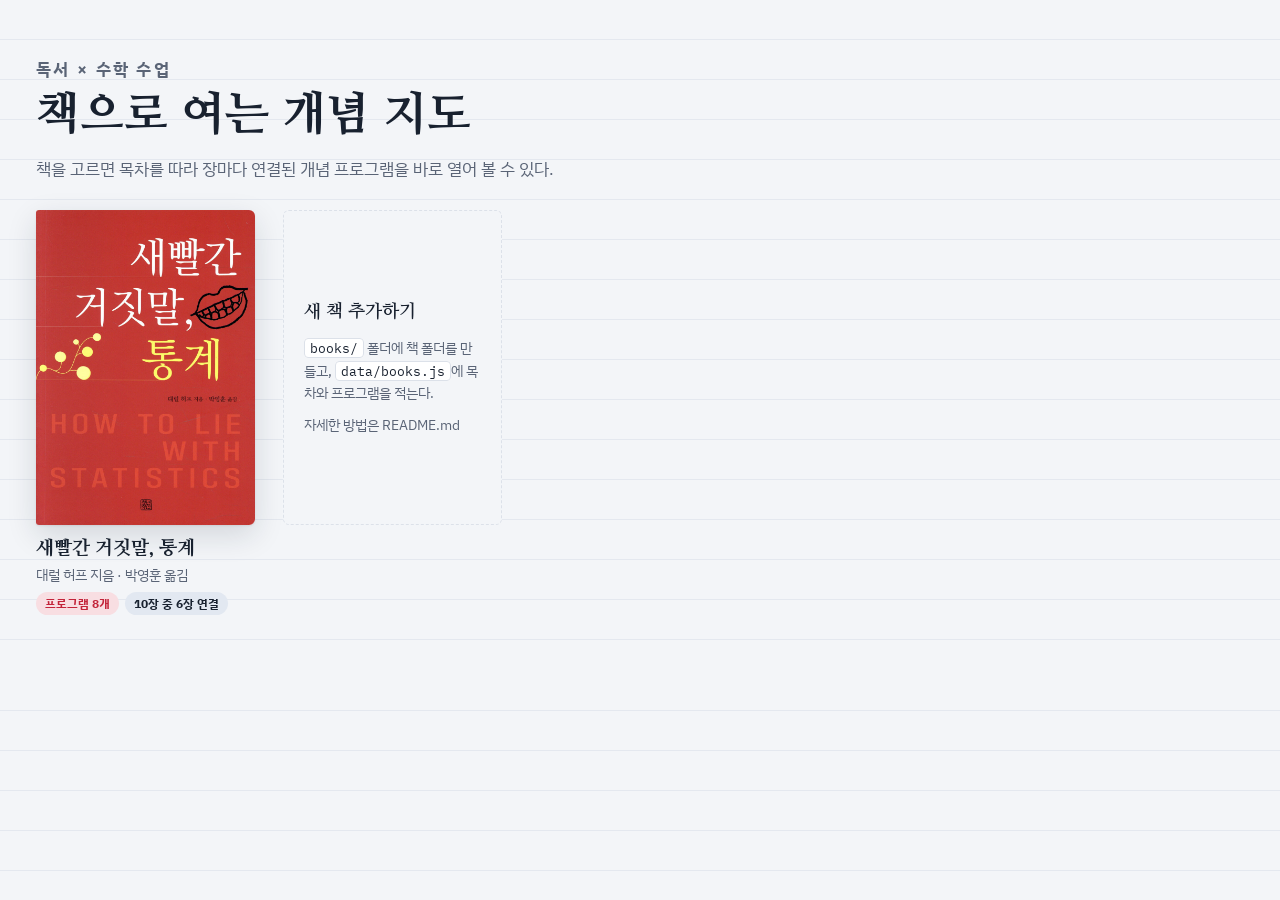
<file: works/book-concept-map/index.html>
<!doctype html>
<html lang="ko">
<head>
<meta charset="utf-8">
<meta name="viewport" content="width=device-width,initial-scale=1,viewport-fit=cover">
<title>책 개념 지도</title>
<link rel="preconnect" href="https://fonts.googleapis.com">
<link rel="preconnect" href="https://fonts.gstatic.com" crossorigin>
<link rel="stylesheet" href="https://fonts.googleapis.com/css2?family=IBM+Plex+Mono:wght@500;600&family=IBM+Plex+Sans+KR:wght@400;500;700&family=Nanum+Myeongjo:wght@700;800&family=Nanum+Pen+Script&display=swap">
<link rel="stylesheet" href="app.css">
</head>
<body>
<main id="app" class="wrap"></main>

<div class="viewer" id="viewer" hidden role="dialog" aria-modal="true" aria-labelledby="vTitle">
  <div class="vbar">
    <button class="btn" id="vClose">← 지도로</button>
    <div class="vhead">
      <span class="vch" id="vCh"></span>
      <span class="vtitle" id="vTitle"></span>
    </div>
    <div class="vnav">
      <button class="btn icon" id="vPrev" aria-label="이전 프로그램">‹</button>
      <button class="btn icon" id="vNext" aria-label="다음 프로그램">›</button>
      <a class="btn" id="vOpen" target="_blank" rel="noopener">새 창</a>
    </div>
  </div>
  <iframe id="vFrame" title="프로그램"></iframe>
</div>

<script src="data/books.js"></script>
<script src="app.js"></script>
</body>
</html>
</file>
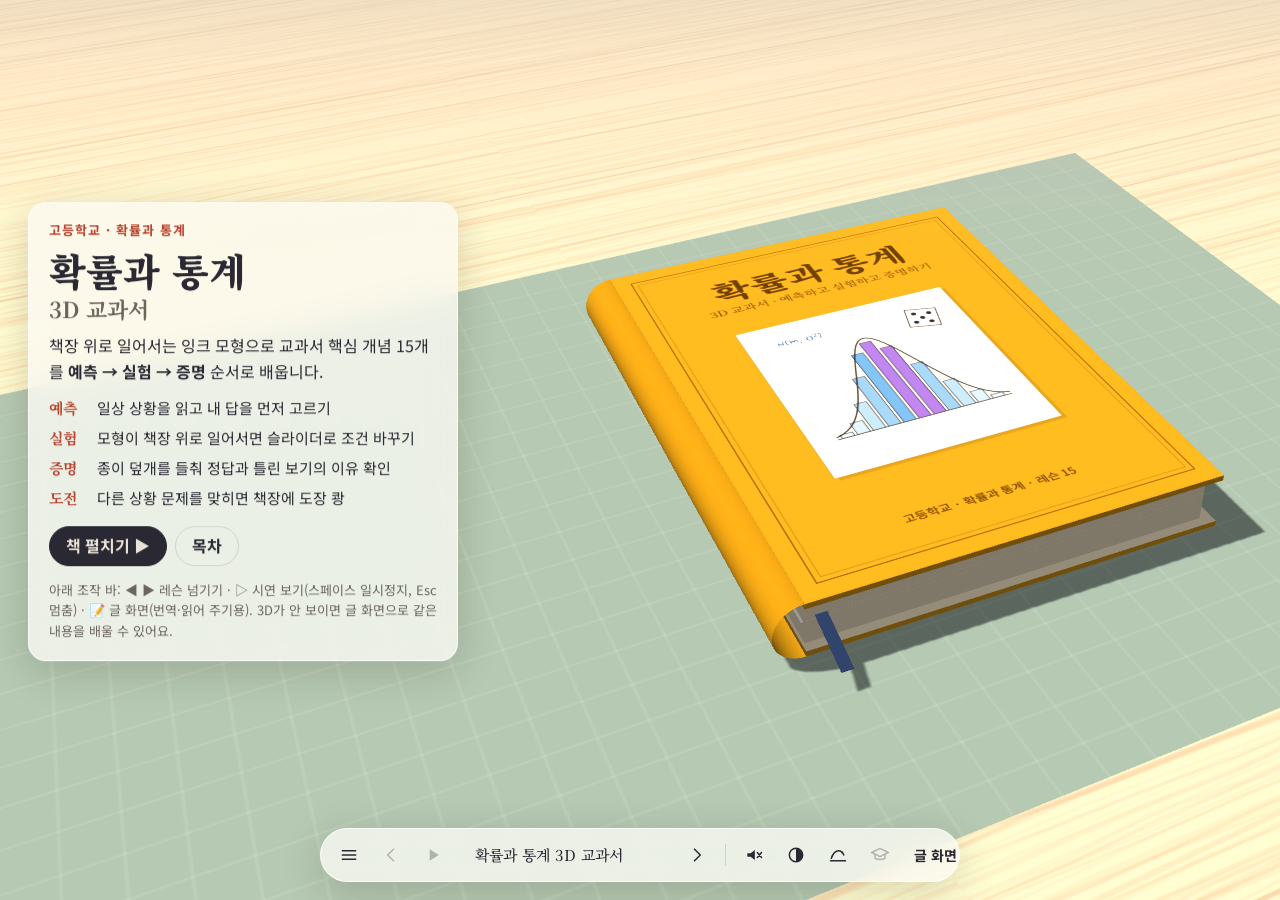
<file: works/prob-3d-textbook/index.html>
<!doctype html>
<html lang="ko">
<head>
<meta charset="utf-8">
<meta name="viewport" content="width=device-width, initial-scale=1">
<title>확률과 통계 3D 교과서</title>
<meta name="description" content="책상 위에 펼친 3D 책에서 확률과 통계(천재교육) 핵심 개념 15개를 예측 → 실험 → 증명 순서로 배웁니다.">
<link rel="preconnect" href="https://fonts.googleapis.com">
<link rel="preconnect" href="https://fonts.gstatic.com" crossorigin>
<link rel="stylesheet" href="https://fonts.googleapis.com/css2?family=Nanum+Pen+Script&family=Noto+Sans+KR:wght@400;500;700&family=Noto+Serif+KR:wght@400;700;900&display=swap">
<style>
:root {
  --bg: #e9e3d7; --ink: #2a2833; --muted: #6a655d; --line: rgba(42, 40, 51, .14);
  --glass: rgba(252, 250, 245, .78); --glassB: rgba(255, 255, 255, .7); --shadow: 0 10px 40px rgba(40, 30, 10, .18);
  --red: #b8432f; --blue: #2d5fa8; --gold: #d39a1a; --good: #2b8a57; --bad: #b8432f;
  --serif: "Noto Serif KR", "Nanum Myeongjo", "Batang", serif; --sans: "Noto Sans KR", "Malgun Gothic", "Apple SD Gothic Neo", sans-serif;
  --hand: "Nanum Pen Script", "Segoe Print", cursive;
  --sideW: min(390px, 34vw); --tryW: min(350px, 30vw);
}
@media (prefers-color-scheme: dark) {
  :root:not([data-theme="light"]) { --bg: #232227; --ink: #ecebf0; --muted: #aaa6b0; --line: rgba(255, 255, 255, .14); --glass: rgba(36, 35, 41, .8); --glassB: rgba(255, 255, 255, .12); --shadow: 0 10px 40px rgba(0, 0, 0, .45); --red: #e6735c; --blue: #7ea6e8; --good: #5cc48b; --bad: #e6735c; }
}
:root[data-theme="dark"] { --bg: #232227; --ink: #ecebf0; --muted: #aaa6b0; --line: rgba(255, 255, 255, .14); --glass: rgba(36, 35, 41, .8); --glassB: rgba(255, 255, 255, .12); --shadow: 0 10px 40px rgba(0, 0, 0, .45); --red: #e6735c; --blue: #7ea6e8; --good: #5cc48b; --bad: #e6735c; }

* { box-sizing: border-box; }
html, body { margin: 0; }
body { background: var(--bg); color: var(--ink); font: 16px/1.6 var(--sans); -webkit-font-smoothing: antialiased; }
button, input { font: inherit; color: inherit; }
.skip { position: absolute; left: -999px; top: 8px; z-index: 50; background: var(--ink); color: var(--bg); padding: 8px 12px; border-radius: 8px; }
.skip:focus { left: 8px; }
:focus-visible { outline: 3px solid var(--blue); outline-offset: 2px; }
[hidden] { display: none !important; }

/* ── 3D 무대 ── */
#stage3d { position: fixed; inset: 0; z-index: 0; }
#scene { width: 100%; height: 100%; display: block; touch-action: none; cursor: grab; }
#scene.drag { cursor: grabbing; }
#scene.hot { cursor: pointer; }
.loading { position: fixed; left: 50%; top: 46%; transform: translate(-50%, -50%); z-index: 1; font: 28px var(--hand); color: var(--muted); pointer-events: none; transition: opacity .6s; }
.loading.done { opacity: 0; }

/* ── 유리 패널 ── */
.glass { background: var(--glass); backdrop-filter: blur(16px) saturate(1.2); -webkit-backdrop-filter: blur(16px) saturate(1.2); border: 1px solid var(--glassB); box-shadow: var(--shadow); }
.panel { border-radius: 18px; padding: 18px 20px; position: relative; }
.kicker { margin: 0 0 6px; font: 700 13px/1.4 var(--sans); letter-spacing: .08em; color: var(--red); text-transform: uppercase; }
h1, h2, h3, h4 { font-family: var(--serif); line-height: 1.3; }
.x { position: absolute; top: 10px; right: 10px; width: 32px; height: 32px; border-radius: 50%; border: 0; background: transparent; cursor: pointer; color: var(--muted); font-size: 16px; }
.x:hover { background: var(--line); }
.row { display: flex; gap: 8px; align-items: center; }
.row.wrap { flex-wrap: wrap; }
.row.between { justify-content: space-between; }
.btn { border: 1px solid var(--line); background: transparent; border-radius: 999px; padding: 9px 16px; cursor: pointer; font-weight: 700; line-height: 1.2; }
.btn.sm { padding: 6px 12px; font-size: 14px; font-weight: 500; }
.btn.primary { background: var(--ink); color: var(--bg); border-color: var(--ink); }
.btn.primary:disabled { opacity: .35; cursor: not-allowed; }
.btn.ghost:hover { background: var(--line); }
.hint, .small { font-size: 14px; color: var(--muted); }
.lock { display: none; font-size: 14px; color: var(--muted); padding: 10px 12px; border: 1px dashed var(--line); border-radius: 12px; }

/* 표지 카드 */
.coverCard { position: fixed; left: 28px; top: 50%; transform: translateY(-54%); width: min(430px, calc(100vw - 32px)); z-index: 5; }
.coverCard h1 { margin: 2px 0 10px; font-size: 38px; font-weight: 900; }
.coverCard h1 span { display: block; font-size: 22px; font-weight: 700; color: var(--muted); }
.coverCard .lead { margin: 0 0 12px; }
.how { margin: 0 0 16px; padding: 0; list-style: none; display: grid; gap: 6px; font-size: 15px; }
.how b { display: inline-block; min-width: 44px; color: var(--red); font-family: var(--serif); }
.note { font-size: 13px; color: var(--muted); margin: 14px 0 0; }

/* 레슨 머리글: 책 화면에서는 숨김(책장에 인쇄됨) */
.lhead .concept { color: var(--muted); margin: 0 0 8px; }
.steps { display: flex; gap: 6px; padding: 0; margin: 8px 0 0; list-style: none; flex-wrap: wrap; }
.steps li { font-size: 13px; padding: 3px 10px; border-radius: 999px; border: 1px solid var(--line); color: var(--muted); }
.steps li.on { color: var(--ink); border-color: var(--ink); }
.steps li.cur { background: var(--ink); color: var(--bg); }

.situation { font-family: var(--serif); font-size: 17px; margin: 0 0 10px; }
.terms { margin: 0 0 10px; font-size: 14px; }
.terms summary { cursor: pointer; color: var(--muted); }
.terms dl { margin: 6px 0 0; display: grid; grid-template-columns: auto 1fr; gap: 4px 10px; }
.terms dt { font-weight: 700; }
.terms dd { margin: 0; }
fieldset.q { border: 0; padding: 0; margin: 0 0 12px; }
fieldset.q legend { font-family: var(--serif); font-weight: 700; font-size: 18px; margin-bottom: 8px; padding: 0; }
.opt { display: flex; gap: 10px; align-items: flex-start; padding: 9px 12px; border: 1px solid var(--line); border-radius: 12px; margin-bottom: 6px; cursor: pointer; background: rgba(255, 255, 255, .04); }
.opt:hover { border-color: var(--ink); }
.opt input { margin-top: 5px; accent-color: var(--blue); }
.opt .mark { font-family: var(--serif); color: var(--muted); }
.opt:has(input:checked) { border-color: var(--blue); box-shadow: inset 0 0 0 1px var(--blue); }
.opt:has(input:disabled) { cursor: default; }

/* 실험 */
.tryhead { display: flex; justify-content: space-between; align-items: center; }
#sliderLabel { font-weight: 700; display: block; margin-top: 4px; }
.sliderrow { display: flex; gap: 12px; align-items: center; margin: 4px 0 10px; }
.sliderrow input { flex: 1; accent-color: var(--blue); height: 28px; }
.sliderrow output { min-width: 76px; text-align: right; font: 700 20px var(--serif); color: var(--blue); }
sub, sup { font-size: .68em; line-height: 0; position: relative; vertical-align: baseline; }
sub { top: .3em; } sup { top: -.45em; }
.keybox { margin: 10px 0 4px; padding: 10px 12px; border-radius: 12px; background: rgba(242, 234, 214, .55); border: 1px solid var(--line); }
.keybox .kl { font: 700 12px var(--sans); color: var(--red); letter-spacing: .06em; }
.keybox .kf { font: 700 17px/1.5 var(--serif); }
.keybox .kx { font: 700 15px/1.5 var(--serif); color: var(--blue); }
.keybox .kx b { font: 700 12px var(--sans); margin-right: 6px; }
.readout { width: 100%; border-collapse: collapse; margin: 12px 0 8px; font-size: 14px; }
.readout caption { text-align: left; font-size: 12px; color: var(--muted); padding-bottom: 4px; }
.readout th { text-align: left; font-weight: 500; padding: 5px 6px 5px 0; border-top: 1px solid var(--line); }
.readout td { text-align: right; padding: 5px 0; border-top: 1px solid var(--line); font-family: var(--serif); white-space: nowrap; }
.readout tr.em th, .readout tr.em td { font-weight: 700; color: var(--blue); }
.legend { display: flex; flex-wrap: wrap; gap: 6px 12px; font-size: 13px; margin-bottom: 8px; }
.legend i { display: inline-block; width: 11px; height: 11px; border-radius: 50%; margin-right: 5px; vertical-align: -1px; }
.fig2d { margin: 6px 0 12px; font-size: 14px; }
.fig2d summary { cursor: pointer; color: var(--muted); }
.fig2d svg { width: 100%; height: auto; background: #fbf8f0; border-radius: 10px; margin-top: 6px; color: #2a2833; }

/* 정답·도전 */
.flapHtml { display: block; width: 100%; text-align: left; border: 0; border-radius: 12px; padding: 18px; cursor: pointer; background: repeating-linear-gradient(135deg, #f1e6cd 0 14px, #ecdfc2 14px 28px); color: #2a2833; box-shadow: 0 6px 16px rgba(0, 0, 0, .15); }
.flapHtml .ftxt { display: block; font: 700 20px var(--serif); }
.flapHtml .fsub { font-size: 14px; color: #6a655d; }
.verdict { font-weight: 700; margin: 0 0 10px; }
.verdict.good { color: var(--good); }
.verdict.bad { color: var(--bad); }
.verdict .sub { display: block; font-weight: 400; color: var(--muted); font-size: 14px; }
.ans { border-left: 4px solid var(--good); padding: 4px 0 4px 12px; margin-bottom: 10px; }
.ans h4 { margin: 0 0 4px; font-size: 17px; }
.ans p { margin: 0; }
.wrongh { font-size: 15px; margin: 12px 0 6px; }
.why { margin: 0 0 12px; padding-left: 18px; font-size: 14px; }
.why li { margin-bottom: 6px; }
.why li.mine { color: var(--bad); }
.tabs { display: flex; gap: 6px; margin: 4px 0 12px; }
.tabs button { border: 1px solid var(--line); background: transparent; border-radius: 999px; padding: 6px 14px; cursor: pointer; }
.tabs button[aria-selected="true"] { background: var(--ink); color: var(--bg); }
.notebox h4 { margin: 12px 0 4px; font-size: 15px; }
.notebox ul { margin: 0; padding-left: 18px; }
.notebox p { margin: 0; font-size: 15px; }
.srctable { width: 100%; border-collapse: collapse; font-size: 14px; }
.srctable th { text-align: left; vertical-align: top; padding: 6px 10px 6px 0; white-space: nowrap; border-top: 1px solid var(--line); }
.srctable td { padding: 6px 0; border-top: 1px solid var(--line); }

/* ── 아래 조작 바(알약) ── */
.pill { position: fixed; left: 50%; bottom: 18px; transform: translateX(-50%); z-index: 20; display: flex; align-items: center; gap: 2px; padding: 6px 8px; border-radius: 999px; max-width: calc(100vw - 16px); }
.ib { width: 40px; height: 40px; border: 0; background: transparent; border-radius: 50%; cursor: pointer; display: grid; place-items: center; flex: none; color: var(--ink); }
.ib:hover { background: var(--line); }
.ib:disabled { opacity: .3; cursor: default; }
.ib svg { width: 20px; height: 20px; fill: none; stroke: currentColor; stroke-width: 1.8; stroke-linecap: round; stroke-linejoin: round; }
.ib svg .fill { fill: currentColor; stroke: none; }
.ib[aria-pressed="true"] { background: var(--ink); color: var(--bg); }
.ib.wide { width: auto; padding: 0 12px; border-radius: 999px; font-size: 14px; font-weight: 700; }
.sep { width: 1px; height: 22px; background: var(--line); margin: 0 6px; flex: none; }
.cap { display: flex; align-items: center; gap: 10px; min-width: 220px; max-width: 420px; padding: 0 10px; font: 500 15px/1.25 var(--serif); }
.cap .num { color: var(--red); font-weight: 700; }
.cap .txt { flex: 1; overflow: hidden; text-overflow: ellipsis; display: -webkit-box; -webkit-line-clamp: 2; -webkit-box-orient: vertical; }
.cap .dots { display: flex; gap: 4px; }
.cap .dots i { width: 6px; height: 6px; border-radius: 3px; background: var(--line); transition: width .25s; }
.cap .dots i.on { width: 16px; background: var(--ink); }
.toast { position: fixed; left: 50%; bottom: 84px; transform: translate(-50%, 10px); z-index: 25; background: var(--ink); color: var(--bg); padding: 8px 16px; border-radius: 999px; font-size: 14px; opacity: 0; pointer-events: none; transition: .25s; max-width: calc(100vw - 32px); }
.toast.show { opacity: 1; transform: translate(-50%, 0); }

/* 확대·축소 버튼: 터치 화면이나 좁은 화면의 책 화면에서만 보임 */
.zoomctl { display: none; position: fixed; right: 12px; bottom: 96px; z-index: 15; flex-direction: column; gap: 2px; padding: 4px; border-radius: 999px; }
@media (pointer: coarse), (max-width: 760px) { body.book .zoomctl { display: flex; } }

/* 목차 서랍 */
.drawer { position: fixed; left: 16px; top: 16px; bottom: 84px; width: min(330px, calc(100vw - 32px)); z-index: 30; border-radius: 18px; padding: 16px 18px; overflow: auto; }
.drawer h2 { margin: 0; font-size: 20px; }
.drawer h3 { font: 700 13px var(--sans); color: var(--red); margin: 14px 0 4px; letter-spacing: .04em; }
.drawer ol { margin: 0; padding: 0; list-style: none; }
.drawer a { display: flex; gap: 8px; align-items: center; padding: 6px 8px; border-radius: 10px; color: inherit; text-decoration: none; font-family: var(--serif); }
.drawer a:hover { background: var(--line); }
.drawer a[aria-current] { background: var(--ink); color: var(--bg); }
.drawer .num { width: 22px; color: var(--muted); font-family: var(--sans); font-size: 13px; }
.drawer a[aria-current] .num { color: inherit; }
.drawer .st { margin-left: auto; color: var(--red); font-family: var(--hand); font-size: 20px; }
.tocCover { margin-top: 8px; }

.foot { display: none; }

/* ═════ 책 화면(3D) ═════ */
body.book { overflow: hidden; height: 100vh; }
body.book .lhead { position: absolute; width: 1px; height: 1px; overflow: hidden; clip: rect(0 0 0 0); }
body.book .panel.side, body.book .panel.try { position: fixed; z-index: 10; overflow: auto; overscroll-behavior: contain; }
body.book .panel.side { left: 20px; top: 20px; width: var(--sideW); max-height: calc(100vh - 110px); }
body.book .panel.side.wide { width: min(480px, 42vw); }
body.book .panel.try { right: 20px; top: 20px; width: var(--tryW); max-height: calc(100vh - 110px); }
body.book .panel.side:not(.open), body.book .panel.try:not(.open) { display: none; }
body.book .panel.try.min .tryfold { display: none; }
body.book .panel.try.min { width: auto; padding: 10px 14px; }
body.book .flapHtml { display: none; }
body.book .panel.open { animation: pop .35s cubic-bezier(.2, .9, .3, 1.2); }
@keyframes pop { from { opacity: 0; transform: translateY(10px) scale(.98); } }
body.still .panel.open { animation: none; }
body.book #cover.away { display: none; }

/* ═════ 글 화면(Text version) ═════ */
body.text #stage3d, body.text .loading { display: none; }
body.text main { max-width: 760px; margin: 0 auto; padding: 24px 16px 120px; }
body.text .coverCard { position: static; transform: none; width: auto; margin-bottom: 18px; }
body.text #cover.away { display: none; }
body.text .panel { margin-bottom: 16px; background: var(--glass); }
body.text .x, body.text #btnTryMin, body.text #btnToFlap { display: none; }
body.text .lhead h1 { font-size: 34px; margin: 4px 0 6px; }
body.text .lock { display: block; }
body.text [data-locked] .body, body.text [data-locked] .flapHtml, body.text [data-locked] #answerBox, body.text [data-locked] #ansNext { display: none; }
body.text .foot { display: block; font-size: 13px; color: var(--muted); }
body.text .panel:not([data-locked]) .lock { display: none; }
body.book .lock { display: none; }

/* ── 좁은 화면: 패널은 아래에서 올라오는 시트 ── */
@media (max-width: 760px) {
  body.book .panel.side, body.book .panel.try, body.book .panel.side.wide { left: 8px; right: 8px; top: auto; bottom: 74px; width: auto; max-height: 42vh; border-radius: 16px; }
  body.book .zoomctl { top: 12px; bottom: auto; right: 10px; }
  .coverCard { left: 8px; right: 8px; top: auto; bottom: 74px; transform: none; width: auto; max-height: 60vh; overflow: auto; }
  .coverCard h1 { font-size: 28px; }
  .how { display: none; }
  .pill { bottom: 8px; padding: 4px; left: 8px; right: 8px; transform: none; }
  .ib { width: 36px; height: 36px; }
  .cap { min-width: 0; flex: 1; font-size: 13px; padding: 0 4px; }
  .cap .dots { display: none; }
  #btnTheme, #btnTeach, .sep { display: none; }
  .toast { bottom: 64px; }
}
@media (prefers-reduced-motion: reduce) { .panel.open { animation: none !important; } }

</style>
</head>
<body>
<a class="skip" href="#main">본문으로 건너뛰기</a>

<div id="stage3d">
  <canvas id="scene" tabindex="0" role="img" aria-label="책상 위에 놓인 확률과 통계 3D 교과서. 끌어서 시점을 돌리고, 휠로 확대·축소할 수 있어요."></canvas>
</div>
<p class="loading" id="loading" role="status">책을 꺼내는 중…</p>
<!-- 터치 화면·좁은 화면용 확대·축소 버튼 (두 손가락으로도 됨) -->
<div class="zoomctl glass" id="zoomCtl" role="group" aria-label="3D 확대·축소">
  <button type="button" class="ib" id="zIn" aria-label="확대"><svg viewBox="0 0 24 24" aria-hidden="true"><path d="M12 5v14M5 12h14"/></svg></button>
  <button type="button" class="ib" id="zOut" aria-label="축소"><svg viewBox="0 0 24 24" aria-hidden="true"><path d="M5 12h14"/></svg></button>
  <button type="button" class="ib" id="zHome" aria-label="시점 처음으로"><svg viewBox="0 0 24 24" aria-hidden="true"><path d="M4 12a8 8 0 1 0 3-6.2M4 4v5h5"/></svg></button>
</div>

<main id="main">
  <!-- 표지 카드 -->
  <section id="cover" class="glass panel coverCard" aria-labelledby="coverH">
    <p class="kicker">고등학교 · 확률과 통계</p>
    <h1 id="coverH">확률과 통계 <span>3D 교과서</span></h1>
    <p class="lead">책장 위로 일어서는 잉크 모형으로 교과서 핵심 개념 15개를 <b>예측 → 실험 → 증명</b> 순서로 배웁니다.</p>
    <ol class="how">
      <li><b>예측</b> 일상 상황을 읽고 내 답을 먼저 고르기</li>
      <li><b>실험</b> 모형이 책장 위로 일어서면 슬라이더로 조건 바꾸기</li>
      <li><b>증명</b> 종이 덮개를 들춰 정답과 틀린 보기의 이유 확인</li>
      <li><b>도전</b> 다른 상황 문제를 맞히면 책장에 도장 쾅</li>
    </ol>
    <div class="row wrap">
      <button type="button" class="btn primary" id="btnOpen">책 펼치기 ▶</button>
      <button type="button" class="btn ghost" id="btnCoverToc">목차</button>
    </div>
    <p class="note">아래 조작 바: ◀ ▶ 레슨 넘기기 · ▷ 시연 보기(스페이스 일시정지, Esc 멈춤) · 📝 글 화면(번역·읽어 주기용). 3D가 안 보이면 글 화면으로 같은 내용을 배울 수 있어요.</p>
  </section>

  <!-- 레슨 -->
  <article id="lesson" hidden aria-labelledby="lTitle">
    <header class="lhead">
      <p class="kicker" id="unitTag"></p>
      <h1 id="lTitle" tabindex="-1"></h1>
      <p class="concept" id="lConcept"></p>
      <ol class="steps" id="steps" aria-label="학습 단계"><li>예측</li><li>실험</li><li>정답</li><li>도전</li><li>완료</li></ol>
    </header>

    <section id="pPredict" class="glass panel side" aria-labelledby="hPred">
      <button type="button" class="x" data-close aria-label="창 닫기">✕</button>
      <p class="kicker" id="hPred">① 예측</p>
      <p class="situation" id="situation"></p>
      <details class="terms"><summary>용어 풀이</summary><dl id="terms"></dl></details>
      <fieldset class="q"><legend id="predQ"></legend><div id="predOpts"></div></fieldset>
      <div class="row wrap"><button type="button" class="btn primary" id="btnStart" disabled>이 답으로 실험 시작 ▶</button><span class="hint" id="startHint" role="status"></span></div>
    </section>

    <section id="pTry" class="glass panel try" aria-labelledby="hTry">
      <div class="lock" data-lock>먼저 예측을 고르고 <b>실험 시작</b>을 누르면 열려요.</div>
      <div class="body">
        <div class="tryhead"><p class="kicker" id="hTry">② 실험</p><button type="button" class="btn ghost sm" id="btnTryMin" aria-expanded="true">접기</button></div>
        <div class="tryfold" id="tryFold">
          <label for="slider" id="sliderLabel"></label>
          <div class="sliderrow"><input type="range" id="slider"><output id="sliderOut" for="slider" aria-live="polite"></output></div>
          <div class="row wrap">
            <button type="button" class="btn ghost sm" id="btnReset">↺ 처음으로</button>
            <button type="button" class="btn ghost sm" id="btnPause" aria-pressed="false">⏸ 움직임 멈춤</button>
            <span id="actions" class="row wrap"></span>
          </div>
          <div class="keybox" id="keyBox" aria-live="polite"></div>
          <table class="readout" aria-live="polite"><caption>계산 결과</caption><tbody id="readout"></tbody></table>
          <div class="legend" id="legend"></div>
          <details class="fig2d"><summary>2D 그림과 생략한 조건</summary><svg id="svgFig" viewBox="0 0 420 220" role="img" aria-label=""></svg><p class="small" id="omitted"></p></details>
          <div class="row"><button type="button" class="btn primary" id="btnToFlap">덮개 들춰 정답 보기 ▶</button></div>
        </div>
      </div>
    </section>

    <section id="pAnswer" class="glass panel side" aria-labelledby="hAns">
      <button type="button" class="x" data-close aria-label="창 닫기">✕</button>
      <p class="kicker" id="hAns">③ 정답과 이유</p>
      <div class="lock" data-lock>실험을 시작하면 정답 덮개를 들출 수 있어요.</div>
      <button type="button" class="flapHtml" id="btnReveal"><span class="ftxt">종이 덮개를 들춰 정답 보기</span><span class="fsub">내 예측을 정했다면 눌러 보세요.</span></button>
      <div id="answerBox" aria-live="polite"></div>
      <div class="row wrap" id="ansNext" hidden>
        <button type="button" class="btn primary" id="btnToApply">도전 문제 풀기 ▶</button>
        <button type="button" class="btn ghost sm" data-teacher="t">교사용 노트</button>
        <button type="button" class="btn ghost sm" data-teacher="s">근거·출처</button>
      </div>
    </section>

    <section id="pApply" class="glass panel side" aria-labelledby="hApp">
      <button type="button" class="x" data-close aria-label="창 닫기">✕</button>
      <p class="kicker" id="hApp">④ 도전 — 다른 상황에 적용하기</p>
      <div class="lock" data-lock>정답 덮개를 들추면 도전 문제가 열려요.</div>
      <div class="body">
        <fieldset class="q"><legend id="aQ"></legend><div id="aOpts"></div></fieldset>
        <div class="row"><button type="button" class="btn primary" id="btnCheck" disabled>확인하기</button></div>
        <div id="aResult" hidden aria-live="polite"></div>
      </div>
    </section>

    <section id="pTeacher" class="glass panel side wide" aria-labelledby="hTea">
      <button type="button" class="x" data-close aria-label="창 닫기">✕</button>
      <p class="kicker" id="hTea">교사용 노트 · 근거와 출처</p>
      <div class="lock" data-lock>정답 덮개를 들추면 열려요.</div>
      <div class="body">
        <div class="tabs" role="tablist"><button type="button" role="tab" id="tabT" aria-selected="true" aria-controls="teacherBox">교사용 노트</button><button type="button" role="tab" id="tabS" aria-selected="false" aria-controls="sourceBox">근거·출처</button></div>
        <div id="teacherBox" role="tabpanel" aria-labelledby="tabT"></div>
        <div id="sourceBox" role="tabpanel" aria-labelledby="tabS" hidden></div>
      </div>
    </section>
  </article>

  <footer class="foot" id="foot">
    <p>3D 장면은 이해를 돕기 위한 단순한 모형입니다. 내용은 천재교육 「확률과 통계」(류희찬 외) 학생용·교사용 교과서의 정의와 공식을 기준으로 했습니다. 책상 위 3D 책의 연출(예측 → 실험 → 증명, 정답 덮개, 도장, 교사용 노트·출처)은 Techartist의 Every Joule에서 아이디어를 얻었으며, 그 책의 코드·그림·글은 사용하지 않았습니다.</p>
  </footer>
</main>

<nav id="toc" class="glass drawer" aria-label="목차" hidden>
  <div class="row between"><h2>목차</h2><button type="button" class="x" id="tocClose" aria-label="목차 닫기">✕</button></div>
  <a href="#/" class="tocCover">표지</a>
  <div id="tocList"></div>
</nav>

<div class="pill glass" id="pill" role="toolbar" aria-label="책 조작">
  <button type="button" class="ib" id="btnToc" aria-label="목차" aria-expanded="false" aria-controls="toc"><svg viewBox="0 0 24 24" aria-hidden="true"><path d="M4 7h16M4 12h16M4 17h16"/></svg></button>
  <button type="button" class="ib" id="btnPrev" aria-label="이전 레슨"><svg viewBox="0 0 24 24" aria-hidden="true"><path d="M15 5l-7 7 7 7"/></svg></button>
  <button type="button" class="ib" id="btnDemo" aria-label="시연 보기" aria-pressed="false"><svg viewBox="0 0 24 24" aria-hidden="true" id="icoDemo"><path d="M8 5l11 7-11 7z" class="fill"/></svg></button>
  <div class="cap" id="cap" role="status" aria-live="polite"><span class="num" id="capNum"></span><span class="txt" id="capTxt">표지</span><span class="dots" id="capDots" aria-hidden="true"></span></div>
  <button type="button" class="ib" id="btnNext" aria-label="다음 레슨"><svg viewBox="0 0 24 24" aria-hidden="true"><path d="M9 5l7 7-7 7"/></svg></button>
  <span class="sep" aria-hidden="true"></span>
  <button type="button" class="ib" id="btnSound" aria-label="소리 켜기" aria-pressed="false"><svg viewBox="0 0 24 24" aria-hidden="true"><path d="M4 10h4l5-4v12l-5-4H4z" class="fill"/><path id="sndWave" d="M16 9l5 6M21 9l-5 6"/></svg></button>
  <button type="button" class="ib" id="btnTheme" aria-label="밝게/어둡게"><svg viewBox="0 0 24 24" aria-hidden="true"><circle cx="12" cy="12" r="8"/><path d="M12 4a8 8 0 0 1 0 16z" class="fill"/></svg></button>
  <button type="button" class="ib" id="btnStill" aria-label="움직임 줄이기" aria-pressed="false"><svg viewBox="0 0 24 24" aria-hidden="true"><path d="M4 16c2-6 6-9 9-9s5 3 6 5M3 19h18"/><circle cx="17" cy="9" r="1.2" class="fill"/></svg></button>
  <button type="button" class="ib" id="btnTeach" aria-label="교사용 노트"><svg viewBox="0 0 24 24" aria-hidden="true"><path d="M2 9l10-5 10 5-10 5z"/><path d="M6 11v5c3 2 9 2 12 0v-5"/></svg></button>
  <button type="button" class="ib wide" id="btnMode" aria-label="글 화면으로 바꾸기"><span id="modeTxt">글 화면</span></button>
</div>
<p class="toast" id="toast" role="status" aria-live="polite"></p>
<noscript><p style="padding:16px">이 페이지는 JavaScript가 필요합니다.</p></noscript>

<script>
/* lib.js — 수학 계산, 난수, SVG 도우미 (화면과 무관한 순수 함수) */
var MX = (function () {
  var fact = function (n) { var r = 1; for (var i = 2; i <= n; i++) r *= i; return r; };
  var nPr = function (n, r) { var x = 1; for (var i = 0; i < r; i++) x *= (n - i); return x; };
  var nCr = function (n, r) {
    if (r < 0 || r > n) return 0;
    r = Math.min(r, n - r);
    var x = 1;
    for (var i = 1; i <= r; i++) x = x * (n - r + i) / i;
    return Math.round(x);
  };
  var nHr = function (n, r) { return nCr(n + r - 1, r); };
  var gcd = function (a, b) { return b ? gcd(b, a % b) : Math.abs(a); };
  /* 기약분수 문자열 */
  var frac = function (n, d) {
    var g = gcd(n, d) || 1; n /= g; d /= g;
    return d === 1 ? String(n) : n + '/' + d;
  };
  /* 오차함수 (Abramowitz–Stegun 7.1.26, 오차 1.5e-7) */
  var erf = function (x) {
    var s = x < 0 ? -1 : 1; x = Math.abs(x);
    var t = 1 / (1 + 0.3275911 * x);
    var y = 1 - (((((1.061405429 * t - 1.453152027) * t) + 1.421413741) * t - 0.284496736) * t + 0.254829592) * t * Math.exp(-x * x);
    return s * y;
  };
  var Phi = function (z) { return 0.5 * (1 + erf(z / Math.SQRT2)); };      /* 표준정규분포의 누적확률 */
  var pdf = function (x, m, s) { return Math.exp(-0.5 * Math.pow((x - m) / s, 2)) / (s * Math.sqrt(2 * Math.PI)); };
  var binom = function (n, p, r) { return nCr(n, r) * Math.pow(p, r) * Math.pow(1 - p, n - r); };
  /* 시작값이 같으면 항상 같은 결과를 내는 난수 (mulberry32) */
  var rng = function (seed) {
    var a = (seed >>> 0) || 1;
    return function () {
      a = (a + 0x6D2B79F5) >>> 0;
      var t = a;
      t = Math.imul(t ^ (t >>> 15), t | 1);
      t ^= t + Math.imul(t ^ (t >>> 7), t | 61);
      return ((t ^ (t >>> 14)) >>> 0) / 4294967296;
    };
  };
  var normal = function (rand) {
    var u = 0, v = 0;
    while (u === 0) u = rand();
    v = rand();
    return Math.sqrt(-2 * Math.log(u)) * Math.cos(2 * Math.PI * v);
  };
  /* 0..n-1 중 r개를 고르는 조합을 모두 (사전식) */
  var combos = function (n, r) {
    var out = [], cur = [];
    (function rec(s) {
      if (cur.length === r) { out.push(cur.slice()); return; }
      for (var i = s; i < n; i++) { cur.push(i); rec(i + 1); cur.pop(); }
    })(0);
    return out;
  };
  var fx = function (x, d) { return Number(x).toFixed(d === undefined ? 4 : d); };
  var clamp = function (x, a, b) { return Math.max(a, Math.min(b, x)); };
  return { fact: fact, nPr: nPr, nCr: nCr, nHr: nHr, gcd: gcd, frac: frac, erf: erf, Phi: Phi, pdf: pdf, binom: binom, rng: rng, normal: normal, combos: combos, fx: fx, clamp: clamp };
})();

/* 색 팔레트 (3D와 2D에서 함께 사용) */
var COL = { red: '#e4572e', blue: '#2e86de', green: '#2bb673', amber: '#f2a516', purple: '#8e5bd9', gray: '#8a8f98', teal: '#17a2b8', pink: '#e0529c', ink: '#2b2a33' };
var PAL = [COL.blue, COL.green, COL.amber, COL.purple, COL.pink, COL.teal, COL.red, COL.gray];

/* SVG 조각 만들기 */
var SV = (function () {
  var f = function (x) { return Math.round(x * 100) / 100; };
  var t = function (x, y, s, o) {
    o = o || {};
    return '<text x="' + f(x) + '" y="' + f(y) + '" font-size="' + (o.size || 12) + '" text-anchor="' + (o.anchor || 'middle') + '" fill="' + (o.fill || 'currentColor') + '"' + (o.weight ? ' font-weight="' + o.weight + '"' : '') + '>' + s + '</text>';
  };
  var c = function (x, y, r, fill, o) {
    o = o || {};
    return '<circle cx="' + f(x) + '" cy="' + f(y) + '" r="' + f(r) + '" fill="' + (fill || 'none') + '" stroke="' + (o.stroke || 'none') + '" stroke-width="' + (o.w || 1) + '"' + (o.op ? ' opacity="' + o.op + '"' : '') + '/>';
  };
  var r = function (x, y, w, h, fill, o) {
    o = o || {};
    return '<rect x="' + f(x) + '" y="' + f(y) + '" width="' + f(w) + '" height="' + f(Math.max(h, 0)) + '" rx="' + (o.rx || 0) + '" fill="' + (fill || 'none') + '" stroke="' + (o.stroke || 'none') + '" stroke-width="' + (o.w || 1) + '"' + (o.op ? ' opacity="' + o.op + '"' : '') + '/>';
  };
  var l = function (x1, y1, x2, y2, stroke, w, dash) {
    return '<line x1="' + f(x1) + '" y1="' + f(y1) + '" x2="' + f(x2) + '" y2="' + f(y2) + '" stroke="' + (stroke || 'currentColor') + '" stroke-width="' + (w || 1) + '"' + (dash ? ' stroke-dasharray="' + dash + '"' : '') + '/>';
  };
  var p = function (d, fill, stroke, w, op) {
    return '<path d="' + d + '" fill="' + (fill || 'none') + '" stroke="' + (stroke || 'none') + '" stroke-width="' + (w || 1) + '"' + (op ? ' opacity="' + op + '"' : '') + '/>';
  };
  return { f: f, t: t, c: c, r: r, l: l, p: p };
})();

if (typeof module !== 'undefined') module.exports = { MX: MX, COL: COL, PAL: PAL, SV: SV };

/* lessons_1.js — Ⅰ. 경우의 수 (5개 레슨) */
var LESSONS = (typeof LESSONS === 'undefined') ? [] : LESSONS;
(function () {
  var fact = MX.fact, nCr = MX.nCr, nHr = MX.nHr, t = SV.t, c = SV.c, r_ = SV.r, l = SV.l;
  var SUP = ['⁰', '¹', '²', '³', '⁴', '⁵', '⁶', '⁷', '⁸', '⁹'];
  var sup = function (n) { return String(n).split('').map(function (d) { return SUP[+d]; }).join(''); };
  var SUB = ['₀', '₁', '₂', '₃', '₄', '₅', '₆', '₇', '₈', '₉'];
  var sub = function (n) { return String(n).split('').map(function (d) { return SUB[+d]; }).join(''); };
  var UNIT = 'Ⅰ. 경우의 수';

  /* ───────── 1. 원순열 ───────── */
  LESSONS.push({
    id: 'circ', unit: UNIT, title: '원순열', concept: '서로 다른 n개를 원형으로 배열하는 원순열의 수는 (n−1)!',
    source: 'Ⅰ. 경우의 수 › 순열과 조합 › 원순열',
    terms: [['순열', '서로 다른 n개에서 r개를 택하여 일렬로 나열하는 것'], ['원순열', '서로 다른 것을 원형으로 배열하는 순열. 회전하여 일치하는 것은 같은 것으로 본다']],
    situation: '가족 4명(A·B·C·D)이 둥근 식탁에 둘러앉습니다. 자리에 번호는 없고, 모두 한 칸씩 옆으로 옮겨 앉아도 <b>누구 옆에 누가 앉았는지</b>는 그대로입니다.',
    predict: {
      q: 'A·B·C·D 4명이 원탁에 앉는 서로 다른 방법은 모두 몇 가지일까요?',
      options: [
        { t: '24가지 (4!)', ok: false, why: '4명을 일렬로 세우면 4!=24가지가 맞지만, 원탁에서는 돌려서 겹치는 배열을 같은 것으로 봅니다. 24가지 안에는 같은 배열이 여러 번 들어 있습니다.' },
        { t: '12가지 (4! ÷ 2)', ok: false, why: '한 배열을 돌려서 얻는 같은 배열은 자리 수만큼, 즉 4개입니다. 나누는 수는 2가 아니라 4입니다.' },
        { t: '6가지 (3!)', ok: true, why: '일렬로 세우는 4!가지를 4개씩 한 묶음(회전으로 겹치는 배열)으로 묶으면 4!÷4=3!=6가지입니다. A의 자리를 고정하고 나머지 3명을 줄 세운다고 생각해도 3!입니다.' },
        { t: '4가지', ok: false, why: '4는 한 배열을 돌려서 만들 수 있는 배열의 개수일 뿐, 서로 다른 배열의 수가 아닙니다.' }
      ]
    },
    slider: { label: '사람 수 n', min: 3, max: 8, step: 1, value: 4, fmt: function (v) { return v + '명'; } },
    calc: function (n) {
      return [
        ['일렬로 세우는 방법 n!', fact(n) + '가지'],
        ['돌려서 같아지는 배열', '한 배열당 ' + n + '개'],
        ['원순열의 수 n!÷n = (n−1)!', fact(n - 1) + '가지', 1]
      ];
    },
    svgAlt: '원탁에 앉은 n명의 그림과 원순열 계산식',
    svg: function (n) {
      var cx = 105, cy = 112, R = 70, s = c(cx, cy, 44, '#e9d8bd', { stroke: '#b99a6b', w: 2 });
      for (var i = 0; i < n; i++) {
        var a = -Math.PI / 2 + 2 * Math.PI * i / n, x = cx + R * Math.cos(a), y = cy + R * Math.sin(a);
        s += c(x, y, 14, i === 0 ? COL.amber : PAL[i % PAL.length], { stroke: i === 0 ? '#7a5200' : 'none', w: 2 }) + t(x, y + 4, String.fromCharCode(65 + i), { fill: '#fff', weight: 700 });
      }
      s += t(cx, cy + 4, '원탁', { size: 12 });
      s += t(220, 70, '일렬로 세우면 ' + n + '! = ' + fact(n), { anchor: 'start' });
      s += t(220, 98, '돌려서 겹치는 ' + n + '가지가 한 묶음', { anchor: 'start' });
      s += t(220, 132, '원순열 = ' + n + '! ÷ ' + n, { anchor: 'start', weight: 700 });
      s += t(220, 156, '= (' + n + '−1)! = ' + fact(n - 1), { anchor: 'start', weight: 700, fill: COL.green });
      s += t(220, 190, '(금색 A를 고정하고 나머지를 줄 세워도 같은 값)', { anchor: 'start', size: 10 });
      return s;
    },
    omitted: '의자 모양·크기와 앉은 방향(앞을 보는지 등)은 생략했습니다. 거울에 비친 배열은 서로 다른 배열로 셉니다. 자리에 번호가 붙어 있으면 돌려도 달라지므로 원순열이 아니라 n!입니다.',
    legend: [[COL.amber, '고정 기준 A']],
    apply: {
      q: '남학생 3명과 여학생 3명이 원탁에 둘러앉을 때, 남녀가 번갈아 앉는 방법은 모두 몇 가지일까요?',
      options: [
        { t: '6가지', ok: false, why: '여학생 3명을 배열하는 3!만 센 값입니다. 남학생 3명이 원탁에 앉는 방법도 곱해야 합니다.' },
        { t: '12가지', ok: true, why: '남학생 3명이 원탁에 앉는 원순열은 (3−1)!=2가지. 그 사이사이 3개의 자리에 여학생 3명을 앉히는 방법은 3!=6가지. 곱의 법칙으로 2×6=12가지입니다.' },
        { t: '36가지', ok: false, why: '3!×3!입니다. 남학생도 일렬로 센 것인데, 원탁에서는 돌려서 겹치는 3가지씩이 같으므로 남학생은 2가지로 세야 합니다.' },
        { t: '120가지', ok: false, why: '(6−1)!, 즉 6명이 조건 없이 원탁에 앉는 방법입니다. 남녀가 번갈아 앉는다는 조건을 쓰지 않았습니다.' }
      ]
    },
    build3d: function (X) {
      var T = X.T, H = X.H, g = X.g, table = new T.Group(), people = [];
      g.add(table);
      var top = H.cyl(2.0, 2.0, 0.14, '#caa77c'); table.add(top);
      var ped = H.cyl(0.35, 0.55, 1.1, '#a98760'); ped.position.y = -0.62; g.add(ped);
      return {
        cam: { theta: 0.5, phi: 1.05, r: 9.5, t: [0, 0.3, 0] },
        update: function (n) {
          people.forEach(function (p) { table.remove(p); H.free(p); }); people = [];
          for (var i = 0; i < n; i++) {
            var a = 2 * Math.PI * i / n, p = new T.Group();
            var body = H.sph(0.38, i === 0 ? COL.amber : PAL[i % PAL.length]); body.position.y = 0.55; p.add(body);
            var lab = H.label(String.fromCharCode(65 + i), { size: 0.75 }); lab.position.y = 1.3; p.add(lab);
            if (i === 0) { var ring = new T.Mesh(new T.TorusGeometry(0.55, 0.05, 8, 28), H.mat(COL.amber, { emissive: '#7a5200' })); ring.rotation.x = Math.PI / 2; ring.position.y = 0.12; p.add(ring); }
            p.position.set(Math.cos(a) * 2.9, 0.08, Math.sin(a) * 2.9);
            table.add(p); people.push(p);
          }
        },
        tick: function (time) { table.rotation.y = time * 0.4; }
      };
    }
  });

  /* ───────── 2. 중복순열 ───────── */
  LESSONS.push({
    id: 'rep', unit: UNIT, title: '중복순열', concept: '서로 다른 n개에서 중복을 허락하여 r개를 택하는 중복순열의 수 ₙΠᵣ = nʳ',
    source: 'Ⅰ. 경우의 수 › 순열과 조합 › 중복순열',
    terms: [['중복순열', '서로 다른 n개에서 중복을 허락하여 r개를 택하는 순열. 그 수를 기호 ₙΠᵣ로 나타내며 ₙΠᵣ = nʳ']],
    situation: '신호판에 깃발을 꽂는 칸이 r개 있습니다. 깃발은 <b>빨강·파랑·초록</b> 3가지 색이고, 같은 색을 여러 칸에 꽂아도 됩니다.',
    predict: {
      q: '칸이 3개일 때와 4개일 때를 비교합니다. 칸을 한 개 더 늘리면 만들 수 있는 신호의 수는 어떻게 될까요?',
      options: [
        { t: '3가지가 더 늘어난다 (+3)', ok: false, why: '새로 늘린 칸에도 색을 3가지 중에서 고를 수 있습니다. 이 선택이 기존의 모든 신호마다 따로 붙으므로 더하기가 아니라 곱하기입니다.' },
        { t: '4가지가 더 늘어난다 (+4)', ok: false, why: '4는 칸의 수일 뿐 색의 가짓수가 아닙니다. 늘어나는 것은 “색을 고르는 선택”이므로 3과 관계됩니다.' },
        { t: '2배가 된다', ok: false, why: '색이 2가지일 때의 이야기입니다. 이 문제에서는 새 칸에 3가지 색을 고를 수 있습니다.' },
        { t: '3배가 된다', ok: true, why: '기존의 신호 하나하나 뒤에 3가지 색 중 하나를 붙일 수 있으므로 3배가 됩니다. 그래서 r칸이면 3×3×…×3(r번)=3ʳ가지입니다.' }
      ]
    },
    slider: { label: '칸의 수 r', min: 1, max: 6, step: 1, value: 3, fmt: function (v) { return v + '칸'; } },
    calc: function (r) {
      return [['각 칸에서 고르는 색', '3가지'], ['중복순열의 수 ₃Πᵣ = 3ʳ', '3' + sup(r) + ' = ' + Math.pow(3, r) + '가지', 1], ['칸을 1개 늘리면', '×3 → ' + Math.pow(3, r + 1) + '가지']];
    },
    svgAlt: '칸 수에 따라 3의 거듭제곱으로 늘어나는 신호 수 막대 그래프',
    svg: function (r) {
      var s = '', x0 = 36, bw = 28;
      for (var k = 1; k <= 6; k++) {
        var v = Math.pow(3, k), h = v / 729 * 130, x = x0 + (k - 1) * 40;
        s += r_(x, 170 - h, bw, h, k === r ? COL.amber : '#b9c3d6', { stroke: k === r ? '#7a5200' : 'none', w: 2 });
        s += t(x + bw / 2, 164 - h, v, { size: 10, weight: k === r ? 700 : 400 }) + t(x + bw / 2, 186, k + '칸', { size: 10 });
      }
      s += l(30, 170, 290, 170);
      var cell = '';
      for (var i = 0; i < r; i++) { cell += r_(305 + (i % 3) * 36, 40 + Math.floor(i / 3) * 40, 30, 30, '#fff', { stroke: COL.ink, w: 1.5 }) + c(320 + (i % 3) * 36, 55 + Math.floor(i / 3) * 40, 8, [COL.red, COL.blue, COL.green][i % 3]); }
      s += cell + t(350, 140, '3×…×3 (' + r + '번)', { size: 11 }) + t(350, 160, '= 3' + sup(r) + ' = ' + Math.pow(3, r), { weight: 700, fill: COL.green });
      return s;
    },
    omitted: '깃발 모양과 꽂는 방향은 생략했습니다. 칸마다 색을 고를 수 있는 가짓수(3가지)가 항상 같다고 가정합니다. 3D의 노란 선은 가능한 신호 중 하나를 차례로 보여 줍니다.',
    legend: [[COL.red, '빨강'], [COL.blue, '파랑'], [COL.green, '초록'], [COL.amber, '지금 보는 신호']],
    apply: {
      q: '서로 다른 사탕 3개를 4명의 친구에게 나누어 줍니다. 한 사람이 사탕을 여러 개 받아도 될 때, 나누어 주는 방법은 모두 몇 가지일까요?',
      options: [
        { t: '12가지', ok: false, why: '4×3입니다. 사탕이 3개이므로 “누구에게 줄지”를 고르는 일이 3번 있고, 매번 4명 모두 고를 수 있습니다.' },
        { t: '24가지', ok: false, why: '₄P₃입니다. 한 사람이 한 개만 받는 경우(중복 불가)의 수이므로, 한 사람이 여러 개를 받는 경우가 빠졌습니다.' },
        { t: '81가지', ok: false, why: '4ᵃ에서 밑과 지수를 바꾼 3⁴입니다. 사탕 3개 각각이 4명 중 한 명을 고르므로 밑은 4, 지수는 3입니다.' },
        { t: '64가지', ok: true, why: '사탕마다 받을 친구를 4명 중에서 고르는 중복순열입니다. 4×4×4=4³=64가지입니다.' }
      ]
    },
    build3d: function (X) {
      var T = X.T, H = X.H, g = X.g, holder = new T.Group(), st = { r: 3, levels: [], idx: -1 };
      g.add(holder);
      var tr = []; for (var i = 0; i < 7; i++) { var m = H.sph(0.2, COL.amber, { emissive: '#7a5200' }); m.visible = false; g.add(m); tr.push(m); }
      var CC = [COL.red, COL.blue, COL.green];
      function rebuild(r) {
        H.clear(holder); st.r = r; st.levels = [[{ x: 0, y: 0, z: 0, c: -1 }]];
        var total = 1, k, i;
        for (k = 1; k <= r; k++) {
          var cnt = Math.pow(3, k), arr = [];
          for (i = 0; i < cnt; i++) {
            var par = st.levels[k - 1][Math.floor(i / 3)], cc = i % 3;
            arr.push({ x: ((i + 0.5) / cnt - 0.5) * 11, y: 0, z: par.z + (cc - 1) * 1.1 / k, c: cc });
          }
          st.levels.push(arr); total += cnt;
        }
        /* 수형도를 책장 위에 눕힘: 뿌리는 뒤쪽, 단계마다 앞으로 (2차는 공중에 세워져 그림자가 흩어졌음) */
        var rad = r >= 5 ? 0.11 : 0.16, depth = Math.min(1.7, 8 / Math.max(r, 1));
        for (k = 0; k <= r; k++) st.levels[k].forEach(function (n) { n.y = rad; n.z = (k - r / 2) * depth; });
        var geo = new T.SphereGeometry(rad, 10, 8), im = new T.InstancedMesh(geo, H.mat('#ffffff'), total), mtx = new T.Matrix4(), idx = 0, seg = [];
        for (k = 0; k <= r; k++) st.levels[k].forEach(function (n, j) {
          mtx.setPosition(n.x, n.y, n.z); im.setMatrixAt(idx, mtx);
          im.setColorAt(idx, new T.Color(n.c < 0 ? COL.gray : CC[n.c])); idx++;
          if (k > 0) { var p = st.levels[k - 1][Math.floor(j / 3)]; seg.push(p.x, p.y, p.z, n.x, n.y, n.z); }
        });
        holder.add(im);
        if (seg.length) holder.add(H.segs(seg, '#8a8f98'));
        st.idx = -1;
      }
      return {
        cam: { theta: 0.35, phi: 1.2, r: 15, t: [0, 0, 0], bookPhi: 0.62 },
        update: function (r) { rebuild(r); },
        tick: function (time) {
          var cnt = Math.pow(3, st.r), L = Math.floor(time * 1.6) % cnt;
          if (L === st.idx && time > 0) return; st.idx = L;
          for (var k = 0; k < 7; k++) {
            if (k > st.r) { tr[k].visible = false; continue; }
            var n = st.levels[k][Math.floor(L / Math.pow(3, st.r - k))];
            tr[k].visible = true; tr[k].position.set(n.x, 0.2, n.z);
          }
        }
      };
    }
  });

  /* ───────── 3. 같은 것이 있는 순열 ───────── */
  LESSONS.push({
    id: 'dup', unit: UNIT, title: '같은 것이 있는 순열', concept: 'n개 중에서 같은 것이 각각 p개, q개, …, r개씩 있을 때, n개를 일렬로 나열하는 순열의 수는 n!/(p!q!⋯r!)',
    source: 'Ⅰ. 경우의 수 › 순열과 조합 › 같은 것이 있는 순열',
    terms: [['같은 것이 있는 순열', 'n개 중에서 같은 것이 각각 p개, q개, …, r개씩 있을 때, n개를 일렬로 나열하는 순열. 그 수는 n!/(p!q!⋯r!) (단, p+q+⋯+r=n)']],
    situation: '구슬 5개를 일렬로 놓습니다. 그중 <b>k개는 똑같은 빨간 구슬</b>이고, 나머지는 서로 다른 색입니다. 빨간 구슬끼리 자리를 바꿔도 보기에는 달라지지 않습니다.',
    predict: {
      q: '5개가 모두 다르면 5!=120가지입니다. 이 중 3개가 똑같은 빨간 구슬일 때 서로 다른 배열은 몇 가지일까요?',
      options: [
        { t: '120가지 그대로', ok: false, why: '빨간 구슬 3개를 서로 다르게 본 값입니다. 같은 빨간 구슬끼리 바꿔 놓은 배열은 눈으로 구별되지 않습니다.' },
        { t: '40가지 (120 ÷ 3)', ok: false, why: '빨간 구슬 3개를 줄 세우는 방법은 3가지가 아니라 3!=6가지입니다. 나누는 수를 6으로 해야 합니다.' },
        { t: '20가지 (120 ÷ 3!)', ok: true, why: '빨간 구슬 3개를 구별하면 서로 다른 배열 하나가 3!=6개의 구별되는 배열에서 나옵니다. 따라서 120÷6=20가지입니다.' },
        { t: '60가지 (120 ÷ 2)', ok: false, why: '2로 나누는 경우는 같은 구슬이 2개일 때(2!)입니다. 이번에는 3개이므로 3!으로 나눕니다.' }
      ]
    },
    slider: { label: '빨간 구슬의 수 k', min: 1, max: 5, step: 1, value: 3, fmt: function (v) { return v + '개'; } },
    calc: function (k) {
      return [['모두 다르다고 볼 때 5!', '120가지'], ['빨간 구슬끼리 바꾸는 k!', fact(k) + '가지씩 겹침'], ['서로 다른 배열 5! ÷ k!', 120 / fact(k) + '가지', 1]];
    },
    svgAlt: '빨간 구슬 k개와 다른 색 구슬이 일렬로 놓인 그림과 계산식',
    svg: function (k) {
      var s = '', cols = [COL.blue, COL.green, COL.amber, COL.purple, COL.pink];
      for (var i = 0; i < 5; i++) s += c(50 + i * 42, 50, 15, i < k ? COL.red : cols[i - k] || COL.gray, { stroke: '#fff', w: 1.5 });
      s += t(50 + 2 * 42, 85, '빨간 구슬 ' + k + '개 · 나머지 ' + (5 - k) + '개는 모두 다른 색', { size: 11 });
      s += t(30, 130, '5! = 120', { anchor: 'start' }) + t(30, 152, '÷ ' + k + '! = ' + fact(k), { anchor: 'start' });
      s += t(30, 182, '= ' + (120 / fact(k)) + '가지', { anchor: 'start', size: 16, weight: 700, fill: COL.green });
      var h1 = 120 / 120 * 90, h2 = Math.max(120 / fact(k) / 120 * 90, 2);
      s += r_(250, 195 - h1, 40, h1, '#b9c3d6') + r_(320, 195 - h2, 40, h2, COL.teal) + l(240, 195, 380, 195);
      s += t(270, 190 - h1, '120', { size: 10 }) + t(340, 190 - h2, 120 / fact(k), { size: 10, weight: 700 }) + t(270, 212, '모두 다름', { size: 10 }) + t(340, 212, '같은 것 있음', { size: 10 });
      return s;
    },
    omitted: '구슬의 크기·무게는 같고 색만 다르다고 가정했습니다. 3D에서 빨간 구슬끼리 서로 자리를 바꾸며 돌아도 배열은 그대로이므로 새로운 배열로 세지 않습니다.',
    legend: [[COL.red, '같은 빨간 구슬'], ['#b9c3d6', '5! (모두 다를 때)'], [COL.teal, '같은 것이 있을 때']],
    apply: {
      q: 'banana(바나나)의 6개 철자를 모두 사용하여 일렬로 나열하는 경우의 수는 몇 가지일까요? (b 1개, a 3개, n 2개)',
      options: [
        { t: '720가지', ok: false, why: '6!, 곧 6개가 모두 다르다고 본 값입니다. a와 n이 같은 철자인 것을 반영하지 않았습니다.' },
        { t: '360가지', ok: false, why: '6!÷2!입니다. n이 2개인 것만 반영했고, a가 3개인 것(3!)을 나누지 않았습니다.' },
        { t: '120가지', ok: false, why: '6!÷3!입니다. a가 3개인 것만 반영했고, n이 2개인 것(2!)을 나누지 않았습니다.' },
        { t: '60가지', ok: true, why: '같은 것이 있는 순열의 수 6!÷(3!×2!×1!)=720÷12=60가지입니다.' }
      ]
    },
    build3d: function (X) {
      var T = X.T, H = X.H, g = X.g, balls = [], K = 3, bx = [];
      for (var i = 0; i < 5; i++) { var b = H.sph(0.45, COL.red); b.position.set((i - 2) * 1.35, 0.5, 0); g.add(b); balls.push(b); bx.push((i - 2) * 1.35); }
      var floor = H.box(8, 0.1, 2.6, '#d9d2bf'); floor.position.set(0, -0.05, 0); g.add(floor);
      var tall = H.cyl(0.7, 0.7, 3, '#b9c3d6'); tall.position.set(-3.6, 1.5, -3.6); g.add(tall);
      var res = H.cyl(0.7, 0.7, 1, COL.teal); g.add(res);
      var l1 = H.label('120', { size: 0.8 }); l1.position.set(-3.6, 3.6, -3.6); g.add(l1);
      var l2 = H.dyn({ size: 0.8 }); g.add(l2.sprite);
      var cols = [COL.blue, COL.green, COL.amber, COL.purple, COL.pink];
      return {
        cam: { theta: 0.3, phi: 1.05, r: 11, t: [0, 1.2, -1] },
        update: function (k) {
          K = k;
          balls.forEach(function (b, i) { b.material.color.set(i < k ? COL.red : cols[i - k]); });
          var v = 120 / fact(k), h = Math.max(v / 120 * 3, 0.08);
          res.scale.y = h; res.position.set(3.6, h / 2, -3.6);
          l2.sprite.position.set(3.6, h + 0.6, -3.6); l2.set(String(v));
        },
        tick: function (time) {
          balls.forEach(function (b, i) { b.position.x = bx[i]; b.position.z = 0; });
          [[0, 1, 0], [2, 3, 1.7]].forEach(function (p) {
            if (p[1] < K) {
              var th = time * 1.8 + p[2], R = (bx[p[1]] - bx[p[0]]) / 2, cx = (bx[p[0]] + bx[p[1]]) / 2;
              balls[p[0]].position.set(cx - R * Math.cos(th), 0.5, R * 0.7 * Math.sin(th));
              balls[p[1]].position.set(cx + R * Math.cos(th), 0.5, -R * 0.7 * Math.sin(th));
            }
          });
        }
      };
    }
  });

  /* ───────── 4. 중복조합 ───────── */
  LESSONS.push({
    id: 'comb', unit: UNIT, title: '중복조합', concept: '서로 다른 n개에서 중복을 허락하여 r개를 택하는 중복조합의 수 ₙHᵣ = ₙ₊ᵣ₋₁Cᵣ',
    source: 'Ⅰ. 경우의 수 › 순열과 조합 › 중복조합',
    terms: [['조합', '서로 다른 n개에서 순서를 생각하지 않고 r개를 택하는 것'], ['중복조합', '서로 다른 n개에서 중복을 허락하여 r개를 택하는 조합. 그 수를 기호 ₙHᵣ로 나타내며 ₙHᵣ = ₙ₊ᵣ₋₁Cᵣ']],
    situation: '과일 가게에서 <b>사과·배·귤</b> 3종류 중 r개를 고릅니다. 같은 종류를 여러 개 담아도 되고, 담는 순서는 상관없습니다.',
    predict: {
      q: '3종류의 과일에서 3개를 고르는 방법(순서는 생각하지 않고, 같은 종류를 중복하여 골라도 됨)은 모두 몇 가지일까요?',
      options: [
        { t: '27가지 (3³)', ok: false, why: '고르는 순서까지 구별하는 중복순열의 값입니다. 사과·사과·배와 배·사과·사과는 담긴 과일이 같으므로 한 가지입니다.' },
        { t: '1가지 (₃C₃)', ok: false, why: '서로 다른 3개를 모두 고르는 한 가지뿐인 경우입니다. 같은 종류를 중복해서 고르는 경우가 빠졌습니다.' },
        { t: '10가지 (₃H₃)', ok: true, why: '과일 3개와 칸막이 2개를 일렬로 놓는 방법 수와 같습니다. 5칸 중 칸막이 자리 2칸을 고르는 ₅C₂=10가지, 곧 ₃H₃=₅C₃=10입니다.' },
        { t: '6가지 (₃P₃)', ok: false, why: '서로 다른 3개를 일렬로 세우는 순열입니다. 중복도 순서도 이 문제의 조건과 맞지 않습니다.' }
      ]
    },
    slider: { label: '고르는 개수 r', min: 1, max: 6, step: 1, value: 3, fmt: function (v) { return v + '개'; } },
    calc: function (r) {
      return [['공 r개 + 칸막이 2개를 놓는 칸', (r + 2) + '칸'], ['칸막이 자리 고르기 ₍r+2₎C₂', nCr(r + 2, 2) + '가지'], ['중복조합의 수 ₃Hᵣ = ₍₃₊ᵣ₋₁₎Cᵣ', '₃H' + sub(r) + ' = ' + sub(r + 2) + 'C' + sub(r) + ' = ' + nHr(3, r) + '가지', 1]];
    },
    svgAlt: '공과 칸막이를 일렬로 놓는 그림과 중복조합 계산식',
    svg: function (r) {
      var m = r + 2, cs = MX.combos(m, 2), pick = cs[Math.floor(cs.length / 2)], s = '', gi = 0, x;
      for (var i = 0; i < m; i++) {
        x = 40 + i * 40;
        if (pick.indexOf(i) >= 0) { s += r_(x - 3, 50, 6, 36, COL.gray); gi++; }
        else s += c(x, 68, 13, [COL.red, COL.green, COL.amber][gi], { stroke: '#fff', w: 1.5 });
      }
      s += t(40 + (m - 1) * 20, 108, '한 가지 예: 공 ' + r + '개 + 칸막이(|) 2개를 놓은 모양', { size: 11 });
      s += t(40, 148, '₃H' + sub(r) + ' = ' + sub(r + 2) + 'C' + sub(r) + ' = ' + sub(r + 2) + 'C₂', { anchor: 'start', size: 15 });
      s += t(40, 176, '= ' + nHr(3, r) + '가지', { anchor: 'start', size: 16, weight: 700, fill: COL.green });
      s += t(300, 150, '왼쪽: 사과 · 가운데: 배 · 오른쪽: 귤', { size: 10 });
      return s;
    },
    omitted: '각 과일이 충분히 많아 어느 종류든 r개까지 고를 수 있다고 가정했습니다. 3D의 장면은 가능한 담는 방법을 하나씩 차례로 보여 줍니다.',
    legend: [[COL.red, '사과'], [COL.green, '배'], [COL.amber, '귤'], [COL.gray, '칸막이']],
    apply: {
      q: '방정식 x + y + z + w = 3을 만족하는 음이 아닌 정수 x, y, z, w의 순서쌍 (x, y, z, w)는 모두 몇 개일까요?',
      options: [
        { t: '10개', ok: false, why: '₃H₃=₅C₃입니다. 변수를 3개로 본 값인데, 이 방정식에는 변수가 4개(x, y, z, w) 있습니다.' },
        { t: '24개', ok: false, why: '₄P₃입니다. 값을 서로 다르게 고르는 순열이어서, 같은 값을 여러 번 쓰는 해(예: 1, 1, 1, 0)가 빠졌습니다.' },
        { t: '20개', ok: true, why: '서로 다른 4개의 변수 중에서 중복을 허락하여 3개를 택하는 방법과 같습니다. ₄H₃=₆C₃=20개입니다.' },
        { t: '64개', ok: false, why: '4³입니다. 순서를 구별하는 중복순열의 값으로, 합이 3이어야 한다는 조건이 반영되지 않았습니다.' }
      ]
    },
    build3d: function (X) {
      var T = X.T, H = X.H, g = X.g, slots = [], stars = [], bars = [], st = { m: 5, list: [], idx: -1 };
      var CCs = [COL.red, COL.green, COL.amber], binStacks = [];
      /* 공(○)과 칸막이(|)를 늘어놓는 줄: 앞쪽 받침 위 (2차는 바구니 위 공중에 떠 있었음) */
      var RY = -1.3, RZ = 3.3, rail = H.box(8.2, 0.12, 1.0, '#e9e4d8'); rail.position.set(0, RY, RZ); g.add(rail);
      var rl = H.label('공 r개 + 칸막이 2개를 한 줄로', { size: 0.65 }); rl.position.set(0, RY + 1.5, RZ + 0.3); g.add(rl);
      for (var i = 0; i < 8; i++) {
        var s = H.sph(0.34, COL.red); s.visible = false; g.add(s); stars.push(s);
        var b = H.box(0.14, 1.0, 0.4, COL.gray); b.visible = false; g.add(b); bars.push(b);
      }
      ['사과', '배', '귤'].forEach(function (nm, j) {
        var base = H.box(2.0, 0.12, 1.6, '#d9d2bf'); base.position.set((j - 1) * 3.2, -1.3, 0); g.add(base);
        var lb = H.label(nm, { size: 0.8 }); lb.position.set((j - 1) * 3.2, -0.5, 1.0); g.add(lb);
        var arr = []; for (var q = 0; q < 6; q++) { var ball = H.sph(0.3, CCs[j]); ball.visible = false; ball.position.set((j - 1) * 3.2 + (q % 2 ? 0.4 : -0.4), -0.95 + Math.floor(q / 2) * 0.62, 0); g.add(ball); arr.push(ball); }
        binStacks.push(arr);
      });
      function apply() {
        var m = st.m, pick = st.list[st.idx], gi = 0, cnt = [0, 0, 0], si = 0;
        for (var i = 0; i < 8; i++) {
          stars[i].visible = false; bars[i].visible = false;
          if (i >= m) continue;
          var x = (i - (m - 1) / 2) * 0.95;
          if (pick.indexOf(i) >= 0) { bars[i].visible = true; bars[i].position.set(x, RY + 0.06 + 0.5, RZ); gi++; }
          else { stars[i].visible = true; stars[i].position.set(x, RY + 0.06 + 0.34, RZ); stars[i].material.color.set(CCs[gi]); cnt[gi]++; }
        }
        binStacks.forEach(function (arr, j) { arr.forEach(function (b, q) { b.visible = q < cnt[j]; }); });
      }
      return {
        cam: { theta: 0.25, phi: 1.2, r: 12, t: [0, 0.5, 0], bookPhi: 0.85 },
        update: function (r) { st.m = r + 2; st.list = MX.combos(st.m, 2); st.idx = 0; apply(); },
        tick: function (time) {
          var i = Math.floor(time * 1.3) % st.list.length;
          if (i !== st.idx) { st.idx = i; apply(); }
        }
      };
    }
  });

  /* ───────── 5. 이항정리 ───────── */
  LESSONS.push({
    id: 'binom', unit: UNIT, title: '이항정리와 파스칼의 삼각형', concept: '(a+b)ⁿ의 전개식의 계수는 조합의 수 ₙCᵣ',
    source: 'Ⅰ. 경우의 수 › 이항정리',
    terms: [['이항정리', '(a+b)ⁿ = ₙC₀aⁿ + ₙC₁aⁿ⁻¹b + ⋯ + ₙCᵣaⁿ⁻ʳbʳ + ⋯ + ₙCₙbⁿ'], ['이항계수', '이항정리의 전개식에서 각 항의 계수 ₙC₀, ₙC₁, …, ₙCₙ'], ['일반항', '전개식의 각 항 ₙCᵣaⁿ⁻ʳbʳ'], ['파스칼의 삼각형', '이항계수를 삼각형 모양으로 배열한 것. ₙ₋₁Cᵣ₋₁ + ₙ₋₁Cᵣ = ₙCᵣ']],
    situation: '(a+b)⁴ = (a+b)(a+b)(a+b)(a+b)를 전개합니다. 네 개의 괄호에서 <b>a 또는 b 중 하나씩</b> 골라 곱한 것을 모두 더하는 일입니다.',
    predict: {
      q: '(a+b)⁴을 전개했을 때 a²b² 항의 계수는 얼마일까요?',
      options: [
        { t: '4', ok: false, why: '₄C₁=4는 a³b(또는 ab³)의 계수입니다. b를 1개 고르는 방법의 수이지 2개 고르는 방법이 아닙니다.' },
        { t: '8', ok: false, why: '2³이나 2×4처럼 근거 없이 구한 값입니다. a²b²는 4개의 괄호에서 b를 낼 괄호 2개를 고르는 경우의 수로 셉니다.' },
        { t: '6', ok: true, why: '4개의 괄호 중 b를 내는 괄호 2개를 고르면 나머지 2개에서는 a를 냅니다. 그 방법의 수 ₄C₂=6이 a²b²의 계수입니다.' },
        { t: '12', ok: false, why: '₄P₂=12는 순서를 구별하는 순열입니다. 어느 괄호에서 b를 내는지만 중요하고 순서는 상관없으므로 12÷2!=6이 맞습니다.' }
      ]
    },
    slider: { label: '지수 n', min: 1, max: 8, step: 1, value: 4, fmt: function (v) { return 'n = ' + v; } },
    calc: function (n) {
      var row = [], i; for (i = 0; i <= n; i++) row.push(nCr(n, i));
      return [['이항정리', '(a+b)' + sup(n) + ' = Σ ₙCᵣ aⁿ⁻ʳbʳ'], ['이항계수 ₙC₀ ~ ₙCₙ', row.join(', ')], ['계수의 합 = 2ⁿ', row.reduce(function (a, b) { return a + b; }, 0) + ' = 2' + sup(n), 1]];
    },
    svgAlt: '파스칼의 삼각형과 n번째 줄 강조 표시',
    svg: function (n) {
      var s = '';
      for (var i = 0; i <= 8; i++) for (var k = 0; k <= i; k++) {
        var x = 210 + (k - i / 2) * 36, y = 24 + i * 22;
        s += t(x, y, nCr(i, k), { size: i === n ? 14 : 11, weight: i === n ? 700 : 400, fill: i === n ? COL.red : 'currentColor' });
      }
      s += r_(60, 24 + n * 22 - 17, 300, 24, 'none', { stroke: COL.amber, w: 2, rx: 6 });
      return s;
    },
    omitted: 'a, b는 문자 하나씩이며 곱셈의 교환법칙이 성립한다고 가정합니다. 3D는 0~n줄을 납작한 칸으로, n번째 줄의 이항계수를 앞쪽 막대로 보여 줍니다. 막대 높이는 그 줄의 가장 큰 계수를 기준으로 줄여 그렸습니다.',
    legend: [[COL.amber, 'n번째 줄과 막대'], [COL.blue, '더해지는 윗줄 두 수'], [COL.red, '더하는 선']],
    apply: {
      q: '(x+3)⁴의 전개식에서 x²의 계수는 얼마일까요?',
      options: [
        { t: '6', ok: false, why: '₄C₂=6만 구한 값입니다. 상수 3이 곱해지는 횟수(3²)를 곱하지 않았습니다.' },
        { t: '18', ok: false, why: '₄C₂×3입니다. x²항에서는 상수 3이 2번 곱해지므로 3이 아니라 3²=9를 곱해야 합니다.' },
        { t: '54', ok: true, why: '일반항은 ₄Cᵣ x⁴⁻ʳ 3ʳ입니다. x²이려면 r=2이므로 ₄C₂×3²=6×9=54입니다.' },
        { t: '81', ok: false, why: '3⁴=81은 x가 한 번도 없는 상수항(r=4)의 값입니다.' }
      ]
    },
    /* 3D: 0~n줄은 책장 위 납작한 칸(숫자는 칸 윗면에 인쇄), n번째 줄은 노란 칸 + 바로 앞의 막대그래프.
       윗줄 두 칸(파랑)이 아랫칸 하나로 더해지는 선을 차례로 강조해 파스칼 규칙을 보여 줌 */
    build3d: function (X) {
      var T = X.T, H = X.H, g = X.g, N = 8, DX = 1.05, DZ = 0.95, TH = 0.16, Z0 = -4.2, PAPER = '#f4f1ea';
      var tiles = [], decals = [], texCache = {};
      var px = function (n, k) { return (k - n / 2) * DX; }, pz = function (n) { return Z0 + n * DZ; };
      function numTex(v) {
        if (texCache[v]) return texCache[v];
        var cv = document.createElement('canvas'); cv.width = 128; cv.height = 96; var c = cv.getContext('2d'), fs = String(v).length > 1 ? 58 : 66;
        c.fillStyle = '#2a2833'; c.textAlign = 'center'; c.textBaseline = 'middle'; c.font = '700 ' + fs + 'px "Noto Serif KR","Batang",serif'; c.fillText(String(v), 64, 52);
        var tx = new T.CanvasTexture(cv); tx.anisotropy = 4; texCache[v] = tx; return tx;
      }
      for (var n = 0; n <= N; n++) {
        tiles[n] = []; decals[n] = [];
        for (var k = 0; k <= n; k++) {
          var tile = H.box(0.9, TH, 0.8, PAPER); tile.position.set(px(n, k), TH / 2, pz(n)); g.add(tile); tiles[n].push(tile);
          var dec = new T.Mesh(new T.PlaneGeometry(0.76, 0.57), new T.MeshBasicMaterial({ map: numTex(nCr(n, k)), transparent: true, depthWrite: false }));
          dec.rotation.x = -Math.PI / 2; dec.position.set(px(n, k), TH + 0.006, pz(n)); dec.userData.noInk = true; dec.renderOrder = 2; g.add(dec); decals[n].push(dec);
        }
      }
      /* 앞쪽 막대그래프 자리 */
      var ZB = pz(N) + 2.6, base = H.box(N * DX + 1.2, 0.05, 1.05, '#e9e4d8'); base.position.set(0, 0.025, ZB); g.add(base);
      var bars = [], barLabs = [];
      for (var b = 0; b <= N; b++) {
        var bar = H.box(0.78, 1, 0.78, COL.amber, { emissive: '#7a5200' }); g.add(bar); bars.push(bar);
        var dl = H.dyn({ size: 0.5 }); g.add(dl.sprite); barLabs.push(dl);
      }
      var links = new T.Group(); g.add(links);
      var cur = 4, hi = -1, childLines = [];
      function rebuildLinks() {
        H.clear(links); childLines = [];
        var y = TH + 0.02, k, arr;
        for (k = 0; k <= cur; k++) {                 /* 윗줄 두 칸 → 아랫칸 */
          arr = [];
          if (cur >= 1 && k - 1 >= 0) arr.push(px(cur - 1, k - 1), y, pz(cur - 1) + 0.38, px(cur, k), y, pz(cur) - 0.38);
          if (cur >= 1 && k <= cur - 1) arr.push(px(cur - 1, k), y, pz(cur - 1) + 0.38, px(cur, k), y, pz(cur) - 0.38);
          var ln = arr.length ? H.segs(arr, '#8a8478') : null; if (ln) links.add(ln); childLines.push(ln);
        }
        arr = [];                                    /* n번째 줄 칸 → 막대 (점선처럼 짧게 끊어서) */
        for (k = 0; k <= cur; k++) for (var s = 0; s < 6; s += 2) {
          var z1 = pz(cur) + 0.42 + (ZB - 0.42 - pz(cur) - 0.42) * s / 6, z2 = pz(cur) + 0.42 + (ZB - 0.42 - pz(cur) - 0.42) * (s + 1) / 6;
          arr.push(px(cur, k), 0.03, z1, px(cur, k), 0.03, z2);
        }
        links.add(H.segs(arr, '#b08a2a'));
      }
      function highlight() {
        if (cur >= 1) tiles[cur - 1].forEach(function (t, k) { t.material.color.set(k === hi - 1 || k === hi ? COL.blue : PAPER); });
        childLines.forEach(function (ln, k) { if (ln) ln.material.color.set(k === hi ? COL.red : '#8a8478'); });
      }
      function paint() {
        tiles.forEach(function (row, n) {
          row.forEach(function (t, k) { var on = n <= cur; t.visible = on; decals[n][k].visible = on; t.material.color.set(n === cur ? COL.amber : PAPER); });
        });
        var top = nCr(cur, Math.floor(cur / 2));
        bars.forEach(function (bar, k) {
          var on = k <= cur; bar.visible = on; barLabs[k].sprite.visible = on; if (!on) return;
          var v = nCr(cur, k), h = 0.2 + 1.6 * v / top;
          bar.scale.y = h; bar.position.set(px(cur, k), 0.05 + h / 2, ZB); barLabs[k].set(String(v)); barLabs[k].sprite.position.set(px(cur, k), 0.05 + h + 0.4, ZB);
        });
        rebuildLinks(); hi = -1;
      }
      return {
        cam: { theta: 0.0, phi: 0.95, r: 15, t: [0, 1.2, 0], bookPhi: 0.66 },
        update: function (n) { cur = n; paint(); },
        tick: function (time) { var k = Math.floor(time / 1.4) % (cur + 1); if (k !== hi) { hi = k; highlight(); } }
      };
    }
  });
})();

/* lessons_2.js — Ⅱ. 확률 (5개 레슨) */
var LESSONS = (typeof LESSONS === 'undefined') ? [] : LESSONS;
(function () {
  var nCr = MX.nCr, t = SV.t, c = SV.c, r_ = SV.r, l = SV.l, p_ = SV.p, fx = MX.fx;
  var UNIT = 'Ⅱ. 확률';

  /* ── 모의실험 도우미 (같은 시작값이면 같은 결과) ── */
  var rollCache = {};
  function rolls(seed) {
    if (!rollCache[seed]) { var R = MX.rng(seed * 1013 + 17), a = []; for (var i = 0; i < 10000; i++) a.push(1 + Math.floor(R() * 6)); rollCache[seed] = a; }
    return rollCache[seed];
  }
  var NS = [10, 30, 100, 300, 1000, 3000, 10000];
  function faceCounts(seed, n) { var a = rolls(seed), cnt = [0, 0, 0, 0, 0, 0]; for (var i = 0; i < n; i++) cnt[a[i] - 1]++; return cnt; }
  /* 생일: P(적어도 두 명의 생일이 같다) = 1 − 365Pk/365^k */
  function noMatch(k) { var p = 1; for (var i = 0; i < k; i++) p *= (365 - i) / 365; return p; }
  function bdays(seed) { var R = MX.rng(seed * 7 + 3), a = []; for (var i = 0; i < 60; i++) a.push(Math.floor(R() * 365)); return a; }
  /* 벤 다이어그램 칸 분류 (0 둘 다 아님, 1 수학만, 2 과학만, 3 둘 다) */
  function vennCls(x) { var a = []; for (var i = 0; i < 100; i++) { var inA = i < 60, inB = i >= 60 - x && i < 110 - x; a.push(inA && inB ? 3 : inA ? 1 : inB ? 2 : 0); } return a; }
  var VCOL = ['#c9cdd4', COL.blue, COL.green, COL.purple];

  /* ───────── 6. 통계적 확률 ───────── */
  LESSONS.push({
    id: 'stat', unit: UNIT, title: '통계적 확률과 수학적 확률', concept: '시행 횟수가 커질수록 상대도수가 일정한 값에 가까워진다',
    source: 'Ⅱ. 확률 › 확률의 뜻과 활용 › 수학적 확률과 통계적 확률',
    terms: [['시행', '같은 조건에서 반복할 수 있고, 그 결과가 우연에 의하여 결정되는 실험이나 관찰'], ['표본공간·근원사건', '어떤 시행에서 일어날 수 있는 모든 결과의 집합이 표본공간 S, 한 개의 원소로 이루어진 사건이 근원사건'], ['수학적 확률', '표본공간 S의 각 근원사건이 일어날 가능성이 모두 같을 때, 사건 A가 일어날 확률 P(A) = n(A)/n(S)'], ['통계적 확률', '같은 시행을 n번 반복할 때 사건 A가 일어난 횟수를 rₙ이라 하면, n이 충분히 클 때 상대도수 rₙ/n이 가까워지는 일정한 값']],
    situation: '공정한 주사위를 던져 <b>6의 눈</b>이 나온 비율(상대도수)을 기록합니다. 던진 횟수가 많아지면 이 비율은 어떻게 변할까요? (3D는 컴퓨터로 대신 던진 모의실험입니다.)',
    predict: {
      q: '던지는 횟수를 10번에서 10000번까지 늘리면, 6의 눈이 나온 상대도수는 어떻게 될까요?',
      options: [
        { t: '횟수와 상관없이 항상 정확히 1/6 ≈ 0.167이다', ok: false, why: '1/6은 수학적 확률(이론값)입니다. 실제로 던지면 적은 횟수에서는 상대도수가 이론값과 꽤 다르게 나옵니다.' },
        { t: '횟수가 커질수록 1/6 근처에 모이는 경향이 있다', ok: true, why: '시행 횟수가 커질수록 상대도수는 일정한 값(여기서는 1/6)에 가까워지는 경향이 있습니다. 이 값을 통계적 확률이라 합니다. 횟수가 작을 때는 많이 흔들립니다.' },
        { t: '횟수가 커질수록 1/6에서 점점 멀어진다', ok: false, why: '반대입니다. 횟수가 늘수록 우연한 치우침이 서로 상쇄되어 1/6 근처로 모입니다.' },
        { t: '6이 덜 나왔으면 다음에는 6이 더 잘 나오게 되어 균형이 맞춰진다', ok: false, why: '주사위는 이전 결과를 기억하지 못합니다. 각 시행은 서로 영향을 주지 않고, 많이 던질수록 “비율”이 가까워질 뿐 “횟수의 차이”가 메워지는 것은 아닙니다.' }
      ]
    },
    slider: { label: '던진 횟수 n', min: 0, max: 6, step: 1, value: 0, fmt: function (v) { return NS[v] + '번'; } },
    needsSeed: true,
    calc: function (idx, env) {
      var n = NS[idx], cnt = faceCounts(env.seed, n), six = cnt[5], rel = six / n;
      return [['시행 횟수 n', n + '번'], ['6의 눈이 나온 횟수 rₙ', six + '번'], ['상대도수 rₙ/n', fx(rel, 4), 1], ['수학적 확률 1/6', fx(1 / 6, 4)], ['차이 |rₙ/n − 1/6|', fx(Math.abs(rel - 1 / 6), 4)]];
    },
    svgAlt: '주사위 눈 6개의 상대도수 막대 그래프와 1/6 기준선',
    svg: function (idx, env) {
      var n = NS[idx], cnt = faceCounts(env.seed, n), s = '', base = 180, sc = 330, i;
      s += l(30, base, 340, base);
      for (i = 0; i < 6; i++) {
        var f = cnt[i] / n, h = f * sc, x = 48 + i * 48;
        s += r_(x, base - h, 32, h, i === 5 ? COL.red : '#4f8fdc') + t(x + 16, base - h - 5, fx(f, 3), { size: 10 }) + t(x + 16, base + 16, (i + 1) + '의 눈', { size: 10 });
      }
      s += l(30, base - sc / 6, 340, base - sc / 6, COL.amber, 2, '5 4') + t(345, base - sc / 6 + 4, '1/6', { anchor: 'start', size: 11, fill: COL.amber });
      s += t(190, 18, n + '번 던진 결과', { weight: 700 });
      return s;
    },
    omitted: '컴퓨터 난수로 던진 모의실험입니다(같은 시작값이면 같은 결과). 실제 주사위의 모서리 닳음이나 던지는 방법의 치우침은 생략하고 공정한 주사위로 가정합니다.',
    actions: [{ label: '다시 던지기', seedStep: true }],
    legend: [[COL.red, '6의 눈'], ['#4f8fdc', '다른 눈'], [COL.amber, '수학적 확률 1/6']],
    apply: {
      q: '(가상의 상황) 압정을 1000번 던졌더니 뾰족한 쪽이 위로 향한 경우가 380번이었습니다. 이때 “뾰족한 쪽이 위로 향할 통계적 확률”로 가장 알맞은 값은 무엇일까요?',
      options: [
        { t: '1/2', ok: false, why: '압정은 두 경우가 일어날 가능성이 같다고 기대하기 어렵습니다. 그래서 수학적 확률(경우의 수의 비) 대신, 실제로 던진 결과의 상대도수를 사용합니다.' },
        { t: '0.38', ok: true, why: '상대도수 380/1000=0.38입니다. 시행 횟수 1000이 충분히 크다고 보고 이 값을 통계적 확률로 생각합니다.' },
        { t: '0.62', ok: false, why: '이것은 뾰족한 쪽이 위로 향하지 않을 확률(여사건의 상대도수) 620/1000입니다.' },
        { t: '380', ok: false, why: '380은 사건이 일어난 횟수이고, 확률은 횟수를 전체 시행 횟수로 나눈 값입니다.' }
      ]
    },
    build3d: function (X) {
      var T = X.T, H = X.H, g = X.g, bars = [], labs = [], tgt = [0, 0, 0, 0, 0, 0];
      var floor = H.box(9, 0.1, 2, '#d9d2bf'); floor.position.y = -0.05; g.add(floor);
      for (var i = 0; i < 6; i++) {
        var b = H.box(0.95, 1, 1, i === 5 ? COL.red : '#4f8fdc'); b.position.set((i - 2.5) * 1.35, 0.5, 0); g.add(b); bars.push(b);
        var fl = H.label(String(i + 1), { size: 0.8 }); fl.position.set((i - 2.5) * 1.35, -0.7, 0.4); g.add(fl);
        var d = H.dyn({ size: 0.7 }); g.add(d.sprite); labs.push(d);
      }
      var plane = H.box(8.6, 0.04, 1.5, COL.amber, { transparent: true, opacity: 0.45 }); plane.position.set(0, 10 / 6, 0); g.add(plane);
      var pl = H.label('수학적 확률 1/6', { size: 0.8 }); pl.position.set(-2.8, 10 / 6 + 1.9, 0.8); g.add(pl);
      var cur = [0, 0, 0, 0, 0, 0];
      return {
        cam: { theta: 0.2, phi: 1.0, r: 12.5, t: [0, 1.4, 0] },
        update: function (idx, env) {
          var n = NS[idx], cnt = faceCounts(env.seed, n);
          for (var i = 0; i < 6; i++) { tgt[i] = 10 * cnt[i] / n; labs[i].set(fx(cnt[i] / n, 3)); }
        },
        tick: function (time, dt) {
          var k = dt > 0 ? 1 - Math.exp(-dt * 6) : 1;
          for (var i = 0; i < 6; i++) {
            cur[i] += (tgt[i] - cur[i]) * k; var h = Math.max(cur[i], 0.02);
            bars[i].scale.y = h; bars[i].position.y = h / 2; labs[i].sprite.position.set((i - 2.5) * 1.35, h + 0.55, 0);
          }
        }
      };
    }
  });

  /* ───────── 7. 확률의 덧셈정리 ───────── */
  LESSONS.push({
    id: 'add', unit: UNIT, title: '확률의 덧셈정리', concept: 'P(A∪B) = P(A) + P(B) − P(A∩B)',
    source: 'Ⅱ. 확률 › 확률의 뜻과 활용 › 확률의 덧셈정리',
    terms: [['사건 A∪B', '사건 A 또는 사건 B가 일어나는 사건'], ['사건 A∩B', '사건 A와 사건 B가 동시에 일어나는 사건'], ['배반사건', 'A∩B=∅, 곧 동시에 일어나지 않는 두 사건. 이때 P(A∪B) = P(A) + P(B)'], ['표본공간', '어떤 시행에서 일어날 수 있는 모든 결과의 집합']],
    situation: '학생 100명 중에서 한 명을 임의로 뽑습니다(가상의 조사). <b>수학 수업을 들은 학생 60명(A)</b>, <b>과학 수업을 들은 학생 50명(B)</b>이고, 둘 다 들은 학생 수는 아직 모릅니다.',
    predict: {
      q: '뽑힌 학생이 수학 또는 과학 수업을 들었을 확률 P(A∪B)는 얼마일까요?',
      options: [
        { t: '0.6 + 0.5 = 1.1', ok: false, why: '확률은 1을 넘을 수 없습니다. 두 수업을 모두 들은 학생을 두 번 센 결과입니다.' },
        { t: '0.6 × 0.5 = 0.3', ok: false, why: '곱은 서로 영향을 주지 않는 두 사건이 “동시에” 일어날 확률을 구할 때 쓰는 계산입니다. “또는”의 확률에는 맞지 않습니다.' },
        { t: '0.6 (큰 쪽의 확률)', ok: false, why: 'B만 들은 학생(A에 속하지 않는 학생)이 있을 수 있으므로 P(A∪B)는 적어도 P(A)보다 같거나 큽니다. 큰 쪽만 취하면 B만 들은 학생이 빠집니다.' },
        { t: '겹치는 학생 수를 알아야 정해진다 (0.6 + 0.5 − P(A∩B))', ok: true, why: 'n(A∪B)=n(A)+n(B)−n(A∩B)입니다. 겹치는 학생 수에 따라 값이 달라지므로, 슬라이더로 겹침을 바꾸며 확인해 보세요.' }
      ]
    },
    slider: { label: '둘 다 들은 학생 수 n(A∩B)', min: 10, max: 50, step: 1, value: 30, fmt: function (v) { return v + '명'; } },
    calc: function (x) {
      var u = 110 - x;
      return [['n(A) + n(B)', '60 + 50 = 110명'], ['겹친 학생 n(A∩B)', x + '명'], ['n(A∪B) = n(A)+n(B)−n(A∩B)', u + '명'], ['P(A∪B) = ' + u + '/100', fx(u / 100, 2), 1]];
    },
    svgAlt: '학생 100명을 칸으로 나타낸 그림. 수학만, 과학만, 둘 다, 둘 다 아닌 학생이 색으로 구분됨',
    svg: function (x) {
      var cls = vennCls(x), s = '';
      for (var i = 0; i < 100; i++) s += r_(30 + (i % 10) * 17, 24 + Math.floor(i / 10) * 17, 15, 15, VCOL[cls[i]], { rx: 3 });
      s += t(250, 60, '수학 A: 60명', { anchor: 'start', fill: COL.blue, weight: 700 }) + t(250, 82, '과학 B: 50명', { anchor: 'start', fill: COL.green, weight: 700 });
      s += t(250, 104, '둘 다 A∩B: ' + x + '명', { anchor: 'start', fill: COL.purple, weight: 700 });
      s += t(250, 140, 'A 또는 B: 110 − ' + x + ' = ' + (110 - x) + '명', { anchor: 'start' });
      s += t(250, 164, 'P(A∪B) = ' + fx((110 - x) / 100, 2), { anchor: 'start', size: 15, weight: 700 });
      return s;
    },
    omitted: '학생 한 명을 뽑는 모든 경우가 같은 가능성이라고 가정했습니다(수학적 확률). 100명을 10×10 칸으로 단순하게 나타냈고, 칸의 위치에는 의미가 없습니다.',
    legend: [[COL.blue, '수학만'], [COL.green, '과학만'], [COL.purple, '둘 다'], ['#c9cdd4', '둘 다 아님']],
    apply: {
      q: 'P(A)=1/2, P(B)=1/3, P(A∩B)=1/6일 때, P(A∪B)의 값은 얼마일까요?',
      options: [
        { t: '5/6', ok: false, why: '1/2+1/3만 더한 값입니다. 겹치는 부분 P(A∩B)=1/6을 한 번 빼야 합니다.' },
        { t: '1/6', ok: false, why: '이것은 P(A∩B)의 값입니다. 사건 A∪B의 확률은 이보다 큽니다.' },
        { t: '2/3', ok: true, why: 'P(A∪B)=P(A)+P(B)−P(A∩B)=1/2+1/3−1/6=3/6+2/6−1/6=4/6=2/3입니다.' },
        { t: '1/3', ok: false, why: '1/2−1/6처럼 일부만 계산한 값입니다. 세 값을 모두 사용한 덧셈정리의 결과가 아닙니다.' }
      ]
    },
    build3d: function (X) {
      var T = X.T, H = X.H, g = X.g, tiles = [];
      for (var i = 0; i < 100; i++) {
        var b = H.box(0.88, 0.25, 0.88, '#c9cdd4'); b.position.set((i % 10 - 4.5) * 1.0, 0, (Math.floor(i / 10) - 4.5) * 1.0); g.add(b); tiles.push(b);
      }
      var cls = vennCls(30);
      return {
        cam: { theta: 0.5, phi: 0.95, r: 21, t: [0, 0, 0] },
        update: function (x) {
          cls = vennCls(x);
          tiles.forEach(function (b, i) { b.material.color.set(VCOL[cls[i]]); b.userData.up = cls[i] > 0; });
        },
        tick: function (time) {
          tiles.forEach(function (b, i) { var u = b.userData.up; b.position.y = u ? 0.25 + 0.12 * Math.sin(time * 2 + i * 0.4) : 0; });
        }
      };
    }
  });

  /* ───────── 8. 여사건의 확률 (생일 문제) ───────── */
  LESSONS.push({
    id: 'comp', unit: UNIT, title: '여사건의 확률', concept: 'P(Aᶜ) = 1 − P(A) 로 “적어도 하나”의 확률 구하기',
    source: 'Ⅱ. 확률 › 확률의 뜻과 활용 › 여사건의 확률 (생일이 같을 확률)',
    terms: [['여사건 Aᶜ', '사건 A가 일어나지 않는 사건'], ['여사건의 확률', 'P(Aᶜ) = 1 − P(A)'], ['적어도 하나', '“하나 이상”이라는 뜻. 여사건(하나도 없다)의 확률을 이용하면 편하다']],
    situation: '반 학생 k명 중에 <b>생일이 같은 학생이 있을 확률</b>을 구합니다. 1년은 365일로 보고, 태어난 날은 모두 같은 가능성이라고 가정합니다.',
    predict: {
      q: '학생이 25명일 때, 생일이 같은 두 학생이 적어도 한 쌍 있을 확률은 얼마쯤일까요?',
      options: [
        { t: '약 7% (25/365)', ok: false, why: '25/365는 “내 생일과 같은 사람이 있을 확률”과 비슷한 감각입니다. 여기서는 25명 중 아무 두 명이나 짝지을 수 있어 짝의 수가 300쌍으로 많습니다.' },
        { t: '약 25%', ok: false, why: '직관으로 잡은 값입니다. 모두 다를 확률 365P25/365²⁵을 계산하면 약 0.43이므로 같은 쌍이 있을 확률은 0.5보다 큽니다.' },
        { t: '약 57%', ok: true, why: '여사건(25명의 생일이 모두 다르다)의 확률은 365P25/365²⁵≈0.4313입니다. 따라서 1−0.4313≈0.57(교과서의 값 약 0.57)입니다.' },
        { t: '약 95%', ok: false, why: '95%는 약 47명쯤 되어야 나오는 값입니다. 25명에서는 아직 그 정도로 크지 않습니다.' }
      ]
    },
    slider: { label: '학생 수 k', min: 2, max: 60, step: 1, value: 25, fmt: function (v) { return v + '명'; } },
    needsSeed: true,
    calc: function (k) {
      var nm = noMatch(k);
      return [['전체 경우의 수 365ᵏ', '365' + String(k).split('').map(function (d) { return '⁰¹²³⁴⁵⁶⁷⁸⁹'[+d]; }).join('')], ['모두 다른 경우 P(Aᶜ) = ₃₆₅Pₖ ÷ 365ᵏ', fx(nm, 4)], ['생일이 같은 학생이 있을 확률 P(A) = 1 − P(Aᶜ)', fx(1 - nm, 4), 1]];
    },
    svgAlt: '학생 수에 따라 생일이 같은 학생이 있을 확률이 커지는 곡선',
    svg: function (k) {
      var s = '', x0 = 40, y0 = 190, W = 330, Hh = 160, pts = [], i;
      s += l(x0, y0, x0 + W, y0) + l(x0, y0, x0, y0 - Hh);
      for (i = 2; i <= 60; i++) pts.push((x0 + (i - 2) / 58 * W) + ',' + (y0 - (1 - noMatch(i)) * Hh));
      s += '<polyline points="' + pts.join(' ') + '" fill="none" stroke="' + COL.teal + '" stroke-width="2.5"/>';
      s += l(x0, y0 - Hh / 2, x0 + W, y0 - Hh / 2, COL.amber, 1, '4 4') + t(x0 - 6, y0 - Hh / 2 + 4, '0.5', { anchor: 'end', size: 10 }) + t(x0 - 6, y0 - Hh + 4, '1', { anchor: 'end', size: 10 }) + t(x0 - 6, y0 + 4, '0', { anchor: 'end', size: 10 });
      var px = x0 + (k - 2) / 58 * W, py = y0 - (1 - noMatch(k)) * Hh;
      s += c(px, py, 6, COL.red, { stroke: '#fff', w: 2 }) + t(px, py - 12, fx(1 - noMatch(k), 2), { weight: 700, fill: COL.red });
      s += t(x0 + W / 2, y0 + 20, '학생 수 k (2~60명)', { size: 11 });
      return s;
    },
    omitted: '2월 29일, 쌍둥이, 계절에 따른 출생 차이는 생략하고 365일이 모두 같은 가능성이라 가정했습니다. 3D의 핀은 컴퓨터가 한 번 뽑아 본 예일 뿐이며, 확률은 오른쪽 계산식으로 구한 값입니다.',
    actions: [{ label: '생일 다시 뽑기', seedStep: true }],
    legend: [[COL.amber, '생일이 하나인 날'], [COL.red, '같은 생일이 겹친 날'], [COL.teal, '확률 막대']],
    apply: {
      q: '서로 다른 두 개의 주사위를 동시에 던질 때, 적어도 하나가 6의 눈일 확률은 얼마일까요?',
      options: [
        { t: '1/3', ok: false, why: '1/6+1/6입니다. 두 주사위가 모두 6인 경우(1/36)를 두 번 센 값이어서, 덧셈정리로 겹침을 빼야 합니다.' },
        { t: '25/36', ok: false, why: '이것은 “어느 주사위도 6이 아닐 확률” (5/6)²=25/36, 곧 여사건의 확률입니다. 구하는 확률은 여기서 1을 빼야 합니다.' },
        { t: '11/36', ok: true, why: '여사건(둘 다 6이 아니다)의 확률은 (5/6)²=25/36이므로, 구하는 확률은 1−25/36=11/36입니다.' },
        { t: '5/36', ok: false, why: '한 주사위만 6이고 다른 주사위가 정해진 한 가지 눈인 경우처럼 일부만 센 값입니다. (6,1)~(6,6)과 (1,6)~(5,6)을 모두 세면 11가지이므로 11/36입니다.' }
      ]
    },
    build3d: function (X) {
      var T = X.T, H = X.H, g = X.g, COLS = 20, cnt = 365;
      var im = new T.InstancedMesh(new T.BoxGeometry(0.52, 0.12, 0.52), H.mat('#ffffff'), cnt), m4 = new T.Matrix4();
      for (var i = 0; i < cnt; i++) { m4.setPosition((i % COLS - 9.5) * 0.6, 0, (Math.floor(i / COLS) - 9) * 0.6); im.setMatrixAt(i, m4); im.setColorAt(i, new T.Color('#c9cdd4')); }
      g.add(im);
      var pins = []; for (var j = 0; j < 60; j++) { var cn = new T.Mesh(new T.ConeGeometry(0.22, 0.9, 16), H.mat(COL.amber)); cn.visible = false; g.add(cn); pins.push(cn); }
      var gb = H.cyl(0.45, 0.45, 4, '#d9d2bf', { transparent: true, opacity: 0.5 }); gb.position.set(8, 2, 0); g.add(gb);
      var gf = H.cyl(0.4, 0.4, 1, COL.teal); g.add(gf);
      var gl = H.dyn({ size: 0.9 }); g.add(gl.sprite);
      var half = H.box(1.1, 0.05, 1.1, COL.amber); half.position.set(8, 2, 0); g.add(half);
      var hl = H.label('0.5', { size: 0.6 }); hl.position.set(9.4, 2, 0); g.add(hl);
      var col = new T.Color();
      return {
        cam: { theta: 0.45, phi: 1.0, r: 25, t: [3, 0.5, 0], bookPhi: 0.8 },
        update: function (k, env) {
          var days = bdays(env.seed).slice(0, k), count = {};
          days.forEach(function (d) { count[d] = (count[d] || 0) + 1; });
          for (var i = 0; i < cnt; i++) { col.set(count[i] > 1 ? COL.red : count[i] === 1 ? COL.amber : '#c9cdd4'); im.setColorAt(i, col); }
          im.instanceColor.needsUpdate = true;
          pins.forEach(function (p, j) {
            if (j < k) { var d = days[j]; p.visible = true; p.material.color.set(count[d] > 1 ? COL.red : COL.amber); p.position.set((d % COLS - 9.5) * 0.6 + (j % 3 - 1) * 0.12, 0.5, (Math.floor(d / COLS) - 9) * 0.6); }
            else p.visible = false;
          });
          var P = 1 - noMatch(k), h = Math.max(P * 4, 0.02);
          gf.scale.y = h; gf.position.set(8, h / 2, 0); gl.sprite.position.set(8, 4.8, 0); gl.set('P ≈ ' + fx(P, 2));
        }
      };
    }
  });

  /* ───────── 9. 조건부확률 ───────── */
  LESSONS.push({
    id: 'cond', unit: UNIT, title: '조건부확률', concept: 'P(B|A) = P(A∩B) ÷ P(A)',
    source: 'Ⅱ. 확률 › 조건부확률 › 조건부확률',
    terms: [['조건부확률 P(B|A)', '사건 A가 일어났을 때 사건 B가 일어날 확률. P(B|A) = P(A∩B)/P(A) (단, P(A)>0)'], ['확률의 곱셈정리', 'P(A∩B) = P(A)P(B|A) (단, P(A)>0)'], ['비복원추출', '꺼낸 것을 다시 넣지 않고 다음 것을 꺼내는 추출']],
    situation: '주머니에 <b>빨간 공 r개와 파란 공 4개</b>가 들어 있습니다. 공을 한 개씩 차례로 꺼내고, 꺼낸 공은 다시 넣지 않습니다. 첫 번째로 빨간 공을 꺼냈다는 것을 알고 있습니다.',
    predict: {
      q: '빨간 공이 3개(r=3)일 때, 첫 번째에 빨간 공이 나온 것을 알고 있다면 두 번째도 빨간 공일 확률은 얼마일까요?',
      options: [
        { t: '3/7 (처음 빨간 공이 나올 확률과 같다)', ok: false, why: '3/7은 아무 정보가 없을 때 첫 번째가 빨간 공일 확률입니다. 한 개를 이미 꺼냈으므로 주머니 속 공의 수가 달라졌습니다.' },
        { t: '2/7', ok: false, why: '빨간 공은 2개로 줄었지만 전체 공의 수는 7개에서 6개로 줄었습니다. 분모를 그대로 7로 두면 안 됩니다.' },
        { t: '3/6', ok: false, why: '전체는 6개로 맞게 줄였지만 빨간 공은 3개가 아니라 2개 남았습니다.' },
        { t: '2/6 = 1/3', ok: true, why: '첫 번째가 빨간 공이었다는 조건으로 표본공간이 “빨간 공 2개 + 파란 공 4개, 모두 6개”로 줄어듭니다. P(B|A)=2/6=1/3입니다.' }
      ]
    },
    slider: { label: '빨간 공의 수 r', min: 1, max: 8, step: 1, value: 3, fmt: function (v) { return v + '개'; } },
    calc: function (r) {
      var T = r + 4, pa = MX.frac(r, T), pab = MX.frac(r * (r - 1), T * (T - 1)), pba = (r - 1) + '/' + (T - 1);
      return [['전체 공 r + 4', T + '개'], ['P(A) = r/(r+4) (첫째가 빨강)', pa], ['P(A∩B) (둘 다 빨강)', pab], ['P(B|A) = P(A∩B) ÷ P(A) = (r−1)/(r+3)', pba + ' ≈ ' + fx((r - 1) / (T - 1), 4), 1]];
    },
    svgAlt: '첫째와 둘째 공을 꺼낼 때의 확률을 나타낸 수형도',
    svg: function (r) {
      var T = r + 4, s = '';
      s += l(60, 110, 160, 60, COL.ink, 1.5) + l(60, 110, 160, 160, COL.ink, 1.5);
      s += c(60, 110, 6, COL.ink) + c(160, 60, 9, COL.red) + c(160, 160, 9, COL.blue);
      s += t(95, 74, '첫째 빨강 ' + r + '/' + T, { size: 11, anchor: 'middle' }) + t(95, 156, '파랑 4/' + T, { size: 11 });
      s += l(160, 60, 280, 30, COL.ink, 1.5) + l(160, 60, 280, 90, COL.ink, 1.5);
      s += c(280, 30, 9, COL.red) + c(280, 90, 9, COL.blue);
      s += t(300, 34, '둘째 빨강 ' + (r - 1) + '/' + (T - 1), { anchor: 'start', size: 11, weight: 700, fill: COL.red }) + t(300, 94, '둘째 파랑 4/' + (T - 1), { anchor: 'start', size: 11 });
      s += t(215, 188, '첫째가 빨강일 때 둘째가 빨강일 확률 P(B|A) = ' + (r - 1) + '/' + (T - 1), { size: 12, weight: 700, fill: COL.green });
      return s;
    },
    omitted: '모든 공이 같은 가능성으로 뽑히고 크기·무게는 같다고 가정했습니다. 3D에서 꺼낸 공은 주머니 밖에 두며 다시 넣지 않습니다. 금빛 테두리는 둘째로 뽑아야 할 빨간 공입니다.',
    legend: [[COL.red, '빨간 공'], [COL.blue, '파란 공'], [COL.amber, '남은 빨간 공']],
    apply: {
      q: '흰 공 4개와 검은 공 3개가 들어 있는 주머니에서 공을 한 개씩 두 번 꺼냅니다(꺼낸 공은 다시 넣지 않음). 두 공이 모두 흰 공일 확률은 얼마일까요?',
      options: [
        { t: '16/49', ok: false, why: '(4/7)×(4/7)입니다. 꺼낸 공을 다시 넣는 경우(복원추출)의 계산이며, 이 문제는 다시 넣지 않습니다.' },
        { t: '4/7', ok: false, why: '첫 번째가 흰 공일 확률 P(A)만 구한 값입니다. 두 번째도 흰 공이어야 하므로 P(B|A)를 곱해야 합니다.' },
        { t: '3/7', ok: false, why: '첫째 공을 꺼낸 뒤 남은 공은 6개인데 분모를 7로 둔 값입니다. 또 첫째 공이 흰 공일 확률 4/7도 곱하지 않았습니다.' },
        { t: '2/7', ok: true, why: '곱셈정리 P(A∩B)=P(A)·P(B|A)=4/7×3/6=12/42=2/7입니다.' }
      ]
    },
    build3d: function (X) {
      var T = X.T, H = X.H, g = X.g, bag = new T.Mesh(new T.CylinderGeometry(1.7, 1.45, 3.4, 28, 1, true), H.mat('#9aa3b3', { transparent: true, opacity: 0.2, side: T.DoubleSide }));
      bag.position.set(-2, 1.7, 0); g.add(bag);
      var floor = H.cyl(1.45, 1.45, 0.08, '#9aa3b3'); floor.position.set(-2, 0, 0); g.add(floor);
      var balls = [], rings = [], R = 3;
      for (var i = 0; i < 12; i++) {
        var b = H.sph(0.42, COL.red); b.visible = false; g.add(b); balls.push(b);
        var rg = new T.Mesh(new T.TorusGeometry(0.55, 0.05, 8, 24), H.mat(COL.amber, { emissive: '#7a5200' })); rg.visible = false; g.add(rg); rings.push(rg);
      }
      var bars = [H.box(1, 1, 1, '#b9c3d6'), H.box(1, 1, 1, COL.green)];
      bars[0].position.x = 3.6; bars[1].position.x = 5.2; bars.forEach(function (b) { g.add(b); });
      var bl = [H.dyn({ size: 0.7 }), H.dyn({ size: 0.7 })];
      g.add(bl[0].sprite); g.add(bl[1].sprite);
      var l1 = H.label('처음', { size: 0.7 }); l1.position.set(3.6, -0.6, 0); g.add(l1);
      var l2 = H.label('P(B|A)', { size: 0.7 }); l2.position.set(5.2, -0.6, 0); g.add(l2);
      var fl = H.label('꺼낸 공', { size: 0.7 }); fl.position.set(1.7, 4.5, 0); g.add(fl);
      return {
        cam: { theta: 0.3, phi: 1.15, r: 14, t: [1.5, 1.8, 0] },
        update: function (r) {
          R = r; var Tn = r + 4;
          for (var j = 0; j < 12; j++) {
            var b = balls[j], rg = rings[j];
            b.visible = j < Tn; rg.visible = false;
            if (j >= Tn) continue;
            b.material.color.set(j < r ? COL.red : COL.blue);
            if (j === 0) b.position.set(1.7, 3.6, 0);
            else { var q = j - 1; b.position.set(-2 + ((q % 2) - 0.5) * 1.15, 0.55 + Math.floor(q / 4) * 0.8, (Math.floor((q % 4) / 2) - 0.5) * 1.15); }
            if (j >= 1 && j < r) { rg.visible = true; rg.position.copy(b.position); rg.rotation.x = Math.PI / 2; }
          }
          var p0 = r / Tn, p1 = (r - 1) / (Tn - 1);
          bars[0].scale.set(1, Math.max(p0 * 4, 0.02), 1); bars[0].position.y = Math.max(p0 * 4, 0.02) / 2; bl[0].sprite.position.set(3.6, p0 * 4 + 0.6, 0); bl[0].set(r + '/' + Tn);
          bars[1].scale.set(1, Math.max(p1 * 4, 0.02), 1); bars[1].position.y = Math.max(p1 * 4, 0.02) / 2; bl[1].sprite.position.set(5.2, p1 * 4 + 0.6, 0); bl[1].set((r - 1) + '/' + (Tn - 1));
        },
        tick: function (time) { balls[0].position.y = 3.6 + 0.15 * Math.sin(time * 2.5); rings.forEach(function (rg) { if (rg.visible) rg.scale.setScalar(1 + 0.08 * Math.sin(time * 4)); }); }
      };
    }
  });

  /* ───────── 10. 독립시행의 확률 ───────── */
  LESSONS.push({
    id: 'indep', unit: UNIT, title: '독립시행의 확률', concept: 'ₙCᵣ pʳ (1−p)ⁿ⁻ʳ',
    source: 'Ⅱ. 확률 › 조건부확률 › 사건의 독립과 종속 (독립시행의 확률)',
    terms: [['독립', '두 사건 A, B에서 한 사건이 일어나는 것이 다른 사건이 일어날 확률에 영향을 주지 않을 때. P(B|A) = P(B)'], ['종속', '두 사건 A, B가 서로 독립이 아닐 때'], ['독립시행', '동전이나 주사위를 반복하여 던지는 것처럼, 같은 시행을 반복할 때 각 시행의 결과가 다른 시행의 결과에 영향을 주지 않는 시행']],
    situation: '농구 선수가 자유투를 한 번 던져 성공할 확률이 <b>1/3</b>이라고 합니다(가상의 값). 매번 앞의 결과와 상관없이 던지는 독립시행으로 보고, <b>6번</b> 던집니다.',
    predict: {
      q: '6번 던질 때, 성공 횟수 중 확률이 가장 큰 것은 몇 번일까요?',
      options: [
        { t: '0번', ok: false, why: '0번은 모두 실패할 확률 (2/3)⁶=64/729≈0.088입니다. 2번 성공할 확률(240/729)보다 훨씬 작습니다.' },
        { t: '1번', ok: false, why: '₆C₁(1/3)(2/3)⁵=192/729≈0.263입니다. 2번 성공(240/729≈0.329)이 더 큽니다.' },
        { t: '2번', ok: true, why: '확률은 ₆C₂(1/3)²(2/3)⁴=240/729≈0.329로 가장 큽니다. 성공 확률 1/3이므로 6번 중 평균 6×1/3=2번 정도가 가장 흔합니다.' },
        { t: '3번', ok: false, why: '“반반이니까 3번”은 성공 확률이 1/2일 때의 생각입니다. 1/3이므로 3번 성공의 확률은 160/729≈0.219로 더 작습니다.' }
      ]
    },
    slider: { label: '성공 횟수 r', min: 0, max: 6, step: 1, value: 0, fmt: function (v) { return v + '번'; } },
    calc: function (r) {
      var C = nCr(6, r), num = C * Math.pow(2, 6 - r);
      return [['성공 r번의 순서 배열 ₆Cᵣ', C + '가지'], ['한 가지 배열의 확률 (1/3)ʳ(2/3)⁶⁻ʳ', Math.pow(2, 6 - r) + '/729'], ['P(X=r) = ₆Cᵣ(1/3)ʳ(2/3)⁶⁻ʳ', MX.frac(num, 729) + ' ≈ ' + fx(num / 729, 4), 1]];
    },
    svgAlt: '성공 횟수 0~6번의 확률을 나타낸 막대 그래프',
    svg: function (r) {
      var s = '', base = 180, sc = 400;
      s += l(30, base, 390, base);
      for (var k = 0; k <= 6; k++) {
        var P = nCr(6, k) * Math.pow(2, 6 - k) / 729, h = P * sc, x = 48 + k * 49;
        s += r_(x, base - h, 34, h, k === r ? COL.amber : '#4f8fdc', { stroke: k === r ? '#7a5200' : 'none', w: 2 }) + t(x + 17, base - h - 5, fx(P, 3), { size: 10, weight: k === r ? 700 : 400 }) + t(x + 17, base + 16, k + '번', { size: 11 });
      }
      s += t(210, 22, '6번 던졌을 때 성공 횟수별 확률', { weight: 700 });
      return s;
    },
    omitted: '성공 확률이 매번 1/3로 같고 서로 영향을 주지 않는다고 가정했습니다. 피로·긴장·연습 효과는 생략했습니다. 3D의 공은 성공(금색)·실패(회색)가 나올 수 있는 배열을 하나씩 보여 줍니다.',
    legend: [[COL.amber, '성공'], [COL.gray, '실패'], ['#4f8fdc', '막대: 성공 횟수별 확률']],
    apply: {
      q: '동전 한 개를 5번 던질 때, 앞면이 정확히 2번 나올 확률은 얼마일까요?',
      options: [
        { t: '1/32', ok: false, why: '앞면이 나오는 한 가지 순서(예: 앞앞뒤뒤뒤)의 확률 (1/2)⁵입니다. 앞면 2번이 나올 수 있는 순서는 여러 가지입니다.' },
        { t: '2/5', ok: false, why: '“앞면 비율이 2/5”인 것과 “앞면이 정확히 2번 나올 확률”은 다릅니다. 확률은 경우의 수를 이용해 구해야 합니다.' },
        { t: '5/16', ok: true, why: '₅C₂(1/2)²(1/2)³=10×1/32=10/32=5/16입니다.' },
        { t: '5/8', ok: false, why: '10/16처럼 분모를 잘못 잡은 값입니다. 모든 경우의 수는 2⁵=32이므로 10/32가 맞습니다.' }
      ]
    },
    build3d: function (X) {
      var T = X.T, H = X.H, g = X.g, tri = [], bars = [], st = { r: 0, list: [[]], idx: -1 };
      var floor = H.box(10, 0.1, 2.4, '#d9d2bf'); floor.position.set(0, -0.05, 0); g.add(floor);
      /* 6번의 시행 공은 앞쪽 받침 위에 놓음 (2차는 막대 위 공중에 떠 있었음) */
      var tray = H.box(8.4, 0.12, 1.3, '#e9e4d8'); tray.position.set(0, -0.06, 2.6); g.add(tray);
      var tl = H.label('6번 시행 (노랑 = 성공)', { size: 0.7 }); tl.position.set(0, 1.5, 2.6); g.add(tl);
      for (var i = 0; i < 6; i++) { var b = H.sph(0.4, COL.gray); b.position.set((i - 2.5) * 1.3, 0.46, 2.6); g.add(b); tri.push(b); }
      for (var k = 0; k <= 6; k++) {
        var P = nCr(6, k) * Math.pow(2, 6 - k) / 729, h = Math.max(P * 9, 0.05), bar = H.box(0.9, h, 0.9, '#4f8fdc');
        bar.position.set((k - 3) * 1.3, h / 2, 0); g.add(bar); bars.push(bar);
        var lb = H.label(String(k), { size: 0.7 }); lb.position.set((k - 3) * 1.3, -0.7, 0.4); g.add(lb);
      }
      var dl = H.dyn({ size: 0.8 }); g.add(dl.sprite);
      function apply() {
        var pick = st.list[st.idx];
        tri.forEach(function (b, i) { var ok = pick.indexOf(i) >= 0; b.material.color.set(ok ? COL.amber : COL.gray); b.material.emissive.set(ok ? '#7a5200' : '#000000'); b.scale.setScalar(ok ? 1.15 : 0.8); b.position.y = 0.4 * b.scale.y + 0.02; });
      }
      return {
        cam: { theta: 0.2, phi: 1.2, r: 15, t: [0, 2.8, 0], bookPhi: 0.85 },
        update: function (r) {
          st.r = r; st.list = MX.combos(6, r); st.idx = 0; apply();
          bars.forEach(function (b, k) { b.material.color.set(k === r ? COL.amber : '#4f8fdc'); });
          var P = nCr(6, r) * Math.pow(2, 6 - r) / 729, h = Math.max(P * 9, 0.05);
          dl.sprite.position.set((r - 3) * 1.3, h + 0.7, 0); dl.set(MX.frac(nCr(6, r) * Math.pow(2, 6 - r), 729));
        },
        tick: function (time) { var i = Math.floor(time * 1.2) % st.list.length; if (i !== st.idx) { st.idx = i; apply(); } }
      };
    }
  });
})();

/* lessons_3.js — Ⅲ. 통계 (5개 레슨) */
var LESSONS = (typeof LESSONS === 'undefined') ? [] : LESSONS;
(function () {
  var nCr = MX.nCr, t = SV.t, c = SV.c, r_ = SV.r, l = SV.l, p_ = SV.p, fx = MX.fx, Phi = MX.Phi, clamp = MX.clamp;
  var UNIT = 'Ⅲ. 통계';

  /* ───────── 11. 이산확률변수의 기댓값 ───────── */
  function d11(a) { return { xs: [1, 2, a], ps: [1 / 2, 1 / 3, 1 / 6] }; }
  function stats11(a) {
    var E = (7 + a) / 6, E2 = (11 + a * a) / 6, V = E2 - E * E;
    return { E: E, E2: E2, V: V, s: Math.sqrt(V), simple: (3 + a) / 3 };
  }
  LESSONS.push({
    id: 'expect', unit: UNIT, title: '이산확률변수의 기댓값', concept: 'E(X) = x₁p₁ + x₂p₂ + … + xₙpₙ',
    source: 'Ⅲ. 통계 › 확률분포 › 이산확률변수의 기댓값과 표준편차',
    terms: [['확률변수 X', '어떤 시행에서 표본공간의 각 원소에 하나의 실수를 대응시키는 것'], ['이산확률변수', '확률변수 X가 가질 수 있는 값이 유한개이거나, 자연수와 같이 셀 수 있을 때'], ['기댓값(평균) E(X)', 'E(X) = x₁p₁ + x₂p₂ + ⋯ + xₙpₙ. 확률변수 X의 평균이라고도 한다'], ['분산 V(X)·표준편차 σ(X)', 'V(X) = E((X−m)²) = E(X²) − {E(X)}², σ(X) = √V(X)']],
    situation: '뽑기 게임에서 점수 X가 <b>1점(확률 1/2), 2점(확률 1/3), a점(확률 1/6)</b>으로 나옵니다(가상의 게임). 게임을 아주 많이 되풀이했을 때 한 번당 평균 점수는 얼마일까요?',
    predict: {
      q: 'a=10일 때 한 번당 평균 점수 E(X)는 얼마일까요?',
      options: [
        { t: '(1+2+10)÷3 = 13/3 ≈ 4.33점', ok: false, why: '세 값을 단순히 평균 낸 것입니다. 1점은 절반이나 나오는데 10점은 6번에 한 번뿐이므로, 값마다 나올 확률(가중치)을 곱해야 합니다.' },
        { t: '1점 (가장 자주 나오는 값)', ok: false, why: '가장 자주 나오는 값은 최빈값이며 기댓값(평균)과 다릅니다. 2점, 10점도 나오므로 평균은 1점보다 큽니다.' },
        { t: '17/6 ≈ 2.83점', ok: true, why: 'E(X)=1×1/2+2×1/3+10×1/6=3/6+4/6+10/6=17/6입니다. 3D 시소에서 균형을 이루는 받침점의 위치가 곧 기댓값입니다.' },
        { t: '10점 (가장 큰 값)', ok: false, why: '10점은 가장 큰 값이지만 확률이 작습니다. 기댓값은 가장 작은 값과 가장 큰 값 사이의 값입니다.' }
      ]
    },
    slider: { label: '가장 높은 점수 a', min: 3, max: 15, step: 1, value: 10, fmt: function (v) { return v + '점'; } },
    calc: function (a) {
      var s = stats11(a);
      return [['E(X) = 1·½ + 2·⅓ + a·⅙', MX.frac(7 + a, 6) + ' ≈ ' + fx(s.E, 3), 1], ['(참고) 확률을 무시한 단순 평균', fx(s.simple, 3)], ['E(X²) = 1²·½ + 2²·⅓ + a²·⅙', MX.frac(11 + a * a, 6) + ' ≈ ' + fx(s.E2, 3)], ['V(X) = E(X²) − {E(X)}²', MX.frac(5 * a * a - 14 * a + 17, 36) + ' ≈ ' + fx(s.V, 3)], ['표준편차 σ(X) = √V(X)', fx(s.s, 3)]];
    },
    svgAlt: '점수 1, 2, a의 확률 막대와 평균 위치를 나타낸 수직선',
    svg: function (a) {
      var s = '', d = d11(a), st = stats11(a), X = function (u) { return 30 + u * 23; }, base = 150;
      s += l(24, base, 390, base);
      for (var i = 0; i <= 15; i++) s += l(X(i), base, X(i), base + 4) + (i % 3 === 0 ? t(X(i), base + 16, i, { size: 10 }) : '');
      d.xs.forEach(function (x, k) { var h = d.ps[k] * 170; s += r_(X(x) - 9, base - h, 18, h, [COL.blue, COL.green, COL.red][k]) + t(X(x), base - h - 5, MX.frac(Math.round(d.ps[k] * 6), 6), { size: 11 }); });
      s += p_('M' + X(st.E) + ',' + (base + 4) + ' l-9,18 l18,0 z', COL.amber, '#7a5200', 1.5) + t(X(st.E), base + 38, 'E(X) = ' + fx(st.E, 2), { weight: 700 });
      s += l(X(st.simple), 22, X(st.simple), base, COL.red, 1.5, '4 3') + t(X(st.simple), 16, '단순 평균 ' + fx(st.simple, 2), { size: 10, fill: COL.red });
      return s;
    },
    omitted: '게임 참가비·세금 등은 생략했습니다. 기댓값은 “아주 많이 되풀이했을 때”의 평균이며, 한 번의 결과가 기댓값과 같다는 뜻은 아닙니다. 3D 시소의 막대 높이는 확률에 비례합니다.',
    legend: [[COL.blue, '1점'], [COL.green, '2점'], [COL.red, 'a점'], [COL.amber, '받침점']],
    apply: {
      q: '확률변수 X의 평균이 5, 분산이 4일 때, 확률변수 Y = 3X − 2의 분산 V(Y)는 얼마일까요?',
      options: [
        { t: '10', ok: false, why: '3×4−2입니다. 분산에는 상수항(−2)이 영향을 주지 않고, 곱해지는 수도 제곱으로 들어갑니다.' },
        { t: '12', ok: false, why: '3×4입니다. 분산은 값이 흩어진 정도를 “제곱”으로 잰 것이어서 3이 아니라 3²을 곱합니다.' },
        { t: '13', ok: false, why: '이것은 평균 E(Y)=3×5−2=13입니다. 분산을 묻는 문제이므로 다른 공식을 씁니다.' },
        { t: '36', ok: true, why: 'V(aX+b)=a²V(X)입니다. V(3X−2)=3²×4=36(표준편차는 3×2=6)입니다.' }
      ]
    },
    build3d: function (X) {
      var T = X.T, H = X.H, g = X.g, sx = 0.62, off = -5, A = 10, st = stats11(10);
      var beam = new T.Group(); g.add(beam);
      var bm = H.box(16 * sx + 0.8, 0.22, 1.5, '#cfa96a'); beam.add(bm);
      var ws = [], wl = [], cols = [COL.blue, COL.green, COL.red];
      for (var i = 0; i < 3; i++) { var w = H.box(0.7, 1, 0.9, cols[i]); beam.add(w); ws.push(w); var d = H.dyn({ size: 0.7 }); beam.add(d.sprite); wl.push(d); }
      var cone = H.cone(0.75, 1.5, COL.amber, { emissive: '#7a5200' }); cone.position.y = -0.95; g.add(cone);
      var post = H.box(0.08, 3, 0.08, COL.red); g.add(post);
      var pl = H.label('단순 평균', { size: 0.7 }); g.add(pl);
      var el = H.label('E(X)', { size: 0.8 }); g.add(el);
      var floor = H.box(12, 0.1, 2.2, '#d9d2bf'); floor.position.y = -1.75; g.add(floor);
      function W(u) { return off + u * sx; }
      function layout(pivotU) {
        var pw = W(pivotU), ang = -clamp((st.E - pivotU) * 0.12, -0.45, 0.45), xs = [1, 2, A], ps = [1 / 2, 1 / 3, 1 / 6];
        beam.position.set(pw, 0, 0); beam.rotation.z = ang; bm.position.x = W(8) - pw;
        for (var i = 0; i < 3; i++) {
          var h = ps[i] * 4.2 + 0.05; ws[i].scale.y = h; ws[i].position.set(W(xs[i]) - pw, 0.11 + h / 2, 0);
          wl[i].sprite.position.set(W(xs[i]) - pw, 0.11 + h + 0.6, 0); wl[i].set(xs[i] + '점');
        }
        cone.position.x = pw; el.position.set(pw, -2.5, 0.8);
      }
      return {
        cam: { theta: 0.1, phi: 1.25, r: 17, t: [0, 0.8, 0] },
        update: function (a) {
          A = a; st = stats11(a);
          post.position.set(W(st.simple), -0.2, 0.9); pl.position.set(W(st.simple), 1.7, 0.9);
          layout(st.E);
        },
        tick: function (time) { var u = 0.5 + 0.5 * Math.cos(time * 0.7), s = u * u * (3 - 2 * u); layout(st.simple + (st.E - st.simple) * s); }
      };
    }
  });

  /* ───────── 12. 이항분포 ───────── */
  LESSONS.push({
    id: 'bin', unit: UNIT, title: '이항분포', concept: 'X ~ B(n, p)이면 E(X)=np, V(X)=np(1−p)',
    source: 'Ⅲ. 통계 › 확률분포 › 이항분포',
    terms: [['이항분포 B(n, p)', '한 번의 시행에서 사건 A가 일어날 확률이 p일 때, n번의 독립시행에서 사건 A가 일어나는 횟수 X의 확률분포. P(X=r) = ₙCᵣ pʳ qⁿ⁻ʳ (q=1−p)'], ['평균 E(X)', 'E(X) = np'], ['분산 V(X)', 'V(X) = npq (단, q=1−p), 표준편차 σ(X) = √(npq)']],
    situation: '갈톤 보드(못 판)에서 구슬이 못에 부딪힐 때마다 <b>오른쪽으로 갈 확률이 p</b>, 왼쪽은 1−p입니다. 못 10단을 지나 오른쪽으로 간 횟수 X(0~10)에 해당하는 칸에 구슬이 모입니다. 즉 X는 이항분포 B(10, p)를 따릅니다.',
    predict: {
      q: '오른쪽으로 갈 확률이 p=0.7일 때, 구슬이 가장 많이 모이는 칸은 어디일까요? (칸 번호는 오른쪽으로 간 횟수 0~10)',
      options: [
        { t: '5번 칸', ok: false, why: '5번 칸은 p=0.5일 때 가장 많이 모이는 칸입니다. 오른쪽으로 갈 확률이 더 크므로 분포가 오른쪽으로 치우칩니다.' },
        { t: '3번 칸', ok: false, why: '3번 칸은 p=0.3일 때의 중심입니다. 왼쪽과 오른쪽을 반대로 생각했습니다.' },
        { t: '7번 칸', ok: true, why: '평균 E(X)=np=10×0.7=7이고, 이때 확률 P(X=7)이 가장 큽니다. 분포는 7번 칸을 중심으로 한 종 모양입니다.' },
        { t: '모든 칸에 고르게', ok: false, why: '매번 같은 확률로 독립적으로 갈라지는 경우, 중심 근처의 칸에 집중되고 양 끝으로 갈수록 매우 드물어집니다.' }
      ]
    },
    slider: { label: '오른쪽으로 갈 확률 p', min: 1, max: 9, step: 1, value: 5, fmt: function (v) { return 'p = ' + (v / 10).toFixed(1); } },
    needsSeed: true,
    calc: function (v) {
      var p = v / 10, n = 10, mode = 0, best = -1, k;
      for (k = 0; k <= n; k++) { var pr = MX.binom(n, p, k); if (pr > best + 1e-12) { best = pr; mode = k; } }
      return [['확률변수 X의 분포', 'B(10, ' + p.toFixed(1) + ')'], ['평균 E(X) = np', fx(n * p, 2), 1], ['분산 V(X) = np(1−p)', fx(n * p * (1 - p), 2)], ['표준편차 σ(X)', fx(Math.sqrt(n * p * (1 - p)), 3)], ['가장 확률이 큰 칸 (그때 확률)', mode + '번 칸 (' + fx(best, 4) + ')']];
    },
    svgAlt: '이항분포 B(10, p)의 확률 막대 그래프와 평균 위치',
    svg: function (v) {
      var p = v / 10, s = '', base = 175, sc = 380;
      s += l(24, base, 396, base);
      for (var k = 0; k <= 10; k++) {
        var P = MX.binom(10, p, k), h = P * sc, x = 34 + k * 33;
        s += r_(x, base - h, 24, h, '#4f8fdc') + t(x + 12, base + 15, k, { size: 11 });
        if (P > 0.02) s += t(x + 12, base - h - 4, fx(P, 2), { size: 9 });
      }
      var mx = 34 + 10 * p * 33 + 12;
      s += l(mx, 25, mx, base, COL.red, 2, '4 3') + t(mx, 18, 'E(X) = np = ' + fx(10 * p, 1), { fill: COL.red, weight: 700, size: 11 });
      return s;
    },
    omitted: '못 사이의 충돌·마찰·구슬 크기는 생략하고 매 단 독립시행으로 가정했습니다. 3D의 구슬은 컴퓨터가 정한 난수로 떨어지며, 칸의 높이는 (칸에 모인 구슬 수)÷(전체 구슬 수)인 상대도수입니다. 노란 윤곽은 이론값 P(X=k)입니다.',
    actions: [{ label: '구슬 다시 떨어뜨리기', seedStep: true }],
    legend: [['#4f8fdc', '실제로 모인 비율(상대도수)'], [COL.amber, '이론값 P(X=k)']],
    apply: {
      q: '어느 선수가 서브를 한 번 할 때 득점할 확률이 0.2이고, 서브를 100번 한다고 합니다. 득점 횟수 X의 표준편차 σ(X)는 얼마일까요?',
      options: [
        { t: '4', ok: true, why: 'X는 B(100, 0.2)를 따릅니다. V(X)=100×0.2×0.8=16이므로 σ(X)=√16=4입니다.' },
        { t: '16', ok: false, why: '이것은 분산 V(X)입니다. 표준편차는 분산의 양의 제곱근이므로 √16=4입니다.' },
        { t: '20', ok: false, why: '이것은 평균 E(X)=np=100×0.2입니다. 표준편차는 흩어진 정도를 나타내는 다른 값입니다.' },
        { t: '80', ok: false, why: '100×0.8입니다. 1−p의 값 0.8을 np에 곱해 버렸습니다. 분산은 n·p·(1−p)로 세 수를 모두 곱합니다.' }
      ]
    },
    build3d: function (X) {
      var T = X.T, H = X.H, g = X.g, N = 10, DY = 0.8, DX = 0.4, p = 0.5, rs = MX.rng(1), counts = [], total = 0, spawnT = 0;
      var pegs = new T.InstancedMesh(new T.SphereGeometry(0.09, 10, 8), H.mat('#6b7280'), 55), m4 = new T.Matrix4(), q = 0;
      for (var i = 0; i < N; i++) for (var j = 0; j <= i; j++) { m4.setPosition((2 * j - i) * DX, 9 - i * DY, 0); pegs.setMatrixAt(q++, m4); }
      g.add(pegs);
      var floor = H.box(10.5, 0.1, 1.2, '#d9d2bf'); floor.position.y = -0.05; g.add(floor);
      var bars = [], theo = [], cur = [];
      var edge = new T.EdgesGeometry(new T.BoxGeometry(1, 1, 1));
      for (var k = 0; k <= N; k++) {
        var b = H.box(0.7, 1, 0.7, '#4f8fdc'); b.position.set((k - 5) * 0.8, 0.5, 0); g.add(b); bars.push(b); cur.push(0);
        var e = new T.LineSegments(edge, new T.LineBasicMaterial({ color: COL.amber })); g.add(e); theo.push(e);
        var kl = H.label(String(k), { size: 0.6 }); kl.position.set((k - 5) * 0.8, -0.55, 0.4); g.add(kl);
      }
      var cl = H.dyn({ size: 0.8 }); cl.sprite.position.set(0, 10.8, 0); g.add(cl.sprite);
      var balls = [], POOL = 36;
      for (var z = 0; z < POOL; z++) { var bl = H.sph(0.16, COL.red); bl.visible = false; g.add(bl); balls.push({ m: bl, age: 0, path: null, on: false }); }
      var FREQ = 12;
      function reset(env) {
        rs = MX.rng(env.seed * 97 + 13); total = 0; spawnT = 0;
        for (var k = 0; k <= N; k++) { counts[k] = 0; }
        balls.forEach(function (b) { b.on = false; b.m.visible = false; });
        cl.set('구슬 0개');
      }
      function xs(path, s) { var sum = 0; for (var i = 0; i < s; i++) sum += path[i] ? 1 : -1; return sum * DX; }
      return {
        cam: { theta: 0.0, phi: 1.3, r: 19.5, t: [0, 5.2, 0] },
        update: function (v, env) {
          p = v / 10; reset(env);
          for (var k = 0; k <= N; k++) { var h = Math.max(MX.binom(N, p, k) * FREQ, 0.03); theo[k].scale.set(0.75, h, 0.75); theo[k].position.set((k - 5) * 0.8, h / 2, 0); }
        },
        tick: function (time, dt) {
          if (dt > 0 && total < 1200) {
            spawnT += dt;
            while (spawnT > 0.13) {
              spawnT -= 0.13;
              var fb = null; for (var i = 0; i < POOL; i++) if (!balls[i].on) { fb = balls[i]; break; }
              if (!fb) break;
              fb.on = true; fb.age = 0; fb.path = []; for (var s = 0; s < N; s++) fb.path.push(rs() < p); fb.m.visible = true;
            }
          }
          balls.forEach(function (b) {
            if (!b.on) return;
            b.age += dt; var u = b.age / 2.0 * N, i = Math.min(Math.floor(u), N - 1), f = Math.min(u - i, 1), e = f * f * (3 - 2 * f);
            if (u >= N) { var kk = 0; b.path.forEach(function (r) { if (r) kk++; }); counts[kk]++; total++; b.on = false; b.m.visible = false; if (total % 3 === 0) cl.set('구슬 ' + total + '개'); return; }
            var x0 = xs(b.path, i), x1 = xs(b.path, i + 1), y0 = i === 0 ? 9.7 : 9 - i * DY + 0.18, y1 = i + 1 >= N ? 1.2 : 9 - (i + 1) * DY + 0.18;
            b.m.position.set(x0 + (x1 - x0) * e, y0 + (y1 - y0) * f + 0.12 * Math.sin(Math.PI * f), 0.05);
          });
          var k2 = dt > 0 ? 1 - Math.exp(-dt * 8) : 1;
          for (var k = 0; k <= N; k++) {
            var target = total ? counts[k] / total * FREQ : 0; cur[k] += (target - cur[k]) * k2;
            var h = Math.max(cur[k], 0.02); bars[k].scale.y = h; bars[k].position.y = h / 2;
          }
        }
      };
    }
  });

  /* ───────── 13. 정규분포 ───────── */
  var M13 = 60;
  function bandX(m, s) { return [[-9, -3, '#c9cdd4'], [-3, -2, COL.amber], [-2, -1, COL.green], [-1, 1, COL.blue], [1, 2, COL.green], [2, 3, COL.amber], [3, 9, '#c9cdd4']].map(function (b) { return [m + b[0] * s, m + b[1] * s, b[2]]; }); }
  LESSONS.push({
    id: 'norm', unit: UNIT, title: '정규분포', concept: '확률변수 X가 N(m, σ²)을 따를 때 Z = (X−m)/σ는 N(0, 1)을 따른다',
    source: 'Ⅲ. 통계 › 확률분포 › 정규분포',
    terms: [['연속확률변수', '어떤 범위에 속하는 모든 실수 값을 가지는 확률변수'], ['확률밀도함수', '연속확률변수 X의 확률분포를 나타내는 함수 f(x). P(a≤X≤b)는 y=f(x)의 그래프와 x축 및 두 직선 x=a, x=b로 둘러싸인 부분의 넓이'], ['정규분포 N(m, σ²)', '평균이 m, 표준편차가 σ인 정규분포. 그래프는 직선 x=m에 대하여 대칭인 종 모양'], ['표준정규분포 N(0, 1)', '평균이 0, 표준편차가 1인 정규분포. X가 N(m, σ²)을 따를 때 Z=(X−m)/σ (표준화)는 N(0, 1)을 따른다']],
    situation: '전교생의 수학 점수 X(가상의 자료)가 평균 m=60점, 표준편차 σ점인 정규분포 N(60, σ²)을 따른다고 합시다. 종 모양 곡선과 x축 사이의 <b>넓이가 확률</b>입니다. 슬라이더로 σ를 바꿔 모양을 관찰하세요.',
    predict: {
      q: '표준편차 σ를 5에서 10으로 두 배로 키우면, 곡선과 x축 사이의 전체 넓이는 어떻게 될까요?',
      options: [
        { t: '2배로 커진다', ok: false, why: '곡선이 옆으로 넓게 퍼지지만 그만큼 낮아집니다. 넓이가 커지는 것이 아닙니다.' },
        { t: '절반으로 줄어든다', ok: false, why: '곡선이 낮아져도 양옆으로 퍼진 만큼 넓이가 보충됩니다. 줄어들지 않습니다.' },
        { t: '곡선이 높아지므로 더 커진다', ok: false, why: 'σ가 커지면 곡선은 높아지는 것이 아니라 낮아지면서 양쪽으로 퍼집니다(σ가 작아지면 높고 뾰족해짐).' },
        { t: '그대로 1이다', ok: true, why: '곡선과 x축 사이의 전체 넓이는 확률의 총합이므로 σ에 관계없이 항상 1입니다. σ가 커지면 낮아지고 넓어져서 넓이가 보존됩니다.' }
      ]
    },
    slider: { label: '표준편차 σ', min: 5, max: 15, step: 1, value: 5, fmt: function (v) { return 'σ = ' + v + '점'; } },
    calc: function (s) {
      var z = 10 / s;
      return [['정규분포', 'N(60, ' + s + '²)'], ['곡선의 최고 높이 f(m) = 1/(σ√2π)', fx(MX.pdf(60, 60, s), 4)], ['곡선과 x축 사이의 전체 넓이', '1 (σ에 관계없이)', 1], ['P(m−σ ≤ X ≤ m+σ)', fx(Phi(1) - Phi(-1), 4)], ['P(m−2σ ≤ X ≤ m+2σ)', fx(Phi(2) - Phi(-2), 4)], ['P(X ≥ 70) = P(Z ≥ ' + fx(z, 2) + ')', fx(1 - Phi(z), 4)]];
    },
    svgAlt: '평균 60, 표준편차 σ인 정규분포 곡선과 ±1σ, ±2σ, ±3σ 구간',
    svg: function (s) {
      var m = M13, X = function (x) { return 30 + (x - 20) / 80 * 360; }, Y = function (y) { return 190 - y * 1800; }, out = '';
      bandX(m, s).forEach(function (b) {
        var x1 = Math.max(b[0], 20), x2 = Math.min(b[1], 100); if (x2 <= x1) return;
        var d = 'M' + X(x1) + ',190', n = 30;
        for (var i = 0; i <= n; i++) { var x = x1 + (x2 - x1) * i / n; d += ' L' + X(x) + ',' + Y(MX.pdf(x, m, s)); }
        d += ' L' + X(x2) + ',190 Z'; out += p_(d, b[2], 'none', 0, 0.85);
      });
      out += l(26, 190, 394, 190);
      [-2, -1, 0, 1, 2].forEach(function (k) { var x = m + k * s; if (x >= 20 && x <= 100) out += l(X(x), 190, X(x), 195) + t(X(x), 208, x, { size: 10 }); });
      out += t(210, 18, 'N(60, ' + s + '²)  ·  m=60 에서 가장 높다', { weight: 700 });
      return out;
    },
    omitted: '실제 점수는 0~100점의 정수이므로 정규분포는 근삿값입니다. 곡선은 양쪽 끝이 x축에 한없이 가까워지지만 닿지는 않습니다(그림은 20~100점만 표시). 표준정규분포표(소수 넷째 자리)로 구한 값은 0.3413×2=0.6826처럼 계산값 0.6827과 반올림 차이가 날 수 있습니다.',
    legend: [[COL.blue, 'm ± σ (약 68%)'], [COL.green, 'σ ~ 2σ'], [COL.amber, '2σ ~ 3σ'], [COL.red, 'X ≥ 70']],
    apply: {
      q: '확률변수 X가 정규분포 N(60, 4²)을 따를 때, P(56 ≤ X ≤ 68)은 얼마일까요? (P(0≤Z≤1)=0.3413, P(0≤Z≤2)=0.4772)',
      options: [
        { t: '0.6826', ok: false, why: '이것은 P(−1 ≤ Z ≤ 1)입니다. 68은 평균에서 +2σ(8점) 위이므로 오른쪽 끝이 Z=2가 되어야 합니다.' },
        { t: '0.8185', ok: true, why: 'Z=(X−60)/4로 바꾸면 56→−1, 68→2입니다. P(−1≤Z≤2)=P(0≤Z≤1)+P(0≤Z≤2)=0.3413+0.4772=0.8185입니다.' },
        { t: '0.9544', ok: false, why: '이것은 P(−2 ≤ Z ≤ 2), 즉 평균 양쪽 2σ 구간입니다. 56은 평균에서 1σ 아래에 있으므로 구간이 대칭이 아닙니다.' },
        { t: '0.8413', ok: false, why: '0.5+0.3413=P(Z≤1)입니다. 구간의 한쪽 끝(Z=2)까지 고려하지 않았습니다.' }
      ]
    },
    build3d: function (X) {
      var T = X.T, H = X.H, g = X.g, holder = new T.Group(), SCX = 0.2, SCY = 60, labs = [];
      g.add(holder);
      var floor = H.box(12.6, 0.1, 2.5, '#d9d2bf'); floor.position.y = -0.05; g.add(floor);
      for (var i = 0; i < 7; i++) { var d = H.dyn({ size: 0.7 }); g.add(d.sprite); labs.push(d); }
      function shape(x1, x2, s, m) {
        var sh = new T.Shape(), n = 40, i;
        sh.moveTo((x1 - 60) * SCX, 0);
        for (i = 0; i <= n; i++) { var x = x1 + (x2 - x1) * i / n; sh.lineTo((x - 60) * SCX, MX.pdf(x, m, s) * SCY); }
        sh.lineTo((x2 - 60) * SCX, 0); sh.closePath(); return sh;
      }
      return {
        cam: { theta: 0.3, phi: 1.2, r: 15, t: [0, 1.9, 0] },
        update: function (s) {
          H.clear(holder);
          bandX(M13, s).forEach(function (b) {
            var x1 = Math.max(b[0], 30), x2 = Math.min(b[1], 90); if (x2 <= x1) return;
            var geo = new T.ExtrudeGeometry(shape(x1, x2, s, M13), { depth: 0.9, bevelEnabled: false }), mesh = new T.Mesh(geo, H.mat(b[2])); mesh.position.z = -0.45; holder.add(mesh);
          });
          var x1 = 70, x2 = 90, geo2 = new T.ExtrudeGeometry(shape(x1, x2, s, M13), { depth: 0.25, bevelEnabled: false }), m2 = new T.Mesh(geo2, H.mat(COL.red, { transparent: true, opacity: 0.8, emissive: '#5a1a08' })); m2.position.z = 0.5; holder.add(m2);
          [-3, -2, -1, 0, 1, 2, 3].forEach(function (k, i) {
            var x = M13 + k * s, lb = labs[i]; if (x < 30 || x > 90) { lb.sprite.visible = false; return; }
            lb.sprite.visible = true; lb.sprite.position.set((x - 60) * SCX, -0.65, 0.8); lb.set(String(x));
          });
        }
      };
    }
  });

  /* ───────── 14. 표본평균의 분포 ───────── */
  var simCache = {};
  function sim14(seed, n) {
    var key = seed + '|' + n; if (simCache[key]) return simCache[key];
    var R = MX.rng(seed * 31 + 5), bins = []; for (var i = 0; i < 21; i++) bins.push(0);
    var sum = 0, sum2 = 0, T = 2000;
    for (var s = 0; s < T; s++) {
      var tot = 0; for (var j = 0; j < n; j++) tot += 1 + Math.floor(R() * 6);
      var mean = tot / n; sum += mean; sum2 += mean * mean;
      bins[clamp(Math.round((mean - 1) / 0.25), 0, 20)]++;
    }
    var mu = sum / T, sd = Math.sqrt(sum2 / T - mu * mu);
    simCache[key] = { bins: bins, mean: mu, sd: sd, T: T };
    return simCache[key];
  }
  var SIG14 = Math.sqrt(35 / 12);
  LESSONS.push({
    id: 'xbar', unit: UNIT, title: '표본평균의 분포', concept: 'E(X̄)=m, σ(X̄)=σ/√n',
    source: 'Ⅲ. 통계 › 통계적 추정 › 모집단과 표본 (표본평균의 분포)',
    terms: [['모집단', '통계 조사에서 조사의 대상이 되는 집단 전체'], ['표본', '조사하기 위하여 모집단에서 뽑은 일부분'], ['임의추출', '모집단에 속하는 각 대상이 같은 확률로 추출되도록 하는 방법'], ['표본평균 X̄', '모집단에서 임의추출한 크기가 n인 표본의 평균. 표본에 따라 달라지는 확률변수이며 E(X̄)=m, σ(X̄)=σ/√n']],
    situation: '공정한 주사위를 한 번 던져 나온 눈이 모집단의 값입니다(모평균 m=3.5, 모표준편차 σ=√(35/12)≈1.708). 주사위를 <b>n번 던져 눈의 평균(표본평균 X̄)</b>을 구하는 일을 2000번 되풀이하면, X̄의 값들은 어떤 모양으로 흩어질까요?',
    predict: {
      q: '던지는 횟수(표본의 크기)를 n=1에서 n=25로 늘리면, 표본평균 X̄의 값들이 흩어진 정도(표준편차)는 어떻게 될까요?',
      options: [
        { t: '그대로이다', ok: false, why: '표본이 클수록 우연히 큰 눈이나 작은 눈이 평균에서 서로 상쇄되어 X̄가 모평균 근처에 더 잘 모입니다.' },
        { t: '5배로 커진다', ok: false, why: '반대 방향입니다. 표본이 커질수록 X̄는 더 안정적으로 모평균 근처에 모입니다.' },
        { t: '1/25로 줄어든다', ok: false, why: '표준편차는 n이 아니라 √n에 반비례합니다. n=25이면 √25=5이므로 1/5입니다.' },
        { t: '1/5로 줄어든다', ok: true, why: 'σ(X̄)=σ/√n입니다. n이 1에서 25로 늘면 √n이 1에서 5로 늘어 표준편차는 1/5이 됩니다.' }
      ]
    },
    slider: { label: '표본의 크기 n (던지는 횟수)', min: 1, max: 30, step: 1, value: 1, fmt: function (v) { return 'n = ' + v; } },
    needsSeed: true,
    calc: function (n, env) {
      var s = sim14(env.seed, n);
      return [['모평균 m / 모표준편차 σ', '3.5 / ' + fx(SIG14, 3)], ['E(X̄) = m', '3.5'], ['σ(X̄) = σ/√n', fx(SIG14 / Math.sqrt(n), 3), 1], ['모의실험(2000번)의 X̄ 평균', fx(s.mean, 3)], ['모의실험(2000번)의 X̄ 표준편차', fx(s.sd, 3)]];
    },
    svgAlt: '주사위 n번 평균의 모의실험 히스토그램과 정규분포 곡선',
    svg: function (n, env) {
      var s = sim14(env.seed, n), out = '', base = 178, X = function (x) { return 30 + (x - 0.875) / 5.25 * 360; }, scale = 150, i;
      for (i = 0; i <= 20; i++) { var dens = s.bins[i] / (s.T * 0.25), h = dens * scale; out += r_(X(1 + i * 0.25 - 0.125), base - h, 360 / 21 - 1, h, '#4f8fdc'); }
      var pts = [], sd = SIG14 / Math.sqrt(n); for (i = 0; i <= 120; i++) { var x = 0.875 + 5.25 * i / 120; pts.push(X(x) + ',' + (base - MX.pdf(x, 3.5, sd) * scale)); }
      out += '<polyline points="' + pts.join(' ') + '" fill="none" stroke="' + COL.amber + '" stroke-width="2.5"/>';
      out += l(26, base, 394, base);
      for (i = 1; i <= 6; i++) out += t(X(i), base + 15, i, { size: 10 });
      out += t(210, 16, 'n = ' + n + ' · 표본평균 X̄의 분포 (주황: N(3.5, σ²/n))', { size: 11, weight: 700 });
      return out;
    },
    omitted: '2000번의 모의실험은 표본평균의 분포를 근사한 것입니다(같은 시작값이면 같은 결과). 주사위는 공정하고 던질 때마다 서로 영향을 주지 않는 것으로 가정합니다. 막대의 넓이는 상대도수에 맞춰 그렸습니다(높이=밀도).',
    actions: [{ label: '2000번 다시 해 보기', seedStep: true }],
    legend: [['#4f8fdc', '모의실험 X̄의 분포'], [COL.amber, '이론 곡선 N(3.5, σ²/n)'], [COL.gray, '모집단(주사위 한 번)']],
    apply: {
      q: '모집단이 정규분포 N(50, 10²)을 따른다. 크기가 25인 표본을 임의추출할 때, 표본평균 X̄가 52 이상일 확률은 얼마일까요? (P(0≤Z≤1)=0.3413)',
      options: [
        { t: '0.4207', ok: false, why: '표준편차를 σ=10 그대로 써서 Z=(52−50)/10=0.2로 계산한 값입니다. 표본평균의 표준편차는 σ/√n=10/5=2입니다.' },
        { t: '0.3413', ok: false, why: 'P(0≤Z≤1)입니다. 52 이상이면 평균 위쪽 전체(0.5)에서 이 값을 빼야 합니다.' },
        { t: '0.1587', ok: true, why: 'X̄는 N(50, 2²)을 따르므로 Z=(X̄−50)/2입니다. P(X̄≥52)=P(Z≥1)=0.5−0.3413=0.1587입니다.' },
        { t: '0.8413', ok: false, why: '이것은 P(Z≤1)=P(X̄≤52)입니다. 문제는 “52 이상”을 묻고 있습니다.' }
      ]
    },
    build3d: function (X) {
      var T = X.T, H = X.H, g = X.g, bars = [], cur = [], tgt = [], SC = 3.2;
      /* 뒤: X̄의 분포(빛나는 파랑 막대 + 주황 이론 곡선), 앞: 모집단(주사위 한 번 — 1~6이 똑같이 1/6)의 낮은 블록.
         2차는 모집단 블록이 막대 뒤에 있어 가려지고 섞여 보였음 */
      var floor = H.box(11.5, 0.1, 1.6, '#e9e4d8'); floor.position.set(0, -0.05, 0); g.add(floor);
      for (var i = 0; i < 21; i++) { var b = H.box(0.46, 1, 0.8, '#4f8fdc'); b.position.set((i - 10) * 0.52, 0.5, 0); g.add(b); bars.push(b); cur.push(0); tgt.push(0); }
      var pfloor = H.box(11.5, 0.08, 1.4, '#e9e4d8'); pfloor.position.set(0, -0.04, 2.4); g.add(pfloor);
      for (var k = 1; k <= 6; k++) {
        var lb = H.label(String(k), { size: 0.6 }); lb.position.set(((k - 1) * 4 - 10) * 0.52, 0.85, 3.2); g.add(lb);
        var pb = H.box(1.2, 0.45, 0.9, '#b8b4ac'); pb.position.set(((k - 1) * 4 - 10) * 0.52, 0.225, 2.4); g.add(pb);
      }
      var pl = H.label('모집단: 주사위 한 번(1~6 각 1/6)', { size: 0.7 }); pl.position.set(0, 1.5, 3.2); g.add(pl);
      var curve = new T.Line(new T.BufferGeometry(), new T.LineBasicMaterial({ color: COL.amber })); g.add(curve);
      return {
        cam: { theta: 0.3, phi: 1.2, r: 15, t: [0, 1.3, -0.5], bookPhi: 0.9 },
        update: function (n, env) {
          var s = sim14(env.seed, n), pts = [], i;
          for (i = 0; i <= 20; i++) tgt[i] = s.bins[i] / (s.T * 0.25) * SC;
          var sd = SIG14 / Math.sqrt(n);
          for (i = 0; i <= 120; i++) { var x = 0.875 + 5.25 * i / 120; pts.push(new T.Vector3((x - 3.5) / 0.25 * 0.52, MX.pdf(x, 3.5, sd) * SC + 0.05, 0.5)); }
          curve.geometry.setFromPoints(pts);
        },
        tick: function (time, dt) {
          var k = dt > 0 ? 1 - Math.exp(-dt * 6) : 1;
          for (var i = 0; i <= 20; i++) { cur[i] += (tgt[i] - cur[i]) * k; var h = Math.max(cur[i], 0.02); bars[i].scale.y = h; bars[i].position.y = h / 2; }
        }
      };
    }
  });

  /* ───────── 15. 모평균의 추정 ───────── */
  function z15(seed) { var R = MX.rng(seed * 53 + 11), a = []; for (var i = 0; i < 100; i++) a.push(MX.normal(R)); return a; }
  LESSONS.push({
    id: 'ci', unit: UNIT, title: '모평균의 추정과 신뢰구간', concept: '신뢰도 95%: x̄ − 1.96·σ/√n ≤ m ≤ x̄ + 1.96·σ/√n',
    source: 'Ⅲ. 통계 › 통계적 추정 › 모평균의 추정',
    terms: [['모평균 m', '모집단의 평균. 보통 알 수 없어서 표본을 이용하여 추정한다'], ['추정', '표본에서 얻은 정보를 이용하여 모평균과 같은 모집단의 특성을 추측하는 것'], ['신뢰구간', '모평균 m에 대한 신뢰도 95%의 신뢰구간: x̄ − 1.96·σ/√n ≤ m ≤ x̄ + 1.96·σ/√n'], ['신뢰도 95%', '크기가 n인 표본을 여러 번 임의추출하여 신뢰구간을 만들면, 그중 약 95%가 모평균 m을 포함한다는 뜻']],
    situation: '모표준편차가 σ=10인 정규분포 모집단에서 크기 n의 표본을 뽑아 표본평균 x̄를 구하고, 모평균 m의 신뢰도 95% 신뢰구간 <b>x̄ ± 1.96·σ/√n</b>을 만듭니다. 이 일을 100번 되풀이한 결과가 3D에 줄지어 있습니다. (실제 모평균은 50이지만, 연구자는 모른다고 가정합니다.)',
    predict: {
      q: '표본의 크기를 n=25에서 n=100으로 4배로 늘리면, 신뢰도 95% 신뢰구간의 길이는 어떻게 될까요?',
      options: [
        { t: '4배로 길어진다', ok: false, why: '표본이 클수록 정보가 많아 구간은 짧아집니다. 길이는 σ/√n에 비례합니다.' },
        { t: '2배로 길어진다', ok: false, why: '방향이 반대입니다. n이 커지면 √n이 커져 구간의 길이 2×1.96σ/√n은 짧아집니다.' },
        { t: '절반으로 짧아진다', ok: true, why: '길이 2×1.96×σ/√n에서 n이 4배가 되면 √n은 2배가 되어 길이는 1/2이 됩니다. (n=25: 7.84, n=100: 3.92)' },
        { t: '1/4로 짧아진다', ok: false, why: '길이는 n이 아니라 √n에 반비례합니다. n이 4배이면 √n은 2배이므로 1/2입니다.' }
      ]
    },
    slider: { label: '표본의 크기 n', min: 4, max: 100, step: 1, value: 25, fmt: function (v) { return 'n = ' + v; } },
    needsSeed: true,
    calc: function (n, env) {
      var z = z15(env.seed), miss = z.filter(function (q) { return Math.abs(q) > 1.96; }).length, half = 1.96 * 10 / Math.sqrt(n);
      return [['x̄의 표준편차 σ/√n', fx(10 / Math.sqrt(n), 3)], ['구간의 길이 2×1.96×σ/√n', fx(2 * half, 3), 1], ['100개 중 모평균 m=50을 포함한 구간', (100 - miss) + '개'], ['포함하지 않은 구간(빨강)', miss + '개']];
    },
    svgAlt: '표본마다 만든 신뢰구간 100개와 모평균을 나타내는 세로선',
    svg: function (n, env) {
      var z = z15(env.seed), half = 1.96 * 10 / Math.sqrt(n), X = function (x) { return 30 + (x - 30) / 40 * 360; }, s = '';
      z.forEach(function (q, i) {
        var xb = 50 + 10 * q / Math.sqrt(n), ok = Math.abs(xb - 50) <= half, y = 22 + i * 1.75;
        var a = clamp(xb - half, 30, 70), b = clamp(xb + half, 30, 70);
        s += l(X(a), y, X(b), y, ok ? COL.teal : COL.red, 1.3);
      });
      s += l(X(50), 14, X(50), 202, COL.amber, 2) + t(X(50), 12, '모평균 m = 50', { size: 10, weight: 700 });
      return s;
    },
    omitted: '실제로는 모평균을 모르고 구간 하나만 얻습니다. 신뢰도 95%는 “이 구간이 95% 확률로 m을 포함한다”가 아니라, 여러 번 구했을 때 약 95%의 구간이 m을 포함한다는 뜻입니다. 모집단이 정규분포이고 모표준편차를 아는 경우입니다. 표본 100개는 컴퓨터 난수입니다.',
    actions: [{ label: '새 표본 100개 뽑기', seedStep: true }],
    legend: [[COL.teal, 'm을 포함한 구간'], [COL.red, 'm을 포함하지 않은 구간'], [COL.amber, '모평균 m']],
    apply: {
      q: '모표준편차가 6인 정규분포를 따르는 모집단에서 크기가 36인 표본을 임의추출하여 구한 표본평균이 70이었습니다. 모평균 m의 신뢰도 95% 신뢰구간은 어느 것일까요? (1.96 사용)',
      options: [
        { t: '58.24 ≤ m ≤ 81.76', ok: false, why: '표준편차 6을 그대로 써서 70±1.96×6을 구한 것입니다. 표본평균의 표준편차 σ/√n=6/6=1을 써야 합니다.' },
        { t: '67.42 ≤ m ≤ 72.58', ok: false, why: '신뢰도 99%에 쓰는 2.58을 곱한 값(70±2.58×1)입니다. 95%에서는 1.96을 씁니다.' },
        { t: '69.67 ≤ m ≤ 70.33', ok: false, why: 'σ/√n 대신 σ/n=6/36을 쓴 값입니다. 표본의 크기에는 제곱근을 씌워야 합니다.' },
        { t: '68.04 ≤ m ≤ 71.96', ok: true, why: 'σ/√n=6/√36=1이므로 70−1.96×1 ≤ m ≤ 70+1.96×1, 곧 68.04 ≤ m ≤ 71.96입니다.' }
      ]
    },
    /* 3D: 교과서 그림처럼 구간 100개를 책장 위에 눕혀 앞뒤로 줄 세우고, 모평균은 가운데에 세운 얇은 벽, 앞에는 눈금자 */
    build3d: function (X) {
      var T = X.T, H = X.H, g = X.g, bars = [], SC = 0.26, DZ = 0.088, Z0 = -4.4, Z = z15(1), ZE = Z0 + 99 * DZ;
      var sheet = H.box(40 * SC + 0.6, 0.03, ZE - Z0 + 0.6, '#f1ece0'); sheet.position.set(0, 0.015, (Z0 + ZE) / 2); g.add(sheet);
      for (var i = 0; i < 100; i++) { var b = H.box(1, 0.05, 0.062, COL.teal); b.position.set(0, 0.07, Z0 + i * DZ); g.add(b); bars.push(b); }
      var wall = H.box(0.05, 0.75, ZE - Z0 + 0.5, COL.amber, { transparent: true, opacity: 0.55 }); wall.position.set(0, 0.4, (Z0 + ZE) / 2); g.add(wall);
      var ml = H.label('모평균 m = 50', { size: 0.7 }); ml.position.set(0, 1.15, Z0 - 0.4); g.add(ml);
      var ruler = H.box(40 * SC + 0.4, 0.05, 0.3, '#e3dccb'); ruler.position.set(0, 0.025, ZE + 0.75); g.add(ruler);
      [30, 40, 50, 60, 70].forEach(function (v) {
        var tk = H.box(0.03, 0.12, 0.3, '#2a2833'); tk.position.set((v - 50) * SC, 0.08, ZE + 0.75); g.add(tk);
        var lb = H.label(String(v), { size: 0.5 }); lb.position.set((v - 50) * SC, 0.5, ZE + 0.95); g.add(lb);
      });
      return {
        cam: { theta: 0.2, phi: 1.0, r: 14, t: [0, 0.5, 0], bookPhi: 0.66 },
        update: function (n, env) {
          Z = z15(env.seed); var half = 1.96 * 10 / Math.sqrt(n);
          bars.forEach(function (b, i) {
            var xb = 50 + 10 * Z[i] / Math.sqrt(n), ok = Math.abs(xb - 50) <= half;
            var a = clamp(xb - half, 30, 70), c = clamp(xb + half, 30, 70);         /* 눈금자 밖은 잘라서 그림(2D와 같음) */
            b.scale.x = Math.max((c - a) * SC, 0.04); b.position.x = ((a + c) / 2 - 50) * SC;
            b.position.y = ok ? 0.07 : 0.15; b.material.color.set(ok ? COL.teal : COL.red);   /* 빗나간 구간은 살짝 띄워 눈에 띄게 */
          });
        }
      };
    }
  });
})();

/* teacher.js — 레슨별 교사용 노트와 근거(출처) 쪽에 들어가는 글 */
var TEACH = {
  circ: {
    ask: ['4명을 일렬로 세우면 4!=24가지인데, 원탁에 앉으면 왜 줄어들까요?', '한 사람(A)을 고정하면 나머지가 일렬 배열이 되는 이유를 설명해 보세요.'],
    simplify: '의자에 번호가 없고, 거울에 비친 배열은 서로 다른 배열로 셉니다. 3D 식탁이 도는 것은 “돌려도 같은 배열”임을 보이기 위한 연출입니다.',
    misc: 'n!÷n 대신 n!÷2 또는 n!로 답합니다. 의자에 번호가 있는 경우(그때는 n!)와 혼동합니다.',
    verify: 'n=3~7에서 모든 순열을 나열하고 회전으로 겹치는 것을 하나로 합쳐 센 값이 (n−1)!과 일치했습니다. 적용 문제(남녀 번갈아)는 6명의 배열 720가지를 모두 검사해 12가지임을 확인했습니다.',
    data: '교과서 내용: 원순열의 수 (n−1)!. 가상의 상황: 가족 4명, 남학생·여학생 3명씩.'
  },
  rep: {
    ask: ['칸을 하나 늘리면 신호가 3배가 되는 이유를 수형도로 설명해 보세요.', 'nʳ에서 밑 n과 지수 r은 각각 무엇을 뜻하나요?'],
    simplify: '색은 3가지로 고정하고 칸마다 선택 가짓수가 같다고 가정했습니다. 노란 선은 가능한 신호 중 하나를 순서대로 보여 줄 뿐 전체 열거가 아닙니다.',
    misc: '더하기(+3)로 생각합니다. 3⁴와 4³처럼 밑과 지수를 바꿉니다.',
    verify: 'r=1~6에서 표시값이 3ʳ과 일치했습니다. 적용 문제 4³=64는 3중 반복으로 직접 세어 확인했습니다.',
    data: '교과서 내용: 중복순열의 수 ₙΠᵣ=nʳ. 가상의 상황: 3색 깃발, 사탕 3개와 친구 4명.'
  },
  dup: {
    ask: ['같은 빨간 구슬 3개를 구별하면 한 배열이 몇 개로 늘어나나요?', 'banana에서 a(3개)와 n(2개)를 모두 나누어야 하는 이유는?'],
    simplify: '구슬은 5개로 고정하고 같은 색 외에는 모두 다른 색입니다. 3D에서 빨간 구슬끼리 자리를 바꾸며 도는 것은 “바꿔도 같은 배열”임을 보이는 연출입니다.',
    misc: 'k!이 아니라 k로 나눕니다. 같은 것이 여러 종류일 때 일부만 나눕니다.',
    verify: 'k=1~5에서 서로 다른 배열을 모두 만들고 중복을 지워 센 값이 5!÷k!와 일치했습니다. banana는 60가지임을 모두 나열해 확인했습니다.',
    data: '교과서 내용: 같은 것이 있는 순열의 수 n!÷(p!q!r!…). 가상의 상황: 구슬 5개, 단어 banana.'
  },
  comb: {
    ask: ['사과·사과·배와 배·사과·사과가 같은 방법인 이유는?', '칸막이(|) 2개는 무엇을 나누는 역할을 하나요?'],
    simplify: '각 과일이 충분히 많다고 가정했습니다. 3D는 가능한 담는 방법을 하나씩 순환하며, 공과 칸막이를 놓는 방법은 ₙHᵣ=ₙ₊ᵣ₋₁Cᵣ과 같은 값을 줍니다.',
    misc: '중복순열 3ʳ과 혼동합니다. 중복을 허락해도 ₙCᵣ을 그대로 씁니다.',
    verify: 'r=1~6에서 (사과, 배, 귤) 개수의 조합을 직접 세어 표시값과 일치했습니다. x+y+z+w=3의 음이 아닌 정수 해는 20개임을 모두 세어 확인했습니다.',
    data: '교과서 내용: 중복조합의 수 ₙHᵣ=ₙ₊ᵣ₋₁Cᵣ. 가상의 상황: 과일 가게.'
  },
  binom: {
    ask: ['a²b²의 계수가 ₄C₂인 이유를 “b를 낼 괄호 2개 고르기”로 설명해 보세요.', '각 줄의 합이 2ⁿ이 되는 이유는?'],
    simplify: '막대의 높이는 이항계수에 비례하되 화면에 맞게 줄여 그렸습니다(숫자 라벨이 정확한 값입니다).',
    misc: '₄C₁과 ₄C₂를 혼동합니다. (x+3)⁴에서 상수 3의 거듭제곱을 빠뜨립니다.',
    verify: 'n=1~8에서 다항식을 직접 곱해 얻은 계수가 표시값과 일치했습니다. (x+3)⁴의 x² 계수는 54임을 확인했습니다.',
    data: '교과서 내용: 이항정리, 이항계수, 파스칼의 삼각형. 적용 문제 (x+3)⁴은 이 교재에서 새로 만든 문제입니다.'
  },
  stat: {
    ask: ['10번과 10000번 결과는 무엇이 다른가요?', '앞에서 6이 안 나왔으니 다음에는 6이 나올 확률이 커질까요?'],
    simplify: '컴퓨터 난수를 쓴 모의실험이며 같은 시작값이면 같은 결과입니다. 던진 횟수를 늘릴 때 앞 결과를 이어 가도록 만들어 비교하기 쉽습니다. 공정한 주사위로 가정합니다.',
    misc: '상대도수가 정확히 1/6이 되어야 한다고 생각합니다. “6이 안 나왔으니 이제 나올 차례”라고 생각합니다.',
    verify: '화면의 상대도수를 같은 난수열로 다시 계산해 일치했고, 10000번에서는 1/6과의 차이가 0.01 이내였습니다.',
    data: '교과서 내용: 통계적 확률과 수학적 확률의 정의. 3D·그림의 던진 결과와 압정 380/1000은 모의실험 또는 가상의 수치입니다.'
  },
  add: {
    ask: ['0.6+0.5가 1.1이 되면 왜 안 되나요?', '두 수업을 모두 들은 학생이 가장 적을 때와 가장 많을 때 P(A∪B)는 각각 얼마인가요?'],
    simplify: '학생 100명을 10×10 칸으로 나타냈고 칸의 위치에는 의미가 없습니다. 합집합이 100명을 넘을 수 없어서 겹침은 최소 10명입니다.',
    misc: 'P(A∩B)를 빼지 않고 더하기만 합니다. “또는”의 확률에 곱셈을 씁니다.',
    verify: '겹침 x=10~50에서 칸을 직접 칠해 합집합의 칸 수를 세어 P(A∪B)=(110−x)/100과 일치했습니다.',
    data: '교과서 내용: 확률의 덧셈정리 P(A∪B)=P(A)+P(B)−P(A∩B). 학생 100명·60명·50명은 가상의 수치입니다(교과서의 여행 동호회 예와 다릅니다).'
  },
  comp: {
    ask: ['“적어도 한 쌍이 같다”의 여사건은 무엇인가요?', '23명만 되어도 약 50%가 되는 것을 “쌍의 수”로 설명해 보세요.'],
    simplify: '365일이 모두 같은 가능성이라 보고 윤년·쌍둥이·계절 차이는 생략했습니다. 3D의 핀은 한 번 뽑아 본 예이고 확률은 계산식으로 구한 값입니다.',
    misc: 'k/365로 계산합니다. 여사건의 확률을 구하고 1에서 빼는 것을 잊습니다.',
    verify: '1−₃₆₅Pₖ/365ᵏ을 직접 곱으로 계산해 k=25에서 0.5687(교과서의 약 0.57과 일치), k=23에서 0.5073을 확인했습니다. 두 주사위에서 적어도 하나가 6인 경우는 36가지를 모두 세어 11가지임을 확인했습니다.',
    data: '교과서 내용: 여사건의 확률, 생일이 같을 확률 1−₃₆₅Pₙ/365ⁿ (n=25에서 약 0.57). 핀의 위치는 컴퓨터 난수입니다.'
  },
  cond: {
    ask: ['조건이 생기면 표본공간이 어떻게 달라지나요?', '수형도에서 곱셈정리 P(A∩B)=P(A)P(B|A)는 어느 가지의 곱인가요?'],
    simplify: '비복원추출이며 모든 공이 같은 가능성으로 뽑힙니다. 3D의 금색 테두리는 두 번째로 뽑아야 할 남은 빨간 공입니다.',
    misc: '남은 공의 수(분모)를 줄이지 않습니다. 복원추출과 비복원추출을 혼동합니다.',
    verify: 'r=1~8에서 서로 다른 두 공을 뽑는 모든 순서쌍을 세어 P(B|A)=(r−1)/(r+3)과 일치했습니다. 적용 문제는 모든 순서쌍으로 2/7을 확인했습니다.',
    data: '교과서 내용: 조건부확률 P(B|A)=P(A∩B)/P(A), 확률의 곱셈정리. 빨간 공의 수 r과 파란 공 4개는 가상의 상황입니다.'
  },
  indep: {
    ask: ['성공 확률이 1/3이면 6번 중 평균 몇 번 성공할 것으로 기대되나요?', '₆Cᵣ은 무엇을 세는 수인가요?'],
    simplify: '성공 확률이 매번 같고 서로 영향을 주지 않는다고 가정했습니다. 3D의 공은 성공이 나올 수 있는 배열을 하나씩 보여 줍니다.',
    misc: '“반반이니까 3번”이라고 생각합니다. 순서의 경우의 수 ₆Cᵣ을 빠뜨립니다.',
    verify: '6번 던진 결과 64가지 수열의 확률을 모두 더해 r별 값이 일치했고, 합이 1임과 가장 큰 값이 r=2임을 확인했습니다. 동전 5번 중 앞면 2번은 10/32임을 확인했습니다.',
    data: '교과서 내용: 독립시행의 확률 ₙCᵣpʳqⁿ⁻ʳ. 성공 확률 1/3과 6번은 가상의 수치입니다.'
  },
  expect: {
    ask: ['확률을 무시한 평균과 기댓값은 어떻게 다른가요?', 'a를 키우면 기댓값과 분산은 각각 어떻게 변하나요?'],
    simplify: '게임의 점수와 확률은 가상이며 참가비·세금은 없습니다. 시소 위 막대의 높이는 확률에 비례합니다.',
    misc: '값의 단순 평균을 기댓값으로 착각합니다. 최빈값과 혼동합니다. V(aX+b)에서 a를 제곱하지 않습니다.',
    verify: 'a=3~15에서 E(X)와 V(X)를 정의 식으로 직접 계산해 표시값과 일치했습니다. V(aX+b)=a²V(X)도 확인했습니다.',
    data: '교과서 내용: E(X)=Σxᵢpᵢ, V(X)=E(X²)−{E(X)}², V(aX+b)=a²V(X). 점수 1·2·a와 확률은 가상의 수치입니다.'
  },
  bin: {
    ask: ['p=0.7일 때 7번 칸 근처가 가장 높은 이유는?', '평균 np는 어떻게 얻어지나요?'],
    simplify: '못 사이의 충돌·마찰은 생략하고 매 단이 독립시행이라고 가정했습니다. 구슬은 난수로 떨어지며 노란 윤곽이 이론값입니다.',
    misc: '분산과 표준편차를 혼동합니다. p와 1−p를 바꿔 생각합니다.',
    verify: 'p=0.1~0.9에서 확률의 합이 1이고 평균이 np임을 직접 계산으로 확인했고, p=0.7에서 가장 확률이 큰 칸은 7번임을 확인했습니다. B(100, 0.2)의 표준편차는 4입니다.',
    data: '교과서 내용: 이항분포 B(n,p), E(X)=np, V(X)=npq. n=10과 p는 가상의 설정이며 구슬은 난수입니다.'
  },
  norm: {
    ask: ['σ를 키우면 곡선의 높이와 퍼짐이 어떻게 변하나요?', 'Z=(X−m)/σ로 바꾸는 이유는 무엇인가요?'],
    simplify: '점수는 가상이며 실제 점수는 정수라서 정규분포는 근삿값입니다. 표준정규분포표로 구한 0.3413×2=0.6826과 계산값 0.6827은 반올림 차이입니다.',
    misc: '넓이가 σ에 따라 변한다고 생각합니다. 대칭이 아닌 구간에서 “한쪽 값의 2배”를 씁니다.',
    verify: '계산한 Φ값을 교과서의 표준정규분포표 값(0.3413, 0.4772, 0.4332)과 비교해 일치했고, 곡선 아래 넓이가 1임을 수치 적분으로 확인했습니다.',
    data: '교과서 내용: 정규분포 N(m,σ²), 표준화 Z=(X−m)/σ, 표준정규분포표 값. 평균 60점과 σ는 가상의 설정입니다.'
  },
  xbar: {
    ask: ['n을 4배로 늘리면 표본평균의 표준편차는 어떻게 되나요?', '모집단이 정규분포가 아니어도 n이 크면 X̄가 종 모양에 가까워지는 모습을 설명해 보세요.'],
    simplify: '2000번의 모의실험(난수)이며 공정한 주사위, 모집단 크기가 충분히 크다고 가정합니다. 같은 시작값이면 같은 결과입니다.',
    misc: 'σ/√n 대신 σ/n을 씁니다. 표본이 커지면 흩어짐이 커진다고 생각합니다.',
    verify: 'n=1, 4, 9, 25에서 모의실험의 평균과 표준편차가 이론값 3.5와 σ/√n에 허용 오차 안에서 일치했습니다.',
    data: '교과서 내용: E(X̄)=m, V(X̄)=σ²/n, σ(X̄)=σ/√n. 주사위 모집단과 2000번 모의실험은 이 교재가 만든 설정(난수)입니다.'
  },
  ci: {
    ask: ['신뢰도 95%라는 말의 정확한 뜻은 무엇인가요?', '표본의 크기를 4배로 하면 구간의 길이는 어떻게 되나요?'],
    simplify: '모평균 50은 연구자가 모른다고 가정하고 그렸습니다. 모표준편차 σ=10이고 구간 100개는 난수로 만들었습니다. 같은 표본 난수에서 n만 바꾸면 폭만 변하고 포함 개수는 같으므로, “새 표본 100개 뽑기”로 비교하세요.',
    misc: '“한 구간이 95% 확률로 m을 포함한다”고 해석합니다. √n을 쓰지 않고 n을 씁니다.',
    verify: '구간 길이가 n=25에서 7.84, n=100에서 3.92임을 확인했고, 새 표본을 40번 뽑았을 때 모평균을 포함한 구간의 평균 개수가 95개 안팎임을 확인했습니다. 적용 문제의 구간은 68.04~71.96입니다.',
    data: '교과서 내용: 신뢰도 95%의 1.96, 신뢰도 99%의 2.58을 쓴 신뢰구간. σ=10, 모평균 50, 표본 100개는 가상의 설정(난수)입니다.'
  }
};

/* keys.js — 레슨별 "핵심 식"
   f  : n, r 같은 미지수로 쓴 일반식 (교과서 기호)
   ex : 지금 슬라이더 값을 대입한 예시 (책장·패널에서 파란색으로 표시)
   첨자는 유니코드 아래·위 첨자 글자로 적고, 화면에서는 작게 내려·올려 그림 */
var KEYS = (function () {
  var SUB = '₀₁₂₃₄₅₆₇₈₉', SUP = '⁰¹²³⁴⁵⁶⁷⁸⁹';
  var sub = function (n) { return String(n).split('').map(function (d) { return SUB[+d]; }).join(''); };
  var sup = function (n) { return String(n).split('').map(function (d) { return SUP[+d]; }).join(''); };
  var nCr = MX.nCr, fact = MX.fact;
  var val = function (d, v, env, k) { return String(d.calc(v, env)[k][1]); };
  var num = function (s) { var m = String(s).match(/-?\d+(\.\d+)?/); return m ? m[0] : s; };
  return {
    circ: { f: '원순열의 수 = n!/n = (n−1)!', ex: function (d, n) { return '(' + n + '−1)! = ' + (n - 1) + '! = ' + fact(n - 1); } },
    rep: { f: 'ₙΠᵣ = nʳ', ex: function (d, r) { return '₃Π' + sub(r) + ' = 3' + sup(r) + ' = ' + Math.pow(3, r); } },
    dup: { f: 'n!/(p!q!⋯r!)  (p+q+⋯+r = n)', ex: function (d, k) { return '5!/' + k + '! = ' + fact(5) / fact(k); } },
    comb: { f: 'ₙHᵣ = ₙ₊ᵣ₋₁Cᵣ', ex: function (d, r) { return '₃H' + sub(r) + ' = ' + sub(r + 2) + 'C' + sub(r) + ' = ' + nCr(r + 2, r); } },
    binom: { f: 'ₙC₀ + ₙC₁ + ⋯ + ₙCₙ = 2ⁿ', ex: function (d, n) { return sub(n) + 'C₀ + ' + sub(n) + 'C₁ + ⋯ + ' + sub(n) + 'C' + sub(n) + ' = ' + Math.pow(2, n) + ' = 2' + sup(n); } },
    stat: { f: '상대도수 rₙ/n → 통계적 확률 (n이 충분히 클 때)', ex: function (d, v, env) { return num(val(d, v, env, 1)) + '/' + num(val(d, v, env, 0)) + ' = ' + val(d, v, env, 2); } },
    add: { f: 'P(A∪B) = P(A) + P(B) − P(A∩B)', ex: function (d, v) { return '60/100 + 50/100 − ' + v + '/100 = ' + (110 - v) + '/100'; } },
    comp: { f: 'P(A) = 1 − P(Aᶜ)', ex: function (d, v, env) { return '1 − ' + val(d, v, env, 1) + ' = ' + val(d, v, env, 2); } },
    cond: { f: 'P(B|A) = P(A∩B)/P(A)', ex: function (d, v, env) { return '(' + val(d, v, env, 2) + ') ÷ (' + val(d, v, env, 1) + ') = ' + val(d, v, env, 3); } },
    indep: { f: 'P(X=r) = ₙCᵣ pʳ qⁿ⁻ʳ  (q = 1−p)', ex: function (d, r, env) { return '₆C' + sub(r) + '(1/3)' + sup(r) + '(2/3)' + sup(6 - r) + ' = ' + val(d, r, env, 2).replace(/ ≈.*/, ''); } },
    expect: { f: 'E(X) = x₁p₁ + x₂p₂ + ⋯ + xₙpₙ', ex: function (d, a, env) { return '1×½ + 2×⅓ + ' + a + '×⅙ = ' + val(d, a, env, 0); } },
    bin: { f: 'E(X) = np,  V(X) = npq', ex: function (d, v, env) {
      var m = val(d, v, env, 0).match(/B\((\d+), ([\d.]+)\)/); if (!m) return val(d, v, env, 1);
      var n = +m[1], p = +m[2], q = Math.round((1 - p) * 100) / 100;
      return 'E(X) = ' + n + '×' + p + ' = ' + MX.fx(n * p, 2) + ',  V(X) = ' + n + '×' + p + '×' + q + ' = ' + MX.fx(n * p * q, 2);
    } },
    norm: { f: 'Z = (X − m)/σ', ex: function (d, s) { return 'Z = (70 − 60)/' + s + ' = ' + MX.fx(10 / s, 2); } },
    xbar: { f: 'E(X̄) = m,  σ(X̄) = σ/√n', ex: function (d, n, env) { return 'σ(X̄) = 1.708/√' + n + ' = ' + val(d, n, env, 2); } },
    ci: { f: 'x̄ − 1.96·σ/√n ≤ m ≤ x̄ + 1.96·σ/√n', ex: function (d, n, env) { return '구간의 길이 2×1.96×10/√' + n + ' = ' + val(d, n, env, 1); } }
  };
})();
if (typeof module !== 'undefined') module.exports = { KEYS: KEYS };

/* ink.js — 잉크 펜화 느낌의 3D 재질과 레슨용 3D 도우미
   · 채도가 낮은 색 → 흰 종이에 펜으로 그린 모형(어두운 쪽은 빗금)
   · 채도가 높은 색 → 빛나는 색(확률·개수 같은 '양'을 나타내는 부분)
   THREE를 불러온 뒤 INK.init(THREE)를 먼저 호출합니다. */
var INK = (function () {
  var T = null, U = null, EDGE = null, HULL = null;

  var FRAG = [
    '{',
    '  vec3 base = diffuseColor.rgb;',
    '  float mx = max(base.r, max(base.g, base.b)), mn = min(base.r, min(base.g, base.b));',
    '  float sat = mx - mn;',
    '  float bl = max(dot(base, vec3(0.299, 0.587, 0.114)), 0.05);',
    '  float lit = clamp(dot(gl_FragColor.rgb, vec3(0.299, 0.587, 0.114)) / bl, 0.0, 1.4);',
    '  vec2 fc = gl_FragCoord.xy / uPx;',
    '  float d1 = abs(fract((fc.x + fc.y) / 5.0) - 0.5);',
    '  float d2 = abs(fract((fc.x - fc.y) / 6.5) - 0.5);',
    '  float h1 = (1.0 - smoothstep(0.07, 0.19, d1)) * smoothstep(0.92, 0.6, lit);',
    '  float h2 = (1.0 - smoothstep(0.07, 0.19, d2)) * smoothstep(0.58, 0.32, lit);',
    '  float glow = smoothstep(0.30, 0.42, sat) * step(0.3, mx);',
    '  vec3 paper = uPaper * mix(0.84, 1.0, clamp(lit, 0.0, 1.0)) * mix(0.8, 1.0, smoothstep(0.1, 0.75, bl));',
    '  vec3 inked = mix(paper, uInk, max(h1, h2) * 0.5);',
    '  vec3 liquid = base * (0.7 + 0.3 * clamp(lit, 0.0, 1.0)) + base * 0.3 + emissive * 0.4;',
    '  gl_FragColor.rgb = mix(inked, liquid, glow);',
    '}'
  ].join('\n');

  var HULL_V = [
    'uniform float uW;',
    'void main() {',
    '  vec4 p = vec4(position, 1.0);',
    '  vec3 n = normal;',
    '  #ifdef USE_INSTANCING',
    '    p = instanceMatrix * p;',
    '    n = mat3(instanceMatrix) * n;',
    '  #endif',
    '  vec4 mv = modelViewMatrix * p;',
    '  vec3 vn = normalize(normalMatrix * n);',
    '  mv.xyz += vn * uW * max(-mv.z, 1.0);',
    '  gl_Position = projectionMatrix * mv;',
    '}'
  ].join('\n');
  var HULL_F = 'uniform vec3 uC; void main() { gl_FragColor = vec4(uC, 1.0); }';

  function init(three) {
    T = three;
    U = { px: { value: Math.min(window.devicePixelRatio || 1, 2) }, paper: { value: new T.Color('#fbf9f3') }, ink: { value: new T.Color('#2a2833') } };
    EDGE = new T.LineBasicMaterial({ color: '#2a2833', transparent: true, opacity: 0.8 });
    HULL = new T.ShaderMaterial({ uniforms: { uW: { value: 0.0011 }, uC: { value: new T.Color('#2a2833') } }, vertexShader: HULL_V, fragmentShader: HULL_F, side: T.BackSide });
    EDGE.userData.shared = HULL.userData.shared = true;
  }
  function patch(sh) {
    sh.uniforms.uPx = U.px; sh.uniforms.uPaper = U.paper; sh.uniforms.uInk = U.ink;
    sh.fragmentShader = 'uniform float uPx;\nuniform vec3 uPaper;\nuniform vec3 uInk;\n' + sh.fragmentShader.replace('#include <dithering_fragment>', FRAG + '\n#include <dithering_fragment>');
  }
  function key() { return 'ink1'; }

  /* 잉크 재질: 레슨 코드의 H.mat(색, 옵션)과 같은 모양으로 씁니다 */
  function mat(c, o) {
    o = o || {};
    var m = new T.MeshLambertMaterial({ color: c });
    if (o.emissive) m.emissive = new T.Color(o.emissive);
    if (o.transparent) m.transparent = true;
    if (o.opacity !== undefined) { m.opacity = o.opacity; if (o.opacity < 1) m.transparent = true; }
    if (o.side !== undefined) m.side = o.side;
    if (o.vertexColors) m.vertexColors = true;
    m.onBeforeCompile = patch; m.customProgramCacheKey = key;
    return m;
  }

  /* 새로 생긴 메시마다 윤곽선(뒷면 껍질)과 모서리 선을 붙입니다 */
  function noRay() { }
  function inkify(root) {
    root.traverse(function (m) {
      if (!m.isMesh || m.userData.ink) return;
      m.userData.ink = 1;
      if (m.userData.noInk) return;
      m.castShadow = true; m.receiveShadow = true;
      var mt = m.material, ghost = mt && mt.transparent && mt.opacity < 0.6;
      /* 여러 개를 한 번에 그리는 작은 물체(InstancedMesh)는 윤곽 껍질을 빼야 검게 뭉개지지 않음 */
      if (!ghost && !m.isInstancedMesh) {
        var hull = new T.Mesh(m.geometry, HULL);
        hull.userData.ink = 1; hull.castShadow = false; hull.raycast = noRay; hull.frustumCulled = m.frustumCulled;
        m.add(hull);
      }
      if (!m.isInstancedMesh && m.geometry && m.geometry.attributes.position && m.geometry.attributes.position.count < 8000) {
        var e = new T.LineSegments(new T.EdgesGeometry(m.geometry, 32), EDGE); e.userData.ink = 1; e.raycast = noRay; m.add(e);
      }
    });
  }

  /* 손글씨 꼬리표 (모형 위 라벨) */
  var HAND = '"Nanum Pen Script","Segoe Print","Comic Sans MS",cursive';
  function drawTag(cv, text, o) {
    var c = cv.getContext('2d'); c.clearRect(0, 0, cv.width, cv.height);
    var fs = 76; c.font = fs + 'px ' + HAND;
    var w = c.measureText(text).width; if (w > 210) { fs = Math.floor(fs * 210 / w); c.font = fs + 'px ' + HAND; w = c.measureText(text).width; }
    var bw = Math.max(70, w + 34), bh = 84, x = 128 - bw / 2, y = 64 - bh / 2;
    c.fillStyle = 'rgba(255,253,246,0.94)'; c.strokeStyle = '#2a2833'; c.lineWidth = 3;
    c.beginPath(); if (c.roundRect) c.roundRect(x, y, bw, bh, 8); else c.rect(x, y, bw, bh); c.fill(); c.stroke();
    c.textAlign = 'center'; c.textBaseline = 'middle'; c.fillStyle = (o && o.color) || '#2a2833'; c.fillText(text, 128, 68);
  }

  /* 레슨의 build3d(X)에 넘기는 도우미 H */
  function makeH() {
    var cache = {}, H = {};
    H.mat = mat;
    H.box = function (w, h, d, c, o) { return new T.Mesh(new T.BoxGeometry(w, h, d), mat(c, o)); };
    H.sph = function (r, c, o) { return new T.Mesh(new T.SphereGeometry(r, 24, 16), mat(c, o)); };
    H.cyl = function (rt, rb, h, c, o) { return new T.Mesh(new T.CylinderGeometry(rt, rb, h, 32), mat(c, o)); };
    H.cone = function (r, h, c, o) { return new T.Mesh(new T.ConeGeometry(r, h, 32), mat(c, o)); };
    H.segs = function (arr, color) { var g = new T.BufferGeometry(); g.setAttribute('position', new T.Float32BufferAttribute(arr, 3)); return new T.LineSegments(g, new T.LineBasicMaterial({ color: color || '#2a2833' })); };
    H.label = function (text, o) {
      o = o || {}; var k = text + '|' + (o.color || ''), tex = cache[k];
      if (!tex) { var cv = document.createElement('canvas'); cv.width = 256; cv.height = 128; drawTag(cv, text, o); tex = new T.CanvasTexture(cv); tex.userData = { cached: true }; cache[k] = tex; }
      var sp = new T.Sprite(new T.SpriteMaterial({ map: tex, transparent: true, depthWrite: false, depthTest: false })), s = o.size || 0.6;
      sp.scale.set(s * 2, s, 1); sp.renderOrder = 5; return sp;
    };
    H.dyn = function (o) {
      o = o || {}; var cv = document.createElement('canvas'); cv.width = 256; cv.height = 128;
      var tex = new T.CanvasTexture(cv), sp = new T.Sprite(new T.SpriteMaterial({ map: tex, transparent: true, depthWrite: false, depthTest: false })), s = o.size || 0.6, last = null;
      sp.scale.set(s * 2, s, 1); sp.renderOrder = 5;
      return { sprite: sp, set: function (text) { if (text === last) return; last = text; drawTag(cv, text, o); tex.needsUpdate = true; } };
    };
    H.free = function (obj) {
      obj.traverse(function (n) {
        if (n.geometry) n.geometry.dispose();
        var m = n.material; if (m && !(m.userData && m.userData.shared)) { if (m.map && !(m.map.userData && m.map.userData.cached)) m.map.dispose(); m.dispose(); }
      });
    };
    H.clear = function (g) { while (g.children.length) { var ch = g.children[0]; g.remove(ch); H.free(ch); } };
    H.redrawTags = function () { /* 글꼴을 늦게 받았을 때 꼬리표 다시 그리기 */
      Object.keys(cache).forEach(function (k) { var p = k.split('|'); drawTag(cache[k].image, p[0], { color: p[1] || null }); cache[k].needsUpdate = true; });
    };
    return H;
  }

  function setPx(px) { if (U) U.px.value = px; }
  return { init: init, mat: mat, inkify: inkify, makeH: makeH, setPx: setPx, HAND: HAND };
})();

/* pages.js — 책장에 인쇄된 그림(캔버스): 왼쪽 쪽(글·예측·덮개 자리), 오른쪽 쪽(도면), 표지 */
var PAGES = (function () {
  var PW = 1050, PH = 1440;                       /* 한 쪽의 픽셀 크기 (책장 7 × 9.6 비율) */
  var SERIF = '"Noto Serif KR","Nanum Myeongjo","Batang","AppleMyungjo",serif';
  var SANS = '"Noto Sans KR","Malgun Gothic","Apple SD Gothic Neo",sans-serif';
  var HAND = '"Nanum Pen Script","Segoe Print","Comic Sans MS",cursive';
  var INKC = '#2a2833', RED = '#b8432f', BLUE = '#2d5fa8', GRAY = '#6f6a62';
  var MARK = ['①', '②', '③', '④'];
  /* 덮개와 도장 자리 (왼쪽 쪽 캔버스 좌표) */
  var FLAP = { x: 96, y: 1150, w: 860, h: 190 };
  var STAMP = { x: 820, y: 1110 };

  var noiseCv = null;
  function noise() {
    if (noiseCv) return noiseCv;
    noiseCv = document.createElement('canvas'); noiseCv.width = noiseCv.height = 256;
    var c = noiseCv.getContext('2d'), im = c.createImageData(256, 256), R = MX.rng(42);
    for (var i = 0; i < im.data.length; i += 4) { var v = 235 + R() * 20; im.data[i] = v; im.data[i + 1] = v - 3; im.data[i + 2] = v - 10; im.data[i + 3] = 26; }
    c.putImageData(im, 0, 0); return noiseCv;
  }
  function make() { var cv = document.createElement('canvas'); cv.width = PW; cv.height = PH; return cv; }
  function copy(src) { var cv = make(); cv.getContext('2d').drawImage(src, 0, 0); return cv; }

  function paper(c, side) {
    c.fillStyle = '#fbf8f0'; c.fillRect(0, 0, PW, PH);
    c.fillStyle = c.createPattern(noise(), 'repeat'); c.fillRect(0, 0, PW, PH);
    /* 제본 쪽 그늘 */
    var g = side === 'L' ? c.createLinearGradient(PW, 0, PW - 150, 0) : c.createLinearGradient(0, 0, 150, 0);
    g.addColorStop(0, 'rgba(90,70,40,0.22)'); g.addColorStop(1, 'rgba(90,70,40,0)'); c.fillStyle = g; c.fillRect(0, 0, PW, PH);
  }

  /* ── 글자 배치 (굵게 <b> 지원, 한글은 글자 단위 줄바꿈) ──
     6차: ₙ ᵣ ₊ ² ⁿ 같은 아래·위 첨자 유니코드는 글꼴마다 모양·크기가 달라 수식이 깨져 보였음
          → 보통 글자로 바꾼 뒤 작게(0.66배) 내려(아래 첨자)·올려(위 첨자) 직접 그림 */
  var SUBC = '₀₁₂₃₄₅₆₇₈₉₊₋₌₍₎ₐₑₒₓₕₖₗₘₙₚₛₜᵢⱼᵣᵤᵥ', SUBN = '0123456789+−=()aeoxhklmnpstijruv';
  var SUPC = '⁰¹²³⁴⁵⁶⁷⁸⁹⁺⁻⁼⁽⁾ⁿⁱʳᶜˣᵏᵃᵇ', SUPN = '0123456789+−=()nircxkab';
  function decode(s) { return s.replace(/&lt;/g, '<').replace(/&gt;/g, '>').replace(/&amp;/g, '&').replace(/&nbsp;/g, ' ').replace(/&quot;/g, '"'); }
  function chars(html) {
    var out = [], b = false;
    String(html).replace(/<br\s*\/?>/gi, '\n').split(/(<[^>]+>)/).forEach(function (p) {
      if (/^<b>$/i.test(p) || /^<strong>$/i.test(p)) b = true;
      else if (/^<\/b>$/i.test(p) || /^<\/strong>$/i.test(p)) b = false;
      else if (/^</.test(p)) { /* 다른 태그는 버림 */ }
      else decode(p).split('').forEach(function (ch) {
        var i = SUBC.indexOf(ch), j = SUPC.indexOf(ch);
        if (i >= 0) out.push({ ch: SUBN[i], b: b, s: 1 }); else if (j >= 0) out.push({ ch: SUPN[j], b: b, s: 2 }); else out.push({ ch: ch, b: b, s: 0 });
      });
    });
    return out;
  }
  function plain(html) { return String(html).replace(/<[^>]+>/g, ''); }
  /* HTML 화면용: 첨자 유니코드를 <sub>·<sup> 로 바꿔 글꼴에 상관없이 고르게 보이게 */
  var reSub = new RegExp('[' + SUBC + ']+', 'g'), reSup = new RegExp('[' + SUPC + ']+', 'g');
  function mh(s) {
    var map = function (str, from, to) { return str.split('').map(function (ch) { return to[from.indexOf(ch)]; }).join(''); };
    return String(s).replace(reSub, function (m) { return '<sub>' + map(m, SUBC, SUBN) + '</sub>'; }).replace(reSup, function (m) { return '<sup>' + map(m, SUPC, SUPN) + '</sup>'; });
  }
  /* 쪽 전체 글자 배율: 내용이 넘치면 쪽을 다시 그리며 조금씩 줄임 */
  var K = 1, trunc = [];
  function fz(n) { return Math.round(n * K); }
  var SS = 0.66;                                   /* 첨자 크기 비율 */
  /* 글자 하나 그리기·재기 도우미 (첨자 포함) */
  function fonts(size, o) {
    var font = o.font || SERIF, w = o.weight || 400, ss = Math.max(8, Math.round(size * SS));
    return { size: size, n: w + ' ' + size + 'px ' + font, b: '700 ' + size + 'px ' + font, sn: w + ' ' + ss + 'px ' + font, sb: '700 ' + ss + 'px ' + font };
  }
  function fontOf(F, q, bold) { var bb = q.b || bold; return q.s ? (bb ? F.sb : F.sn) : (bb ? F.b : F.n); }
  function drawRun(c, ln, x, y, F, bold, cw) {
    var xx = x;
    ln.forEach(function (q) {
      c.font = fontOf(F, q, bold);
      c.fillText(q.ch, xx, y + (q.s === 1 ? F.size * 0.24 : q.s === 2 ? -F.size * 0.36 : 0));
      xx += cw(q);
    });
    return xx - x;
  }
  /* o: {size, min(줄 수가 넘치면 이 크기까지 줄임), font, color, lh, bold, weight, max(최대 줄 수), tag} → 마지막 y 반환
     3차: 말줄임(…)은 글자를 최소 크기까지 줄여도 안 들어갈 때만 쓰고, 그 경우 trunc 에 기록 */
  function layout(c, cs, w, size, o) {
    var F = fonts(size, o), wcache = {};
    function cw(q) { var k = (q.b ? 'b' : 'n') + q.s + q.ch; if (wcache[k] === undefined) { c.font = fontOf(F, q, o.bold); wcache[k] = c.measureText(q.ch).width; } return wcache[k]; }
    var lines = [], line = [], width = 0, lastSpace = -1;
    cs.forEach(function (x) {
      if (x.ch === '\n') { lines.push(line); line = []; width = 0; lastSpace = -1; return; }
      var ww = cw(x);
      if (width + ww > w && line.length) {
        if (lastSpace > 0 && lastSpace > line.length - 14) { var rest = line.slice(lastSpace + 1); lines.push(line.slice(0, lastSpace)); line = rest; }
        else { lines.push(line); line = []; }
        width = line.reduce(function (s, q) { return s + cw(q); }, 0); lastSpace = -1;
        if (x.ch === ' ' && !line.length) return;
      }
      if (x.ch === ' ') lastSpace = line.length;
      line.push(x); width += ww;
    });
    if (line.length) lines.push(line);
    return { lines: lines, cw: cw, F: F };
  }
  function para(c, html, x, y, w, o) {
    o = o || {}; var base = fz(o.size || 26), min = Math.min(base, fz(o.min || o.size || 26)), size = base, cs = chars(html), L;
    for (; ; size--) { L = layout(c, cs, w, size, o); if (!o.max || L.lines.length <= o.max || size <= min) break; }
    var lines = L.lines, cw = L.cw, lh = Math.round((o.lh ? fz(o.lh) : base * 1.55) * size / base), ell = { ch: '…', b: false, s: 0 };
    if (o.max && lines.length > o.max) {
      trunc.push((o.tag || '글') + ': ' + plain(html).slice(0, 40));
      lines = lines.slice(0, o.max); var l = lines[o.max - 1]; while (l.length && l.reduce(function (s, q) { return s + cw(q); }, 0) > w - cw(ell)) l.pop(); l.push(ell);
    }
    c.fillStyle = o.color || INKC; c.textBaseline = 'alphabetic'; c.textAlign = 'left';
    lines.forEach(function (ln, k) { drawRun(c, ln, x, y + k * lh + size, L.F, o.bold, cw); });
    return y + lines.length * lh;
  }
  function text(c, s, x, y, font, color, align) { c.font = font; c.fillStyle = color || INKC; c.textAlign = align || 'left'; c.textBaseline = 'alphabetic'; c.fillText(s, x, y); }
  /* 한 줄 글(첨자 포함): maxW 를 넘으면 글자 크기를 줄여서 맞춤. align: left | right | center */
  function fitText(c, s, x, y, maxW, size, pre, font, color, align) {
    var o = { font: font, weight: pre && /\d/.test(pre) ? pre : 400 }, cs = chars(s).filter(function (q) { return q.ch !== '\n'; });
    size = fz(size);
    var L = layout(c, cs, 1e9, size, o), tw = cs.reduce(function (t, q) { return t + L.cw(q); }, 0);
    if (tw > maxW) { size = Math.max(10, Math.floor(size * maxW / tw)); L = layout(c, cs, 1e9, size, o); tw = cs.reduce(function (t, q) { return t + L.cw(q); }, 0); }
    var x0 = align === 'right' ? x - tw : align === 'center' ? x - tw / 2 : x;
    c.fillStyle = color || INKC; c.textAlign = 'left'; c.textBaseline = 'alphabetic';
    drawRun(c, cs, x0, y, L.F, false, L.cw);
    return size;
  }
  function rrect(c, x, y, w, h, r) { c.beginPath(); c.moveTo(x + r, y); c.arcTo(x + w, y, x + w, y + h, r); c.arcTo(x + w, y + h, x, y + h, r); c.arcTo(x, y + h, x, y, r); c.arcTo(x, y, x + w, y, r); c.closePath(); }
  /* 손으로 그린 듯 흔들리는 선 */
  function wobble(c, pts, seed) {
    var R = MX.rng(seed || 7); c.beginPath();
    pts.forEach(function (p, i) { var x = p[0] + (R() - 0.5) * 3, y = p[1] + (R() - 0.5) * 3; if (i) c.lineTo(x, y); else c.moveTo(x, y); }); c.stroke();
  }
  function handCircle(c, x, y, rx, ry, color, seed) {
    var pts = [], R = MX.rng(seed || 3); for (var i = 0; i <= 40; i++) { var a = -0.4 + i / 40 * Math.PI * 2.15, k = 1 + (R() - 0.5) * 0.06; pts.push([x + Math.cos(a) * rx * k, y + Math.sin(a) * ry * k]); }
    c.strokeStyle = color; c.lineWidth = 4; c.lineCap = 'round'; wobble(c, pts, seed);
  }
  function seal(c, x, y, r, rot) {          /* 붉은 도장 자국 */
    c.save(); c.translate(x, y); c.rotate(rot || -0.2); c.globalAlpha = 0.86;
    c.strokeStyle = RED; c.fillStyle = RED; c.lineWidth = 7; c.beginPath(); c.arc(0, 0, r, 0, Math.PI * 2); c.stroke();
    c.lineWidth = 2.5; c.beginPath(); c.arc(0, 0, r - 12, 0, Math.PI * 2); c.stroke();
    c.textAlign = 'center'; c.font = '900 ' + Math.round(r * 0.5) + 'px ' + SERIF; c.fillText('확통', 0, -r * 0.08);
    c.font = '700 ' + Math.round(r * 0.26) + 'px ' + SANS; c.fillText('참 잘했어요', 0, r * 0.4);
    /* 잉크가 덜 묻은 자리 */
    c.globalCompositeOperation = 'destination-out'; var R = MX.rng(9);
    for (var i = 0; i < 40; i++) { c.globalAlpha = 0.25 + R() * 0.4; c.beginPath(); c.arc((R() - 0.5) * r * 2, (R() - 0.5) * r * 2, 2 + R() * 6, 0, 7); c.fill(); }
    c.restore();
  }

  /* ── 왼쪽 쪽 ── st: {i, n, pick, order, started, revealed, stamped, v, env}
     3차: 내용이 덮개 자리까지 넘치면 글자 배율 K 를 조금씩 줄여 다시 그림 → 빠지거나 잘리는 줄이 없게 */
  function drawLeft(cv, d, st) {
    var k = 1, end;
    for (; ;) { K = k; trunc = []; end = leftPass(cv, d, st); if (end <= FLAP.y - 14 || k <= 0.7) break; k = Math.round((k - 0.05) * 100) / 100; }
    var out = { k: K, trunc: trunc.slice(), overflow: end > FLAP.y - 14 }; K = 1; return out;
  }
  function leftPass(cv, d, st) {
    var c = cv.getContext('2d'), L = 104, R = PW - 96, w = R - L, y;
    paper(c, 'L');
    text(c, d.unit, L, 78, '500 22px ' + SANS, GRAY);
    text(c, '레슨 ' + (st.i + 1) + ' / ' + st.n, R, 78, '500 22px ' + SANS, GRAY, 'right');
    c.strokeStyle = 'rgba(42,40,51,0.25)'; c.lineWidth = 1.5; c.beginPath(); c.moveTo(L, 96); c.lineTo(R, 96); c.stroke();
    fitText(c, d.title, L, 96 + fz(78), w, 64, '900', SERIF, INKC);
    y = para(c, d.concept, L, 96 + fz(94), w, { size: 25, min: 19, color: GRAY, max: 2, tag: '개념' });

    /* 핵심 식 상자 — 6차: 위는 n, r 같은 미지수로 쓴 일반식(검정), 아래는 지금 값을 대입한 예시(파랑) */
    var key = (typeof KEYS !== 'undefined' && KEYS[d.id]) || null, rows = d.calc(st.v, st.env), em = rows.filter(function (r) { return r[2]; })[0] || rows[rows.length - 1];
    var gen = key ? key.f : em[0], ex = key ? key.ex(d, st.v, st.env) : String(em[1]);
    y += fz(16); var bh = fz(132);
    c.fillStyle = 'rgba(242,234,214,0.75)'; rrect(c, L, y, w, bh, 12); c.fill(); c.strokeStyle = 'rgba(42,40,51,0.5)'; c.lineWidth = 2; c.stroke();
    text(c, '핵심 식', L + 22, y + fz(32), '700 ' + fz(20) + 'px ' + SANS, RED);
    fitText(c, gen, L + 22, y + fz(72), w - 44, 32, '700', SERIF, INKC, 'left');
    text(c, '예', L + 22, y + fz(114), '700 ' + fz(19) + 'px ' + SANS, BLUE);
    fitText(c, ex, L + 52, y + fz(114), w - 74, 28, '700', SERIF, BLUE, 'left');
    y += bh;
    /* 여백의 손글씨 메모: 지금 슬라이더 값 (쪽 안쪽에 오른쪽 맞춤) */
    var fv = d.slider.fmt(st.v), vm = d.slider.label.match(/(n\(A∩B\)|[a-zσ])(?![a-z가-힣])/gi), vn = vm ? vm[vm.length - 1] : '';
    var memo = (/=/.test(fv) || !vn ? fv : vn + ' = ' + fv) + '일 때 ↑';
    c.save(); c.translate(R - 8, y + fz(38)); c.rotate(-0.035); fitText(c, memo, 0, 0, w * 0.6, 34, '', HAND, BLUE, 'right'); c.restore();
    y += fz(52);

    /* 상황 */
    y = para(c, d.situation, L, y, w, { size: 26, min: 19, max: 6, lh: 40, tag: '상황' }) + fz(12);

    /* 용어 */
    text(c, '용어', L, y + fz(22), '700 ' + fz(20) + 'px ' + SANS, RED); y += fz(30);
    d.terms.slice(0, 3).forEach(function (t) { y = para(c, '<b>' + t[0] + '</b>  ' + t[1], L, y, w, { size: 21, min: 16, font: SANS, max: 2, lh: 30, color: '#3c3a44', tag: '용어' }); });
    y += fz(14);

    /* 예측 */
    text(c, '예측', L, y + fz(22), '700 ' + fz(20) + 'px ' + SANS, RED); y += fz(28);
    y = para(c, d.predict.q, L, y, w, { size: 25, min: 18, weight: 700, max: 3, lh: 35, tag: '예측 질문' }) + fz(6);
    var okIdx = -1; d.predict.options.forEach(function (o, k) { if (o.ok) okIdx = k; });
    st.order.forEach(function (oi, k) {
      var bs = fz(22), bx = L + 4, by = y + fz(8);
      c.strokeStyle = INKC; c.lineWidth = 2; c.strokeRect(bx, by, bs, bs);
      var y2 = para(c, MARK[k] + ' ' + plain(d.predict.options[oi].t), L + 40, y, w - 40 - (st.revealed ? 80 : 0), { size: 23, min: 16, max: 2, lh: 33, tag: '보기' });
      if (st.pick === oi) { c.save(); c.translate(bx + 2, by + bs + 4); text(c, '✓', 0, 0, fz(56) + 'px ' + HAND, BLUE); c.restore(); }
      if (st.revealed && oi === okIdx) { handCircle(c, L + 56, y + fz(20), 26, 22, RED, 11); text(c, '정답!', R - 4, y + fz(28), fz(38) + 'px ' + HAND, RED, 'right'); }
      y = Math.max(y2, y + fz(36)) + fz(3);
    });
    var end = y;

    /* 덮개 자리: 들추기 전에는 비워 둠(덮개가 덮음), 들춘 뒤에 정답 인쇄 */
    var kk = K; K = 1;
    if (st.revealed && okIdx >= 0) {
      c.fillStyle = 'rgba(255,252,243,0.92)'; rrect(c, FLAP.x, FLAP.y, FLAP.w, FLAP.h, 10); c.fill();
      c.setLineDash([8, 7]); c.strokeStyle = 'rgba(42,40,51,0.45)'; c.lineWidth = 2; c.stroke(); c.setLineDash([]);
      text(c, '정답', FLAP.x + 22, FLAP.y + 38, '700 20px ' + SANS, RED);
      para(c, MARK[st.order.indexOf(okIdx)] + ' ' + d.predict.options[okIdx].t, FLAP.x + 80, FLAP.y + 12, FLAP.w - 250, { size: 25, min: 17, weight: 700, max: 1, tag: '정답' });
      para(c, d.predict.options[okIdx].why, FLAP.x + 22, FLAP.y + 54, FLAP.w - 180, { size: 20, min: 15, font: SANS, max: 4, lh: 30, color: '#3c3a44', tag: '정답 이유' });
    } else {
      c.setLineDash([8, 7]); c.strokeStyle = 'rgba(42,40,51,0.25)'; c.lineWidth = 2; rrect(c, FLAP.x, FLAP.y, FLAP.w, FLAP.h, 10); c.stroke(); c.setLineDash([]);
    }
    if (st.stamped) seal(c, STAMP.x, STAMP.y + 40, 70, -0.22);
    text(c, String(st.i * 2 + 2), L, PH - 44, '500 22px ' + SERIF, GRAY);
    K = kk;
    return end;
  }

  /* ── 오른쪽 쪽 ── img: 레슨 2D 그림(SVG를 그린 이미지, img.fit = 실제 그림 범위) */
  function drawRight(cv, d, st, img) {
    var k = 1, end;
    for (; ;) { K = k; trunc = []; end = rightPass(cv, d, st, img); if (end <= PH - 70 || k <= 0.7) break; k = Math.round((k - 0.05) * 100) / 100; }
    var out = { k: K, trunc: trunc.slice(), overflow: end > PH - 70 }; K = 1; return out;
  }
  function rightPass(cv, d, st, img) {
    var c = cv.getContext('2d'), L = 96, R = PW - 104, w = R - L;
    paper(c, 'R');
    text(c, '확률과 통계 3D 교과서', R, 78, '500 22px ' + SANS, GRAY, 'right');
    c.strokeStyle = 'rgba(42,40,51,0.25)'; c.lineWidth = 1.5; c.beginPath(); c.moveTo(L, 96); c.lineTo(R, 96); c.stroke();
    /* 모형이 서는 자리: 연필 격자 */
    var cx = (L + R) / 2, cy = 620;
    c.save(); c.strokeStyle = 'rgba(42,40,51,' + (st.started ? 0.12 : 0.08) + ')'; c.lineWidth = 1;
    for (var gx = -360; gx <= 360; gx += 45) { c.beginPath(); c.moveTo(cx + gx, cy - 420); c.lineTo(cx + gx, cy + 400); c.stroke(); }
    for (var gy = -420; gy <= 400; gy += 45) { c.beginPath(); c.moveTo(cx - 360, cy + gy); c.lineTo(cx + 360, cy + gy); c.stroke(); }
    c.restore();
    if (!st.started) {
      if (img && img.complete && img.naturalWidth) {
        /* 그림 전체(글자 포함)가 들어오도록 비율을 지켜 맞춤 */
        var fw = (img.fit && img.fit.w) || 420, fh = (img.fit && img.fit.h) || 220, s = Math.min(w / fw, 560 / fh), iw = fw * s, ih = fh * s;
        c.globalAlpha = 0.75; c.drawImage(img, cx - iw / 2, cy - 70 - ih / 2, iw, ih); c.globalAlpha = 1;
      }
      c.save(); c.translate(cx, cy + 300); c.rotate(-0.03); fitText(c, '예측을 고르면 이 그림이 책장 위로 일어서요 ↑', 0, 0, w, 40, '', HAND, BLUE, 'center'); c.restore();
    }
    /* 그림 설명과 범례 */
    var y = 1080;
    text(c, '그림 ' + (st.i + 1) + '.', L, y + fz(22), '700 ' + fz(22) + 'px ' + SERIF, INKC);
    y = para(c, d.svgAlt, L + fz(82), y - 2, w - fz(82), { size: 22, min: 16, max: 2, lh: 32, color: '#3c3a44', tag: '그림 설명' }) + fz(4);
    var hint = d.actions && d.actions.length ? '모형을 누르면 「' + d.actions[0].label + '」' : '모형을 누르면 ' + d.slider.label + '이(가) 하나씩 바뀌어요';
    y = para(c, hint, L, y, w, { size: 24, min: 17, weight: 700, max: 2, lh: 34, tag: '안내' }) + fz(8);
    /* 범례: 줄이 넘치면 다음 줄로 */
    var lx = L, fs = fz(21), rowH = fz(34); c.font = '500 ' + fs + 'px ' + SANS;
    (d.legend || []).forEach(function (q) {
      var iw2 = 28 + c.measureText(q[1]).width + 20;
      if (lx > L && lx + iw2 > R) { lx = L; y += rowH; }
      c.fillStyle = q[0]; c.beginPath(); c.arc(lx + 10, y + fs * 0.62, fs * 0.45, 0, 7); c.fill();
      text(c, q[1], lx + 28, y + fs, '500 ' + fs + 'px ' + SANS, '#3c3a44'); c.font = '500 ' + fs + 'px ' + SANS; lx += iw2;
    });
    if ((d.legend || []).length) y += rowH + fz(6);
    y = para(c, '생략한 조건: ' + d.omitted, L, y, w, { size: 19, min: 15, font: SANS, max: 5, lh: 28, color: GRAY, tag: '생략한 조건' });
    var kk = K; K = 1; text(c, String(st.i * 2 + 3), R, PH - 44, '500 22px ' + SERIF, GRAY, 'right'); K = kk;
    return y;
  }

  /* SVG 그림의 실제 범위(틀 밖으로 나간 글자 포함)를 재서 viewBox 를 넓힘 → 잘리지 않게 */
  var measSvg = null;
  function fitSvg(inner) {
    var x0 = 0, y0 = 0, x1 = 420, y1 = 220, b = null;
    try {
      if (!measSvg) {
        measSvg = document.createElementNS('http://www.w3.org/2000/svg', 'svg');
        measSvg.setAttribute('width', '420'); measSvg.setAttribute('height', '220'); measSvg.setAttribute('aria-hidden', 'true');
        measSvg.style.cssText = 'position:absolute;left:-10000px;top:0;visibility:hidden;font-family:"Malgun Gothic","Noto Sans KR",sans-serif';
        document.body.appendChild(measSvg);
      }
      measSvg.innerHTML = '<g>' + inner + '</g>'; b = measSvg.firstChild.getBBox();
    } catch (e) { b = null; }
    if (b && (b.width || b.height)) { x0 = Math.min(0, b.x - 6); y0 = Math.min(0, b.y - 6); x1 = Math.max(420, b.x + b.width + 6); y1 = Math.max(220, b.y + b.height + 6); }
    return { x: x0, y: y0, w: x1 - x0, h: y1 - y0, vb: [x0, y0, x1 - x0, y1 - y0].map(function (n) { return Math.round(n * 10) / 10; }).join(' ') };
  }

  /* ── 표지 바깥면 ── */
  function drawCover(cv) {
    cv.width = 1100; cv.height = 1500; var c = cv.getContext('2d'), W = cv.width, H = cv.height;
    c.fillStyle = '#d9a01d'; c.fillRect(0, 0, W, H);
    var R = MX.rng(5); for (var i = 0; i < 9000; i++) { c.fillStyle = 'rgba(120,70,0,' + (R() * 0.06) + ')'; c.fillRect(R() * W, R() * H, 2, 2); }
    c.strokeStyle = 'rgba(110,62,0,0.65)'; c.lineWidth = 4; c.strokeRect(46, 46, W - 92, H - 92); c.lineWidth = 1.5; c.strokeRect(62, 62, W - 124, H - 124);
    text(c, '확률과 통계', W / 2, 250, '900 120px ' + SERIF, '#5a3500', 'center');
    text(c, '3D 교과서 · 예측하고 실험하고 증명하기', W / 2, 322, '500 40px ' + SERIF, '#6b4300', 'center');
    /* 붙인 그림 종이 */
    var px = 230, py = 430, pw = 640, ph = 700;
    c.fillStyle = 'rgba(0,0,0,0.12)'; c.fillRect(px + 10, py + 12, pw, ph);
    c.fillStyle = '#fbf7ec'; c.fillRect(px, py, pw, ph); c.strokeStyle = 'rgba(90,60,10,0.5)'; c.lineWidth = 2; c.strokeRect(px, py, pw, ph);
    /* 잉크 그림: 정규분포 곡선 아래 막대 + 주사위 */
    var bx = px + 70, by = py + 560, bw = pw - 140;
    c.strokeStyle = INKC; c.lineWidth = 3; c.beginPath(); c.moveTo(bx, by); c.lineTo(bx + bw, by); c.stroke();
    for (var k = 0; k < 11; k++) {
      var t = (k - 5) / 2, hgt = 380 * Math.exp(-t * t / 2), x = bx + 12 + k * (bw - 24) / 11, ww = (bw - 24) / 11 - 8;
      c.fillStyle = k === 5 || k === 6 ? 'rgba(142,91,217,0.85)' : 'rgba(46,134,222,' + (0.25 + 0.5 * hgt / 380) + ')';
      c.fillRect(x, by - hgt, ww, hgt); c.lineWidth = 2; c.strokeRect(x, by - hgt, ww, hgt);
    }
    c.lineWidth = 4; c.beginPath(); for (var j = 0; j <= 100; j++) { var u = j / 100, tt = (u - 0.5) * 5.5, yy = by - 400 * Math.exp(-tt * tt / 2); if (j) c.lineTo(bx + u * bw, yy); else c.moveTo(bx + u * bw, yy); } c.stroke();
    c.save(); c.translate(px + 520, py + 130); c.rotate(0.25); c.fillStyle = '#fff'; c.lineWidth = 3; c.fillRect(-45, -45, 90, 90); c.strokeRect(-45, -45, 90, 90);
    c.fillStyle = INKC; [[-22, -22], [22, 22], [0, 0], [22, -22], [-22, 22]].forEach(function (p) { c.beginPath(); c.arc(p[0], p[1], 8, 0, 7); c.fill(); }); c.restore();
    text(c, 'N(m, σ²)', px + 90, py + 110, '44px ' + HAND, BLUE);
    text(c, '고등학교 · 확률과 통계 · 레슨 15', W / 2, H - 150, '500 34px ' + SANS, '#5a3500', 'center');
  }

  /* 쪽 캔버스 좌표 → 책장 위치(0~1) */
  return { PW: PW, PH: PH, FLAP: FLAP, STAMP: STAMP, make: make, copy: copy, drawLeft: drawLeft, drawRight: drawRight, fitSvg: fitSvg, mh: mh, drawCover: drawCover, plain: plain, MARK: MARK, HAND: HAND, SERIF: SERIF, SANS: SANS };
})();

/* book.js — 책상 위의 3D 책: 표지 열기, 책장 넘기기, 덮개, 도장, 모형 세우기, 카메라 */
function BookWorld(T, canvas) {
  var self = this;
  var W = 7, D = 9.6, CT = 0.1, PB = 0.42, TOP = CT + PB, CW = W + 0.2, CD = D + 0.34;
  this.W = W; this.D = D; this.TOP = TOP;
  this.ok = false; this.active = true; this.paused = false; this.still = false;

  try { this.r = new T.WebGLRenderer({ canvas: canvas, antialias: true }); } catch (e) { return; }
  var r = this.r; r.setPixelRatio(Math.min(window.devicePixelRatio || 1, 2));
  r.shadowMap.enabled = true; r.shadowMap.type = T.PCFSoftShadowMap;
  var scene = this.scene = new T.Scene();
  var cam = this.cam = new T.PerspectiveCamera(34, 1, 0.1, 200);
  var maxAniso = r.capabilities.getMaxAnisotropy ? r.capabilities.getMaxAnisotropy() : 1;

  /* ── 빛: 창가에서 들어오는 오후 햇빛 ── */
  var hemi = new T.HemisphereLight(0xfff8ee, 0xb7ae9c, 0.62); scene.add(hemi);
  var sun = new T.DirectionalLight(0xfff0d8, 0.78); sun.position.set(-9, 16, -7); sun.target.position.set(1, 0, 0.5);
  sun.castShadow = true; sun.shadow.mapSize.set(2048, 2048); sun.shadow.bias = -0.0006; sun.shadow.normalBias = 0.02;
  var sc = sun.shadow.camera; sc.left = -16; sc.right = 16; sc.top = 16; sc.bottom = -16; sc.near = 1; sc.far = 50;
  scene.add(sun); scene.add(sun.target);

  /* ── 책상과 깔개 ── */
  function woodTex() {
    var cv = document.createElement('canvas'); cv.width = 1024; cv.height = 1024; var c = cv.getContext('2d'), R = MX.rng(3);
    c.fillStyle = '#e4d7c0'; c.fillRect(0, 0, 1024, 1024);
    for (var i = 0; i < 260; i++) { var y = R() * 1024; c.strokeStyle = 'rgba(150,115,70,' + (0.04 + R() * 0.08) + ')'; c.lineWidth = 1 + R() * 3; c.beginPath(); c.moveTo(0, y); for (var x = 0; x <= 1024; x += 64) c.lineTo(x, y + Math.sin(x / 140 + i) * 6 * R()); c.stroke(); }
    for (var k = 1; k < 4; k++) { c.fillStyle = 'rgba(120,90,50,0.18)'; c.fillRect(0, k * 256 - 2, 1024, 3); }
    var t = new T.CanvasTexture(cv); t.wrapS = t.wrapT = T.RepeatWrapping; t.repeat.set(4, 4); t.anisotropy = maxAniso; return t;
  }
  function matTex() {
    var cv = document.createElement('canvas'); cv.width = 1024; cv.height = 700; var c = cv.getContext('2d');
    c.fillStyle = '#93aaa3'; c.fillRect(0, 0, 1024, 700);
    c.strokeStyle = 'rgba(255,255,255,0.12)'; c.lineWidth = 1; for (var x = 0; x < 1024; x += 32) { c.beginPath(); c.moveTo(x, 0); c.lineTo(x, 700); c.stroke(); } for (var y = 0; y < 700; y += 32) { c.beginPath(); c.moveTo(0, y); c.lineTo(1024, y); c.stroke(); }
    var t = new T.CanvasTexture(cv); t.anisotropy = maxAniso; return t;
  }
  var deskMat = new T.MeshLambertMaterial({ map: woodTex() });
  var desk = new T.Mesh(new T.PlaneGeometry(90, 90), deskMat); desk.rotation.x = -Math.PI / 2; desk.receiveShadow = true; scene.add(desk);
  var matMesh = new T.Mesh(new T.PlaneGeometry(24, 16.4), new T.MeshLambertMaterial({ map: matTex() })); matMesh.rotation.x = -Math.PI / 2; matMesh.position.set(0.4, 0.008, 0.6); matMesh.receiveShadow = true; scene.add(matMesh);
  scene.background = new T.Color('#cfc6b6'); scene.fog = new T.Fog(0xcfc6b6, 26, 60);

  /* ── 책 ── */
  var book = this.book = new T.Group(); book.rotation.y = -0.025; book.position.set(0, 0.012, 0); scene.add(book);
  var coverMat = new T.MeshLambertMaterial({ color: '#d39a1a' }), coverIn = new T.MeshLambertMaterial({ color: '#efe6cf' });
  function edgeTex() {
    var cv = document.createElement('canvas'); cv.width = 64; cv.height = 256; var c = cv.getContext('2d'); c.fillStyle = '#f4efe2'; c.fillRect(0, 0, 64, 256);
    for (var y = 0; y < 256; y += 3) { c.fillStyle = 'rgba(120,100,70,' + (0.08 + Math.random() * 0.1) + ')'; c.fillRect(0, y, 64, 1); }
    var t = new T.CanvasTexture(cv); return t;
  }
  var edgeMat = new T.MeshLambertMaterial({ map: edgeTex() }), blockTop = new T.MeshLambertMaterial({ color: '#f6f1e4' });
  function block() { var m = new T.Mesh(new T.BoxGeometry(W - 0.04, PB, D), [edgeMat, edgeMat, blockTop, blockTop, edgeMat, edgeMat]); m.castShadow = true; m.receiveShadow = true; return m; }
  function board() { var m = new T.Mesh(new T.BoxGeometry(CW, CT, CD), [coverMat, coverMat, coverIn, coverMat, coverMat, coverMat]); m.castShadow = true; m.receiveShadow = true; return m; }
  /* 오른쪽(뒤표지 + 책장 묶음) */
  var back = board(); back.position.set(CW / 2, CT / 2, 0); book.add(back);
  var rb = block(); rb.position.set(W / 2 + 0.02, CT + PB / 2 - 0.002, 0); book.add(rb);
  /* 책등: 닫혔을 때만 보이는 반원통 */
  var spineGeo = new T.CylinderGeometry(TOP, TOP, CD, 24, 1, true, Math.PI, Math.PI); spineGeo.rotateX(Math.PI / 2);
  var spine = new T.Mesh(spineGeo, new T.MeshLambertMaterial({ color: '#c38d14', side: T.DoubleSide })); spine.position.set(0, TOP, 0); spine.castShadow = true; book.add(spine);
  /* 쪽 면: 제본선에서 부드럽게 솟아오르는 곡면.
     (2차는 제본 쪽이 아래로 꺼져서 종이 묶음 윗면에 가려졌음 → 항상 묶음보다 위에 있게) */
  var PAGE_Y = 0.075;
  function pageY(dist) { return PAGE_Y * (1 - Math.exp(-dist / 0.55)) + 0.012 * Math.sin(Math.PI * Math.min(1, dist / W)); }
  function pageGeo(side) {
    var g = new T.PlaneGeometry(W, D, 40, 1); g.rotateX(-Math.PI / 2);
    var p = g.attributes.position;
    for (var i = 0; i < p.count; i++) { var x = p.getX(i), dist = side === 'R' ? x + W / 2 : W / 2 - x; p.setY(i, pageY(dist)); }
    g.computeVertexNormals(); return g;
  }
  var pageMatL = new T.MeshLambertMaterial({ color: 0xffffff }), pageMatR = new T.MeshLambertMaterial({ color: 0xffffff });
  var pageR = new T.Mesh(pageGeo('R'), pageMatR); pageR.position.set(W / 2, TOP + 0.003, 0); pageR.receiveShadow = true; book.add(pageR);
  /* 왼쪽 잎(앞표지 + 왼쪽 책장): 제본선을 축으로 돌며 열고 닫힘 */
  var leaf = this.leaf = new T.Group(); leaf.position.set(0, TOP, 0); book.add(leaf);
  var lb = block(); lb.position.set(-W / 2 - 0.02, -PB / 2 + 0.002, 0); leaf.add(lb);
  var front = board(); front.position.set(-CW / 2, -PB - CT / 2, 0); leaf.add(front);
  var pageL = new T.Mesh(pageGeo('L'), pageMatL); pageL.position.set(-W / 2, 0.003, 0); pageL.receiveShadow = true; leaf.add(pageL);
  var coverCv = document.createElement('canvas'); PAGES.drawCover(coverCv);
  var coverTex = new T.CanvasTexture(coverCv); coverTex.anisotropy = maxAniso;
  var coverFace = new T.Mesh(new T.PlaneGeometry(CW - 0.06, CD - 0.06), new T.MeshLambertMaterial({ map: coverTex }));
  coverFace.geometry.rotateX(Math.PI / 2); coverFace.geometry.rotateY(Math.PI); coverFace.position.set(-CW / 2, -PB - CT - 0.004, 0); leaf.add(coverFace);
  /* 가름끈 */
  var ribbon = new T.Mesh(new T.BoxGeometry(0.2, 0.012, 1.6), new T.MeshLambertMaterial({ color: '#2b3f6b' })); ribbon.position.set(0.32, TOP + 0.02, D / 2 + 0.2); ribbon.rotation.x = 0.28; ribbon.castShadow = true; book.add(ribbon);

  /* ── 덮개 (왼쪽 쪽 아래) ── */
  var F = PAGES.FLAP, sx = W / PAGES.PW, sz = D / PAGES.PH;
  var fw = F.w * sx, fh = F.h * sz;
  var flapCv = document.createElement('canvas'); flapCv.width = 900; flapCv.height = 200;
  function drawFlap() {
    var c = flapCv.getContext('2d'); c.textAlign = 'left'; c.fillStyle = '#f1e6cd'; c.fillRect(0, 0, 900, 200);
    var g = c.createLinearGradient(0, 0, 0, 30); g.addColorStop(0, 'rgba(120,90,40,0.25)'); g.addColorStop(1, 'rgba(120,90,40,0)'); c.fillStyle = g; c.fillRect(0, 0, 900, 30);
    c.strokeStyle = 'rgba(42,40,51,0.4)'; c.setLineDash([6, 6]); c.beginPath(); c.moveTo(0, 6); c.lineTo(900, 6); c.stroke(); c.setLineDash([]);
    c.fillStyle = '#b8432f'; c.font = '700 22px ' + PAGES.SANS; c.fillText('정답과 이유', 30, 62);
    c.fillStyle = '#2a2833'; c.font = '700 40px ' + PAGES.SERIF; c.fillText('덮개를 들춰 정답 보기', 30, 116);
    c.fillStyle = '#6f6a62'; c.font = '500 22px ' + PAGES.SANS; c.fillText('예측을 고르고 실험해 본 뒤에 눌러 보세요.', 30, 160);
    c.fillStyle = '#2d5fa8'; c.font = '44px ' + PAGES.HAND; c.textAlign = 'right'; c.fillText('들춰 보기 ↗', 870, 150);
  }
  drawFlap();
  this.flapTex = new T.CanvasTexture(flapCv); this.flapTex.anisotropy = maxAniso;
  /* 글꼴을 늦게 받았을 때 표지·덮개 다시 그리기 */
  this.redrawFixed = function () { drawFlap(); self.flapTex.needsUpdate = true; PAGES.drawCover(coverCv); coverTex.needsUpdate = true; };
  var flap = this.flap = new T.Group();
  var flapGeo = new T.PlaneGeometry(fw, fh); flapGeo.rotateX(-Math.PI / 2); flapGeo.translate(0, 0, -fh / 2);   /* 경첩 = 덮개 아래쪽 가장자리 */
  var flapFront = new T.Mesh(flapGeo, new T.MeshLambertMaterial({ map: this.flapTex })); flapFront.castShadow = true; flapFront.receiveShadow = true;
  var flapBack = new T.Mesh(flapGeo, new T.MeshLambertMaterial({ color: '#e9dcbe', side: T.BackSide }));
  flap.add(flapFront); flap.add(flapBack);
  flap.position.set(-W + (F.x + F.w / 2) * sx, PAGE_Y + 0.03, -D / 2 + (F.y + F.h) * sz); leaf.add(flap);
  flapFront.userData.pick = 'flap'; flapBack.userData.pick = 'flap';

  /* ── 도장 ── */
  var stamp = new T.Group(); stamp.visible = false; scene.add(stamp);
  var sh1 = new T.Mesh(new T.CylinderGeometry(0.2, 0.26, 0.9, 24), INK.mat('#c9a77a')); sh1.position.y = 0.75; stamp.add(sh1);
  var sh2 = new T.Mesh(new T.SphereGeometry(0.3, 20, 14), INK.mat('#c9a77a')); sh2.position.y = 1.25; stamp.add(sh2);
  var sh3 = new T.Mesh(new T.CylinderGeometry(0.55, 0.55, 0.22, 32), INK.mat('#b8432f')); sh3.position.y = 0.16; stamp.add(sh3);
  INK.inkify(stamp);

  /* ── 넘어가는 책장 ── */
  var NS = 36, flipGeo = new T.BufferGeometry(), fpos = new Float32Array((NS + 1) * 2 * 3), fuv = new Float32Array((NS + 1) * 2 * 2), fidx = [];
  for (var i = 0; i <= NS; i++) { fuv[i * 4] = i / NS; fuv[i * 4 + 1] = 1; fuv[i * 4 + 2] = i / NS; fuv[i * 4 + 3] = 0; if (i < NS) { var a = i * 2; fidx.push(a, a + 1, a + 2, a + 1, a + 3, a + 2); } }
  flipGeo.setAttribute('position', new T.BufferAttribute(fpos, 3)); flipGeo.setAttribute('uv', new T.BufferAttribute(fuv, 2)); flipGeo.setIndex(fidx);
  var flipFrontMat = new T.MeshLambertMaterial({ side: T.FrontSide }), flipBackMat = new T.MeshLambertMaterial({ side: T.BackSide });
  var flipper = new T.Group(); flipper.position.set(0, TOP + PAGE_Y + 0.03, 0); flipper.visible = false; book.add(flipper);
  var flipF = new T.Mesh(flipGeo, flipFrontMat), flipB = new T.Mesh(flipGeo, flipBackMat); flipF.castShadow = true; flipper.add(flipF); flipper.add(flipB);
  function setFlip(t) {
    var k = 0.55, x = 0, y = 0, seg = W / NS;
    for (var i = 0; i <= NS; i++) {
      var s = i / NS, u = MX.clamp(t * (1 + k) - k * s, 0, 1), a = Math.PI * (u * u * (3 - 2 * u));
      fpos[i * 6] = x; fpos[i * 6 + 1] = y; fpos[i * 6 + 2] = -D / 2; fpos[i * 6 + 3] = x; fpos[i * 6 + 4] = y; fpos[i * 6 + 5] = D / 2;
      x += seg * Math.cos(a); y += seg * Math.sin(a) * 1.0;
    }
    flipGeo.attributes.position.needsUpdate = true; flipGeo.computeVertexNormals(); flipGeo.computeBoundingSphere();
  }

  /* ── 텍스처 ── */
  function texOf(cv, mirror) {
    var k = mirror ? '__texM' : '__tex';
    if (!cv[k]) { var t = new T.CanvasTexture(cv); t.anisotropy = maxAniso; if (mirror) { t.wrapS = T.RepeatWrapping; t.repeat.x = -1; t.offset.x = 1; } cv[k] = t; }
    return cv[k];
  }
  this.texOf = texOf;
  this.showPages = function (cvL, cvR) {
    if (cvL) { pageMatL.map = texOf(cvL); pageMatL.needsUpdate = true; }
    if (cvR) { pageMatR.map = texOf(cvR); pageMatR.needsUpdate = true; }
  };
  this.refresh = function (cv) { if (cv.__tex) cv.__tex.needsUpdate = true; if (cv.__texM) cv.__texM.needsUpdate = true; };

  /* ── 애니메이션 ── */
  var tweens = [];
  function tween(dur, fn, done) {
    if (self.still || !self.active || dur <= 0) { fn(1); if (done) done(); return; }
    tweens.push({ t: 0, dur: dur, fn: fn, done: done }); fn(0);
  }
  this.tween = tween;
  function ease(k) { return k < 0.5 ? 4 * k * k * k : 1 - Math.pow(-2 * k + 2, 3) / 2; }

  /* 표지 열기(1)·닫기(0) */
  this.openAmt = 0;
  this.setOpen = function (target, done) {
    var from = self.openAmt;
    tween(1.3 * Math.abs(target - from), function (k) { self.openAmt = from + (target - from) * ease(k); leaf.rotation.z = -Math.PI * (1 - self.openAmt); spine.visible = self.openAmt < 0.6; }, done);
  };
  leaf.rotation.z = -Math.PI;

  /* 책장 넘기기: dir>0 앞으로(오른쪽→왼쪽) */
  this.flipping = false;
  this.flip = function (dir, front, backCv, done) {
    flipFrontMat.map = texOf(front); flipBackMat.map = texOf(backCv, true); flipFrontMat.needsUpdate = flipBackMat.needsUpdate = true;
    if (self.still || !self.active) { if (done) done(); return; }
    self.flipping = true; flipper.visible = true;
    tween(0.95, function (k) { setFlip(dir > 0 ? ease(k) : 1 - ease(k)); }, function () {
      self.flipping = false; if (done) done();
      /* 새 쪽이 한 번 그려진 뒤에 넘긴 장을 치워야 이전 쪽이 번쩍이지 않음 */
      setTimeout(function () { if (!self.flipping) flipper.visible = false; }, 120);
    });
  };

  /* 덮개 */
  this.flapState = 'closed';
  this.setFlap = function (state, animate) {
    /* 들추면 앞쪽(책장 아래 가장자리)으로 접혀 넘어가 글을 가리지 않음 */
    var to = state === 'open' ? 2.95 : 0, from = flap.rotation.x; self.flapState = state; flap.visible = state !== 'hidden';
    if (!animate) { flap.rotation.x = to; return; }
    tween(0.9, function (k) { flap.rotation.x = from + (to - from) * ease(k); });
  };

  /* 도장: 내려와 찍고(onHit) 올라가 사라짐 */
  this.doStamp = function (onHit, done) {
    var px = -W + PAGES.STAMP.x * sx, pz = -D / 2 + (PAGES.STAMP.y + 40) * sz, base = new T.Vector3(px, TOP + PAGE_Y + 0.03, pz);
    book.updateMatrixWorld(true); book.localToWorld(base);
    if (self.still || !self.active) { if (onHit) onHit(); if (done) done(); return; }
    stamp.visible = true; stamp.position.copy(base); stamp.rotation.y = 0.3;
    tween(0.45, function (k) { stamp.position.y = base.y + 3.2 * (1 - k * k); }, function () {
      if (onHit) onHit();
      tween(0.25, function (k) { stamp.position.y = base.y - 0.03 * Math.sin(k * Math.PI); }, function () {
        tween(0.6, function (k) { stamp.position.y = base.y + 3.5 * ease(k); }, function () { stamp.visible = false; if (done) done(); });
      });
    });
  };

  /* ── 레슨 모형 ── */
  var modelRoot = new T.Group(); modelRoot.position.set(W / 2, TOP + PAGE_Y, 0.25); book.add(modelRoot);
  var model = null, obj = null, H = null, mscale = 1, rise = 1, time = 0;
  this.modelErr = false;
  this.modelInfo = { center: new T.Vector3(W / 2, TOP + 1.5, 0), radius: 3 };
  this.clearModel = function () { if (model) { modelRoot.remove(model); H.free(model); } model = null; obj = null; };
  this.setModel = function (def, v, env, withRise) {
    self.clearModel(); H = INK.makeH(); model = new T.Group(); modelRoot.add(model); self.modelErr = false; time = 0;
    var inner = new T.Group(); model.add(inner);
    try {
      obj = def.build3d({ T: T, H: H, g: inner });
      if (obj.update) obj.update(def.slider.max, env);
      INK.inkify(inner);
      modelRoot.remove(model); model.updateMatrixWorld(true);          /* 부모 없이 재야 모형 자체의 크기가 나옴 */
      var box = new T.Box3().setFromObject(inner), size = new T.Vector3(), c = new T.Vector3(); box.getSize(size); box.getCenter(c);
      mscale = Math.min(5.6 / Math.max(size.x, 0.1), 6.4 / Math.max(size.z, 0.1), 5.4 / Math.max(size.y, 0.1), 1.6);
      inner.position.set(-c.x, -box.min.y + 0.02, -c.z);
      model.scale.setScalar(mscale); modelRoot.add(model);
      if (obj.update) obj.update(v, env);
      INK.inkify(inner); boostTags(inner);
      var wc = new T.Vector3(0, size.y * mscale / 2, 0); modelRoot.updateMatrixWorld(true); modelRoot.localToWorld(wc);
      self.modelInfo = { center: wc, radius: Math.max(2.6, 0.55 * Math.sqrt(size.x * size.x + size.y * size.y + size.z * size.z) * mscale), cam: obj.cam };
      measureModel();
    } catch (e) { self.modelErr = true; if (window.console) console.error('3D 구성 오류', e); }
    rise = withRise && !self.still ? 0 : 1; if (rise < 1) model.scale.set(mscale, mscale * 0.02, mscale);
  };
  /* 모형을 줄였을 때 꼬리표 글자가 너무 작아지지 않게 */
  function boostTags(root) {
    var k = MX.clamp(0.8 / mscale, 1, 1.8);
    root.traverse(function (n) { if (n.isSprite && !n.userData.boost) { n.userData.boost = 1; n.scale.multiplyScalar(k); } });
  }
  this.updateModel = function (v, env) {
    if (!obj || !obj.update) return;
    try { obj.update(v, env); INK.inkify(model); boostTags(model); if (rise >= 1) measureModel(); } catch (e) { self.modelErr = true; if (window.console) console.error('3D 갱신 오류', e); }
  };
  /* 카메라 맞춤에 쓰는 모형의 실제 범위(꼬리표 포함, 약간 여유) */
  var modelBox = null;
  function measureModel() {
    if (!model) { modelBox = null; return; }
    book.updateMatrixWorld(true);
    modelBox = new T.Box3().setFromObject(model);
    if (modelBox.isEmpty()) modelBox = null; else { modelBox.expandByScalar(0.3); modelBox.getCenter(self.modelInfo.center); }
  }
  this.resetTime = function () { time = 0; };
  this.redrawTags = function () { if (H) H.redrawTags(); };

  /* ── 카메라 ── */
  var cur = { t: new T.Vector3(0, 0.6, 0.6), theta: 0, phi: 0.75, r: 22 }, goal = { t: new T.Vector3(0, 0.6, 0.6), theta: 0, phi: 0.75, R: 8 }, user = { dt: 0, dp: 0, z: 1, px: 0, pz: 0 };   /* px·pz: 두 손가락으로 옮긴 만큼(책상 위 좌표) */
  var gT = new T.Vector3();
  var ins = { l: 0, r: 0, b: 70, t: 0 }, vo = { x: 0, y: 0 }, snap = true;
  this.setInsets = function (o) { ins = o; };
  function fitR(R) {
    var w = canvas.clientWidth || 1, h = canvas.clientHeight || 1, fw = Math.max(200, w - ins.l - ins.r), fh = Math.max(200, h - ins.b - ins.t);
    var tv = Math.tan(cam.fov * Math.PI / 360), th = tv * fw / h, tvf = tv * fh / h;
    return R / Math.sin(Math.atan(Math.min(th, tvf)));
  }
  /* 맞춰 보일 점들 (책 좌표의 상자 → 세계 좌표 모서리 8개) */
  function corners(x0, x1, y0, y1, z0, z1, local) {
    var out = [];
    [x0, x1].forEach(function (x) { [y0, y1].forEach(function (y) { [z0, z1].forEach(function (z) { var p = new T.Vector3(x, y, z); if (local) local.localToWorld(p); out.push(p); }); }); });
    return out;
  }
  function ptsFor(key) {
    book.updateMatrixWorld(true);
    if (key === 'spread') return corners(-CW, CW, 0, TOP + 0.1, -CD / 2, CD / 2 + 0.7, book);
    if (key === 'cover') return corners(-TOP, CW, 0, PB + CT + TOP, -CD / 2, CD / 2 + 0.7, book);
    if (key === 'flap') return corners(-CW, 0, 0, TOP + 0.3, -CD / 2, CD / 2 + 0.7, book);   /* 왼쪽 쪽 전체 + 접힌 덮개 */
    var mb = modelBox ? corners(modelBox.min.x, modelBox.max.x, modelBox.min.y, modelBox.max.y, modelBox.min.z, modelBox.max.z, null) : null;
    if (key === 'model') return mb;
    /* 모형 + 모형이 서 있는 오른쪽 책장 전체 */
    if (key === 'modelPage') return corners(0, CW, 0, TOP + 0.1, -CD / 2, CD / 2, book).concat(mb || []);
    return null;
  }
  /* 모든 점이 패널을 뺀 빈 화면 안(여백 포함)에 들어오는 가장 가까운 거리 */
  var vA = new T.Vector3(), vR = new T.Vector3(), vU = new T.Vector3(), vF = new T.Vector3(), vP = new T.Vector3(), UP = new T.Vector3(0, 1, 0);
  function fitPts(pts, t, theta, phi) {
    var w = canvas.clientWidth || 1, h = canvas.clientHeight || 1, m = Math.min(28, w * 0.03);
    var hw = Math.max(80, (w - ins.l - ins.r) / 2 - m), hh = Math.max(80, (h - ins.b - ins.t) / 2 - m), F = (h / 2) / Math.tan(cam.fov * Math.PI / 360);
    var sp = Math.sin(phi); vA.set(sp * Math.sin(theta), Math.cos(phi), sp * Math.cos(theta));
    vF.copy(vA).negate(); vR.crossVectors(vF, UP).normalize(); vU.crossVectors(vR, vF);
    function ok(r) {
      for (var i = 0; i < pts.length; i++) {
        vP.copy(pts[i]).sub(t).addScaledVector(vA, -r);           /* 카메라에서 점까지 */
        var z = vP.dot(vF); if (z < 0.2) return false;
        if (Math.abs(vP.dot(vR) / z) * F > hw || Math.abs(vP.dot(vU) / z) * F > hh) return false;
      }
      return true;
    }
    var lo = 1, hi = 150; if (!ok(hi)) return hi;
    for (var k = 0; k < 22; k++) { var mid = (lo + hi) / 2; if (ok(mid)) hi = mid; else lo = mid; }
    return hi;
  }
  /* p: {t:[x,y,z] 또는 Vector3, theta, phi, R(대략 크기), pts('spread'|'cover'|'flap'|'model': 이 범위가 다 보이게)} */
  this.poseTo = function (p, keepUser) {
    goal.t.copy(p.t.isVector3 ? p.t : new T.Vector3(p.t[0], p.t[1], p.t[2])); goal.theta = p.theta; goal.phi = p.phi; goal.R = p.R; goal.pts = p.pts || null; goal.min = p.min || 0;
    if (!keepUser) { user.dt = 0; user.dp = 0; user.z = 1; user.px = 0; user.pz = 0; }
    if (self.still) snap = true;
  };
  /* 6차: 휴대폰에서 글자를 읽을 만큼 가까이 갈 수 있게 최소 배율을 0.35 → 0.15 */
  this.orbit = function (dt, dp, dz) { user.dt += dt; user.dp = MX.clamp(user.dp + dp, -0.6, 0.5); if (dz) user.z = MX.clamp(user.z * dz, 0.15, 2.2); if (self.still) snap = true; };
  this.resetUser = function () { user.dt = 0; user.dp = 0; user.z = 1; user.px = 0; user.pz = 0; if (self.still) snap = true; };
  /* 화면에서 손가락이 움직인 픽셀만큼 보는 곳을 책상 위에서 옮김 (내용이 손가락을 따라오게) */
  this.pan = function (dxPx, dyPx) {
    var h = canvas.clientHeight || 1, k = cur.r * 2 * Math.tan(cam.fov * Math.PI / 360) / h, th = cur.theta, sy = 1 / Math.max(0.35, Math.cos(cur.phi));
    var rx = Math.cos(th), rz = -Math.sin(th), fx = -Math.sin(th), fz = -Math.cos(th);   /* 오른쪽, 앞(멀어지는 쪽) */
    user.px = MX.clamp(user.px + (-dxPx * rx + dyPx * sy * fx) * k, -9, 9);
    user.pz = MX.clamp(user.pz + (-dxPx * rz + dyPx * sy * fz) * k, -7, 7);
    if (self.still) snap = true;
  };
  this.zoomLevel = function () { return user.z; };
  this.snapCam = function () { snap = true; };

  /* ── 고르기(클릭) ── */
  var ray = new T.Raycaster(), ndc = new T.Vector2();
  this.pick = function (cx, cy) {
    var rc = canvas.getBoundingClientRect(); ndc.set((cx - rc.left) / rc.width * 2 - 1, -(cy - rc.top) / rc.height * 2 + 1);
    ray.setFromCamera(ndc, cam);
    var targets = [flapFront, flapBack, pageL, pageR]; if (model) targets.push(model);
    var hit = ray.intersectObjects(targets, true).filter(function (h) { return h.object.visible && !(h.object.material && h.object.material.colorWrite === false); })[0];
    if (!hit) return null;
    var o = hit.object;
    if (o.userData.pick === 'flap') return flap.visible ? { kind: 'flap' } : null;
    if (o === pageL) return { kind: 'left', u: hit.uv.x, v: 1 - hit.uv.y };
    if (o === pageR) return { kind: 'right', u: hit.uv.x, v: 1 - hit.uv.y };
    return { kind: 'model' };
  };

  /* ── 크기·테마 ── */
  this.resize = function () {
    var w = canvas.clientWidth, h = canvas.clientHeight; if (!w || !h) return;
    r.setSize(w, h, false); cam.aspect = w / h; cam.updateProjectionMatrix(); INK.setPx(r.getPixelRatio());
  };
  this.setDark = function (dark) {
    var bg = dark ? 0x2a2a30 : 0xcfc6b6; scene.background.setHex(bg); scene.fog.color.setHex(bg);
    deskMat.color.setHex(dark ? 0x77706a : 0xffffff); hemi.intensity = dark ? 0.42 : 0.62; sun.intensity = dark ? 0.62 : 0.78; sun.color.setHex(dark ? 0xffd9a8 : 0xfff0d8);
  };

  /* ── 매 프레임 ── */
  var last = 0;
  function frame(ts) {
    requestAnimationFrame(frame);
    var raw = Math.max(0, (ts - last) / 1000) || 0, dt = Math.min(raw, 0.05); last = ts;
    if (!self.active || document.hidden) return;
    /* 넘김·열기 효과는 느린 컴퓨터에서도 제시간에 끝나도록 더 큰 간격 허용 */
    var tdt = Math.min(raw, 0.2);
    for (var i = tweens.length - 1; i >= 0; i--) {
      var tw = tweens[i]; tw.t += tdt; var k = Math.min(1, tw.t / tw.dur); tw.fn(k);
      if (k >= 1) { tweens.splice(i, 1); if (tw.done) tw.done(); }
    }
    if (model && rise < 1) {
      rise = Math.min(1, rise + dt / 1.1); var u = rise - 1, kk = 1 + 2.6 * u * u * u + 1.6 * u * u;
      model.scale.set(mscale, mscale * Math.max(0.02, kk), mscale);
    }
    var eff = self.paused ? 0 : dt; time += eff;
    if (obj && obj.tick && !self.modelErr) { try { obj.tick(time, eff); } catch (e) { self.modelErr = true; if (window.console) console.error('3D 동작 오류', e); } }
    /* 카메라: 목표 쪽으로 부드럽게 */
    var gth = goal.theta + user.dt, gph = MX.clamp(goal.phi + user.dp, 0.18, 1.45), pts = goal.pts ? ptsFor(goal.pts) : null;
    var gr = (pts ? Math.max(goal.min, fitPts(pts, goal.t, gth, gph)) : fitR(goal.R)) * user.z;
    var a = snap ? 1 : 1 - Math.exp(-dt * 3.2); snap = false;
    gT.set(goal.t.x + user.px, goal.t.y, goal.t.z + user.pz); cur.t.lerp(gT, a); cur.theta += (gth - cur.theta) * a; cur.phi += (gph - cur.phi) * a; cur.r += (gr - cur.r) * a;
    var sp = Math.sin(cur.phi);
    cam.position.set(cur.t.x + cur.r * sp * Math.sin(cur.theta), cur.t.y + cur.r * Math.cos(cur.phi), cur.t.z + cur.r * sp * Math.cos(cur.theta));
    cam.lookAt(cur.t);
    var w = canvas.clientWidth || 1, h = canvas.clientHeight || 1, tx = -(ins.l - ins.r) / 2, ty = (ins.b - ins.t) / 2;
    vo.x += (tx - vo.x) * (self.still ? 1 : 1 - Math.exp(-dt * 5)); vo.y += (ty - vo.y) * (self.still ? 1 : 1 - Math.exp(-dt * 5));
    cam.setViewOffset(w, h, vo.x, vo.y, w, h);
    r.render(scene, cam);
  }
  this.resize(); this.ok = true;
  if (window.ResizeObserver) new ResizeObserver(function () { self.resize(); }).observe(canvas);
  window.addEventListener('resize', function () { self.resize(); });
  requestAnimationFrame(frame);
}

/* app.js — 학습 흐름(예측 → 실험 → 덮개 → 도전 → 도장), 유리 패널, 조작 바, 시연, 글 화면 */
(function () {
  'use strict';
  var $ = function (s, r) { return (r || document).querySelector(s); };
  var $$ = function (s, r) { return Array.prototype.slice.call((r || document).querySelectorAll(s)); };
  var L = LESSONS, MARK = PAGES.MARK, mh = PAGES.mh;      /* mh: 첨자 유니코드 → <sub>/<sup> */
  var T = null, world = null;

  /* ───────── 저장소 (막혀 있어도 동작) ───────── */
  var store = {
    get: function (k) { try { return JSON.parse(localStorage.getItem(k)); } catch (e) { return null; } },
    set: function (k, v) { try { localStorage.setItem(k, JSON.stringify(v)); } catch (e) { /* 저장 불가는 무시 */ } }
  };
  var prefs = store.get('mathbook2.prefs') || {};
  var stamps = store.get('mathbook2.stamps') || {};
  var reduceMotion = false;
  try { reduceMotion = window.matchMedia('(prefers-reduced-motion: reduce)').matches; } catch (e) { /* 무시 */ }
  if (prefs.still === undefined) prefs.still = reduceMotion;
  function save() { store.set('mathbook2.prefs', prefs); }
  /* 화면 방식: 사용자가 고른 적이 있으면 그대로, 아니면 넓은 화면은 책, 좁은 화면은 글 */
  var mode = prefs.mode || (window.innerWidth >= 700 ? 'book' : 'text');
  function isBook() { return mode === 'book' && !!(world && world.ok); }

  /* ───────── 소리 (기본은 꺼짐) ───────── */
  var snd = { ctx: null };
  function actx() {
    if (!snd.ctx) { try { snd.ctx = new (window.AudioContext || window.webkitAudioContext)(); } catch (e) { return null; } }
    if (snd.ctx.state === 'suspended') snd.ctx.resume();
    return snd.ctx;
  }
  function beep(f, d, type, vol, delay, f2) {
    var c = actx(); if (!c) return; var t = c.currentTime + (delay || 0), o = c.createOscillator(), g = c.createGain();
    o.type = type || 'sine'; o.frequency.setValueAtTime(f, t); if (f2) o.frequency.exponentialRampToValueAtTime(f2, t + d);
    g.gain.setValueAtTime(vol || 0.12, t); g.gain.exponentialRampToValueAtTime(0.0001, t + d); o.connect(g); g.connect(c.destination); o.start(t); o.stop(t + d + 0.03);
  }
  function noise(d, vol, freq, delay) {
    var c = actx(); if (!c) return; var n = Math.floor(c.sampleRate * d), b = c.createBuffer(1, n, c.sampleRate), a = b.getChannelData(0);
    for (var i = 0; i < n; i++) a[i] = (Math.random() * 2 - 1) * (1 - i / n);
    var s = c.createBufferSource(), f = c.createBiquadFilter(), g = c.createGain(), t = c.currentTime + (delay || 0);
    s.buffer = b; f.type = 'bandpass'; f.frequency.value = freq; g.gain.value = vol; s.connect(f); f.connect(g); g.connect(c.destination); s.start(t);
  }
  function play(kind) {
    if (!prefs.sound) return;
    if (kind === 'flip') { noise(0.35, 0.45, 2200); noise(0.2, 0.25, 900, 0.25); }
    else if (kind === 'open') { noise(0.5, 0.35, 700); }
    else if (kind === 'flap') { noise(0.3, 0.45, 1500); beep(180, 0.25, 'triangle', 0.08, 0.05, 90); }
    else if (kind === 'stamp') { beep(110, 0.22, 'sine', 0.35, 0, 45); noise(0.06, 0.6, 900); }
    else if (kind === 'ok') { beep(660, 0.14, 'sine', 0.12); beep(880, 0.2, 'sine', 0.12, 0.12); }
    else if (kind === 'no') { beep(240, 0.25, 'triangle', 0.1, 0, 170); }
    else if (kind === 'up') { beep(220, 0.6, 'sine', 0.07, 0, 520); }
  }

  /* ───────── 상태 ───────── */
  var S = { idx: -1, seed: 1, pick: null, started: false, revealed: false, aPick: null, aChecked: false, aOk: false, order: null, aOrder: null, panel: null, tryMin: false, busy: false };
  var cvL = null, cvR = null, toastTimer = null, demo = null;
  function hash(str) { var h = 7; for (var i = 0; i < str.length; i++) h = (h * 31 + str.charCodeAt(i)) >>> 0; return h; }
  function shuffled(n, key) { var a = [], i; for (i = 0; i < n; i++) a.push(i); var R = MX.rng(hash(key)); for (i = n - 1; i > 0; i--) { var j = Math.floor(R() * (i + 1)), x = a[i]; a[i] = a[j]; a[j] = x; } return a; }
  function toast(msg) { var t = $('#toast'); t.textContent = msg; t.classList.add('show'); clearTimeout(toastTimer); toastTimer = setTimeout(function () { t.classList.remove('show'); }, 3200); }
  function cur() { return L[S.idx]; }
  function val() { return +$('#slider').value; }
  function env() { return { seed: S.seed }; }

  /* ───────── 책장 그림 ───────── */
  var svgCache = {};
  function svgImage(d, v, e, cb) {
    var k = d.id + '|' + v + '|' + e.seed; if (svgCache[k]) { if (!svgCache[k].complete) svgCache[k].addEventListener('load', cb); return svgCache[k]; }
    var inner = d.svg(v, e), fit = PAGES.fitSvg(inner);          /* 틀 밖으로 나간 글자까지 들어오게 */
    var img = new Image(), s = '<svg xmlns="http://www.w3.org/2000/svg" viewBox="' + fit.vb + '" width="' + Math.round(fit.w * 2) + '" height="' + Math.round(fit.h * 2) + '" color="#2a2833" font-family="Malgun Gothic, Noto Sans KR, sans-serif">' + inner + '</svg>';
    img.fit = fit; img.onload = cb; img.src = 'data:image/svg+xml;charset=utf-8,' + encodeURIComponent(s); svgCache[k] = img; return img;
  }
  function pageState(i) {
    var d = L[i];
    return { i: i, n: L.length, pick: S.pick, order: S.order, started: S.started, revealed: S.revealed, stamped: !!stamps[d.id], v: S.started ? val() : d.slider.value, env: env() };
  }
  function drawPagesInto(l, r, i) {
    var d = L[i], st = pageState(i);
    var a = PAGES.drawLeft(l, d, st);
    var img = svgImage(d, st.v, st.env, function () { if (r === cvR && S.idx === i && !S.started) { PAGES.drawRight(r, d, pageState(i), img); if (world) world.refresh(r); } });
    var b = PAGES.drawRight(r, d, st, img);
    return { left: a, right: b };           /* 점검용: 글자 배율, 말줄임된 글, 넘침 여부 */
  }
  var pagePending = false;
  function redrawPages() {
    if (!world || S.idx < 0 || !cvL || pagePending) return;
    pagePending = true;
    requestAnimationFrame(function () { pagePending = false; if (S.idx < 0) return; drawPagesInto(cvL, cvR, S.idx); world.refresh(cvL); world.refresh(cvR); });
  }

  /* ───────── 카메라 자세 ───────── */
  function portraitPhone() { return window.innerWidth <= 760 && window.innerHeight > window.innerWidth; }
  function pose(name, keep) {
    if (!world) return;
    S.pose = name;                        /* 화면 방향이 바뀌면 같은 자세로 다시 맞추려고 기억 */
    var W = world.W, mi = world.modelInfo;
    /* pts: 이 범위(책 전체·모형 등)가 패널을 뺀 빈 화면 안에 다 들어오도록 거리를 맞춤 */
    if (name === 'cover') world.poseTo({ t: [W / 2 - 0.3, 0.5, 0.35], theta: -0.45, phi: 0.95, R: 6.3, pts: 'cover' }, keep);
    /* 6차: 세로 휴대폰은 펼친 두 쪽을 다 넣으면 너무 작아져서 글이 있는 왼쪽 쪽 하나를 크게 보여 줌 */
    else if (name === 'spread' && portraitPhone()) world.poseTo({ t: [-W / 2, 0.3, 0.6], theta: 0.04, phi: 0.6, R: 4.6, pts: 'flap', min: 4 }, keep);
    else if (name === 'spread') world.poseTo({ t: [0, 0.3, 0.35], theta: 0, phi: 0.74, R: 7.6, pts: 'spread' }, keep);
    else if (name === 'model') world.poseTo({ t: [(mi.center.x + W / 2) / 2, (mi.center.y + world.TOP) / 2, mi.center.z / 2], theta: 0.3, phi: (mi.cam && mi.cam.bookPhi) || 0.98, R: Math.max(4, mi.radius * 1.25), pts: 'modelPage', min: 7 }, keep);   /* bookPhi: 레슨이 원하는 내려다보는 각도 */
    else if (name === 'low') world.poseTo({ t: mi.center, theta: 0.95, phi: 1.3, R: Math.max(3, mi.radius * 0.9), pts: 'model', min: 5 }, keep);
    else if (name === 'top') world.poseTo({ t: mi.center, theta: 0.02, phi: 0.3, R: Math.max(3.4, mi.radius * 1.05), pts: 'model', min: 6 }, keep);
    else if (name === 'flap') world.poseTo({ t: [-W / 2, 0.3, 0.6], theta: 0.05, phi: 0.62, R: 4.6, pts: 'flap', min: 5 }, keep);
  }

  /* ───────── 패널 배치 ───────── */
  var SIDE = { predict: 'pPredict', answer: 'pAnswer', apply: 'pApply', teacher: 'pTeacher' };
  function setPanel(name, focus) {
    S.panel = name;
    if (name && window.innerWidth < 1100) S.tryMin = true;
    layout();
    if (name && focus) { var el = $('#' + SIDE[name]); var f = $('input:not(:disabled), button.btn, .flapHtml', el); if (f && isBook()) f.focus({ preventScroll: true }); }
  }
  function layout() {
    var book = isBook(), narrow = window.innerWidth <= 760;
    document.body.classList.toggle('book', book); document.body.classList.toggle('text', !book); document.body.classList.toggle('still', !!prefs.still);
    $('#cover').classList.toggle('away', S.idx >= 0); $('#lesson').hidden = S.idx < 0;
    Object.keys(SIDE).forEach(function (k) { $('#' + SIDE[k]).classList.toggle('open', book && S.idx >= 0 && S.panel === k); });
    var tr = $('#pTry'), tryVis = S.started && !(narrow && S.panel);
    tr.classList.toggle('open', book && S.idx >= 0 && tryVis); tr.classList.toggle('min', !!S.tryMin);
    $('#btnTryMin').textContent = S.tryMin ? '펼치기' : '접기'; $('#btnTryMin').setAttribute('aria-expanded', String(!S.tryMin));
    /* 글 화면의 잠금 표시 */
    tr.toggleAttribute('data-locked', !S.started);
    $('#pAnswer').toggleAttribute('data-locked', !S.started);
    $('#pApply').toggleAttribute('data-locked', !S.revealed);
    $('#pTeacher').toggleAttribute('data-locked', !S.revealed);
    $('#btnReveal').hidden = S.revealed || !S.started;
    $('#ansNext').hidden = !S.revealed;
    updateBar();
    insets();
  }
  function insets() {
    if (!world) return;
    var w = window.innerWidth, narrow = w <= 760, l = 0, r = 0, b = 86, t = 0;
    var vis = function (el) { return !!el && el.getClientRects().length > 0 && getComputedStyle(el).display !== 'none'; };
    var side = S.panel ? $('#' + SIDE[S.panel]) : (S.idx < 0 ? $('#cover') : null), tr = $('#pTry');
    if (narrow) {
      var sheet = vis(side) ? side : vis(tr) ? tr : null;
      if (sheet) b = Math.max(b, window.innerHeight - sheet.getBoundingClientRect().top + 8);
    } else {
      if (vis(side)) l = side.getBoundingClientRect().right + 12;
      if (vis(tr) && !S.tryMin) r = w - tr.getBoundingClientRect().left + 12;
      else if (vis(tr)) t = tr.getBoundingClientRect().bottom + 8;   /* 접힌 실험 버튼 아래부터 */
    }
    world.setInsets({ l: l, r: r, b: b, t: t });
    /* 확대·축소 버튼은 패널에 가리지 않게 빈 화면의 오른쪽 아래(좁은 화면은 오른쪽 위)에 */
    var zc = $('#zoomCtl'); if (zc) { if (narrow) { zc.style.right = ''; zc.style.bottom = ''; } else { zc.style.right = (r ? r : 12) + 'px'; zc.style.bottom = (b + 10) + 'px'; } }
  }

  /* ───────── 조작 바 ───────── */
  function stepNo() { return S.aOk ? 5 : S.revealed ? (S.aChecked ? 4 : 3) : S.started ? 2 : 1; }
  var STEP_TXT = ['', '예측 — 내 답을 먼저 골라요', '실험 — 슬라이더를 움직이거나 모형을 눌러 보세요', '정답 — 덮개 아래 이유를 확인해요', '도전 — 다른 상황에 적용해 봐요', '완료 — 도장 쾅! 다음 레슨으로 ▶'];
  function setCap(num, txt, n, on) {
    $('#capNum').textContent = num; $('#capTxt').textContent = txt;
    var h = ''; for (var i = 0; i < n; i++) h += '<i' + (i === on ? ' class="on"' : '') + '></i>'; $('#capDots').innerHTML = h;
  }
  function updateBar() {
    if (demo) return;
    if (S.idx < 0) setCap('', '확률과 통계 3D 교과서', 0, 0);
    else { var s = stepNo(); setCap(String(S.idx + 1), cur().title + ' · ' + STEP_TXT[s], 5, s - 1); }
    $('#btnPrev').disabled = S.idx < 0; $('#btnNext').setAttribute('aria-label', S.idx < 0 ? '책 펼치기' : S.idx === L.length - 1 ? '표지로' : '다음 레슨');
    $('#modeTxt').textContent = isBook() ? '글 화면' : '책 화면'; $('#btnMode').setAttribute('aria-label', isBook() ? '글 화면(Text version)으로 바꾸기' : '3D 책 화면으로 바꾸기');
    $('#btnSound').setAttribute('aria-pressed', String(!!prefs.sound)); $('#btnSound').setAttribute('aria-label', prefs.sound ? '소리 끄기' : '소리 켜기');
    $('#sndWave').setAttribute('d', prefs.sound ? 'M16 9c1.5 1.5 1.5 4.5 0 6M18.5 7c3 3 3 7 0 10' : 'M16 9l5 6M21 9l-5 6');
    $('#btnStill').setAttribute('aria-pressed', String(!!prefs.still));
    $('#btnDemo').disabled = S.idx < 0 || !isBook(); $('#btnTeach').disabled = S.idx < 0;
    $$('#steps li').forEach(function (li, k) { var s = stepNo(); li.classList.toggle('on', k + 1 <= s); li.classList.toggle('cur', k + 1 === s); });
  }

  /* ───────── 목차 ───────── */
  function buildToc() {
    var html = '', unit = '';
    L.forEach(function (d, i) {
      if (d.unit !== unit) { if (unit) html += '</ol>'; unit = d.unit; html += '<h3>' + unit + '</h3><ol>'; }
      html += '<li><a href="#/' + d.id + '" data-i="' + i + '"><span class="num">' + (i + 1) + '</span>' + d.title + '<span class="st" ' + (stamps[d.id] ? '' : 'hidden') + ' aria-label="도장 받음">참 잘했어요</span></a></li>';
    });
    $('#tocList').innerHTML = html + '</ol>';
  }
  function markToc() {
    $$('#tocList a').forEach(function (a) {
      var i = +a.getAttribute('data-i'); if (i === S.idx) a.setAttribute('aria-current', 'page'); else a.removeAttribute('aria-current');
      $('.st', a).hidden = !stamps[L[i].id];
    });
  }
  function toggleToc(open) {
    var t = $('#toc'); if (open === undefined) open = t.hidden; t.hidden = !open; $('#btnToc').setAttribute('aria-expanded', String(open));
    if (open) { var a = $('a[aria-current]', t) || $('a', t); if (a) a.focus(); }
  }

  /* ───────── 레슨 그리기 ───────── */
  function optHtml(name, opts, order) {
    return order.map(function (oi, k) { return '<label class="opt"><input type="radio" name="' + name + '" value="' + oi + '"><span class="mark">' + MARK[k] + '</span><span>' + mh(opts[oi].t) + '</span></label>'; }).join('');
  }
  function resetLesson(i) {
    var d = L[i]; stopDemo(true);
    S.idx = i; S.seed = 1; S.pick = null; S.started = false; S.revealed = false; S.aPick = null; S.aChecked = false; S.aOk = false; S.tryMin = false; S.panel = null;
    S.order = shuffled(d.predict.options.length, d.id + 'p'); S.aOrder = shuffled(d.apply.options.length, d.id + 'a');
    $('#unitTag').textContent = d.unit + ' · ' + (i + 1) + '/' + L.length; $('#lTitle').textContent = d.title; $('#lConcept').innerHTML = mh(d.concept);
    $('#terms').innerHTML = d.terms.map(function (t) { return '<dt>' + mh(t[0]) + '</dt><dd>' + mh(t[1]) + '</dd>'; }).join('');
    $('#situation').innerHTML = mh(d.situation); $('#predQ').innerHTML = mh(d.predict.q);
    $('#predOpts').innerHTML = optHtml('pred', d.predict.options, S.order);
    $('#btnStart').disabled = true; $('#startHint').textContent = '답을 하나 고르면 실험을 시작할 수 있어요.';
    $('#answerBox').innerHTML = ''; $('#aQ').innerHTML = mh(d.apply.q); $('#aOpts').innerHTML = optHtml('app', d.apply.options, S.aOrder); $('#aResult').hidden = true; $('#aResult').innerHTML = ''; $('#btnCheck').disabled = true;
    $('#teacherBox').innerHTML = ''; $('#sourceBox').innerHTML = '';
    var sl = $('#slider'); sl.min = d.slider.min; sl.max = d.slider.max; sl.step = d.slider.step; sl.value = d.slider.value;
    document.title = d.title + ' · 확률과 통계 3D 교과서'; markToc();
  }

  /* 표지 ↔ 레슨, 레슨 ↔ 레슨 이동 */
  function showCover() {
    stopDemo(true); S.idx = -1; S.panel = null; S.started = false; markToc(); document.title = '확률과 통계 3D 교과서';
    if (world) { world.clearModel(); if (world.openAmt > 0) play('open'); world.setOpen(0); pose('cover'); }
    layout(); if (!isBook()) window.scrollTo(0, 0);
  }
  function showLesson(i) {
    var prev = S.idx; resetLesson(i);
    if (!world) { layout(); arrive(); return; }
    var nl = PAGES.make(), nr = PAGES.make(); drawPagesInto(nl, nr, i);
    var ol = cvL, or = cvR; cvL = nl; cvR = nr;
    world.clearModel(); world.setFlap('closed', false); world.resetUser();
    var done = function () { world.showPages(nl, nr); [ol, or].forEach(function (c) { if (c && c.__tex) c.__tex.dispose(); if (c && c.__texM) c.__texM.dispose(); }); S.busy = false; arrive(); };
    S.busy = true; layout();
    if (world.openAmt < 0.99 || prev < 0 || !ol) {
      world.showPages(nl, nr); pose('spread'); play('open'); world.setOpen(1, done);
    } else if (i > prev) {
      world.showPages(ol, nr); play('flip'); world.flip(1, or, nl, done);
    } else {
      world.showPages(nl, or); play('flip'); world.flip(-1, nr, ol, done);
    }
    if (prev >= 0) pose('spread');
  }
  function arrive() {
    if (S.idx < 0) return;
    setPanel('predict'); layout();
    var touch = false; try { touch = matchMedia('(pointer: coarse)').matches; } catch (e) { /* 무시 */ }
    if (isBook() && (touch || window.innerWidth <= 760) && !prefs.pinchHint) { prefs.pinchHint = true; save(); toast('두 손가락으로 벌리면 확대, 함께 끌면 이동해요. 오른쪽 + − 버튼도 있어요.'); }
    if (!isBook()) window.scrollTo(0, 0);
    $('#lTitle').focus({ preventScroll: true });
  }
  function goLesson(i) { if (i < 0 || i >= L.length) location.hash = '#/'; else location.hash = '#/' + L[i].id; }
  function route() {
    var m = /^#\/(\w+)/.exec(location.hash), i = -1;
    if (m) L.forEach(function (d, k) { if (d.id === m[1]) i = k; });
    if (i < 0) showCover(); else if (i !== S.idx) showLesson(i);
  }

  /* ───────── 실험 ───────── */
  function startExperiment() {
    var d = cur(); if (S.started || S.pick === null) return; S.started = true;
    $$('input[name=pred]').forEach(function (x) { x.disabled = true; });
    $('#btnStart').disabled = true; $('#startHint').textContent = '실험이 열렸어요. 모형이 책장 위로 일어서요!';
    $('#sliderLabel').textContent = d.slider.label;
    $('#legend').innerHTML = (d.legend || []).map(function (q) { return '<span><i style="background:' + q[0] + '"></i>' + mh(q[1]) + '</span>'; }).join('');
    $('#omitted').textContent = '생략한 조건: ' + d.omitted; $('#svgFig').setAttribute('aria-label', d.svgAlt);
    var ab = $('#actions'); ab.innerHTML = '';
    (d.actions || []).forEach(function (a) { var b = document.createElement('button'); b.type = 'button'; b.className = 'btn ghost sm'; b.textContent = a.label; b.addEventListener('click', function () { S.seed++; refresh(); }); ab.appendChild(b); });
    if (world) { world.paused = !!prefs.still; world.setModel(d, val(), env(), true); if (world.modelErr) toast('3D 모형을 그리지 못했어요. 오른쪽 계산표와 2D 그림으로 학습할 수 있어요.'); pose('model'); }
    syncPause(); play('up');
    S.panel = null; S.tryMin = false; refresh(true); redrawPages(); layout();
    if (!isBook()) $('#pTry').scrollIntoView({ behavior: prefs.still ? 'auto' : 'smooth', block: 'start' });
  }
  function refresh(skip3d) {
    var d = cur(), v = val(), e = env();
    $('#sliderOut').textContent = d.slider.fmt(v); $('#slider').setAttribute('aria-valuetext', d.slider.fmt(v));
    $('#readout').innerHTML = d.calc(v, e).map(function (r) { return '<tr' + (r[2] ? ' class="em"' : '') + '><th scope="row">' + mh(r[0]) + '</th><td>' + mh(r[1]) + '</td></tr>'; }).join('');
    /* 핵심 식: 일반식(검정) + 지금 값 대입 예시(파랑) — 책장의 상자와 같은 내용 */
    var key = typeof KEYS !== 'undefined' && KEYS[d.id];
    $('#keyBox').innerHTML = key ? '<div class="kl">핵심 식</div><div class="kf">' + mh(key.f) + '</div><div class="kx"><b>예</b>' + mh(key.ex(d, v, e)) + '</div>' : '';
    var inner = d.svg(v, e); $('#svgFig').innerHTML = inner; $('#svgFig').setAttribute('viewBox', PAGES.fitSvg(inner).vb);
    if (!skip3d && world) world.updateModel(v, e);
    redrawPages();
  }
  function syncPause() { var p = world && world.paused, b = $('#btnPause'); b.setAttribute('aria-pressed', String(!!p)); b.textContent = p ? '▶ 움직임 다시 시작' : '⏸ 움직임 멈춤'; }
  function modelClick() {
    var d = cur(); if (!S.started) return;
    if (d.actions && d.actions.length) { S.seed++; refresh(); toast(d.actions[0].label); return; }
    var sl = $('#slider'), v = val() + d.slider.step; if (v > d.slider.max + 1e-9) v = d.slider.min;
    sl.value = v; refresh(); toast(d.slider.label + ' = ' + d.slider.fmt(val()));
  }

  /* ───────── 정답 덮개 ───────── */
  function reveal() {
    if (S.revealed) { setPanel('answer', true); return; }
    if (!S.started) { toast('먼저 예측을 고르고 실험을 시작해 주세요.'); setPanel('predict', true); return; }
    var d = cur(), opts = d.predict.options, ok = null, i; S.revealed = true;
    for (i = 0; i < opts.length; i++) if (opts[i].ok) ok = i;
    var got = S.pick === ok;
    var html = '<p class="verdict ' + (got ? 'good' : 'bad') + '">' + (got ? '예측이 맞았어요! 🎉' : '예측과 달랐어요. 괜찮아요, 이유를 확인해 봐요.') + ' <span class="sub">내가 고른 답: ' + MARK[S.order.indexOf(S.pick)] + ' ' + opts[S.pick].t + '</span></p>';
    html += '<div class="ans"><h4>정답: ' + MARK[S.order.indexOf(ok)] + ' ' + opts[ok].t + '</h4><p>' + opts[ok].why + '</p></div><h4 class="wrongh">나머지 보기가 틀린 이유</h4><ul class="why">';
    S.order.forEach(function (oi, k) { if (oi !== ok) html += '<li' + (oi === S.pick ? ' class="mine"' : '') + '><b>' + MARK[k] + ' ' + opts[oi].t + '</b><br>' + opts[oi].why + '</li>'; });
    $('#answerBox').innerHTML = mh(html + '</ul>');
    renderNotes(d); redrawPages(); play('flap');
    if (world) { world.setFlap('open', true); pose('flap'); }
    setPanel('answer', true);
    if (!isBook()) $('#pAnswer').scrollIntoView({ behavior: prefs.still ? 'auto' : 'smooth', block: 'start' });
  }
  function renderNotes(d) {
    var t = (typeof TEACH !== 'undefined' && TEACH[d.id]) || { ask: [], simplify: '', misc: '', verify: '', data: '' };
    $('#teacherBox').innerHTML = mh('<div class="notebox"><h4>수업에서 던질 질문</h4><ul>' + t.ask.map(function (q) { return '<li>' + q + '</li>'; }).join('') + '</ul><h4>모형이 단순화한 부분</h4><p>' + t.simplify + '</p><h4>자주 나오는 오개념</h4><p>' + t.misc + '</p><h4>계산을 확인한 방법</h4><p>' + t.verify + '</p></div>');
    $('#sourceBox').innerHTML = '<table class="srctable"><tbody>' +
      '<tr><th scope="row">교과서 단원</th><td>' + d.source + '</td></tr>' +
      '<tr><th scope="row">핵심 공식·정의</th><td>' + mh(d.concept) + '</td></tr>' +
      '<tr><th scope="row">수치의 출처</th><td>' + t.data + '</td></tr>' +
      '<tr><th scope="row">생략·가정한 조건</th><td>' + d.omitted + '</td></tr>' +
      '<tr><th scope="row">기준 교재</th><td>천재교육 「확률과 통계」(류희찬 외) 학생용·교사용 교과서의 용어·공식. 쪽수는 판에 따라 달라 단원 이름으로만 적었습니다.</td></tr>' +
      '<tr><th scope="row">연출 참고</th><td>Techartist의 Every Joule(iamtechartist.com)에서 “책상 위 3D 책, 잉크 모형, 예측·실험·증명, 정답 덮개, 도장”의 아이디어만 참고했습니다. 그 책의 코드·그림·글은 사용하지 않았습니다.</td></tr>' +
      '</tbody></table>';
  }
  function teacherTab(which) {
    var t = which === 's'; $('#tabT').setAttribute('aria-selected', String(!t)); $('#tabS').setAttribute('aria-selected', String(t));
    $('#teacherBox').hidden = t; $('#sourceBox').hidden = !t;
  }
  function openTeacher(which) {
    if (S.idx < 0) return;
    if (!S.revealed && isBook()) { toast('교사용 노트는 정답 덮개를 들춘 뒤에 열려요.'); return; }
    teacherTab(which || 't'); setPanel('teacher', true);
    if (!isBook()) $('#pTeacher').scrollIntoView({ behavior: 'smooth', block: 'start' });
  }

  /* ───────── 도전 문제 ───────── */
  function checkApply() {
    var d = cur(), opts = d.apply.options, ok = null, i; S.aChecked = true;
    for (i = 0; i < opts.length; i++) if (opts[i].ok) ok = i;
    var got = S.aPick === ok; S.aOk = got;
    var html = '<p class="verdict ' + (got ? 'good' : 'bad') + '">' + (got ? '정답이에요! 책장에 도장을 찍어 드릴게요.' : '아쉬워요. 풀이를 읽고 다시 도전해 보세요.') + '</p>';
    html += '<div class="ans"><h4>정답: ' + MARK[S.aOrder.indexOf(ok)] + ' ' + opts[ok].t + '</h4><p>' + opts[ok].why + '</p></div><h4 class="wrongh">다른 보기가 틀린 이유</h4><ul class="why">';
    S.aOrder.forEach(function (oi, k) { if (oi !== ok) html += '<li' + (oi === S.aPick ? ' class="mine"' : '') + '><b>' + MARK[k] + ' ' + opts[oi].t + '</b><br>' + opts[oi].why + '</li>'; });
    html += '</ul>' + (got ? (S.idx < L.length - 1 ? '<button type="button" class="btn primary" id="btnNextLesson">다음 레슨 ▶</button>' : '') : '<button type="button" class="btn ghost" id="btnRetry">다시 풀기</button>');
    $('#aResult').innerHTML = mh(html); $('#aResult').hidden = false;
    $$('input[name=app]').forEach(function (x) { x.disabled = true; }); $('#btnCheck').disabled = true;
    if (got) {
      var first = !stamps[d.id]; stamps[d.id] = true; store.set('mathbook2.stamps', stamps); markToc(); play('ok');
      if (world) { pose('flap'); world.doStamp(function () { redrawPages(); play('stamp'); }); } else redrawPages();
      if (!first) toast('이미 받은 도장이에요. 다시 맞혔어요!');
    } else play('no');
    layout();
    var nb = $('#btnNextLesson'); if (nb) nb.addEventListener('click', function () { goLesson(S.idx + 1); });
    var rb = $('#btnRetry'); if (rb) rb.addEventListener('click', function () { S.aPick = null; S.aChecked = false; $('#aOpts').innerHTML = optHtml('app', d.apply.options, S.aOrder); $('#aResult').hidden = true; $('#btnCheck').disabled = true; layout(); });
  }

  /* ───────── 시연 (카메라 투어) ───────── */
  function startDemo() {
    if (!isBook() || S.idx < 0) return;
    if (!S.started) { toast('시연은 예측을 고르고 실험을 시작한 뒤에 볼 수 있어요.'); setPanel('predict', true); return; }
    var d = cur(), em = function () { var rows = d.calc(val(), env()), r = rows.filter(function (x) { return x[2]; })[0] || rows[rows.length - 1]; return r[0] + ' = ' + r[1]; };
    var v0 = val(), steps = Math.round((d.slider.max - d.slider.min) / d.slider.step);
    var shots = [
      { dur: 3.2, pose: 'spread', cap: function () { return '펼친 쪽 전체: ' + d.concept; } },
      { dur: 4.6, pose: 'model', cap: function () { return d.slider.label + '을(를) ' + d.slider.fmt(d.slider.min) + '부터 ' + d.slider.fmt(d.slider.max) + '까지 바꿔 봅니다'; },
        run: function (k) { var s = d.slider.min + Math.round(k * steps) * d.slider.step; if (+$('#slider').value !== s) { $('#slider').value = s; refresh(); } } },
      { dur: 3.4, pose: 'low', cap: function () { return '낮은 옆에서: ' + em(); } },
      { dur: 3.2, pose: 'top', cap: function () { return '위에서 보기: ' + d.svgAlt; } },
      { dur: 2.6, pose: 'model', cap: function () { return '이제 직접 슬라이더를 움직이거나 모형을 눌러 보세요'; }, enter: function () { $('#slider').value = v0; refresh(); } }
    ];
    demo = { i: -1, t: 0, shots: shots, paused: false, v0: v0, last: performance.now() };
    $('#btnDemo').setAttribute('aria-pressed', 'true'); $('#btnDemo').setAttribute('aria-label', '시연 멈추기'); $('#icoDemo').innerHTML = '<path d="M7 5h4v14H7zM13 5h4v14h-4z" class="fill"/>';
    S.panel = null; S.tryMin = true; layout(); nextShot(); requestAnimationFrame(demoTick);
  }
  function nextShot() {
    demo.i++; demo.t = 0; if (demo.i >= demo.shots.length) { stopDemo(); return; }
    var sh = demo.shots[demo.i]; if (sh.enter) sh.enter(); pose(sh.pose); setCap('▶', sh.cap(), demo.shots.length, demo.i);
  }
  function demoTick(ts) {
    if (!demo) return; var dt = Math.min((ts - demo.last) / 1000, 0.1); demo.last = ts;
    if (!demo.paused) {
      demo.t += dt; var sh = demo.shots[demo.i]; if (sh.run) sh.run(Math.min(1, demo.t / sh.dur));
      if (demo.t >= sh.dur) nextShot();
    }
    if (demo) requestAnimationFrame(demoTick);
  }
  function stopDemo(silent) {
    if (!demo) return; var v0 = demo.v0; demo = null;
    $('#btnDemo').setAttribute('aria-pressed', 'false'); $('#btnDemo').setAttribute('aria-label', '시연 보기'); $('#icoDemo').innerHTML = '<path d="M8 5l11 7-11 7z" class="fill"/>';
    if (!silent && S.idx >= 0) { $('#slider').value = v0; refresh(); S.tryMin = false; pose('model'); layout(); }
    updateBar();
  }
  function pauseDemo() { if (!demo) return; demo.paused = !demo.paused; toast(demo.paused ? '시연 일시정지 (스페이스로 계속)' : '시연 계속'); }

  /* ───────── 3D 화면 조작 ───────── */
  /* 한 손가락(마우스) 끌기 = 돌리기, 두 손가락 = 벌려서 확대·모아서 축소 + 함께 끌어 옮기기,
     마우스 오른쪽 버튼·Shift+끌기 = 옮기기, 휠 = 확대·축소, 두 번 누르기 = 시점 처음으로 */
  function bindCanvas() {
    var cv = $('#scene'), drag = null, moved = 0, lastHover = 0, pts = {}, pinch = null, multi = false;
    function two() { var k = Object.keys(pts); if (k.length < 2) return null; var a = pts[k[0]], b = pts[k[1]]; return { d: Math.max(20, Math.hypot(a.x - b.x, a.y - b.y)), x: (a.x + b.x) / 2, y: (a.y + b.y) / 2 }; }
    cv.addEventListener('contextmenu', function (e) { e.preventDefault(); });
    cv.addEventListener('pointerdown', function (e) {
      pts[e.pointerId] = { x: e.clientX, y: e.clientY }; try { cv.setPointerCapture(e.pointerId); } catch (x) { /* 무시 */ }
      if (Object.keys(pts).length >= 2) { pinch = two(); multi = true; drag = null; cv.classList.add('drag'); return; }
      drag = { x: e.clientX, y: e.clientY, pan: e.button === 2 || e.shiftKey }; moved = 0;
    });
    cv.addEventListener('pointermove', function (e) {
      if (pts[e.pointerId]) { pts[e.pointerId].x = e.clientX; pts[e.pointerId].y = e.clientY; }
      if (pinch) {
        var p = two(); if (!p) return;
        world.orbit(0, 0, pinch.d / p.d); world.pan(p.x - pinch.x, p.y - pinch.y); pinch = p;
        return;
      }
      if (drag) {
        var dx = e.clientX - drag.x, dy = e.clientY - drag.y; drag.x = e.clientX; drag.y = e.clientY; moved += Math.abs(dx) + Math.abs(dy);
        if (moved > 6) { cv.classList.add('drag'); if (drag.pan) world.pan(dx, dy); else world.orbit(-dx * 0.006, -dy * 0.004); }
        return;
      }
      if (e.pointerType !== 'mouse') return;
      var now = performance.now(); if (now - lastHover < 90) return; lastHover = now;
      var h = world.pick(e.clientX, e.clientY);
      cv.classList.toggle('hot', !!h && (h.kind === 'flap' || (h.kind === 'model' && S.started) || S.idx < 0));
    });
    var up = function (e) {
      delete pts[e.pointerId];
      if (Object.keys(pts).length < 2) pinch = null;
      if (multi) { if (!Object.keys(pts).length) { multi = false; cv.classList.remove('drag'); } drag = null; return; }   /* 두 손가락 동작 뒤에는 누르기로 치지 않음 */
      cv.classList.remove('drag'); if (!drag) return; drag = null;
      if (moved > 6 || e.type === 'pointercancel') return;
      var h = world.pick(e.clientX, e.clientY);
      if (S.idx < 0) { if (h) goLesson(0); return; }
      if (!h || S.busy) return;
      if (h.kind === 'flap') reveal();
      else if (h.kind === 'model') modelClick();
      else if (h.kind === 'left') { if (!S.started) setPanel('predict', true); else if (S.revealed) setPanel(S.aChecked ? 'apply' : 'answer', true); else { S.tryMin = false; S.panel = null; layout(); } }
      else if (h.kind === 'right' && !S.started) setPanel('predict', true);
    };
    cv.addEventListener('pointerup', up); cv.addEventListener('pointercancel', up);
    cv.addEventListener('wheel', function (e) { e.preventDefault(); world.orbit(0, 0, Math.pow(1.0015, MX.clamp(e.deltaY, -120, 120))); }, { passive: false });   /* 트랙패드 핀치(ctrl+휠)도 같은 방식으로 부드럽게 */
    cv.addEventListener('dblclick', function () { world.resetUser(); });
    cv.addEventListener('keydown', function (e) {
      var k = e.key, hnd = true;
      if (k === 'ArrowLeft') world.orbit(-0.15, 0); else if (k === 'ArrowRight') world.orbit(0.15, 0);
      else if (k === 'ArrowUp') world.orbit(0, -0.1); else if (k === 'ArrowDown') world.orbit(0, 0.1);
      else if (k === '+' || k === '=') world.orbit(0, 0, 0.85); else if (k === '-' || k === '_') world.orbit(0, 0, 1.18);
      else if (k === 'Home') world.resetUser(); else hnd = false;
      if (hnd) { e.preventDefault(); e.stopPropagation(); }
    });
  }

  /* ───────── 화면 방식·테마 ───────── */
  function setMode(m, user) {
    mode = m; if (user) { prefs.mode = m; save(); }
    if (m === 'book' && !(world && world.ok)) { toast(T ? '이 브라우저에서는 3D를 켤 수 없어 글 화면으로 보여 드려요.' : '3D 라이브러리를 불러오지 못해 글 화면으로 보여 드려요.'); mode = 'text'; }
    if (world) world.active = isBook();
    if (isBook() && world) {
      var st = world.still; world.still = true;
      if (S.idx >= 0) { if (!cvL) { cvL = PAGES.make(); cvR = PAGES.make(); } drawPagesInto(cvL, cvR, S.idx); world.showPages(cvL, cvR); world.setOpen(1); world.setFlap(S.revealed ? 'open' : 'closed', false); if (S.started) world.setModel(cur(), val(), env(), false); else world.clearModel(); pose(S.started ? 'model' : 'spread'); }
      else { world.setOpen(0); pose('cover'); }
      world.snapCam(); world.still = st;
      if (S.idx >= 0 && !S.panel && !S.started) S.panel = 'predict';
    }
    layout();
  }
  function applyTheme() {
    if (prefs.theme) document.documentElement.setAttribute('data-theme', prefs.theme); else document.documentElement.removeAttribute('data-theme');
    if (world) { var dark = prefs.theme ? prefs.theme === 'dark' : (window.matchMedia && matchMedia('(prefers-color-scheme: dark)').matches); world.setDark(dark); }
  }

  /* ───────── 이벤트 ───────── */
  function bind() {
    document.addEventListener('change', function (e) {
      var n = e.target.name;
      if (n === 'pred') { S.pick = +e.target.value; $('#btnStart').disabled = false; $('#startHint').textContent = '좋아요! 이제 실험을 시작해 보세요.'; redrawPages(); }
      if (n === 'app') { S.aPick = +e.target.value; $('#btnCheck').disabled = false; }
    });
    $('#btnStart').addEventListener('click', startExperiment);
    $('#slider').addEventListener('input', function () { refresh(); });
    $('#btnReset').addEventListener('click', function () {
      var d = cur(); $('#slider').value = d.slider.value; S.seed = 1;
      if (world) { world.paused = !!prefs.still; world.setModel(d, d.slider.value, env(), false); syncPause(); world.resetUser(); pose('model'); }
      refresh(true);
    });
    $('#btnPause').addEventListener('click', function () { if (!world) return; world.paused = !world.paused; syncPause(); });
    $('#btnTryMin').addEventListener('click', function () { S.tryMin = !S.tryMin; if (!S.tryMin && window.innerWidth < 1100) S.panel = null; layout(); });
    $('#btnToFlap').addEventListener('click', reveal);
    $('#btnReveal').addEventListener('click', reveal);
    $('#btnToApply').addEventListener('click', function () { setPanel('apply', true); if (!isBook()) $('#pApply').scrollIntoView({ behavior: 'smooth', block: 'start' }); });
    $('#btnCheck').addEventListener('click', checkApply);
    $$('[data-teacher]').forEach(function (b) { b.addEventListener('click', function () { openTeacher(b.getAttribute('data-teacher')); }); });
    $('#tabT').addEventListener('click', function () { teacherTab('t'); });
    $('#tabS').addEventListener('click', function () { teacherTab('s'); });
    $$('[data-close]').forEach(function (b) { b.addEventListener('click', function () {
      S.panel = null; layout(); if (S.started) pose('model');
      if (window.innerWidth <= 760 && !prefs.reopenHint) { prefs.reopenHint = true; save(); toast('책장을 누르면 창이 다시 열려요.'); }
    }); });
    $('#btnOpen').addEventListener('click', function () { goLesson(0); });
    $('#btnCoverToc').addEventListener('click', function () { toggleToc(true); });
    $('#btnToc').addEventListener('click', function () { toggleToc(); });
    $('#tocClose').addEventListener('click', function () { toggleToc(false); $('#btnToc').focus(); });
    $('#toc').addEventListener('click', function (e) { if (e.target.closest('a')) toggleToc(false); });
    $('#btnPrev').addEventListener('click', function () { if (S.busy) return; goLesson(S.idx - 1); });
    $('#btnNext').addEventListener('click', function () { if (S.busy) return; goLesson(S.idx + 1 >= L.length ? -1 : S.idx + 1); });
    $('#btnDemo').addEventListener('click', function () { if (demo) stopDemo(); else startDemo(); });
    $('#btnSound').addEventListener('click', function () { prefs.sound = !prefs.sound; save(); if (prefs.sound) { actx(); play('ok'); } updateBar(); });
    $('#btnStill').addEventListener('click', function () {
      prefs.still = !prefs.still; save(); if (world) { world.still = prefs.still; world.paused = prefs.still; syncPause(); }
      toast(prefs.still ? '움직임 줄이기: 넘김·회전 효과를 끕니다' : '움직임을 다시 켰어요'); layout();
    });
    $('#btnTheme').addEventListener('click', function () {
      var c = document.documentElement.getAttribute('data-theme'), dark = c ? c === 'dark' : (window.matchMedia && matchMedia('(prefers-color-scheme: dark)').matches);
      prefs.theme = dark ? 'light' : 'dark'; save(); applyTheme();
    });
    $('#btnTeach').addEventListener('click', function () { openTeacher('t'); });
    $('#zIn').addEventListener('click', function () { if (world) world.orbit(0, 0, 0.78); });
    $('#zOut').addEventListener('click', function () { if (world) world.orbit(0, 0, 1.28); });
    $('#zHome').addEventListener('click', function () { if (world) world.resetUser(); });
    $('#btnMode').addEventListener('click', function () { stopDemo(true); setMode(isBook() ? 'text' : 'book', true); });
    window.addEventListener('hashchange', function () { toggleToc(false); route(); });
    document.addEventListener('keydown', function (e) {
      var tag = (document.activeElement && document.activeElement.tagName) || '', typing = /INPUT|TEXTAREA|SELECT/.test(tag);
      if (e.key === 'Escape') { if (demo) stopDemo(); else if (!$('#toc').hidden) toggleToc(false); else if (S.panel && isBook()) { S.panel = null; layout(); } return; }
      if (e.key === ' ' && demo && !typing && tag !== 'BUTTON') { e.preventDefault(); pauseDemo(); return; }
      if (!isBook() || typing || document.activeElement === $('#scene')) return;
      if (document.activeElement === document.body || document.activeElement === $('#lTitle')) {
        if (e.key === 'ArrowRight' && !S.busy) goLesson(S.idx + 1 >= L.length ? -1 : S.idx + 1);
        if (e.key === 'ArrowLeft' && !S.busy && S.idx >= 0) goLesson(S.idx - 1);
      }
    });
    var rz; window.addEventListener('resize', function () { clearTimeout(rz); rz = setTimeout(function () { layout(); if (S.pose && !demo) pose(S.pose, true); }, 120); });
    if (window.matchMedia) { try { matchMedia('(prefers-color-scheme: dark)').addEventListener('change', applyTheme); } catch (e) { /* 무시 */ } }
  }

  /* ───────── three.js 불러오기 (내 폴더 → 인터넷 순서) ───────── */
  function loadThree(done) {
    var urls = ['lib/three.min.js', 'https://cdnjs.cloudflare.com/ajax/libs/three.js/r128/three.min.js'], k = 0;
    if (/[?&]no3d/.test(location.search)) { done(false); return; }   /* 주소 끝에 ?no3d 를 붙이면 3D 없이 글 화면 */
    (function next() {
      if (window.THREE) { done(true); return; }
      if (k >= urls.length) { done(false); return; }
      var s = document.createElement('script'); s.src = urls[k++]; s.onload = function () { done(!!window.THREE); }; s.onerror = function () { next(); };
      document.head.appendChild(s);
    })();
  }

  function init() {
    applyTheme(); buildToc(); bind();
    document.body.classList.add(mode === 'book' ? 'book' : 'text');
    loadThree(function (ok) {
      if (ok) {
        T = window.THREE; INK.init(T);
        try { world = new BookWorld(T, $('#scene')); } catch (e) { world = null; if (window.console) console.error(e); }
        if (world && world.ok) { world.still = !!prefs.still; bindCanvas(); applyTheme(); pose('cover'); world.snapCam(); } else world = null;
      }
      $('#loading').classList.add('done'); setTimeout(function () { $('#loading').hidden = true; }, 700);
      setMode(mode, false); route(); layout();
      if (document.fonts && document.fonts.ready) document.fonts.ready.then(function () { if (world) { world.redrawFixed(); world.redrawTags(); } redrawPages(); });
    });
  }
  if (document.readyState === 'loading') document.addEventListener('DOMContentLoaded', init); else init();
  /* 점검용: 모든 레슨의 책장을 상태별로 그려 보고 잘림·넘침을 보고 */
  function pageReport() {
    var out = [], l = PAGES.make(), r = PAGES.make(), save = { pick: S.pick, order: S.order, started: S.started, revealed: S.revealed };
    L.forEach(function (d, i) {
      S.order = shuffled(d.predict.options.length, d.id + 'p'); S.pick = S.order[0];
      [[false, false], [true, false], [true, true]].forEach(function (f) {
        S.started = f[0]; S.revealed = f[1];
        [d.slider.min, d.slider.max].forEach(function (v) {
          var st = pageState(i); st.v = v; var a = PAGES.drawLeft(l, d, st), b = PAGES.drawRight(r, d, st, null);
          if (a.trunc.length || b.trunc.length || a.overflow || b.overflow || a.k < 1 || b.k < 1) out.push(d.id + (f[1] ? '/정답' : f[0] ? '/실험' : '/예측') + ' v=' + v + ' 왼쪽K=' + a.k + ' 오른쪽K=' + b.k + (a.overflow || b.overflow ? ' 넘침!' : '') + (a.trunc.concat(b.trunc).length ? ' 말줄임: ' + a.trunc.concat(b.trunc).join(' | ') : ''));
        });
      });
    });
    S.pick = save.pick; S.order = save.order; S.started = save.started; S.revealed = save.revealed;
    return out;
  }
  window.__app = { S: S, L: L, world: function () { return world; }, reveal: reveal, startDemo: startDemo, pageReport: pageReport };
})();

</script>
</body>
</html>
</file>
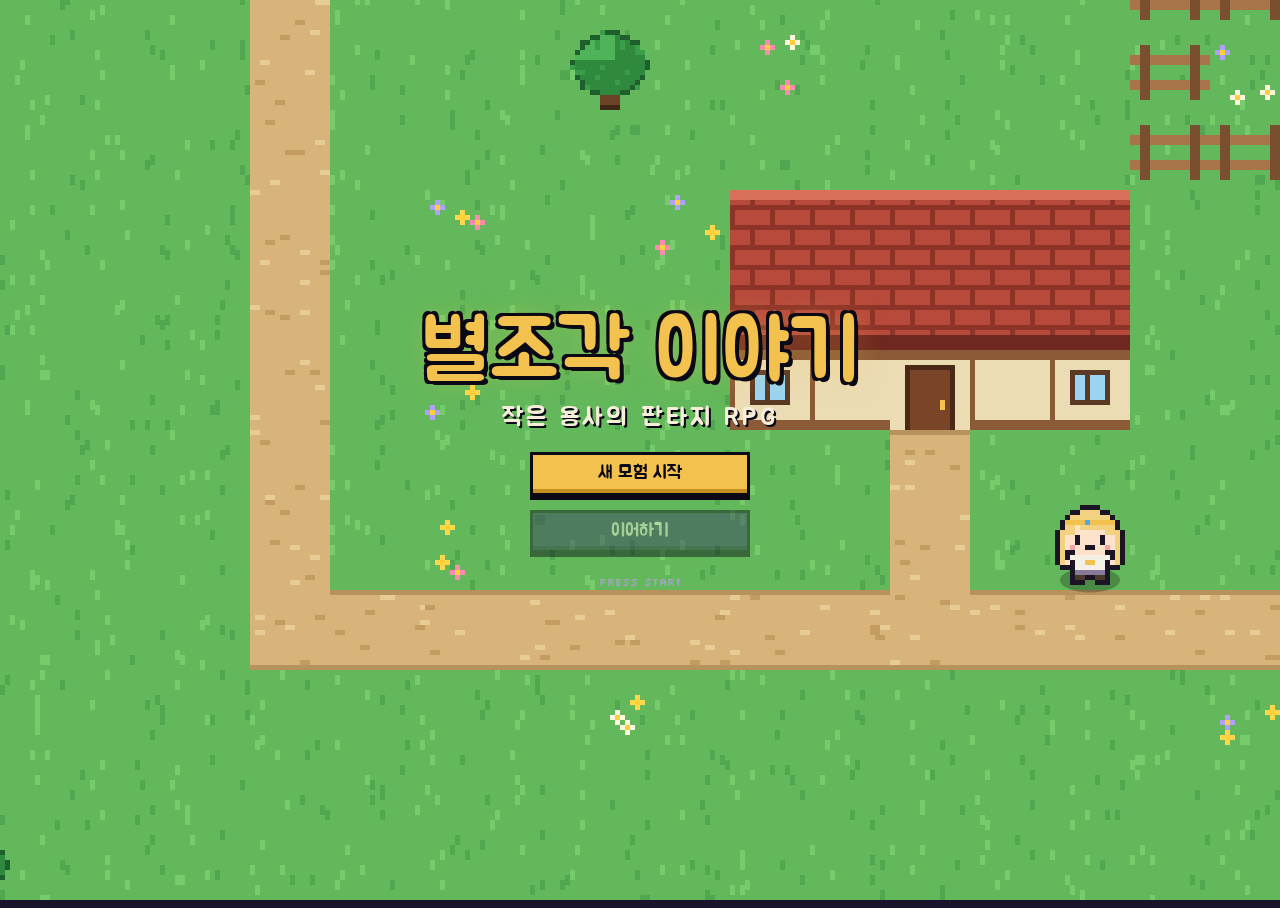
<file: works/star-shard/index.html>
<!doctype html>
<html lang="ko">
<head>
<meta charset="utf-8">
<meta name="viewport" content="width=device-width,initial-scale=1,viewport-fit=cover">
<title>별조각 이야기</title>
<link rel="preconnect" href="https://fonts.googleapis.com">
<link rel="preconnect" href="https://fonts.gstatic.com" crossorigin>
<link rel="stylesheet" href="https://fonts.googleapis.com/css2?family=Jua&family=Gowun+Dodum&family=Silkscreen&display=swap">
<style>
/* Layout: full-screen pixel canvas world; storybook-night pixel panels float above it (single committed night theme). */
:root{
  --night:#17142b; --panel:#26213f; --panel-hi:#3b3462; --edge:#0b0916;
  --gold:#f2c14e; --gold-d:#c58f22; --ink:#f6eedb; --muted:#aaa2cd;
  --hp:#ec5867; --mp:#53a6ee; --xp:#8fd65a;
  --font-d:'Jua','Apple SD Gothic Neo','Malgun Gothic',sans-serif;
  --font-b:'Gowun Dodum','Apple SD Gothic Neo','Malgun Gothic',sans-serif;
  --font-n:'Silkscreen',ui-monospace,monospace;
  color-scheme:dark;
}
[hidden]{display:none!important}
html,body{height:100%}
body{background:var(--night);color:var(--ink);font-family:var(--font-b);font-size:15px;overflow:hidden;touch-action:none;-webkit-user-select:none;user-select:none;-webkit-tap-highlight-color:transparent}
#cv{position:fixed;inset:0;width:100%;height:100%;display:block;image-rendering:pixelated}
button{font:inherit;color:inherit}
.px{background:var(--panel);border:3px solid var(--ink);box-shadow:0 0 0 3px var(--edge),inset 0 -4px 0 rgba(0,0,0,.28)}
.btn{font-family:var(--font-d);font-size:18px;color:var(--edge);background:var(--gold);border:3px solid var(--edge);box-shadow:inset 0 -4px 0 var(--gold-d),0 4px 0 var(--edge);padding:8px 18px;cursor:pointer;line-height:1.2}
.btn:active{transform:translateY(3px);box-shadow:inset 0 -2px 0 var(--gold-d),0 1px 0 var(--edge)}
.btn.ghost{background:var(--panel-hi);color:var(--ink);box-shadow:inset 0 -4px 0 rgba(0,0,0,.3),0 4px 0 var(--edge)}
.btn:disabled{opacity:.45;cursor:not-allowed}
button:focus-visible,input:focus-visible{outline:3px solid #fff;outline-offset:2px}
.overlay{position:fixed;inset:0;display:flex;align-items:center;justify-content:center;padding-block:max(16px,env(safe-area-inset-top)) max(16px,env(safe-area-inset-bottom));padding-inline:16px;z-index:30;background:rgba(11,9,22,.66)}
.overlay.clear{background:transparent}
.scroll{overflow:auto;touch-action:pan-y;max-height:100%}
h1,h2,h3{font-family:var(--font-d);font-weight:400;margin:0;text-wrap:balance}
.lbl{font-family:var(--font-d);font-size:13px;letter-spacing:.06em;color:var(--muted)}

/* Title */
#title .box{display:flex;flex-direction:column;align-items:center;gap:22px;text-align:center}
.logo{font-family:var(--font-d);font-size:clamp(44px,11vw,84px);color:var(--gold);line-height:1;text-shadow:4px 4px 0 var(--edge),-3px -3px 0 var(--edge),3px -3px 0 var(--edge),-3px 3px 0 var(--edge),0 0 28px rgba(242,193,78,.35)}
.logo small{display:block;font-size:.3em;color:var(--ink);margin-top:10px;letter-spacing:.12em;text-shadow:2px 2px 0 var(--edge)}
#title .btns{display:flex;flex-direction:column;gap:14px;min-width:220px}
.blink{font-family:var(--font-n);font-size:11px;color:var(--muted);animation:bl 1.4s steps(2) infinite}
@keyframes bl{50%{opacity:.2}}

/* Creation */
#create .card{width:min(860px,100%);padding:20px;display:grid;grid-template-columns:220px 1fr;gap:22px}
#create .prev{display:flex;flex-direction:column;align-items:center;gap:10px}
#prevCv{width:192px;height:240px;image-rendering:pixelated;background:radial-gradient(circle at 50% 70%,#3e8a4a 0 40%,#2e6a3a 41% 60%,transparent 61%);border:3px solid var(--edge)}
.opt{display:flex;flex-direction:column;gap:8px;min-width:0}
.row{display:flex;flex-wrap:wrap;gap:8px}
.sw{width:32px;height:32px;border:3px solid var(--edge);cursor:pointer;padding:0}
.sw.on{outline:3px solid var(--gold);outline-offset:1px}
.seg{font-family:var(--font-d);background:var(--panel-hi);border:3px solid var(--edge);padding:6px 14px;cursor:pointer;font-size:16px}
.seg.on{background:var(--gold);color:var(--edge)}
#nameIn{font-family:var(--font-d);font-size:18px;background:var(--edge);color:var(--ink);border:3px solid var(--panel-hi);padding:6px 10px;width:100%;max-width:240px}
.jobs{display:grid;grid-template-columns:repeat(5,minmax(0,1fr));gap:8px}
.job{background:var(--panel-hi);border:3px solid var(--edge);padding:8px 6px;cursor:pointer;display:flex;flex-direction:column;align-items:center;gap:4px;text-align:center}
.job.on{background:#4e4384;outline:3px solid var(--gold)}
.job canvas{width:48px;height:60px;image-rendering:pixelated}
.job b{font-family:var(--font-d);font-weight:400;font-size:16px}
.jdesc{background:var(--edge);padding:12px;border-left:4px solid var(--gold);line-height:1.55;font-size:14px}
.jdesc .sk{color:var(--gold);font-family:var(--font-d)}
.stat{width:180px;display:grid;grid-template-columns:44px 1fr;gap:6px;align-items:center;font-family:var(--font-d);font-size:13px;color:var(--muted)}
.stat i{display:block;height:8px;background:var(--gold);border:2px solid var(--edge)}

/* HUD */
#hud{position:fixed;inset:0;pointer-events:none;z-index:10}
#hud > *{pointer-events:auto}
.tl{position:absolute;left:16px;top:calc(12px + env(safe-area-inset-top));display:flex;flex-direction:column;gap:8px;width:min(250px,calc(100vw - 150px))}
.pbox{padding:8px 10px;display:flex;flex-direction:column;gap:5px}
.pname{display:flex;justify-content:space-between;gap:8px;font-family:var(--font-d);font-size:15px}
.pname span:last-child{color:var(--gold);font-family:var(--font-n);font-size:12px}
.bar{position:relative;height:13px;background:var(--edge);border:2px solid var(--edge)}
.bar i{position:absolute;inset:0 auto 0 0;display:block;transition:width .15s}
.bar span{position:absolute;inset:0;font-family:var(--font-n);font-size:9px;line-height:9px;text-align:center;color:#fff;text-shadow:1px 1px 0 #000;font-variant-numeric:tabular-nums}
.bar.hp i{background:var(--hp);box-shadow:inset 0 -3px 0 rgba(0,0,0,.25)}
.bar.mp i{background:var(--mp);box-shadow:inset 0 -3px 0 rgba(0,0,0,.25)}
.bar.xp{height:7px}.bar.xp i{background:var(--xp)}
.qbox{padding:7px 10px;font-size:13px;line-height:1.4}
.qbox b{font-family:var(--font-d);font-weight:400;color:var(--gold);font-size:14px;display:block}
.tr{position:absolute;right:16px;top:calc(12px + env(safe-area-inset-top));display:flex;gap:8px;align-items:center}
.gold{padding:5px 10px;font-family:var(--font-n);font-size:13px;color:var(--gold)}
.ib{width:40px;height:40px;background:var(--panel);border:3px solid var(--ink);box-shadow:0 0 0 3px var(--edge);cursor:pointer;font-family:var(--font-d);font-size:16px;display:grid;place-items:center}
#bossBar{position:absolute;left:50%;transform:translateX(-50%);top:calc(64px + env(safe-area-inset-top));width:min(420px,calc(100vw - 32px));padding:6px 10px;text-align:center;font-family:var(--font-d);color:#ff9ab0}
#bossBar .bar{height:12px;margin-top:4px}
#bossBar .bar i{background:linear-gradient(#c86bff,#7a2ab0)}
#toasts{position:absolute;left:50%;top:30%;transform:translateX(-50%);display:flex;flex-direction:column;align-items:center;gap:6px;pointer-events:none;width:calc(100vw - 32px)}
.toast{font-family:var(--font-d);font-size:20px;color:var(--ink);text-shadow:2px 2px 0 var(--edge),-2px -2px 0 var(--edge),2px -2px 0 var(--edge),-2px 2px 0 var(--edge);animation:tf 2.6s forwards;text-align:center}
.toast.big{font-size:34px;color:var(--gold)}
.toast.sub{font-size:16px;color:#c9f2a8}
@keyframes tf{0%{opacity:0;transform:translateY(8px)}10%{opacity:1;transform:none}80%{opacity:1}100%{opacity:0;transform:translateY(-10px)}}

/* Controls */
#joy{position:absolute;left:24px;bottom:calc(24px + env(safe-area-inset-bottom));width:124px;height:124px;border-radius:50%;background:rgba(246,238,219,.1);border:3px solid rgba(246,238,219,.35);touch-action:none}
#knob{position:absolute;left:50%;top:50%;width:52px;height:52px;margin:-26px 0 0 -26px;border-radius:50%;background:rgba(246,238,219,.5);border:3px solid var(--edge)}
#acts{position:absolute;right:20px;bottom:calc(20px + env(safe-area-inset-bottom));display:grid;grid-template-columns:repeat(3,auto);grid-template-areas:". s2 p2" "s1 main p1";gap:10px;align-items:end}
.ab{position:relative;width:58px;height:58px;border-radius:50%;background:var(--panel);border:3px solid var(--ink);box-shadow:0 0 0 3px var(--edge),inset 0 -5px 0 rgba(0,0,0,.3);font-family:var(--font-d);font-size:14px;line-height:1.05;cursor:pointer;touch-action:none;display:grid;place-items:center;text-align:center;overflow:hidden;padding:2px}
.ab.main{width:80px;height:80px;background:#9a3a48;font-size:18px;grid-area:main}
.ab.s1,.ab.s2{font-size:12px}
.ab.main.talk{background:#3a7a5a}
.ab.s1{grid-area:s1}.ab.s2{grid-area:s2}.ab.p1{grid-area:p1;width:46px;height:46px;font-size:12px}.ab.p2{grid-area:p2;width:46px;height:46px;font-size:12px}
.ab .k{position:absolute;bottom:3px;left:0;right:0;font-family:var(--font-n);font-size:8px;color:var(--muted)}
.ab .cd{position:absolute;inset:0;background:rgba(11,9,22,.72);transform-origin:bottom;pointer-events:none}
.ab.lock{opacity:.5}
.ab .cnt{position:absolute;top:1px;right:6px;font-family:var(--font-n);font-size:9px;color:var(--gold)}
@media (hover:hover) and (pointer:fine){#joy{display:none}}
#hint{position:absolute;left:50%;bottom:calc(120px + env(safe-area-inset-bottom));transform:translateX(-50%);font-family:var(--font-d);font-size:15px;padding:5px 12px;white-space:nowrap}

/* Dialog */
#dlg{position:fixed;left:50%;transform:translateX(-50%);bottom:calc(18px + env(safe-area-inset-bottom));width:min(680px,calc(100vw - 32px));padding:14px 18px 22px;z-index:25;cursor:pointer;min-height:104px}
#dlgName{font-family:var(--font-d);color:var(--gold);font-size:17px;margin-bottom:6px}
#dlgText{font-size:17px;line-height:1.6;min-height:54px;max-width:65ch}
#dlgMore{position:absolute;right:16px;bottom:6px;color:var(--gold);animation:bl 1s steps(2) infinite;font-size:14px}

/* Panels */
.panel{width:min(560px,100%);padding:18px 18px 20px;display:flex;flex-direction:column;gap:14px}
.phead{display:flex;justify-content:space-between;align-items:center;gap:10px}
.phead h2{font-size:26px;color:var(--gold)}
.tabs{display:flex;gap:6px;flex-wrap:wrap}
.tab{font-family:var(--font-d);background:var(--panel-hi);border:3px solid var(--edge);padding:6px 12px;cursor:pointer;font-size:15px}
.tab.on{background:var(--gold);color:var(--edge)}
.list{display:flex;flex-direction:column;gap:8px}
.item{display:grid;grid-template-columns:1fr auto;gap:10px;align-items:center;background:var(--edge);padding:10px 12px;border-left:4px solid var(--panel-hi)}
.item.own{border-left-color:var(--xp)}
.item b{font-family:var(--font-d);font-weight:400;font-size:16px}
.item small{display:block;color:var(--muted);font-size:13px;margin-top:2px}
.item .price{font-family:var(--font-n);color:var(--gold);font-size:12px}
.item .btn{font-size:15px;padding:5px 12px}
.kv{display:grid;grid-template-columns:auto 1fr auto;gap:8px 12px;align-items:center;font-variant-numeric:tabular-nums}
.kv dt{font-family:var(--font-d);color:var(--muted)}
.kv dd{margin:0;font-family:var(--font-n);font-size:13px}
.plus{font-family:var(--font-d);background:var(--gold);color:var(--edge);border:3px solid var(--edge);width:32px;height:30px;cursor:pointer}
.plus:disabled{visibility:hidden}
.muted{color:var(--muted);font-size:13px;line-height:1.5}
.keys{display:grid;grid-template-columns:auto 1fr;gap:6px 14px;font-size:14px}
.keys kbd{font-family:var(--font-n);font-size:11px;background:var(--edge);border:2px solid var(--panel-hi);padding:2px 6px;white-space:nowrap}
.foot{display:flex;gap:10px;flex-wrap:wrap;justify-content:flex-end}

@media (max-width:640px){
  #create .card{grid-template-columns:1fr;padding:14px;gap:14px}
  #prevCv{width:128px;height:160px}
  .tl{width:calc(100vw - 200px)}
  .jobs{grid-template-columns:repeat(3,minmax(0,1fr))}
  .qbox{font-size:12px}
  .ab{width:52px;height:52px}.ab.main{width:70px;height:70px}
}
@media (prefers-reduced-motion:reduce){.toast,.blink,#dlgMore{animation-duration:.01s}}
</style>
</head>
<body>
<canvas id="cv" aria-label="게임 화면"></canvas>

<div id="hud" hidden>
  <div class="tl">
    <div class="px pbox">
      <div class="pname"><span id="hName">루미 · 전사</span><span id="hLv">LV 1</span></div>
      <div class="bar hp"><i id="hpI"></i><span id="hpT"></span></div>
      <div class="bar mp"><i id="mpI"></i><span id="mpT"></span></div>
      <div class="bar xp"><i id="xpI"></i></div>
    </div>
    <div class="px qbox" id="qBox"></div>
  </div>
  <div class="tr">
    <div class="px gold" id="hGold">0 G</div>
    <button class="ib" id="sndBtn" aria-label="소리 켜기">♪</button>
    <button class="ib" id="menuBtn" aria-label="메뉴">☰</button>
  </div>
  <div class="px" id="bossBar" hidden>어둠의 기사 모르간<div class="bar"><i id="bossI"></i></div></div>
  <div id="toasts"></div>
  <div class="px" id="hint" hidden></div>
  <div id="joy"><div id="knob"></div></div>
  <div id="acts">
    <button class="ab s2" id="bS2"><span id="s2N">스킬2</span><span class="k">L</span><i class="cd" id="s2C"></i></button>
    <button class="ab p2" id="bP2">마나<span class="cnt" id="p2N">0</span><span class="k">2</span></button>
    <button class="ab s1" id="bS1"><span id="s1N">스킬1</span><span class="k">K</span><i class="cd" id="s1C"></i></button>
    <button class="ab main" id="bMain"><span id="mainN">공격</span><span class="k">SPACE</span></button>
    <button class="ab p1" id="bP1">회복<span class="cnt" id="p1N">0</span><span class="k">1</span></button>
  </div>
</div>

<div id="dlg" class="px" hidden><div id="dlgName"></div><div id="dlgText"></div><div id="dlgMore">▼</div></div>

<div id="title" class="overlay clear">
  <div class="box">
    <div class="logo">별조각 이야기<small>작은 용사의 판타지 RPG</small></div>
    <div class="btns">
      <button class="btn" id="newBtn">새 모험 시작</button>
      <button class="btn ghost" id="contBtn">이어하기</button>
    </div>
    <div class="blink">PRESS START</div>
  </div>
</div>

<div id="create" class="overlay" hidden>
  <div class="px card scroll">
    <div class="prev">
      <canvas id="prevCv" width="48" height="60"></canvas>
      <div class="lbl">미리보기</div>
      <div class="stat">체력<i id="stHp"></i></div>
      <div class="stat">마나<i id="stMp"></i></div>
      <div class="stat">공격<i id="stAtk"></i></div>
      <div class="stat">방어<i id="stDef"></i></div>
    </div>
    <div class="opt" style="gap:14px">
      <h2 style="font-size:28px;color:var(--gold)">나만의 용사 만들기</h2>
      <div class="opt"><label class="lbl" for="nameIn">이름</label><input id="nameIn" maxlength="8" value="루미" autocomplete="off"></div>
      <div class="opt"><span class="lbl">성별</span><div class="row" id="genRow"></div></div>
      <div class="opt"><span class="lbl">머리색</span><div class="row" id="hairRow"></div></div>
      <div class="opt"><span class="lbl">피부색</span><div class="row" id="skinRow"></div></div>
      <div class="opt"><span class="lbl">직업</span><div class="jobs" id="jobRow"></div></div>
      <div class="jdesc" id="jobDesc"></div>
      <div class="foot"><button class="btn ghost" id="backBtn">뒤로</button><button class="btn" id="startBtn">모험 떠나기</button></div>
    </div>
  </div>
</div>

<div id="menu" class="overlay" hidden><div class="px panel scroll" id="menuP"></div></div>
<div id="shop" class="overlay" hidden><div class="px panel scroll" id="shopP"></div></div>
<div id="dead" class="overlay" hidden>
  <div class="px panel" style="text-align:center;align-items:center">
    <h2 style="font-size:32px;color:var(--hp)">쓰러졌습니다…</h2>
    <p class="muted">사제 엘린이 당신을 마을로 데려왔습니다.<br>골드를 10% 잃었습니다.</p>
    <button class="btn" id="reviveBtn">다시 일어나기</button>
  </div>
</div>
<div id="ending" class="overlay" hidden>
  <div class="px panel" style="text-align:center;align-items:center">
    <div class="logo" style="font-size:44px">THE END</div>
    <p style="line-height:1.7;max-width:40ch">어둠의 기사 모르간이 쓰러지고, 고대 신전의 별조각이 다시 빛나기 시작했습니다.<br>하늘빛 마을 사람들은 <b id="endName" style="color:var(--gold)"></b>의 이름을 오래도록 노래했습니다.</p>
    <p class="muted" id="endStat"></p>
    <button class="btn" id="endBtn">계속 모험하기</button>
  </div>
</div>

<script>
(function(){
'use strict';
const TS=16, KEY='starshard_save_v1';
const $=s=>document.querySelector(s);
const cv=$('#cv'), ctx=cv.getContext('2d');
let VW=320,VH=200,SC=3,DPR=1;
function resize(){DPR=Math.min(window.devicePixelRatio||1,2);const w=innerWidth,h=innerHeight;SC=Math.max(2,Math.round(Math.min(w,h*1.2)/235));VW=w/SC;VH=h/SC;cv.width=Math.round(w*DPR);cv.height=Math.round(h*DPR);}
addEventListener('resize',resize);resize();

/* ---------- utils ---------- */
const clamp=(v,a,b)=>v<a?a:v>b?b:v;
const rnd=(a,b)=>a+Math.random()*(b-a);
const irnd=(a,b)=>Math.floor(rnd(a,b+1));
function seeded(s){return function(){s=s+0x6D2B79F5|0;let t=Math.imul(s^s>>>15,1|s);t=t+Math.imul(t^t>>>7,61|t)^t;return((t^t>>>14)>>>0)/4294967296;};}
function hash(x,y){let h=(x*374761393+y*668265263)|0;h=Math.imul(h^(h>>>13),1274126177);return((h^(h>>>16))>>>0)/4294967296;}
function shade(hex,a){const n=parseInt(hex.slice(1),16);const f=v=>clamp(Math.round(a<0?v*(1+a):v+(255-v)*a),0,255);return'#'+((1<<24)|(f(n>>16)<<16)|(f(n>>8&255)<<8)|f(n&255)).toString(16).slice(1);}
const store={get(){try{return JSON.parse(localStorage.getItem(KEY)||'null');}catch(e){return null;}},set(d){try{localStorage.setItem(KEY,JSON.stringify(d));return true;}catch(e){return false;}}};

/* ---------- pixel sprites ---------- */
function grid(rows,w){return rows.map(r=>(r+'.'.repeat(w)).slice(0,w).split(''));}
function render(g,pal){const h=g.length,w=g[0].length,c=document.createElement('canvas');c.width=w;c.height=h;const x=c.getContext('2d');for(let y=0;y<h;y++)for(let i=0;i<w;i++){const col=pal[g[y][i]];if(col){x.fillStyle=col;x.fillRect(i,y,1,1);}}return c;}
function spr(rows,pal){return render(grid(rows,Math.max(...rows.map(r=>r.length))),pal);}
function flip(c){const n=document.createElement('canvas');n.width=c.width;n.height=c.height;const x=n.getContext('2d');x.translate(c.width,0);x.scale(-1,1);x.drawImage(c,0,0);return n;}
function overlay(g,rows,start){rows.forEach((r,j)=>{for(let i=0;i<r.length;i++){if(r[i]!=='.'&&g[start+j])g[start+j][i]=r[i];}});}

const HEAD={
 down:["......KKKK......","....KKHHHHKK....","...KHHHHHHHHK...","..KHHHHHHHHHHK..","..KHHWHHHHHHHK..","..KHHSSSSSSHHK..","..KSSESSSSESSK..","..KSSESSSSESSK..","..KSPSSKKSSPSK..","...KKSSSSSSKK..."],
 up:["......KKKK......","....KKHHHHKK....","...KHHHHHHHHK...","..KHHHHHHHHHHK..","..KHHHHHHHHHHK..","..KHHHHHHHHHHK..","..KHHHHHHHHHHK..","..KhHHHHHHHHhK..","..KShhHHHHhhSK..","...KKSSSSSSKK..."],
 side:["......KKKK......","....KKHHHHKK....","...KHHHHHHHHK...","..KHHHHHHHHHHK..","..KHHHHHHWHHHK..","..KHHHHHSSSSHK..","..KHHHhSSSSESK..","..KHHHhSSSSESK..","..KHHhSSSSSPSK..","...KKSSSSSSKK..."]};
const BODY={
 down:["...KCCCCCCCCK...","..KSKCCAACCKSK..","..KKKCCCCCCKKK..","....KDDDDDDK...."],
 up:["...KCCCCCCCCK...","..KSKCCCCCCKSK..","..KKKCCCCCCKKK..","....KDDDDDDK...."],
 side:["....KCCCCCCK....","....KCCCSSKK....","....KCCCCCCK....","....KDDDDDDK...."]};
const LEGS={front:[["....KBBKKBBK....","....KKK..KKK...."],["...KBBK..KBBK...","...KKK....KKK..."]],side:[["....KBBKKBBK....","....KKK..KKK...."],[".....KBBBBK.....",".....KKKKKK....."]]};
const HATS={
 warrior:[4,["......KKKK......","....KKMMMMKK....","...KMMMMMMMMK...","..KMMMMMMMMMMK..","..KMFMMMMMMMMK.."]],
 mage:[0,["........KK......",".......KCAK.....","......KCCCK.....",".....KCCCCCK....","...KKKKKKKKKKK..","..KAAAAAAAAAAK.."]],
 archer:[2,["..........KK....",".........KAAK...","....KKKKKKKAK...","...KCCCCCCCCK...","..KCCCCCCCCCCK.."]],
 healer:[7,["..KGGGGJGGGGGK.."]],
 warlock:[1,["..K..........K..","..KAK......KAK..","...KAK....KAK...","....KAKKKKAK...."]]};

const JOBS={
 warrior:{name:'전사',hp:140,mp:30,atk:12,def:6,spd:1,col:['#c0392b','#f2c14e','#5a3a2a'],orb:null,
  desc:'두꺼운 갑옷과 검으로 앞장서는 근접 전투가. 체력과 방어가 가장 높아요.',
  skills:[{name:'회전베기',lv:2,mp:10,cd:3,desc:'주변의 모든 적에게 공격력 220% 피해'},{name:'분노의 함성',lv:4,mp:15,cd:14,desc:'8초간 공격력 +50%, 체력 15% 회복'}],
  weapons:['낡은 검','강철 검','미스릴 검','용사의 검']},
 mage:{name:'마법사',hp:80,mp:85,atk:15,def:2,spd:.95,col:['#3d5bd9','#f2c14e','#25285a'],orb:'#7fd4ff',
  desc:'강력한 원소 마법을 다루는 원거리 딜러. 화력은 최고, 체력은 약해요.',
  skills:[{name:'얼음창',lv:2,mp:12,cd:2.5,desc:'적을 꿰뚫는 얼음창 3발 (130%)'},{name:'메테오',lv:4,mp:25,cd:8,desc:'운석을 떨어뜨려 넓은 범위에 280% 피해'}],
  weapons:['견습 지팡이','참나무 지팡이','별빛 지팡이','대마법사의 지팡이']},
 archer:{name:'궁수',hp:100,mp:45,atk:11,def:4,spd:1.15,col:['#3f9b4f','#e8e0b0','#5a4a2a'],orb:null,
  desc:'빠른 발과 연사로 적을 견제하는 사수. 이동 속도가 가장 빨라요.',
  skills:[{name:'삼연사',lv:2,mp:8,cd:2,desc:'부채꼴로 화살 3발 발사'},{name:'화살비',lv:4,mp:20,cd:7,desc:'지정 지역에 화살을 쏟아부어 5회 피해'}],
  weapons:['짧은 활','사냥꾼의 활','엘프의 활','폭풍의 활']},
 healer:{name:'힐러',hp:115,mp:70,atk:9,def:5,spd:1,col:['#f4f0e6','#f2c14e','#8a7a9a'],orb:'#f2c14e',
  desc:'빛의 힘으로 스스로를 치유하며 싸우는 성직자. 오래 버티는 데 강해요.',
  skills:[{name:'치유의 빛',lv:2,mp:15,cd:5,desc:'최대 체력의 35% 회복'},{name:'신성한 심판',lv:4,mp:25,cd:9,desc:'주변 적에게 220% 피해 + 체력 10% 회복'}],
  weapons:['나무 홀','은빛 홀','축복의 홀','성녀의 홀']},
 warlock:{name:'흑마법사',hp:95,mp:65,atk:13,def:3,spd:1,col:['#5b2a86','#c86bff','#2a1a3a'],orb:'#c86bff',
  desc:'생명력을 흡수하고 저주를 퍼뜨리는 어둠의 술사. 싸우면서 회복해요.',
  skills:[{name:'생명 흡수',lv:2,mp:10,cd:3,desc:'160% 피해, 준 피해의 50%만큼 회복'},{name:'저주의 구름',lv:4,mp:22,cd:9,desc:'3초간 독구름으로 지속 피해'}],
  weapons:['뼈 지팡이','저주의 지팡이','심연의 지팡이','공허의 지팡이']}};
const JOB_KEYS=['warrior','mage','archer','healer','warlock'];
const W_ATK=[0,6,14,25], W_PRICE=[0,150,480,1150];
const ARMORS=[['천 옷',0,0],['가죽 갑옷',4,120],['사슬 갑옷',9,420],['수호자의 갑옷',16,1000]];
const HAIRS=['#3a2a24','#8a5a3a','#f2c14e','#e86a4a','#f29ac0','#6aa8f0','#e8e8f0','#7a5ad0'];
const SKINS=['#ffe2cc','#f5cfa8','#d9a57a','#a8714a'];

function buildHero(o){
 const jc=o.outfit||JOBS[o.job].col;
 const pal={K:'#1a1424',H:o.hair,h:shade(o.hair,-.25),W:shade(o.hair,.45),S:o.skin,E:'#1a1424',P:'#f4a0a8',C:jc[0],A:jc[1],D:jc[2],B:'#4a3a2a',M:'#c9cfdb',F:'#ffffff',G:'#f2c14e',J:'#53a6ee',R:'#ff7eb6'};
 const out={};
 for(const dir of ['down','up','side']){
  out[dir]=[0,1].map(f=>{
   const legs=dir==='side'?LEGS.side[f]:LEGS.front[f];
   const g=grid(['','','','',...HEAD[dir],...BODY[dir],...legs],16);
   if(o.gender==='f'){
    for(let r=9;r<=15;r++){g[r][1]='K';g[r][2]='H';if(dir!=='side'){g[r][13]='H';g[r][14]='K';}}
    g[16][2]='K';if(dir!=='side')g[16][13]='K';
    if(!HATS[o.job]){g[4][11]='R';g[4][12]='R';g[5][12]='R';}
   }
   const hat=HATS[o.job];if(hat)overlay(g,hat[1],hat[0]);
   return render(g,pal);
  });
 }
 out.right=out.side;out.left=out.side.map(flip);
 return out;
}

const MON={
 slime:spr(["","","","","","......KKKK......","....KKGGGGKK....","...KGGWWGGGGK...","..KGGWGGGGGGGK..","..KGGGGGGGGGGK..",".KGGGEGGGGEGGGK.",".KGGGEGGGGEGGGK.",".KGGGGGPPGGGGGK.",".KDGGGGGGGGGGDK.","..KDDDDDDDDDDK..","...KKKKKKKKKK..."],{K:'#1a2a1a',G:'#6fd36f',D:'#3c9a4c',W:'#d8ffd8',E:'#1a1424',P:'#f29aa0'}),
 mushroom:spr(["","",".....KKKKKK.....","...KKRRRRRRKK...","..KRRWWRRRRRRK..",".KRRWWRRRRWWRRK.",".KRRRRRRRRWWRRK.",".KRWWRRRRRRRRRK.","..KKKKKKKKKKKK..","....KSSSSSSK....","....KSESSESK....","....KSESSESK....","....KSSSSSSK....","....KSSSSSSK....","...KKKK..KKKK..."],{K:'#2a1418',R:'#b54fd9',W:'#fff4e0',S:'#f2dfc0',E:'#1a1424'}),
 skeleton:spr(["",".....KKKKKK.....","....KWWWWWWK....","...KWWWWWWWWK...","...KWKKWWKKWK...","...KWKRWWKRWK...","...KWWWKKWWWK...","....KWKWKWKK....",".....KKKKKK.....","....KWKWWKWK....","...KWKWKKWKWK...","....KWKWWKWK....",".....KWWWWK.....","....KWK..KWK....","....KWK..KWK....","...KKK....KKK..."],{K:'#1a1424',W:'#ece6d6',R:'#ff4a4a'}),
 ghost:spr(["",".....KKKKKK.....","....KWWWWWWK....","...KWWWWWWWWK...","..KWWWWWWWWWWK..","..KWWKKWWKKWWK..","..KWWKKWWKKWWK..","..KWWWWWWWWWWK..","..KWWWWKKWWWWK..","..KWWWWKKWWWWK..","..KWWWWWWWWWWK..","..KWWWWWWWWWWK..","..KWWWWWWWWWWK..","..KWKWWKWWKWWK..","..KK.KK.KK.KKK.."],{K:'#2a3a5a',W:'#bfe0ff'}),
 boss:spr(["......KKKK......",".....KMMMMK.....","..K.KMMMMMMK.K..","..KKMMKKKKMMKK..","...KMKRKKRKMK...","...KMMKKKKMMK...","..KKKMMMMMMKKK..",".KPPKKMMMMKKPPK.",".KPPPKMAAMKPPPK.",".KPPKMMAAMMKPPK.","..KKKMMMMMMKKK..","....KMMMMMMK....","....KPPKKPPK....","....KMMKKMMK....","...KMMMKKMMMK...","...KKKK..KKKK..."],{K:'#0e0a14',M:'#3d3858',P:'#6b2a9a',A:'#c86bff',R:'#ff3a3a'})};
MON.flipped={};for(const k in MON)if(k!=='flipped')MON.flipped[k]=flip(MON[k]);

const ETYPES={
 slime:{name:'슬라임',hp:30,atk:8,def:1,spd:28,exp:8,gold:[3,6],r:6,aggro:80},
 mushroom:{name:'독버섯',hp:52,atk:12,def:3,spd:34,exp:14,gold:[5,10],r:6,aggro:90},
 skeleton:{name:'해골 병사',hp:95,atk:18,def:6,spd:40,exp:26,gold:[10,18],r:6,aggro:115},
 ghost:{name:'떠도는 유령',hp:65,atk:16,def:2,spd:48,exp:22,gold:[8,14],r:6,aggro:125},
 boss:{name:'어둠의 기사 모르간',hp:1400,atk:30,def:10,spd:42,exp:500,gold:[300,300],r:13,aggro:200}};

/* ---------- tiles ---------- */
const SOLID=new Set(['T','~','^','#','D','F','r','W','P','A']);
function p(c,x,y,col,w=1,h=1){c.fillStyle=col;c.fillRect(x,y,w,h);}
function grass(c,x,y,tx,ty,dark){p(c,x,y,dark?'#4f9d52':'#62b85b',16,16);for(let i=0;i<7;i++){const a=hash(tx*7+i,ty*13+i*3),b=hash(tx+i*5,ty*3+i);p(c,x+Math.floor(a*16),y+Math.floor(b*15),a>.5?(dark?'#3f8a46':'#51a650'):(dark?'#5cae5e':'#76cc6a'),1,2);}}
function drawTile(c,m,tx,ty){
 const ch=m.t[ty][tx],x=tx*TS,y=ty*TS,at=(i,j)=>(m.t[j]&&m.t[j][i])||'';
 switch(ch){
 case '.':grass(c,x,y,tx,ty,m.dark);break;
 case ',':grass(c,x,y,tx,ty,m.dark);{const cols=['#fff6e0','#ffd84a','#ff8ab0','#b0a0ff'];for(let i=0;i<3;i++){const fx=2+Math.floor(hash(tx*3+i,ty)*12),fy=2+Math.floor(hash(tx,ty*5+i)*12),col=cols[Math.floor(hash(tx+i,ty+i)*4)];p(c,x+fx,y+fy-1,col);p(c,x+fx-1,y+fy,col);p(c,x+fx+1,y+fy,col);p(c,x+fx,y+fy+1,col);p(c,x+fx,y+fy,'#ffcf3a');}}break;
 case '=':case 'g':p(c,x,y,'#d8b47a',16,16);for(let i=0;i<6;i++)p(c,x+Math.floor(hash(tx*9+i,ty)*15),y+Math.floor(hash(tx,ty*9+i)*15),i%2?'#c49c62':'#e8cc96',2,1);
  if(!'=gO'.includes(at(tx,ty-1)))p(c,x,y,'#b8925c',16,1);if(!'=gO'.includes(at(tx,ty+1)))p(c,x,y+15,'#b8925c',16,1);break;
 case '~':p(c,x,y,'#3f93d6',16,16);for(let i=0;i<3;i++)p(c,x+Math.floor(hash(tx*5+i,ty*2)*11),y+3+i*5,'#79c2f2',4,1);if(at(tx,ty-1)!=='~')p(c,x,y,'#2f74b0',16,2);break;
 case 'T':grass(c,x,y,tx,ty,m.dark);p(c,x+6,y+11,'#6b4226',4,5);p(c,x+6,y+15,'#3e2716',4,1);
  for(let j=0;j<13;j++)for(let i=0;i<16;i++){const dx=i-7.5,dy=j-6.5,d=dx*dx/58+dy*dy/44;if(d<1){let col=d>.78?'#1f5f2c':(dy<-1&&dx<1?'#4fb35a':'#2f8a3e');if(hash(tx*31+i,ty*17+j)>.88)col='#3a9d48';p(c,x+i,y+j,col);}}break;
 case '^':{p(c,x,y,'#b84a3c',16,16);for(let j=0;j<16;j+=4){p(c,x,y+j+3,'#8e3328',16,1);for(let i=(j/4)%2?0:4;i<16;i+=8)p(c,x+i,y+j,'#8e3328',1,3);}if('#D'.includes(at(tx,ty+1)))p(c,x,y+13,'#6e2820',16,3);if(at(tx,ty-1)!=='^')p(c,x,y,'#d8705a',16,2);}break;
 case '#':p(c,x,y,'#ecdcb4',16,16);p(c,x,y,'#8b5a36',16,2);p(c,x,y+14,'#8b5a36',16,2);p(c,x,y,'#8b5a36',1,16);if(hash(tx,ty)>.45){p(c,x+4,y+4,'#5a3a24',8,7);p(c,x+5,y+5,'#9ad4f2',6,5);p(c,x+7,y+5,'#5a3a24',1,5);}break;
 case 'D':p(c,x,y,'#ecdcb4',16,16);p(c,x,y,'#8b5a36',16,2);p(c,x+3,y+3,'#4a2a16',10,13);p(c,x+4,y+4,'#7a4428',8,12);p(c,x+10,y+10,'#f2c14e',1,2);break;
 case 'F':grass(c,x,y,tx,ty,m.dark);p(c,x,y+5,'#a8754a',16,2);p(c,x,y+10,'#a8754a',16,2);p(c,x+2,y+3,'#7a4f30',2,11);p(c,x+12,y+3,'#7a4f30',2,11);break;
 case 'r':grass(c,x,y,tx,ty,m.dark);p(c,x+2,y+7,'#6a6b7c',12,7);p(c,x+3,y+5,'#8d8fa0',10,7);p(c,x+4,y+5,'#b6b8c6',4,2);p(c,x+2,y+13,'#3e3f4c',12,1);break;
 case 's':case 'c':p(c,x,y,ch==='c'?'#7a2a3e':'#5f5a78',16,16);if(ch==='s'){p(c,x,y,'#4e4966',16,1);p(c,x,y+8,'#4e4966',16,1);p(c,x+((ty%2)?4:12),y,'#4e4966',1,8);p(c,x+((ty%2)?12:4),y+8,'#4e4966',1,8);if(hash(tx,ty)>.7)p(c,x+5,y+3,'#6c6788',3,1);}else{if(at(tx-1,ty)!=='c')p(c,x,y,'#f2c14e',1,16);if(at(tx+1,ty)!=='c')p(c,x+15,y,'#f2c14e',1,16);p(c,x+6,y+6,'#9a3a52',4,4);}break;
 case 'W':p(c,x,y,'#3a3452',16,16);for(let j=0;j<16;j+=4){p(c,x,y+j,'#2b2640',16,1);p(c,x+((j/4)%2?3:11),y+j,'#2b2640',1,4);}if(!SOLID.has(at(tx,ty+1))&&at(tx,ty+1)){p(c,x,y+12,'#25213a',16,4);}if(at(tx,ty-1)&&!SOLID.has(at(tx,ty-1)))p(c,x,y,'#5a537c',16,2);break;
 case 'P':p(c,x,y,'#5f5a78',16,16);p(c,x+3,y+13,'#2b2640',10,3);p(c,x+4,y,'#9a95b8',8,14);p(c,x+4,y,'#bcb7d6',2,14);p(c,x+10,y,'#77729a',2,14);p(c,x+3,y,'#bcb7d6',10,2);break;
 case 'A':p(c,x,y,'#5f5a78',16,16);p(c,x+1,y+6,'#2b2640',14,10);p(c,x+2,y+6,'#8a86a8',12,9);p(c,x+2,y+6,'#aaa6c8',12,2);break;
 case 'O':grass(c,x,y,tx,ty,m.dark);p(c,x,y,'#8a86a0',16,16);p(c,x+3,y+3,'#2a1a40',10,13);p(c,x,y,'#b6b2cc',16,2);p(c,x+3,y+3,'#4a2a70',10,2);break;
 case 'd':grass(c,x,y,tx,ty,true);break;
 default:grass(c,x,y,tx,ty,m.dark);
 }
}

/* ---------- maps ---------- */
function blank(w,h,ch){return Array.from({length:h},()=>Array(w).fill(ch));}
function border(t,ch){const h=t.length,w=t[0].length;for(let x=0;x<w;x++){t[0][x]=ch;t[h-1][x]=ch;}for(let y=0;y<h;y++){t[y][0]=ch;t[y][w-1]=ch;}}
function set(t,x,y,ch){if(t[y]&&t[y][x]!==undefined)t[y][x]=ch;}
function hline(t,x1,x2,y,ch){for(let x=Math.min(x1,x2);x<=Math.max(x1,x2);x++)set(t,x,y,ch);}
function vline(t,x,y1,y2,ch){for(let y=Math.min(y1,y2);y<=Math.max(y1,y2);y++)set(t,x,y,ch);}
function house(t,x,y){for(let i=0;i<5;i++){set(t,x+i,y,'^');set(t,x+i,y+1,'^');set(t,x+i,y+2,i===2?'D':'#');}}
const forestY=x=>15+Math.round(3*Math.sin(x/5));
function buildMaps(){
 const M={};
 {const t=blank(32,22,'.');const r=seeded(7);for(let y=1;y<21;y++)for(let x=1;x<31;x++)if(r()<.07)t[y][x]=',';
  border(t,'T');house(t,3,2);house(t,23,2);house(t,19,11);
  for(let y=3;y<6;y++)for(let x=13;x<17;x++)t[y][x]='~';
  hline(t,5,25,6,'=');vline(t,5,5,6,'=');vline(t,25,5,6,'=');vline(t,13,6,16,'=');vline(t,21,14,16,'=');hline(t,13,30,16,'=');set(t,31,16,'g');
  for(const [fx,fy] of [[3,9],[24,8]]){hline(t,fx,fx+3,fy,'F');hline(t,fx,fx+3,fy+2,'F');set(t,fx,fy+1,'F');set(t,fx+3,fy+1,'F');set(t,fx+1,fy+1,',');set(t,fx+2,fy+1,',');}
  for(const [a,b] of [[8,13],[3,17],[9,19],[27,19],[17,9],[28,12]])set(t,a,b,'T');for(const [a,b] of [[18,4],[6,15]])set(t,a,b,'r');
  M.village={id:'village',name:'하늘빛 마을',t,w:32,h:22,dark:false,warps:[{x:31,y:16,to:'forest',tx:2,ty:15}],spawns:[],music:'town'};}
 {const W=44,H=30,t=blank(W,H,'d');const r=seeded(42);
  for(let y=1;y<H-1;y++)for(let x=1;x<W-1;x++){const v=r();t[y][x]=v<.15?'T':v<.17?'r':v<.22?',':'d';}
  const clear=(cx,cy,rad)=>{for(let y=cy-rad;y<=cy+rad;y++)for(let x=cx-rad;x<=cx+rad;x++)if((x-cx)**2+(y-cy)**2<=rad*rad&&t[y]&&t[y][x]!==undefined&&(t[y][x]==='T'||t[y][x]==='r'))t[y][x]='d';};
  for(let x=1;x<W-1;x++){const y=forestY(x);for(let k=-2;k<=2;k++)if(t[y+k]&&(t[y+k][x]==='T'||t[y+k][x]==='r'))t[y+k][x]='d';}
  [[10,7,4],[30,23,4],[22,10,4],[14,23,4],[34,8,4],[38,20,3]].forEach(a=>clear(...a));
  border(t,'T');
  for(let x=0;x<W-1;x++){const y=forestY(x);t[y][x]='=';if(x>0&&forestY(x-1)!==y)vline(t,x,forestY(x-1),y,'=');}
  t[forestY(0)][0]='g';const oy=forestY(W-2);t[oy][W-2]='O';set(t,W-2,oy-1,'W');set(t,W-3,oy-1,'W');set(t,W-1,oy-1,'W');
  M.forest={id:'forest',name:'초록 숲',t,w:W,h:H,dark:true,warps:[{x:0,y:forestY(0),to:'village',tx:29,ty:16},{x:W-2,y:oy,to:'temple',tx:14,ty:25,need:2}],
   spawns:[{type:'slime',n:8,x0:2,x1:26},{type:'mushroom',n:6,x0:16,x1:42}]};}
 {const W=30,H=28,t=blank(W,H,'s');border(t,'W');hline(t,1,28,10,'W');for(let x=13;x<=16;x++)t[10][x]='s';
  for(const x of [5,10,19,24])for(const y of [14,18,22])t[y][x]='P';for(const [x,y] of [[4,3],[25,3],[4,7],[25,7],[9,5],[20,5]])t[y][x]='P';
  vline(t,14,3,26,'c');vline(t,15,3,26,'c');t[2][14]='A';t[2][15]='A';t[27][14]='g';t[27][15]='g';
  M.temple={id:'temple',name:'고대 신전',t,w:W,h:H,dark:false,dim:true,warps:[{x:14,y:27,to:'forest',tx:40,ty:forestY(40)},{x:15,y:27,to:'forest',tx:40,ty:forestY(40)}],
   spawns:[{type:'skeleton',n:6,y0:12,y1:25},{type:'ghost',n:4,y0:12,y1:25}]};}
 for(const k in M){const m=M[k];const c=document.createElement('canvas');c.width=m.w*TS;c.height=m.h*TS;const x=c.getContext('2d');for(let ty=0;ty<m.h;ty++)for(let tx=0;tx<m.w;tx++)drawTile(x,m,tx,ty);m.canvas=c;}
 return M;
}
const MAPS=buildMaps();

const NPCS={village:[
 {id:'elder',name:'촌장 할아버지',tx:7,ty:5,look:{gender:'m',hair:'#dcdce6',skin:'#f5cfa8',job:'npc',outfit:['#7a5a3a','#f2c14e','#4a3424']}},
 {id:'merchant',name:'상인 미나',tx:27,ty:5,look:{gender:'f',hair:'#8a5a3a',skin:'#ffe2cc',job:'npc',outfit:['#e8823a','#fff2c0','#5a3a2a']}},
 {id:'priest',name:'사제 엘린',tx:23,ty:15,look:{gender:'f',hair:'#f2d27e',skin:'#ffe2cc',job:'healer'}}]};
for(const n of NPCS.village){n.spr=buildHero(n.look);n.x=n.tx*TS+8;n.y=n.ty*TS+14;}

const QUESTS=[
 {title:'슬라임 퇴치',goal:'초록 숲의 슬라임',target:'slime',need:5,gold:80,exp:40},
 {title:'독버섯 소탕',goal:'숲 동쪽의 독버섯',target:'mushroom',need:6,gold:150,exp:90},
 {title:'신전 정화',goal:'고대 신전의 해골 병사',target:'skeleton',need:5,gold:250,exp:200},
 {title:'어둠의 기사',goal:'신전 최심부의 모르간',target:'boss',need:1,gold:500,exp:0}];

/* ---------- state ---------- */
const S={mode:'title',map:null,mapId:'village',enemies:[],proj:[],aoe:[],parts:[],texts:[],drops:[],fx:[],t:0,shake:0,bossDead:false,bossOn:false,cam:{x:0,y:0},near:null,ended:false};
let P=null, Q={idx:0,status:'none',count:0};
const held={main:false}, keys={};
const joy={x:0,y:0,id:null};

function newPlayer(o){
 return {name:o.name,gender:o.gender,hair:o.hair,skin:o.skin,job:o.job,lv:1,exp:0,gold:30,alloc:{str:0,vit:0,int:0},statPts:0,wTier:0,aTier:0,red:3,blue:2,
  x:0,y:0,dir:'down',frame:0,ft:0,inv:0,cd:0,scd:[0,0],buff:0,atkAnim:0,hp:1,mp:1,warpLock:true,spr:buildHero(o)};
}
function calc(){const j=JOBS[P.job];P.maxHp=j.hp+(P.lv-1)*12+P.alloc.vit*12;P.maxMp=j.mp+(P.lv-1)*6+P.alloc.int*8;P.atk=j.atk+(P.lv-1)*2+P.alloc.str*2+W_ATK[P.wTier];P.def=j.def+(P.lv-1)+ARMORS[P.aTier][1];P.spd=62*j.spd;P.hp=Math.min(P.hp,P.maxHp);P.mp=Math.min(P.mp,P.maxMp);}
const nextExp=lv=>Math.floor(25*Math.pow(lv,1.6));

/* ---------- audio ---------- */
let AC=null,muted=true;
function sfx(k){if(muted||!AC)return;const t=AC.currentTime,o=AC.createOscillator(),g=AC.createGain();o.connect(g);g.connect(AC.destination);
 const S_={hit:['square',220,110,.06,.08],swing:['triangle',520,260,.05,.06],hurt:['sawtooth',180,60,.12,.12],coin:['square',880,1320,.06,.08],lvl:['square',523,1046,.4,.1],magic:['sine',700,300,.15,.08],heal:['sine',500,900,.25,.08],die:['square',300,80,.2,.08],talk:['square',660,660,.03,.04]}[k];if(!S_)return;
 o.type=S_[0];o.frequency.setValueAtTime(S_[1],t);o.frequency.exponentialRampToValueAtTime(S_[2],t+S_[3]);g.gain.setValueAtTime(S_[4],t);g.gain.exponentialRampToValueAtTime(.001,t+S_[3]+.05);o.start(t);o.stop(t+S_[3]+.06);}
$('#sndBtn').onclick=()=>{try{if(!AC)AC=new (window.AudioContext||window.webkitAudioContext)();AC.resume&&AC.resume();}catch(e){}muted=!muted;$('#sndBtn').textContent=muted?'♪':'♫';$('#sndBtn').setAttribute('aria-label',muted?'소리 켜기':'소리 끄기');$('#sndBtn').style.background=muted?'':'var(--panel-hi)';if(!muted)sfx('coin');};

/* ---------- map / spawning ---------- */
function tileAt(px,py){const m=S.map,tx=Math.floor(px/TS),ty=Math.floor(py/TS);if(tx<0||ty<0||tx>=m.w||ty>=m.h)return 'W';return m.t[ty][tx];}
const solidAt=(x,y)=>SOLID.has(tileAt(x,y));
function boxSolid(x,y,hw,hh){return solidAt(x-hw,y-hh)||solidAt(x+hw,y-hh)||solidAt(x-hw,y)||solidAt(x+hw,y);}
function moveEnt(e,dx,dy){const hw=e.hw||5,hh=e.hh||5;if(!boxSolid(e.x+dx,e.y,hw,hh))e.x+=dx;if(!boxSolid(e.x,e.y+dy,hw,hh))e.y+=dy;}
function loadMap(id,tx,ty,px_){S.mapId=id;S.map=MAPS[id];S.enemies=[];S.proj=[];S.aoe=[];S.drops=[];S.parts=[];S.bossOn=false;$('#bossBar').hidden=true;
 if(P){if(px_){P.x=px_[0];P.y=px_[1];}else{P.x=tx*TS+8;P.y=ty*TS+12;}P.warpLock=true;}
 for(const sp of S.map.spawns)for(let i=0;i<sp.n;i++)spawn(sp);
 if(id==='temple'&&!S.bossDead){const b=mkEnemy('boss',14.5*TS+8,6*TS);b.idle=true;S.enemies.push(b);}
 S.respawn=0;if(S.mode==='play')toast(S.map.name,'big');}
function mkEnemy(type,x,y){const d=ETYPES[type];return {type,x,y,hp:d.hp,max:d.hp,d,vx:0,vy:0,kx:0,ky:0,wt:0,flash:0,hitCd:0,shoot:rnd(1,3),face:1,ph:Math.random()*6,hw:type==='boss'?10:5,hh:type==='boss'?6:4,state:'chase',st:0,atkT:2.5,summoned:false};}
function spawn(sp){for(let tries=0;tries<40;tries++){const m=S.map;const tx=irnd(sp.x0??1,sp.x1??m.w-2),ty=irnd(sp.y0??1,sp.y1??m.h-2);if(!m.t[ty]||SOLID.has(m.t[ty][tx])||'gO='.includes(m.t[ty][tx]))continue;const x=tx*TS+8,y=ty*TS+12;if(P&&Math.hypot(P.x-x,P.y-y)<110)continue;if(boxSolid(x,y,5,4))continue;const e=mkEnemy(sp.type,x,y);e.sp=sp;S.enemies.push(e);return;}}

/* ---------- feedback ---------- */
function toast(t,cls){const d=document.createElement('div');d.className='toast '+(cls||'');d.textContent=t;const box=$('#toasts');box.appendChild(d);while(box.children.length>3)box.firstChild.remove();setTimeout(()=>d.remove(),2700);}
function ftext(x,y,t,col){S.texts.push({x,y,t,col,life:.9});}
function burst(x,y,col,n,sp=60){for(let i=0;i<n;i++){const a=Math.random()*6.28,v=rnd(sp*.3,sp);S.parts.push({x,y,vx:Math.cos(a)*v,vy:Math.sin(a)*v-20,life:rnd(.3,.7),col,s:Math.random()<.5?1:2});}}

/* ---------- combat ---------- */
function nearestEnemy(range){let best=null,bd=range;for(const e of S.enemies){if(e.idle)continue;const d=Math.hypot(e.x-P.x,e.y-P.y);if(d<bd){bd=d;best=e;}}return best;}
function aimVec(range=150){const e=nearestEnemy(range);if(e){const dx=e.x-P.x,dy=(e.y-6)-(P.y-7),d=Math.hypot(dx,dy)||1;return [dx/d,dy/d,e];}const f={up:[0,-1],down:[0,1],left:[-1,0],right:[1,0]}[P.dir];return [f[0],f[1],null];}
function dmgEnemy(e,mult,opt={}){if(e.hp<=0)return 0;const crit=Math.random()<.1;let d=Math.max(1,Math.round(P.atk*mult*(P.buff>0?1.5:1)*(1+P.alloc.int*.02*(opt.magic?1:0))*rnd(.9,1.1)*(crit?1.6:1)-e.d.def));e.hp-=d;e.flash=.12;
 if(e.type!=='boss'&&!opt.noKb){const dx=e.x-P.x,dy=e.y-P.y,l=Math.hypot(dx,dy)||1;e.kx=dx/l*120;e.ky=dy/l*120;}
 e.angry=4;if(e.idle){e.idle=false;}ftext(e.x,e.y-16,(crit?'!':'')+d,crit?'#ffd84a':'#ffffff');sfx('hit');burst(e.x,e.y-6,'#ffffff',3,40);
 if(opt.drain){healP(Math.round(d*opt.drain));}
 if(e.hp<=0)kill(e);return d;}
function healP(n){if(n<=0)return;const before=P.hp;P.hp=Math.min(P.maxHp,P.hp+n);if(P.hp>before)ftext(P.x,P.y-24,'+'+(P.hp-before),'#8fd65a');}
function kill(e){const d=e.d;burst(e.x,e.y-6,e.type==='boss'?'#c86bff':'#ffffff',e.type==='boss'?60:12,e.type==='boss'?140:70);sfx('die');
 const g=irnd(d.gold[0],d.gold[1]);P.gold+=g;ftext(e.x,e.y-22,'+'+g+'G','#f2c14e');gainExp(d.exp);
 if(Math.random()<.12)S.drops.push({x:e.x,y:e.y,k:Math.random()<.6?'red':'blue',t:0});
 const q=QUESTS[Q.idx];if(q&&Q.status==='active'&&q.target===e.type){Q.count++;if(Q.count>=q.need){Q.status='done';toast('의뢰 완료! 촌장에게 돌아가세요','sub');}}
 if(e.type==='boss'){S.bossDead=true;S.bossOn=false;$('#bossBar').hidden=true;toast('어둠의 기사를 쓰러뜨렸다!','big');S.shake=.6;
  for(const o of S.enemies)if(o!==e&&o.summon)o.hp=0;S.enemies=S.enemies.filter(o=>!o.summon);saveGame(true);}
}
function gainExp(n){if(n<=0)return;P.exp+=n;let up=false;while(P.exp>=nextExp(P.lv)){P.exp-=nextExp(P.lv);P.lv++;P.statPts+=3;up=true;
 const j=JOBS[P.job];j.skills.forEach(s=>{if(s.lv===P.lv)setTimeout(()=>toast('새 스킬 해금: '+s.name,'sub'),700);});}
 if(up){calc();P.hp=P.maxHp;P.mp=P.maxMp;toast('LEVEL UP!  LV '+P.lv,'big');setTimeout(()=>toast('스탯 포인트 +3 (메뉴에서 분배)','sub'),350);sfx('lvl');burst(P.x,P.y-10,'#f2c14e',30,90);S.fx.push({k:'ring',x:P.x,y:P.y-8,t:0,dur:.6,col:'#f2c14e'});}}
function hurtP(raw){if(P.inv>0||S.mode!=='play'||DLG)return;const d=Math.max(1,Math.round(raw*rnd(.9,1.1)-P.def*.6));P.hp-=d;P.inv=.75;S.shake=.18;ftext(P.x,P.y-22,'-'+d,'#ff6a7a');sfx('hurt');
 if(P.hp<=0){P.hp=0;S.mode='dead';$('#dead').hidden=false;}}

function proj(o){S.proj.push(Object.assign({life:1.2,r:3,pierce:false,hit:new Set(),owner:'p',t:0},o));}
function mainAction(){if(S.mode!=='play'||DLG)return;if(S.near){talk(S.near);return;}basic();}
function basic(){if(P.cd>0)return;const j=P.job;P.atkAnim=.18;
 const [ax,ay]=aimVec(j==='warrior'?40:160);if(Math.abs(ax)>Math.abs(ay))P.dir=ax>0?'right':'left';else P.dir=ay>0?'down':'up';
 const sx=P.x,sy=P.y-7;
 if(j==='warrior'){P.cd=.38;sfx('swing');const ang=Math.atan2(ay,ax);S.fx.push({k:'slash',x:sx,y:sy,a:ang,t:0,dur:.18});
  for(const e of S.enemies){if(e.idle&&e.type==='boss')continue;const dx=e.x-sx,dy=(e.y-6)-sy,d=Math.hypot(dx,dy);if(d<24+e.d.r){let da=Math.abs(Math.atan2(dy,dx)-ang);if(da>Math.PI)da=6.283-da;if(da<1.25||d<10)dmgEnemy(e,1);}}}
 else if(j==='mage'){P.cd=.5;sfx('magic');proj({x:sx+ax*6,y:sy+ay*6,vx:ax*165,vy:ay*165,k:'fire',dmg:1,r:4,magic:true});}
 else if(j==='archer'){P.cd=.32;sfx('swing');proj({x:sx+ax*6,y:sy+ay*6,vx:ax*240,vy:ay*240,k:'arrow',dmg:1,r:3,life:.9});}
 else if(j==='healer'){P.cd=.5;sfx('magic');proj({x:sx+ax*6,y:sy+ay*6,vx:ax*155,vy:ay*155,k:'holy',dmg:.95,r:4,magic:true});}
 else if(j==='warlock'){P.cd=.55;sfx('magic');proj({x:sx+ax*6,y:sy+ay*6,vx:ax*125,vy:ay*125,k:'dark',dmg:1.1,r:4,home:true,life:1.6,magic:true});}
}
function skill(i){if(S.mode!=='play'||DLG)return;const j=JOBS[P.job],s=j.skills[i];
 if(P.lv<s.lv){toast(s.name+'은(는) LV '+s.lv+'에 해금돼요');return;}if(P.scd[i]>0)return;if(P.mp<s.mp){toast('마나가 부족해요');return;}
 P.mp-=s.mp;P.scd[i]=s.cd;P.atkAnim=.25;const sx=P.x,sy=P.y-7;const [ax,ay,te]=aimVec(170);const tgt=te?[te.x,te.y-6]:[sx+ax*55,sy+ay*55];
 switch(P.job+i){
  case 'warrior0':sfx('swing');S.fx.push({k:'spin',x:sx,y:sy,t:0,dur:.3});for(const e of S.enemies)if(!e.idle&&Math.hypot(e.x-sx,e.y-6-sy)<34+e.d.r)dmgEnemy(e,2.2);break;
  case 'warrior1':sfx('lvl');P.buff=8;healP(Math.round(P.maxHp*.15));S.fx.push({k:'ring',x:sx,y:sy,t:0,dur:.6,col:'#ff7a4a'});toast('분노의 함성! 공격력 +50%','sub');break;
  case 'mage0':sfx('magic');for(const o of [-.22,0,.22]){const a=Math.atan2(ay,ax)+o;proj({x:sx,y:sy,vx:Math.cos(a)*210,vy:Math.sin(a)*210,k:'ice',dmg:1.3,r:4,pierce:true,magic:true});}break;
  case 'mage1':S.aoe.push({k:'meteor',x:tgt[0],y:tgt[1],r:42,delay:.55,dmg:2.8,t:0,magic:true});break;
  case 'archer0':sfx('swing');for(const o of [-.2,0,.2]){const a=Math.atan2(ay,ax)+o;proj({x:sx,y:sy,vx:Math.cos(a)*250,vy:Math.sin(a)*250,k:'arrow',dmg:1,r:3,life:.9});}break;
  case 'archer1':sfx('swing');S.aoe.push({k:'rain',x:tgt[0],y:tgt[1],r:46,delay:.2,dur:1.5,tick:.3,next:0,dmg:.85,t:0});break;
  case 'healer0':sfx('heal');healP(Math.round(P.maxHp*.35));S.fx.push({k:'ring',x:sx,y:sy,t:0,dur:.6,col:'#8fd65a'});burst(sx,sy,'#b8f28a',18,50);break;
  case 'healer1':sfx('heal');S.fx.push({k:'judge',x:sx,y:sy,t:0,dur:.6});for(const e of S.enemies)if(!e.idle&&Math.hypot(e.x-sx,e.y-6-sy)<58+e.d.r)dmgEnemy(e,2.2,{magic:true});healP(Math.round(P.maxHp*.1));break;
  case 'warlock0':sfx('magic');proj({x:sx,y:sy,vx:ax*180,vy:ay*180,k:'drain',dmg:1.6,r:5,drain:.5,home:true,life:1.5,magic:true});break;
  case 'warlock1':sfx('magic');S.aoe.push({k:'curse',x:tgt[0],y:tgt[1],r:42,delay:0,dur:3,tick:.5,next:0,dmg:.6,t:0,magic:true});break;
 }}
function usePotion(k){if(S.mode!=='play')return;if(P[k]<=0){toast((k==='red'?'빨간':'파란')+' 포션이 없어요');return;}
 if(k==='red'){if(P.hp>=P.maxHp)return;P.red--;healP(80);}else{if(P.mp>=P.maxMp)return;P.blue--;P.mp=Math.min(P.maxMp,P.mp+50);ftext(P.x,P.y-24,'+50 MP','#7fc4ff');}sfx('heal');}

/* ---------- dialog / npcs ---------- */
let DLG=null;
function say(lines,onEnd){DLG={lines,i:0,onEnd,shown:0};$('#dlg').hidden=false;showLine();}
function showLine(){const l=DLG.lines[DLG.i];$('#dlgName').textContent=l[0];DLG.full=l[1].replace('{name}',P.name).replace('{job}',JOBS[P.job].name);DLG.shown=0;sfx('talk');if(l[2])l[2]();}
function advance(){if(!DLG)return;if(DLG.shown<DLG.full.length){DLG.shown=DLG.full.length;return;}DLG.i++;if(DLG.i>=DLG.lines.length){const f=DLG.onEnd;DLG=null;$('#dlg').hidden=true;if(f)f();}else showLine();}
$('#dlg').addEventListener('pointerdown',e=>{e.preventDefault();advance();});
function reward(q){P.gold+=q.gold;gainExp(q.exp);sfx('coin');toast('보상: '+q.gold+'G'+(q.exp?' · '+q.exp+' EXP':''),'sub');}
function talk(n){const E='촌장 할아버지';
 if(n.id==='elder'){
  const q=QUESTS[Q.idx];
  if(!q){say([[E,'자네 덕분에 마을에 평화가 돌아왔네.'],[E,'숲과 신전엔 아직 길 잃은 몬스터가 남아 있으니, 원한다면 더 수련해도 좋아.']]);return;}
  if(Q.status==='none'){
   const L=[
    [[E,'오, 젊은 {job}여! 마침 잘 왔네.'],[E,'고대 신전에 봉인된 별조각에 금이 간 뒤로, 동쪽 초록 숲에 몬스터가 들끓고 있다네.'],[E,'우선 숲 입구의 슬라임 5마리를 처치해 주겠나? 마을 동쪽 길로 나가면 된다네.']],
    [[E,'숲 동쪽 깊은 곳의 독버섯들이 독을 뿜어 나무가 시들고 있어.'],[E,'독버섯 6마리를 처리해 주게. 보라색 갓을 쓴 녀석들이야.']],
    [[E,'이제 신전에 들어갈 때가 됐군. 숲길 동쪽 끝에 신전 입구가 있다네.'],[E,'신전을 지키는 해골 병사 5마리를 쓰러뜨려 길을 열어 주게. 안은 어두우니 조심하게.']],
    [[E,'신전 가장 깊은 곳, 별조각 제단 앞에서 어둠의 기사 모르간이 깨어났네.'],[E,'그를 쓰러뜨려야 별조각이 다시 빛날 거야. 출발 전에 사제 엘린에게 회복을 받고 상점도 들러 보게!']]][Q.idx];
   say(L,()=>{Q.status='active';Q.count=0;toast('새 의뢰: '+q.title,'sub');saveGame(true);});return;}
  if(Q.status==='active'){say([[E,q.goal+'을(를) '+q.need+'마리 처치해 주게. 지금 '+Q.count+' / '+q.need+'일세.']]);return;}
  if(Q.status==='done'){
   const T=[[[E,'벌써 해냈군! 자네 실력이 대단해.']],[[E,'고맙네. 숲의 공기가 한결 맑아졌어.'],[E,'자, 이건 고대 신전의 봉인을 여는 열쇠라네. 신전 입구가 이제 열릴 걸세.']],[[E,'해골 병사들이 물러났다는군. 이제 남은 건 단 하나…']],[[E,'자네가… 정말 해냈군! 별조각이 다시 빛나고 있어!'],[E,'하늘빛 마을의 모든 사람을 대신해 고맙네, {name}.']]][Q.idx];
   say(T,()=>{reward(q);const last=Q.idx===3;Q.idx++;Q.status='none';Q.count=0;saveGame(true);if(last){S.ended=true;showEnding();}else setTimeout(()=>talk(n),300);});return;}
 }
 if(n.id==='merchant'){say([['상인 미나','어서 오세요! 포션부터 전설의 무기까지, 필요한 건 다 있답니다.']],()=>openShop());return;}
 if(n.id==='priest'){say([['사제 엘린','여신의 빛이 그대와 함께하기를…',()=>{P.hp=P.maxHp;P.mp=P.maxMp;sfx('heal');burst(P.x,P.y-10,'#b8f28a',20,50);}],['사제 엘린','체력과 마나가 모두 회복되었습니다. 지금까지의 여정도 기록해 두었어요.',()=>saveGame(true)]]);}
}

/* ---------- update ---------- */
function update(dt){
 S.t+=dt;
 for(const e of S.texts){e.life-=dt;e.y-=dt*22;}S.texts=S.texts.filter(e=>e.life>0);
 for(const q of S.parts){q.life-=dt;q.x+=q.vx*dt;q.y+=q.vy*dt;q.vy+=120*dt;}S.parts=S.parts.filter(q=>q.life>0);
 for(const f of S.fx)f.t+=dt;S.fx=S.fx.filter(f=>f.t<f.dur);
 if(S.mode!=='play')return;
 if(DLG){DLG.shown=Math.min(DLG.full.length,DLG.shown+dt*42);$('#dlgText').textContent=DLG.full.slice(0,Math.floor(DLG.shown));$('#dlgMore').style.visibility=DLG.shown>=DLG.full.length?'visible':'hidden';return;}
 // player move
 let mx=0,my=0;if(keys.ArrowLeft||keys.KeyA)mx--;if(keys.ArrowRight||keys.KeyD)mx++;if(keys.ArrowUp||keys.KeyW)my--;if(keys.ArrowDown||keys.KeyS)my++;
 if(joy.id!==null){mx=joy.x;my=joy.y;}
 const ml=Math.hypot(mx,my);if(ml>1){mx/=ml;my/=ml;}
 const moving=ml>.15;
 if(moving){if(P.atkAnim<=0){if(Math.abs(mx)>Math.abs(my))P.dir=mx>0?'right':'left';else P.dir=my>0?'down':'up';}moveEnt(P,mx*P.spd*dt,my*P.spd*dt);P.ft+=dt;if(P.ft>.16){P.ft=0;P.frame^=1;}}else P.frame=0;
 P.cd-=dt;P.scd[0]-=dt;P.scd[1]-=dt;P.inv-=dt;P.buff-=dt;P.atkAnim-=dt;
 P.mp=Math.min(P.maxMp,P.mp+dt*(1.6+P.alloc.int*.15));P.hp=Math.min(P.maxHp,P.hp+dt*.6);
 if(held.main&&!S.near)basic();
 // warps
 const tc=tileAt(P.x,P.y-2);
 if(tc==='g'||tc==='O'){if(!P.warpLock){const tx=Math.floor(P.x/TS),ty=Math.floor((P.y-2)/TS);const w=S.map.warps.find(w=>w.x===tx&&w.y===ty);
   if(w){if(w.need&&Q.idx<w.need){if(!S.lockMsg){S.lockMsg=1;say([['','신전 입구가 강한 봉인으로 막혀 있다…'],['','(촌장의 의뢰를 더 진행하면 열 수 있어요)']],()=>{S.lockMsg=0;});}P.warpLock=true;}else{loadMap(w.to,w.tx,w.ty);saveGame(true);return;}}}}
 else P.warpLock=false;
 // npc near
 S.near=null;if(S.mapId==='village')for(const n of NPCS.village)if(Math.hypot(n.x-P.x,n.y-P.y)<24)S.near=n;
 // drops
 for(const d of S.drops){d.t+=dt;if(Math.hypot(d.x-P.x,d.y-P.y)<12){P[d.k]++;d.got=1;ftext(d.x,d.y-12,(d.k==='red'?'빨간':'파란')+' 포션','#ffffff');sfx('coin');}}S.drops=S.drops.filter(d=>!d.got&&d.t<30);
 // enemies
 for(const e of S.enemies){
  e.flash-=dt;e.ph+=dt;const dx=P.x-e.x,dy=P.y-e.y,dist=Math.hypot(dx,dy)||1;
  if(e.type==='boss'){bossAI(e,dt,dx,dy,dist);}
  else{e.angry=(e.angry||0)-dt;let vx=0,vy=0;
   if(dist<e.d.aggro||e.angry>0){vx=dx/dist*e.d.spd;vy=dy/dist*e.d.spd;if(e.type==='skeleton'&&dist<26){vx*=.4;vy*=.4;}}
   else{e.wt-=dt;if(e.wt<=0){e.wt=rnd(1,2.5);const a=Math.random()*6.28;e.wv=Math.random()<.35?[0,0]:[Math.cos(a)*e.d.spd*.4,Math.sin(a)*e.d.spd*.4];}vx=e.wv?e.wv[0]:0;vy=e.wv?e.wv[1]:0;}
   if(e.type==='slime'){const hop=(Math.sin(e.ph*6)+1)/2;vx*=.4+hop;vy*=.4+hop;}
   if(e.type==='skeleton'&&dist<120&&dist>40){e.shoot-=dt;if(e.shoot<=0){e.shoot=rnd(2.2,3.2);proj({x:e.x,y:e.y-8,vx:dx/dist*110,vy:dy/dist*110,k:'bone',owner:'e',dmg:e.d.atk*.8,r:3,life:1.4});}}
   if(Math.abs(vx)>1)e.face=vx>0?1:-1;
   moveEnt(e,(vx+e.kx)*dt,(vy+e.ky)*dt);e.kx*=Math.pow(.001,dt);e.ky*=Math.pow(.001,dt);
  }
  if(dist<e.d.r+6&&!e.idle)hurtP(e.d.atk);
 }
 S.enemies=S.enemies.filter(e=>e.hp>0);
 // respawn
 S.respawn-=dt;if(S.respawn<=0){S.respawn=5;for(const sp of S.map.spawns){const c=S.enemies.filter(e=>e.sp===sp).length;if(c<sp.n)spawn(sp);}}
 // projectiles
 for(const pr of S.proj){pr.t+=dt;pr.life-=dt;
  if(pr.home){const e=nearestEnemy(90);if(e){const dx=e.x-pr.x,dy=e.y-6-pr.y,d=Math.hypot(dx,dy)||1,sp=Math.hypot(pr.vx,pr.vy);pr.vx+=(dx/d*sp-pr.vx)*dt*4;pr.vy+=(dy/d*sp-pr.vy)*dt*4;}}
  pr.x+=pr.vx*dt;pr.y+=pr.vy*dt;
  if(solidAt(pr.x,pr.y+4)&&tileAt(pr.x,pr.y+4)!=='~'){pr.life=0;burst(pr.x,pr.y,'#ffffff',4,30);continue;}
  if(pr.k==='fire'&&Math.random()<.6)S.parts.push({x:pr.x,y:pr.y,vx:rnd(-10,10),vy:rnd(-10,10),life:.25,col:Math.random()<.5?'#ff8a3a':'#ffd84a',s:1});
  if(pr.owner==='p'){for(const e of S.enemies){if(e.idle||pr.hit.has(e))continue;if(Math.hypot(e.x-pr.x,e.y-6-pr.y)<e.d.r+pr.r){pr.hit.add(e);dmgEnemy(e,pr.dmg,{drain:pr.drain,magic:pr.magic});if(!pr.pierce){pr.life=0;break;}}}}
  else if(Math.hypot(P.x-pr.x,P.y-7-pr.y)<6+pr.r){hurtP(pr.dmg);pr.life=0;}
 }
 S.proj=S.proj.filter(p=>p.life>0);
 // aoe
 for(const a of S.aoe){a.t+=dt;
  if(a.k==='meteor'){if(!a.done&&a.t>=a.delay){a.done=true;S.shake=.25;sfx('hurt');burst(a.x,a.y,'#ff8a3a',30,120);burst(a.x,a.y,'#ffd84a',16,80);for(const e of S.enemies)if(!e.idle&&Math.hypot(e.x-a.x,e.y-6-a.y)<a.r+e.d.r)dmgEnemy(e,a.dmg,{magic:true});}}
  else if(a.t>=a.delay){a.next-=dt;if(a.next<=0&&a.t<a.delay+a.dur){a.next=a.tick;for(const e of S.enemies)if(!e.idle&&Math.hypot(e.x-a.x,e.y-6-a.y)<a.r+e.d.r)dmgEnemy(e,a.dmg,{noKb:true,magic:a.magic});}}
 }
 S.aoe=S.aoe.filter(a=>a.k==='meteor'?a.t<a.delay+.35:a.t<a.delay+(a.dur||0));
 S.shake=Math.max(0,S.shake-dt);
}
function bossAI(e,dt,dx,dy,dist){
 if(e.idle){if(P.y<10*TS+4){e.idle=false;}else return;}
 if(!S.bossOn){S.bossOn=true;$('#bossBar').hidden=false;toast('어둠의 기사 모르간이 깨어났다!','big');S.shake=.4;}
 e.atkT-=dt;e.face=dx>0?1:-1;
 if(!e.summoned&&e.hp<e.max*.5){e.summoned=true;toast('모르간이 해골 병사를 소환했다!','sub');for(let i=0;i<3;i++){const a=i*2.1;const s=mkEnemy('skeleton',e.x+Math.cos(a)*28,e.y+Math.sin(a)*20);if(!boxSolid(s.x,s.y,5,4)){s.summon=true;S.enemies.push(s);}}}
 if(e.state==='chase'){if(dist>18)moveEnt(e,dx/dist*e.d.spd*dt,dy/dist*e.d.spd*dt);
  if(e.atkT<=0){if(dist>50&&Math.random()<.55){e.state='wind';e.st=.65;e.dv=[dx/dist,dy/dist];}else{e.state='ring';e.st=.5;}}}
 else if(e.state==='wind'){e.st-=dt;if(e.st<=0){e.state='dash';e.st=.5;}}
 else if(e.state==='dash'){e.st-=dt;moveEnt(e,e.dv[0]*215*dt,e.dv[1]*215*dt);if(Math.random()<.6)S.parts.push({x:e.x,y:e.y-10,vx:0,vy:0,life:.3,col:'#6b2a9a',s:2});if(e.st<=0){e.state='chase';e.atkT=rnd(1.8,2.6);}}
 else if(e.state==='ring'){e.st-=dt;if(e.st<=0){const n=e.hp<e.max*.5?16:12,off=Math.random();for(let i=0;i<n;i++){const a=i/n*6.283+off;proj({x:e.x,y:e.y-14,vx:Math.cos(a)*85,vy:Math.sin(a)*85,k:'shadow',owner:'e',dmg:e.d.atk*.75,r:4,life:2.4});}sfx('magic');e.state='chase';e.atkT=rnd(2.2,3);}}
}

/* ---------- draw ---------- */
function drawWeapon(e,front){const j=e.job,dir=e.dir;if((dir==='up')===front)return;let hx=Math.round(e.x)+(dir==='left'?-6:5),hy=Math.round(e.y)-7;const sw=e.atkAnim>0;
 if(j==='warrior'){if(sw)return;p(ctx,hx,hy-8,'#e6ecf5',1,8);p(ctx,hx+1,hy-8,'#9aa4b8',1,8);p(ctx,hx-1,hy,'#f2c14e',4,1);p(ctx,hx,hy+1,'#6b4226',2,2);}
 else if(j==='archer'){const s=dir==='left'?-1:1;for(let i=-5;i<=5;i++){const xx=Math.round(2.6-(i*i)/10);p(ctx,hx+s*xx,hy+i,'#8b5a36');}p(ctx,hx,hy-5,'#e8e0b0',1,11);}
 else{const orb=j==='npc'?null:JOBS[j].orb;p(ctx,hx,hy-8,'#8b5a36',1,12);if(orb){p(ctx,hx-1,hy-11,orb,3,3);p(ctx,hx,hy-11,'#ffffff');if(sw)p(ctx,hx-2,hy-12,orb+'88',5,5);}}}
function drawHero(e,sprs,isP){const fr=sprs[e.dir][e.frame];let x=Math.round(e.x-8),y=Math.round(e.y-19);
 if(isP&&e.atkAnim>0){const o={up:[0,-1],down:[0,1],left:[-1,0],right:[1,0]}[e.dir];x+=o[0];y+=o[1];}
 ctx.fillStyle='rgba(0,0,0,.25)';ctx.beginPath();ctx.ellipse(e.x,e.y,6,2.5,0,0,6.283);ctx.fill();
 if(isP)drawWeapon(e,false);
 if(isP&&e.inv>0&&Math.floor(e.inv*20)%2)ctx.globalAlpha=.4;ctx.drawImage(fr,x,y);ctx.globalAlpha=1;
 if(isP)drawWeapon(e,true);}
function drawEnemy(e){const t=e.type;let img=e.face<0?MON.flipped[t]:MON[t];let sc=t==='boss'?2:1,w=16*sc,h=16*sc,x=e.x-w/2,y=e.y-h+1;
 ctx.fillStyle='rgba(0,0,0,.25)';ctx.beginPath();ctx.ellipse(e.x,e.y,6*sc,2.5*sc,0,0,6.283);ctx.fill();
 if(t==='slime'){const s=1+Math.sin(e.ph*6)*.08;ctx.save();ctx.translate(e.x,e.y);ctx.scale(1/s,s);if(e.flash>0)ctx.filter='brightness(3)';ctx.drawImage(img,-8,-15);ctx.restore();ctx.filter='none';}
 else{if(t==='ghost'){y-=3+Math.sin(e.ph*3)*2;ctx.globalAlpha=.78;}if(t==='mushroom'||t==='skeleton')y-=Math.abs(Math.sin(e.ph*8))*1.2;
  if(t==='boss'&&e.state==='wind'){x+=rnd(-1,1);ctx.fillStyle='rgba(255,60,80,.35)';ctx.beginPath();ctx.arc(e.x,e.y-12,22,0,6.283);ctx.fill();}
  if(e.flash>0)ctx.filter='brightness(3)';ctx.drawImage(img,Math.round(x),Math.round(y),w,h);ctx.filter='none';ctx.globalAlpha=1;}
 if(t!=='boss'&&e.hp<e.max){p(ctx,Math.round(e.x-7),Math.round(e.y-19),'#0b0916',14,3);p(ctx,Math.round(e.x-6),Math.round(e.y-18),'#ec5867',Math.max(0,Math.round(12*e.hp/e.max)),1);}
 if(t==='boss'&&e.idle){ctx.fillStyle='#c86bff';ctx.font='8px Silkscreen';ctx.textAlign='center';ctx.fillText('Z z',e.x+16,e.y-34-Math.sin(S.t*2)*2);}}
function drawProj(pr){const a=Math.atan2(pr.vy,pr.vx);ctx.save();ctx.translate(pr.x,pr.y);
 switch(pr.k){
  case 'fire':ctx.fillStyle='#ff8a3a';ctx.beginPath();ctx.arc(0,0,3.5,0,6.283);ctx.fill();ctx.fillStyle='#ffe08a';ctx.fillRect(-1,-1,2,2);break;
  case 'ice':ctx.rotate(a);ctx.fillStyle='#bfefff';ctx.fillRect(-6,-1,10,2);ctx.fillStyle='#ffffff';ctx.fillRect(2,-1,3,2);ctx.fillStyle='#5fbfff';ctx.fillRect(-7,-1,2,2);break;
  case 'arrow':ctx.rotate(a);ctx.fillStyle='#8b5a36';ctx.fillRect(-6,0,9,1);ctx.fillStyle='#e6ecf5';ctx.fillRect(3,-1,2,3);ctx.fillStyle='#ffffff';ctx.fillRect(-7,-1,2,1);ctx.fillRect(-7,1,2,1);break;
  case 'holy':ctx.fillStyle='rgba(242,193,78,.4)';ctx.beginPath();ctx.arc(0,0,5,0,6.283);ctx.fill();ctx.fillStyle='#fff6c0';ctx.fillRect(-1,-3,2,6);ctx.fillRect(-3,-1,6,2);break;
  case 'dark':case 'drain':ctx.fillStyle=pr.k==='drain'?'rgba(255,80,120,.45)':'rgba(200,107,255,.45)';ctx.beginPath();ctx.arc(0,0,pr.r+1.5,0,6.283);ctx.fill();ctx.fillStyle='#2a0a3a';ctx.beginPath();ctx.arc(0,0,pr.r-1.5,0,6.283);ctx.fill();break;
  case 'bone':ctx.rotate(pr.t*14);ctx.fillStyle='#ece6d6';ctx.fillRect(-3,-1,6,2);ctx.fillRect(-4,-2,2,4);ctx.fillRect(2,-2,2,4);break;
  case 'shadow':ctx.fillStyle='rgba(255,58,80,.45)';ctx.beginPath();ctx.arc(0,0,5,0,6.283);ctx.fill();ctx.fillStyle='#3a0a4a';ctx.beginPath();ctx.arc(0,0,3,0,6.283);ctx.fill();break;
 }ctx.restore();}
function drawAoe(a){
 if(a.k==='meteor'){const k=clamp(a.t/a.delay,0,1);if(!a.done){ctx.strokeStyle='rgba(255,120,60,.7)';ctx.lineWidth=1;ctx.beginPath();ctx.ellipse(a.x,a.y,a.r*k,a.r*k*.6,0,0,6.283);ctx.stroke();const my=a.y-90*(1-k);ctx.fillStyle='#ff8a3a';ctx.beginPath();ctx.arc(a.x+20*(1-k),my,6,0,6.283);ctx.fill();ctx.fillStyle='#ffe08a';ctx.fillRect(a.x+20*(1-k)-2,my-2,4,4);}
  else{const q=(a.t-a.delay)/.35;ctx.fillStyle=`rgba(255,150,60,${.5*(1-q)})`;ctx.beginPath();ctx.ellipse(a.x,a.y,a.r*(.6+q*.5),a.r*(.4+q*.3),0,0,6.283);ctx.fill();}return;}
 if(a.k==='rain'){ctx.strokeStyle='rgba(232,224,176,.5)';ctx.beginPath();ctx.ellipse(a.x,a.y,a.r,a.r*.6,0,0,6.283);ctx.stroke();ctx.fillStyle='#e8e0b0';for(let i=0;i<10;i++){const rx=a.x+(hash(i,Math.floor(a.t*10))-.5)*a.r*1.8,ry=a.y+(hash(i+9,Math.floor(a.t*10))-.5)*a.r*1.1-((a.t*300+i*13)%30);ctx.fillRect(rx,ry,1,6);}return;}
 if(a.k==='curse'){for(let i=0;i<7;i++){const ang=i/7*6.283+a.t,rr=a.r*.55;ctx.fillStyle='rgba(110,40,160,.32)';ctx.beginPath();ctx.arc(a.x+Math.cos(ang)*rr,a.y+Math.sin(ang)*rr*.6,12+Math.sin(a.t*4+i)*3,0,6.283);ctx.fill();}ctx.fillStyle='rgba(200,107,255,.22)';ctx.beginPath();ctx.ellipse(a.x,a.y,a.r,a.r*.6,0,0,6.283);ctx.fill();}}
function drawFx(f){const k=f.t/f.dur;ctx.save();
 if(f.k==='slash'){ctx.strokeStyle=`rgba(255,255,255,${1-k})`;ctx.lineWidth=3;ctx.beginPath();ctx.arc(f.x,f.y,18,f.a-1.1+k*.6,f.a+1.1+k*.6);ctx.stroke();ctx.strokeStyle=`rgba(242,193,78,${.7*(1-k)})`;ctx.lineWidth=1;ctx.beginPath();ctx.arc(f.x,f.y,22,f.a-.9+k*.6,f.a+.9+k*.6);ctx.stroke();}
 if(f.k==='spin'){ctx.strokeStyle=`rgba(255,255,255,${1-k})`;ctx.lineWidth=3;ctx.beginPath();ctx.arc(f.x,f.y,14+k*22,0,6.283);ctx.stroke();}
 if(f.k==='ring'){ctx.strokeStyle=f.col;ctx.globalAlpha=1-k;ctx.lineWidth=2;ctx.beginPath();ctx.ellipse(f.x,f.y+6,8+k*28,(8+k*28)*.55,0,0,6.283);ctx.stroke();}
 if(f.k==='judge'){ctx.globalAlpha=1-k;ctx.fillStyle='rgba(255,240,170,.35)';ctx.beginPath();ctx.ellipse(f.x,f.y+6,58*Math.min(1,k*2),35*Math.min(1,k*2),0,0,6.283);ctx.fill();ctx.fillStyle='rgba(255,250,210,.6)';ctx.fillRect(f.x-6,f.y-80,12,86);}
 ctx.restore();}
function draw(){
 ctx.setTransform(1,0,0,1,0,0);ctx.fillStyle='#0b0916';ctx.fillRect(0,0,cv.width,cv.height);
 const m=S.map;if(!m)return;const k=SC*DPR;ctx.setTransform(k,0,0,k,0,0);ctx.imageSmoothingEnabled=false;
 const mw=m.w*TS,mh=m.h*TS;let fx,fy;
 if(S.mode==='title'||S.mode==='create'||!P){fx=mw/2+Math.sin(S.t*.15)*mw*.25;fy=mh/2+Math.cos(S.t*.11)*mh*.15;}else{fx=P.x;fy=P.y-8;}
 let cx=mw<=VW?(mw-VW)/2:clamp(fx-VW/2,0,mw-VW),cy=mh<=VH?(mh-VH)/2:clamp(fy-VH/2,0,mh-VH);
 if(S.shake>0){cx+=rnd(-2,2);cy+=rnd(-2,2);}cx=Math.round(cx);cy=Math.round(cy);S.cam={x:cx,y:cy};
 ctx.translate(-cx,-cy);ctx.drawImage(m.canvas,0,0);
 // animated tiles
 const x0=Math.max(0,Math.floor(cx/TS)),x1=Math.min(m.w-1,Math.ceil((cx+VW)/TS)),y0=Math.max(0,Math.floor(cy/TS)),y1=Math.min(m.h-1,Math.ceil((cy+VH)/TS));
 for(let ty=y0;ty<=y1;ty++)for(let tx=x0;tx<=x1;tx++){const ch=m.t[ty][tx];
  if(ch==='~'){const o=Math.floor((S.t*4+tx*3+ty)%16);p(ctx,tx*TS+o,ty*TS+8,'rgba(255,255,255,.35)',3,1);}
  else if(ch==='O'){const open=Q.idx>=2;ctx.fillStyle=open?`rgba(200,107,255,${.35+Math.sin(S.t*3)*.2})`:'rgba(40,20,60,.6)';ctx.fillRect(tx*TS+3,ty*TS+5,10,11);if(open&&Math.random()<.2)S.parts.push({x:tx*TS+rnd(4,12),y:ty*TS+14,vx:0,vy:-20,life:.6,col:'#c86bff',s:1});}
  else if(ch==='A'&&m.t[ty][tx+1]==='A'){const bright=S.bossDead;const yy=ty*TS-2+Math.sin(S.t*2)*2;ctx.fillStyle=bright?'rgba(255,240,160,.35)':'rgba(120,80,160,.25)';ctx.beginPath();ctx.arc(tx*TS+16,yy,bright?16:9,0,6.283);ctx.fill();ctx.fillStyle=bright?'#fff6c0':'#7a6a9a';ctx.fillRect(tx*TS+14,yy-4,4,8);ctx.fillRect(tx*TS+12,yy-2,8,4);if(!bright){ctx.fillStyle='#1a1424';ctx.fillRect(tx*TS+15,yy-3,1,6);}}
 }
 // drops
 for(const d of S.drops){const yy=d.y-4-Math.abs(Math.sin(d.t*4))*2;p(ctx,Math.round(d.x-2),Math.round(yy-5),'#e6ecf5',4,2);p(ctx,Math.round(d.x-3),Math.round(yy-3),d.k==='red'?'#ec5867':'#53a6ee',6,5);p(ctx,Math.round(d.x-2),Math.round(yy-2),'#ffffff',1,1);}
 for(const a of S.aoe)if(a.k!=='meteor'||a.done)drawAoe(a);
 // entities
 const ents=[];if(S.mapId==='village')for(const n of NPCS.village)ents.push({y:n.y,f:()=>{drawHero({x:n.x,y:n.y,dir:'down',frame:0},n.spr,false);}});
 for(const e of S.enemies)ents.push({y:e.y,f:()=>drawEnemy(e)});
 if(P&&S.mode!=='title'&&S.mode!=='create')ents.push({y:P.y,f:()=>drawHero(P,P.spr,true)});
 ents.sort((a,b)=>a.y-b.y).forEach(e=>e.f());
 // npc markers
 if(S.mapId==='village'&&P&&S.mode==='play'){const el=NPCS.village[0];const mark=Q.idx<4&&(Q.status==='none'||Q.status==='done')?(Q.status==='done'?'?':'!'):null;
  if(mark){const yy=el.y-30+Math.sin(S.t*5)*2;ctx.font='10px Silkscreen';ctx.textAlign='center';ctx.fillStyle='#0b0916';ctx.fillText(mark,el.x+1,yy+1);ctx.fillStyle='#f2c14e';ctx.fillText(mark,el.x,yy);}
  if(S.near){ctx.fillStyle='#ffffff';ctx.font='7px Silkscreen';ctx.textAlign='center';ctx.fillText('...',S.near.x,S.near.y-24+Math.sin(S.t*6));}}
 for(const pr of S.proj)drawProj(pr);
 for(const a of S.aoe)if(a.k==='meteor'&&!a.done)drawAoe(a);
 for(const f of S.fx)drawFx(f);
 for(const q of S.parts){ctx.fillStyle=q.col;ctx.globalAlpha=Math.min(1,q.life*3);ctx.fillRect(Math.round(q.x),Math.round(q.y),q.s,q.s);}ctx.globalAlpha=1;
 // darkness
 if(m.dim){ctx.setTransform(k,0,0,k,0,0);const lx=P?P.x-cx:VW/2,ly=P?P.y-8-cy:VH/2;const g=ctx.createRadialGradient(lx,ly,30,lx,ly,Math.max(VW,VH)*.62);g.addColorStop(0,'rgba(10,6,24,0)');g.addColorStop(1,S.bossDead?'rgba(10,6,24,.35)':'rgba(10,6,24,.78)');ctx.fillStyle=g;ctx.fillRect(0,0,VW,VH);ctx.translate(-cx,-cy);}
 // texts
 ctx.font='8px Silkscreen';ctx.textAlign='center';for(const t of S.texts){ctx.globalAlpha=Math.min(1,t.life*2.5);ctx.fillStyle='#0b0916';ctx.fillText(t.t,t.x+1,t.y+1);ctx.fillStyle=t.col;ctx.fillText(t.t,t.x,t.y);}ctx.globalAlpha=1;
}

/* ---------- HUD ---------- */
let hudT=0;
function hud(dt){hudT-=dt;
 if(P&&S.mode==='play'){
  // cooldown overlays every frame
  for(let i=0;i<2;i++){const s=JOBS[P.job].skills[i];const r=P.lv<s.lv?1:clamp(P.scd[i]/s.cd,0,1);$('#s'+(i+1)+'C').style.transform=`scaleY(${r})`;}
  const m=$('#bMain');const talkMode=!!S.near;if(m.classList.contains('talk')!==talkMode){m.classList.toggle('talk',talkMode);$('#mainN').textContent=talkMode?'대화':'공격';}
  const hint=$('#hint');if(S.near&&!DLG){hint.hidden=false;hint.textContent=S.near.name+' · 대화하기';}else hint.hidden=true;
 }
 if(hudT>0||!P)return;hudT=.1;
 $('#hName').textContent=P.name+' · '+JOBS[P.job].name;$('#hLv').textContent='LV '+P.lv;
 $('#hpI').style.width=(100*P.hp/P.maxHp)+'%';$('#hpT').textContent=Math.ceil(P.hp)+' / '+P.maxHp;
 $('#mpI').style.width=(100*P.mp/P.maxMp)+'%';$('#mpT').textContent=Math.floor(P.mp)+' / '+P.maxMp;
 $('#xpI').style.width=(100*P.exp/nextExp(P.lv))+'%';$('#hGold').textContent=P.gold.toLocaleString()+' G';
 $('#p1N').textContent=P.red;$('#p2N').textContent=P.blue;
 const j=JOBS[P.job];for(let i=0;i<2;i++){$('#s'+(i+1)+'N').textContent=P.lv<j.skills[i].lv?'LV'+j.skills[i].lv:j.skills[i].name;$('#bS'+(i+1)).classList.toggle('lock',P.lv<j.skills[i].lv);}
 const q=QUESTS[Q.idx];let qh;
 if(!q)qh='<b>자유 모험</b>별조각의 빛을 되찾았어요. 계속 수련해 보세요!';
 else if(Q.status==='none')qh='<b>'+(Q.idx===0?'시작':'다음 의뢰')+'</b>마을의 촌장 할아버지(<span style="color:var(--gold)">!</span>)와 이야기하기';
 else if(Q.status==='active')qh='<b>'+q.title+'</b>'+q.goal+' 처치 '+Q.count+' / '+q.need;
 else qh='<b>'+q.title+' 완료</b>촌장 할아버지에게 보고하기';
 if($('#qBox').innerHTML!==qh)$('#qBox').innerHTML=qh;
 const b=S.enemies.find(e=>e.type==='boss');if(b&&S.bossOn)$('#bossI').style.width=(100*b.hp/b.max)+'%';
}

/* ---------- menus ---------- */
let menuTab='stat';
function openMenu(){if(S.mode!=='play'||DLG)return;S.mode='menu';$('#menu').hidden=false;renderMenu();}
function closeOv(id){$(id).hidden=true;if(S.mode==='menu'||S.mode==='shop')S.mode='play';}
function renderMenu(){const j=JOBS[P.job];const tabs=[['stat','상태'],['skill','스킬'],['equip','장비'],['keys','조작법']];
 let h=`<div class="phead"><h2>${P.name} <span style="font-size:16px;color:var(--ink)">LV ${P.lv} ${j.name}</span></h2><button class="ib" data-close aria-label="닫기">✕</button></div><div class="tabs">${tabs.map(t=>`<button class="tab ${menuTab===t[0]?'on':''}" data-tab="${t[0]}">${t[1]}</button>`).join('')}</div>`;
 if(menuTab==='stat'){h+=`<p class="muted">남은 스탯 포인트: <b style="color:var(--gold);font-family:var(--font-n)">${P.statPts}</b> · 레벨업마다 3포인트를 얻어요.</p><dl class="kv">
  <dt>공격력</dt><dd>${P.atk}${P.buff>0?' (+50%)':''}</dd><button class="plus" data-up="str" ${P.statPts?'':'disabled'} aria-label="힘 올리기">+</button>
  <dt>최대 체력</dt><dd>${P.maxHp}</dd><button class="plus" data-up="vit" ${P.statPts?'':'disabled'} aria-label="체력 올리기">+</button>
  <dt>최대 마나</dt><dd>${P.maxMp}</dd><button class="plus" data-up="int" ${P.statPts?'':'disabled'} aria-label="지능 올리기">+</button>
  <dt>방어력</dt><dd>${P.def}</dd><span></span>
  <dt>경험치</dt><dd>${P.exp} / ${nextExp(P.lv)}</dd><span></span></dl>
  <p class="muted">힘 +1 → 공격력 +2 · 체력 +1 → 최대 HP +12 · 지능 +1 → 최대 MP +8, 마나 회복·마법 피해 증가</p>`;}
 if(menuTab==='skill'){h+='<div class="list">'+j.skills.map((s,i)=>`<div class="item ${P.lv>=s.lv?'own':''}"><div><b>${s.name}</b> <span class="price">${['K','L'][i]}</span><small>${s.desc} · MP ${s.mp} · 재사용 ${s.cd}초</small></div><span class="price">${P.lv>=s.lv?'사용 가능':'LV '+s.lv+' 해금'}</span></div>`).join('')+'</div>';}
 if(menuTab==='equip'){h+=`<div class="list"><div class="item own"><div><b>${j.weapons[P.wTier]}</b><small>무기 · 공격력 +${W_ATK[P.wTier]}</small></div></div><div class="item own"><div><b>${ARMORS[P.aTier][0]}</b><small>방어구 · 방어력 +${ARMORS[P.aTier][1]}</small></div></div>
  <div class="item"><div><b>빨간 포션 × ${P.red}</b><small>HP 80 회복 · 단축키 1</small></div></div><div class="item"><div><b>파란 포션 × ${P.blue}</b><small>MP 50 회복 · 단축키 2</small></div></div></div><p class="muted">더 좋은 장비는 마을 상인 미나에게 살 수 있어요.</p>`;}
 if(menuTab==='keys'){h+=`<div class="keys"><kbd>WASD / 방향키</kbd><span>이동 (모바일: 왼쪽 조이스틱)</span><kbd>SPACE / J</kbd><span>공격 · NPC 앞에서는 대화</span><kbd>K</kbd><span>스킬 1</span><kbd>L</kbd><span>스킬 2</span><kbd>1 / 2</kbd><span>빨간 포션 / 파란 포션</span><kbd>ESC / M</kbd><span>메뉴 열기·닫기</span></div><p class="muted">원거리 직업은 가까운 적을 자동으로 조준해요. 공격 버튼을 누르고 있으면 연속 공격해요.</p>`;}
 h+=`<div class="foot"><button class="btn ghost" data-title>타이틀로</button><button class="btn" data-save>저장하기</button></div>`;
 $('#menuP').innerHTML=h;}
$('#menuP').addEventListener('click',e=>{const b=e.target.closest('button');if(!b)return;
 if(b.dataset.close!==undefined){closeOv('#menu');return;}if(b.dataset.tab){menuTab=b.dataset.tab;renderMenu();return;}
 if(b.dataset.up&&P.statPts>0){P.statPts--;P.alloc[b.dataset.up]++;const hp0=P.maxHp,mp0=P.maxMp;calc();P.hp+=P.maxHp-hp0;P.mp+=P.maxMp-mp0;renderMenu();return;}
 if(b.dataset.save!==undefined){toast(saveGame()?'저장했어요':'이 브라우저에서는 저장할 수 없어요');return;}
 if(b.dataset.title!==undefined){saveGame(true);$('#menu').hidden=true;toTitle();}});
function openShop(){S.mode='shop';$('#shop').hidden=false;renderShop();}
function renderShop(){const j=JOBS[P.job];const it=[];
 it.push({id:'red',name:'빨간 포션',desc:'HP 80 회복',price:20,own:'보유 '+P.red});it.push({id:'blue',name:'파란 포션',desc:'MP 50 회복',price:25,own:'보유 '+P.blue});
 for(let t=1;t<4;t++)it.push({id:'w'+t,name:j.weapons[t],desc:'무기 · 공격력 +'+W_ATK[t],price:W_PRICE[t],owned:P.wTier>=t});
 for(let t=1;t<4;t++)it.push({id:'a'+t,name:ARMORS[t][0],desc:'방어구 · 방어력 +'+ARMORS[t][1],price:ARMORS[t][2],owned:P.aTier>=t});
 $('#shopP').innerHTML=`<div class="phead"><h2>미나의 잡화점</h2><button class="ib" data-close aria-label="닫기">✕</button></div><p class="muted">가진 골드: <b style="color:var(--gold);font-family:var(--font-n)">${P.gold.toLocaleString()} G</b> · 장비는 사는 즉시 장착돼요.</p><div class="list">`+
  it.map(i=>`<div class="item ${i.owned?'own':''}"><div><b>${i.name}</b><small>${i.desc}${i.own?' · '+i.own:''}</small></div>${i.owned?'<span class="price">장착 중</span>':`<button class="btn" data-buy="${i.id}" ${P.gold<i.price?'disabled':''}>${i.price}G</button>`}</div>`).join('')+'</div>';
 $('#shopP')._items=it;}
$('#shopP').addEventListener('click',e=>{const b=e.target.closest('button');if(!b)return;if(b.dataset.close!==undefined){closeOv('#shop');saveGame(true);return;}
 const id=b.dataset.buy;if(!id)return;const i=$('#shopP')._items.find(x=>x.id===id);if(!i||P.gold<i.price)return;P.gold-=i.price;sfx('coin');
 if(id==='red')P.red++;else if(id==='blue')P.blue++;else if(id[0]==='w'){P.wTier=Math.max(P.wTier,+id[1]);toast(i.name+' 장착!','sub');}else{P.aTier=Math.max(P.aTier,+id[1]);toast(i.name+' 장착!','sub');}calc();renderShop();});

/* ---------- save / screens ---------- */
function serialize(){return{name:P.name,gender:P.gender,hair:P.hair,skin:P.skin,job:P.job,lv:P.lv,exp:P.exp,gold:P.gold,alloc:P.alloc,statPts:P.statPts,wTier:P.wTier,aTier:P.aTier,red:P.red,blue:P.blue,hp:P.hp,mp:P.mp,quest:Q,bossDead:S.bossDead,ended:S.ended,map:S.mapId,x:P.x,y:P.y};}
function saveGame(quiet){if(!P)return false;return store.set(serialize());}
function loadData(d){P=newPlayer(d);Object.assign(P,{lv:d.lv,exp:d.exp,gold:d.gold,alloc:d.alloc,statPts:d.statPts,wTier:d.wTier,aTier:d.aTier,red:d.red,blue:d.blue,hp:d.hp,mp:d.mp});Q=Object.assign({idx:0,status:'none',count:0},d.quest);S.bossDead=!!d.bossDead;S.ended=!!d.ended;calc();
 S.mode='play';showHud();loadMap(d.map||'village',0,0,[d.x,d.y]);if(boxSolid(P.x,P.y,5,5))loadMap('village',13,9);}
function showHud(){['#title','#create','#dead','#ending','#menu','#shop'].forEach(i=>$(i).hidden=true);$('#hud').hidden=false;}
function toTitle(){S.mode='title';P=null;$('#hud').hidden=true;$('#dlg').hidden=true;DLG=null;loadMap('village',13,9);$('#title').hidden=false;$('#contBtn').disabled=!store.get();}
function showEnding(){S.mode='menu';$('#endName').textContent=P.name;$('#endStat').textContent=`LV ${P.lv} ${JOBS[P.job].name} · ${P.gold.toLocaleString()} G`;$('#ending').hidden=false;}
$('#endBtn').onclick=()=>{$('#ending').hidden=true;S.mode='play';};
$('#reviveBtn').onclick=()=>{$('#dead').hidden=true;P.gold=Math.floor(P.gold*.9);P.hp=P.maxHp;P.mp=P.maxMp;S.mode='play';loadMap('village',22,16);P.inv=1.5;saveGame(true);};

// creation
const CR={name:'루미',gender:'m',hair:HAIRS[1],skin:SKINS[1],job:'warrior'};
function crUI(){
 $('#genRow').innerHTML=[['m','소년'],['f','소녀']].map(g=>`<button class="seg ${CR.gender===g[0]?'on':''}" data-g="${g[0]}">${g[1]}</button>`).join('');
 $('#hairRow').innerHTML=HAIRS.map(c=>`<button class="sw ${CR.hair===c?'on':''}" data-h="${c}" style="background:${c}" aria-label="머리색 ${c}"></button>`).join('');
 $('#skinRow').innerHTML=SKINS.map(c=>`<button class="sw ${CR.skin===c?'on':''}" data-s="${c}" style="background:${c}" aria-label="피부색 ${c}"></button>`).join('');
 $('#jobRow').innerHTML=JOB_KEYS.map(k=>`<button class="job ${CR.job===k?'on':''}" data-j="${k}"><canvas width="16" height="20" data-jc="${k}"></canvas><b>${JOBS[k].name}</b></button>`).join('');
 document.querySelectorAll('[data-jc]').forEach(c=>{const s=buildHero({...CR,job:c.dataset.jc});const x=c.getContext('2d');x.imageSmoothingEnabled=false;x.drawImage(s.down[0],0,0);});
 const j=JOBS[CR.job];$('#jobDesc').innerHTML=`<b style="font-family:var(--font-d);font-weight:400;font-size:17px">${j.name}</b> — ${j.desc}<br><span class="sk">LV2</span> ${j.skills[0].name}: ${j.skills[0].desc}<br><span class="sk">LV4</span> ${j.skills[1].name}: ${j.skills[1].desc}`;
 $('#stHp').style.width=(j.hp/140*100)+'%';$('#stMp').style.width=(j.mp/85*100)+'%';$('#stAtk').style.width=(j.atk/15*100)+'%';$('#stDef').style.width=(j.def/6*100)+'%';
 CR.spr=buildHero(CR);}
document.querySelector('#create .card').addEventListener('click',e=>{const b=e.target.closest('button');if(!b)return;
 if(b.dataset.g)CR.gender=b.dataset.g;else if(b.dataset.h)CR.hair=b.dataset.h;else if(b.dataset.s)CR.skin=b.dataset.s;else if(b.dataset.j)CR.job=b.dataset.j;else return;crUI();});
const pc=$('#prevCv').getContext('2d');
function drawPrev(){if(S.mode!=='create'||!CR.spr)return;const dirs=['down','right','up','left'];const d=dirs[Math.floor(S.t/1.4)%4];pc.clearRect(0,0,48,60);pc.imageSmoothingEnabled=false;pc.drawImage(CR.spr[d][Math.floor(S.t*6)%2],0,0,16,20,8,10,32,40);}
$('#newBtn').onclick=()=>{unlockAudio();S.mode='create';$('#title').hidden=true;$('#create').hidden=false;crUI();setTimeout(()=>$('#nameIn').focus(),50);};
$('#backBtn').onclick=()=>{S.mode='title';$('#create').hidden=true;$('#title').hidden=false;};
$('#contBtn').onclick=()=>{unlockAudio();const d=store.get();if(d)loadData(d);};
$('#startBtn').onclick=()=>{CR.name=($('#nameIn').value||'').trim().slice(0,8)||'루미';P=newPlayer(CR);calc();P.hp=P.maxHp;P.mp=P.maxMp;Q={idx:0,status:'none',count:0};S.bossDead=false;S.ended=false;S.mode='play';showHud();loadMap('village',13,9);P.dir='up';
 say([['','레니아 왕국 변두리의 작은 마을, 하늘빛 마을.'],['','고대 신전의 별조각에 금이 간 날부터, 숲에는 몬스터가 나타나기 시작했다.'],['','{name}, 머리 위에 느낌표(!)가 뜬 촌장 할아버지에게 가 보자.']],()=>saveGame(true));};
function unlockAudio(){try{if(!AC)AC=new (window.AudioContext||window.webkitAudioContext)();}catch(e){}}

/* ---------- input ---------- */
addEventListener('keydown',e=>{if(e.target.tagName==='INPUT'){if(e.key==='Enter')$('#startBtn').click();return;}
 const c=e.code;if(['Space','ArrowUp','ArrowDown','ArrowLeft','ArrowRight'].includes(c))e.preventDefault();
 if(S.mode==='title'&&(c==='Enter'||c==='Space')){$('#newBtn').click();return;}
 if(DLG&&['Space','Enter','KeyJ','KeyE'].includes(c)){if(!e.repeat)advance();return;}
 if(c==='Escape'||c==='KeyM'){if(S.mode==='menu'&&!$('#menu').hidden)closeOv('#menu');else if(S.mode==='shop')closeOv('#shop');else openMenu();return;}
 if(S.mode!=='play')return;keys[c]=true;
 if((c==='Space'||c==='KeyJ'||c==='KeyE'||c==='Enter')&&!e.repeat){if(S.near)mainAction();else{held.main=true;basic();}}
 if(c==='KeyK')skill(0);if(c==='KeyL')skill(1);if(c==='Digit1')usePotion('red');if(c==='Digit2')usePotion('blue');});
addEventListener('keyup',e=>{keys[e.code]=false;if(['Space','KeyJ','KeyE','Enter'].includes(e.code))held.main=false;});
addEventListener('blur',()=>{for(const k in keys)keys[k]=false;held.main=false;});
function bindBtn(id,down,up){const b=$(id);b.addEventListener('pointerdown',e=>{e.preventDefault();unlockAudio();down();});if(up){b.addEventListener('pointerup',up);b.addEventListener('pointercancel',up);b.addEventListener('pointerleave',up);}b.addEventListener('click',e=>e.preventDefault());}
bindBtn('#bMain',()=>{if(DLG){advance();return;}if(S.near)mainAction();else{held.main=true;basic();}},()=>held.main=false);
bindBtn('#bS1',()=>skill(0));bindBtn('#bS2',()=>skill(1));bindBtn('#bP1',()=>usePotion('red'));bindBtn('#bP2',()=>usePotion('blue'));
$('#menuBtn').onclick=openMenu;
const J=$('#joy'),K=$('#knob');
J.addEventListener('pointerdown',e=>{e.preventDefault();joy.id=e.pointerId;J.setPointerCapture(e.pointerId);joyMove(e);});
J.addEventListener('pointermove',e=>{if(e.pointerId===joy.id)joyMove(e);});
const joyEnd=e=>{if(e.pointerId!==joy.id)return;joy.id=null;joy.x=joy.y=0;K.style.transform='';};
J.addEventListener('pointerup',joyEnd);J.addEventListener('pointercancel',joyEnd);
function joyMove(e){const r=J.getBoundingClientRect(),R=r.width/2;let dx=e.clientX-r.left-R,dy=e.clientY-r.top-R;const d=Math.hypot(dx,dy);if(d>R){dx*=R/d;dy*=R/d;}joy.x=dx/R;joy.y=dy/R;K.style.transform=`translate(${dx*.6}px,${dy*.6}px)`;}

/* ---------- loop ---------- */
let last=performance.now();
function frame(now){const dt=Math.min(.05,(now-last)/1000);last=now;try{update(dt);hud(dt);draw();drawPrev();}catch(err){console.error(err);}requestAnimationFrame(frame);}
function boot(data){
 loadMap('village',13,9);$('#contBtn').disabled=!store.get();
 if(data&&data.save)loadData(data.save);
 requestAnimationFrame(frame);
}
window.claude?.hot?.snapshot?.(()=>({save:P&&S.mode!=='title'&&S.mode!=='create'?serialize():null}));
window.claude?.hot?.ready ? window.claude.hot.ready(boot) : boot(window.claude?.hot?.data ?? {});
window.__game={S,get P(){return P;},get Q(){return Q;},loadMap,talk,skill,basic,update,MAPS};
})();
</script>
</body>
</html>
</file>
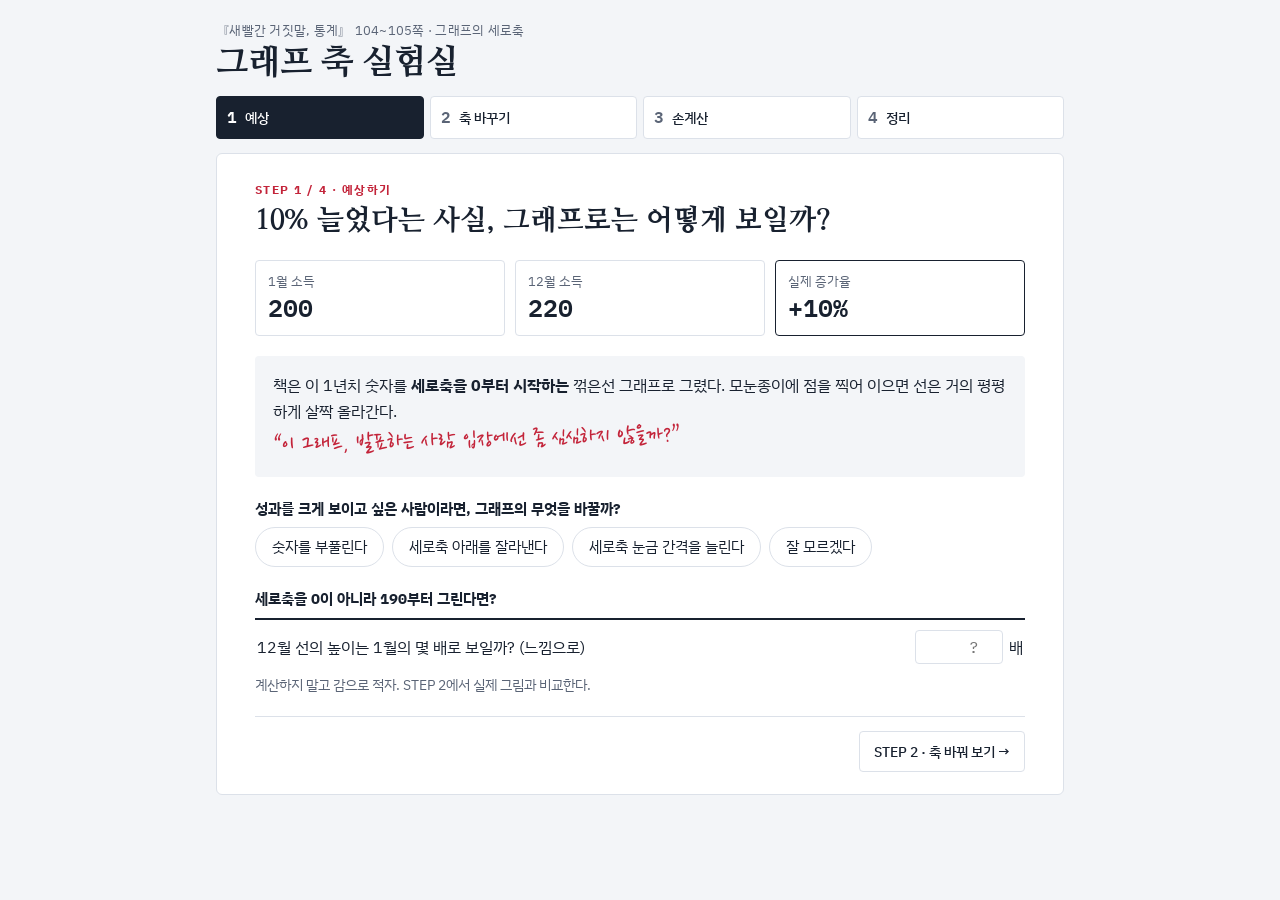
<file: works/book-concept-map/추가 차시/5차시 그래프 축 실험실(part 5).html>
<!DOCTYPE html>
<html lang="ko">
<head>
<meta charset="utf-8">
<meta name="viewport" content="width=device-width,initial-scale=1">
<title>그래프 축 실험실 — 같은 데이터, 다른 인상</title>
<link rel="preconnect" href="https://fonts.googleapis.com">
<link rel="preconnect" href="https://fonts.gstatic.com" crossorigin>
<link rel="stylesheet" href="https://fonts.googleapis.com/css2?family=IBM+Plex+Mono:wght@500;600&family=IBM+Plex+Sans+KR:wght@400;500;700&family=Nanum+Myeongjo:wght@700;800&family=Nanum+Pen+Script&display=swap">
<style>
/* Layout: 4-step lab notebook (예상 → 축 바꾸기 → 손계산 → 정리); same token system as 「동전 던지기 실험실」「예상오차와 표준오차」 */
:root{
  --paper:#F3F5F8; --sheet:#FFFFFF; --ink:#18212F; --muted:#5A6476; --rule:#DCE1E9;
  --red:#C3243A; --red-soft:#F8DEE2;
  --amber:#A86F06; --amber-soft:#F6E8C6;
  --slate:#5E6E88; --slate-soft:#E2E8F1;
  --blue:#23457C; --blue-soft:#E1E9F5;
  --green:#2F7A4B;
  --f-body:"IBM Plex Sans KR","Apple SD Gothic Neo","Malgun Gothic",sans-serif;
  --f-display:"Nanum Myeongjo","AppleMyungjo","Batang",serif;
  --f-num:"IBM Plex Mono",ui-monospace,"SFMono-Regular",Menlo,monospace;
  --f-pen:"Nanum Pen Script","Nanum Pen",cursive;
  color-scheme:light;
}
@media (prefers-color-scheme: dark){
  :root:not([data-theme="light"]){
    --paper:#10141B; --sheet:#181E28; --ink:#E6EAF1; --muted:#9AA4B6; --rule:#2B3442;
    --red:#FF6F80; --red-soft:#3B1D25;
    --amber:#E8B34E; --amber-soft:#3A2F16;
    --slate:#9AA8BF; --slate-soft:#28323F;
    --blue:#93B3E8; --blue-soft:#1E2A3F;
    --green:#6CC48F;
    color-scheme:dark;
  }
}
:root[data-theme="dark"]{
  --paper:#10141B; --sheet:#181E28; --ink:#E6EAF1; --muted:#9AA4B6; --rule:#2B3442;
  --red:#FF6F80; --red-soft:#3B1D25;
  --amber:#E8B34E; --amber-soft:#3A2F16;
  --slate:#9AA8BF; --slate-soft:#28323F;
  --blue:#93B3E8; --blue-soft:#1E2A3F;
  --green:#6CC48F;
  color-scheme:dark;
}
*{box-sizing:border-box}
body{margin:0;background:var(--paper);color:var(--ink);font-family:var(--f-body);font-size:16px;line-height:1.65;-webkit-font-smoothing:antialiased}
.wrap{max-width:880px;margin:0 auto;padding:20px 16px 40px}
.num{font-family:var(--f-num);font-variant-numeric:tabular-nums;letter-spacing:-.01em}
button{font:inherit;color:inherit}
button:focus-visible,input:focus-visible,summary:focus-visible{outline:2px solid var(--red);outline-offset:2px}

/* header + stepper */
.top{margin-bottom:12px}
.book{font-size:13px;color:var(--muted);letter-spacing:.02em;margin:0}
.top h1{font-family:var(--f-display);font-weight:800;font-size:clamp(26px,4.4vw,34px);line-height:1.2;margin:2px 0 0;text-wrap:balance}
.stepper{list-style:none;margin:0 0 14px;padding:0;display:grid;grid-template-columns:repeat(4,minmax(0,1fr));gap:6px}
.stepper button{width:100%;text-align:left;background:var(--sheet);border:1px solid var(--rule);border-radius:4px;padding:7px 10px;cursor:pointer;display:flex;gap:8px;align-items:baseline;min-width:0}
.stepper .sn{font-family:var(--f-num);font-weight:600;color:var(--muted)}
.stepper .sl{font-size:14px;font-weight:500;white-space:nowrap;overflow:hidden;text-overflow:ellipsis}
.stepper button[aria-current="step"]{background:var(--ink);border-color:var(--ink);color:var(--sheet)}
.stepper button[aria-current="step"] .sn{color:var(--sheet)}
@media (max-width:560px){.stepper .sl{font-size:12.5px}.stepper button{padding:7px 8px;gap:6px}}

/* sheet */
.sheet{background:var(--sheet);border:1px solid var(--rule);border-radius:6px;padding-block:26px 22px;padding-inline:clamp(18px,4vw,38px);display:flex;flex-direction:column;gap:20px}
.sheet[hidden]{display:none}
.eyebrow{font-size:12px;font-weight:700;letter-spacing:.12em;color:var(--red);margin:0}
.sheet h2{font-family:var(--f-display);font-weight:800;font-size:clamp(22px,3.6vw,28px);line-height:1.3;margin:4px 0 0;text-wrap:balance}
.lead{margin:0;max-width:64ch}
.lead b{color:var(--red)}
h3{font-size:15px;font-weight:700;margin:0 0 6px}
.pen{font-family:var(--f-pen);color:var(--red);font-size:25px;line-height:1.2;margin:0;transform:rotate(-1.5deg);transform-origin:left center}
.hint{font-size:13.5px;color:var(--muted);margin:0}

/* step 1 */
.scene{background:var(--paper);border-radius:4px;padding:16px 18px;display:flex;flex-direction:column;gap:6px}
.scene p{margin:0}
.facts{display:grid;grid-template-columns:repeat(3,1fr);gap:10px}
.tile{border:1px solid var(--rule);border-radius:4px;padding:10px 12px;min-width:0;background:var(--sheet)}
.tile .k{font-size:12.5px;color:var(--muted);display:block}
.tile .v{font-family:var(--f-num);font-weight:600;font-size:clamp(19px,3.2vw,25px);line-height:1.3;font-variant-numeric:tabular-nums}
.tile.hl{border-color:var(--ink)}
.tile.warn{border-color:var(--red)}
.tile.warn .v{color:var(--red)}
.chips{display:flex;flex-wrap:wrap;gap:8px}
.chip{border:1px solid var(--rule);background:var(--sheet);border-radius:999px;padding:7px 16px;cursor:pointer;font-size:14.5px}
.chip:hover{border-color:var(--ink)}
.chip[aria-pressed="true"]{background:var(--ink);border-color:var(--ink);color:var(--sheet)}
.predict{border-top:2px solid var(--ink)}
.predict .row{display:flex;flex-wrap:wrap;align-items:center;justify-content:space-between;gap:6px 14px;padding:10px 2px;border-top:1px solid var(--rule)}
.predict .row:first-of-type{border-top:0}
.pin{display:flex;align-items:center;gap:6px}
.pin input,.calc input{width:5.5em;font-family:var(--f-num);font-size:16px;padding:6px 8px;border:1px solid var(--rule);border-radius:4px;background:var(--sheet);color:var(--ink);text-align:right}

/* chart */
figure{margin:0;display:flex;flex-direction:column;gap:6px}
figcaption{font-size:14px;font-weight:700;display:flex;flex-wrap:wrap;gap:4px 14px;align-items:baseline}
figcaption .lg{font-weight:400;font-size:13px;color:var(--muted)}
.chartbox{position:relative;border:1px solid var(--rule);border-radius:4px;padding:6px 4px 2px;background:var(--sheet)}
.chartbox svg{display:block;width:100%;height:auto;touch-action:pan-y}
svg text{font-family:var(--f-body)}
svg .tick{font-family:var(--f-num);font-size:11px;fill:var(--muted)}
svg .unit{font-size:11px;fill:var(--muted)}
svg .endl{font-family:var(--f-num);font-size:12px;font-weight:600;fill:var(--ink)}
.grid{stroke:var(--rule);stroke-width:1}
.ax{stroke:var(--muted);stroke-width:1}
.area{fill:var(--blue-soft)}
.ln{fill:none;stroke:var(--blue);stroke-width:2.2;stroke-linejoin:round;stroke-linecap:round}
.dt{fill:var(--blue);stroke:var(--sheet);stroke-width:2}
.hgt{stroke:var(--red);stroke-width:2}
svg .hgtT{font-family:var(--f-num);font-size:11.5px;font-weight:600;fill:var(--red)}
.brk{fill:none;stroke:var(--red);stroke-width:1.6}
.tip{position:absolute;pointer-events:none;background:var(--sheet);border:1px solid var(--ink);border-radius:4px;padding:4px 9px;font-size:12.5px;opacity:0;transition:opacity .1s;white-space:nowrap}
.tip .num{font-weight:600}

/* controls */
.controls{display:flex;flex-wrap:wrap;gap:8px;align-items:center}
.ctl-label{font-size:14px;color:var(--muted)}
.seg{display:inline-flex;flex-wrap:wrap;border:1px solid var(--ink);border-radius:4px;overflow:hidden}
.seg button{border:0;background:var(--sheet);padding:8px 14px;cursor:pointer;font-weight:500;font-size:14px;border-left:1px solid var(--ink)}
.seg button:first-child{border-left:0}
.seg button[aria-pressed="true"]{background:var(--ink);color:var(--sheet)}
@media (max-width:480px){.seg button{padding:8px 10px;font-size:13px}}
.sliders{display:grid;grid-template-columns:1fr 1fr;gap:10px 18px}
@media (max-width:560px){.sliders{grid-template-columns:1fr}}
.sl label{display:flex;justify-content:space-between;font-size:13.5px;color:var(--muted)}
.sl label b{font-family:var(--f-num);color:var(--ink);font-weight:600}
input[type=range]{width:100%;accent-color:var(--ink)}
.toggle{display:flex;align-items:center;gap:8px;font-size:14px;color:var(--muted);cursor:pointer}
.toggle input{accent-color:var(--red);width:16px;height:16px}
.stats{display:grid;grid-template-columns:repeat(3,1fr);gap:10px}
@media (max-width:560px){.stats{grid-template-columns:1fr 1fr}.stats .tile:first-child{grid-column:1/-1}}
.btn{border:1px solid var(--ink);background:var(--sheet);border-radius:4px;padding:8px 14px;cursor:pointer;font-weight:500;font-size:14.5px}
.btn:hover{background:var(--paper)}
.btn.primary{background:var(--ink);color:var(--sheet)}
.btn.primary:hover{opacity:.9}
.recall{margin:0;background:var(--paper);border-radius:4px;padding:12px 14px;display:flex;flex-wrap:wrap;gap:8px 12px;align-items:center;justify-content:space-between}
.recall b{color:var(--red)}

/* step 3 */
.formula{margin:0;border-left:3px solid var(--red);padding:6px 0 6px 16px;font-family:var(--f-display);font-weight:700;font-size:clamp(16px,2.6vw,19px);line-height:1.6}
.formula small{display:block;font-family:var(--f-body);font-weight:400;font-size:13px;color:var(--muted)}
.tablebox{overflow-x:auto}
table{border-collapse:collapse;width:100%;font-size:14.5px}
th,td{padding:8px 10px;text-align:right;border-bottom:1px solid var(--rule);white-space:nowrap}
th:first-child,td:first-child{text-align:left}
thead th{font-size:12.5px;font-weight:700;color:var(--muted);border-bottom:2px solid var(--ink)}
td.num{font-weight:500}
td.ex{background:var(--paper)}
.calc input{width:4.5em;font-size:15px;padding:4px 6px}
.mark{display:inline-block;min-width:1.4em;font-weight:700;text-align:center}
.mark.ok{color:var(--green)} .mark.no{color:var(--red)}

/* step 4 */
.law{border:2px solid var(--ink);border-radius:4px;padding:16px 18px;display:flex;flex-direction:column;gap:6px}
.law .t{font-size:12px;font-weight:700;letter-spacing:.12em;color:var(--muted)}
.law p{margin:0}
.law .main{font-family:var(--f-display);font-weight:800;font-size:clamp(18px,2.8vw,21px);line-height:1.5}
.law b{color:var(--red)}
.qs{border-top:2px solid var(--ink)}
.q{display:grid;grid-template-columns:2.4em 1fr;gap:4px 10px;padding:12px 0;border-top:1px solid var(--rule)}
.q:first-child{border-top:0}
.q .qn{font-family:var(--f-num);font-weight:600;color:var(--red)}
.q p{margin:0;min-width:0}
.q details{grid-column:2;font-size:14.5px}
summary{cursor:pointer;color:var(--blue);font-weight:500;font-size:13.5px;width:max-content}
details[open] summary{margin-bottom:4px}
.ans{background:var(--paper);padding:10px 12px;border-radius:4px}
.mine{margin:0;font-size:14.5px;color:var(--muted)}
.mine b{color:var(--ink)}

/* nav */
.nav{display:flex;justify-content:space-between;gap:10px;border-top:1px solid var(--rule);padding-top:14px}
.navbtn{border:1px solid var(--rule);background:none;padding:8px 14px;border-radius:4px;cursor:pointer;font-size:14px;font-weight:500}
.navbtn:hover{border-color:var(--ink)}
.spacer{flex:1}
.note{font-size:12.5px;color:var(--muted);margin:0}
</style>
</head>
<body>
<div class="wrap">
  <header class="top">
    <p class="book">『새빨간 거짓말, 통계』 104~105쪽 · 그래프의 세로축</p>
    <h1>그래프 축 실험실</h1>
  </header>

  <ol class="stepper" aria-label="실험 단계">
    <li><button id="st1" data-go="1"><span class="sn">1</span><span class="sl">예상</span></button></li>
    <li><button id="st2" data-go="2"><span class="sn">2</span><span class="sl">축 바꾸기</span></button></li>
    <li><button id="st3" data-go="3"><span class="sn">3</span><span class="sl">손계산</span></button></li>
    <li><button id="st4" data-go="4"><span class="sn">4</span><span class="sl">정리</span></button></li>
  </ol>

  <!-- STEP 1 -->
  <section class="sheet" id="s1" aria-labelledby="h1s">
    <div>
      <p class="eyebrow">STEP 1 / 4 · 예상하기</p>
      <h2 id="h1s">10% 늘었다는 사실, 그래프로는 어떻게 보일까?</h2>
    </div>

    <div class="facts">
      <div class="tile"><span class="k">1월 소득</span><span class="v">200</span></div>
      <div class="tile"><span class="k">12월 소득</span><span class="v">220</span></div>
      <div class="tile hl"><span class="k">실제 증가율</span><span class="v">+10%</span></div>
    </div>

    <div class="scene">
      <p>책은 이 1년치 숫자를 <b>세로축을 0부터 시작하는</b> 꺾은선 그래프로 그렸다. 모눈종이에 점을 찍어 이으면 선은 거의 평평하게 살짝 올라간다.</p>
      <p class="pen">“이 그래프, 발표하는 사람 입장에선 좀 심심하지 않을까?”</p>
    </div>

    <div>
      <h3>성과를 크게 보이고 싶은 사람이라면, 그래프의 무엇을 바꿀까?</h3>
      <div class="chips" id="belief" role="group" aria-label="내 생각">
        <button class="chip" data-v="숫자를 부풀린다" aria-pressed="false">숫자를 부풀린다</button>
        <button class="chip" data-v="세로축 아래를 잘라낸다" aria-pressed="false">세로축 아래를 잘라낸다</button>
        <button class="chip" data-v="세로축 눈금 간격을 늘린다" aria-pressed="false">세로축 눈금 간격을 늘린다</button>
        <button class="chip" data-v="잘 모르겠다" aria-pressed="false">잘 모르겠다</button>
      </div>
    </div>

    <div>
      <h3>세로축을 0이 아니라 <span class="num">190</span>부터 그린다면?</h3>
      <div class="predict">
        <div class="row"><label for="pGuess">12월 선의 높이는 1월의 몇 배로 보일까? (느낌으로)</label><span class="pin"><input id="pGuess" type="number" inputmode="decimal" step="0.1" placeholder="?"> 배</span></div>
      </div>
      <p class="hint">계산하지 말고 감으로 적자. STEP 2에서 실제 그림과 비교한다.</p>
    </div>

    <div class="nav"><span class="spacer"></span><button class="navbtn" data-go="2">STEP 2 · 축 바꿔 보기 →</button></div>
  </section>

  <!-- STEP 2 -->
  <section class="sheet" id="s2" aria-labelledby="h2s" hidden>
    <div>
      <p class="eyebrow">STEP 2 / 4 · 축 바꿔 보기</p>
      <h2 id="h2s">숫자는 그대로, 세로축만 바꾸면</h2>
    </div>
    <p class="lead">데이터는 한 글자도 바꾸지 않는다. <b>세로축이 시작하는 값</b>과 <b>끝나는 값</b>만 움직여 보자.</p>

    <div class="controls">
      <span class="ctl-label">미리 보기</span>
      <div class="seg" role="group" aria-label="세로축 설정">
        <button data-p="0,240" aria-pressed="true">A · 0부터</button>
        <button data-p="180,240" aria-pressed="false">B · 아래 자르기</button>
        <button data-p="198,222" aria-pressed="false">C · 자르고 확대</button>
      </div>
    </div>

    <figure>
      <figcaption>월별 국민소득 <span class="lg">단위: 억 달러 · 빨간 막대 = 바닥에서 잰 선의 높이</span></figcaption>
      <div class="chartbox">
        <svg id="chart" viewBox="0 0 640 330" role="img" aria-label="월별 국민소득 꺾은선 그래프"></svg>
        <div class="tip" id="tip"></div>
      </div>
    </figure>

    <div class="sliders">
      <div class="sl"><label for="ymin">세로축 시작값 <b id="yminV">0</b></label><input type="range" id="ymin" min="0" max="199" step="1" value="0"></div>
      <div class="sl"><label for="ymax">세로축 끝값 <b id="ymaxV">240</b></label><input type="range" id="ymax" min="221" max="400" step="1" value="240"></div>
    </div>
    <label class="toggle"><input type="checkbox" id="brk" checked> 축을 잘랐다는 표시(물결선) 넣기</label>

    <div class="stats">
      <div class="tile"><span class="k">세로축 범위</span><span class="v" id="tRange">0 ~ 240</span></div>
      <div class="tile hl"><span class="k">12월 높이 ÷ 1월 높이</span><span class="v" id="tRatio">1.10배</span></div>
      <div class="tile" id="tFacBox"><span class="k">과장 배율</span><span class="v" id="tFac">1.0배</span></div>
    </div>
    <p class="note">과장 배율 = 눈에 보이는 증가율 ÷ 실제 증가율(10%). 1.0배면 정직한 그림이다.</p>

    <div class="recall">
      <span id="recallTxt">STEP 1 내 예상: <b>아직 적지 않음</b></span>
      <button class="btn" id="to190">시작값을 190에 맞춰 확인하기</button>
    </div>

    <p class="pen">숫자는 하나도 안 바뀌었는데, 그림은 완전히 다른 이야기를 한다!</p>

    <div class="nav"><button class="navbtn" data-go="1">← STEP 1</button><button class="navbtn" data-go="3">STEP 3 · 손으로 계산 →</button></div>
  </section>

  <!-- STEP 3 -->
  <section class="sheet" id="s3" aria-labelledby="h3s" hidden>
    <div>
      <p class="eyebrow">STEP 3 / 4 · 손으로 계산</p>
      <h2 id="h3s">‘몇 배로 보이는지’ 직접 구해 보자</h2>
    </div>
    <p class="lead">그림에서 선의 높이는 0이 아니라 <b>세로축이 시작하는 곳</b>부터 잰다. 시작값을 a라고 하면</p>
    <p class="formula">보이는 배수 = (220 − a) ÷ (200 − a)<small>예: a = 0 → 220 ÷ 200 = 1.1배 (실제 그대로)</small></p>

    <div>
      <h3>표를 채워 보자 <span style="font-weight:400;color:var(--muted);font-size:13px">소수 둘째 자리까지 · 다 채우면 채점</span></h3>
      <div class="tablebox">
        <table>
          <thead><tr><th>시작값 a</th><th>1월 높이</th><th>12월 높이</th><th>보이는 배수</th><th></th></tr></thead>
          <tbody class="calc">
            <tr><td class="num ex">0</td><td class="num ex">200</td><td class="num ex">220</td><td class="num ex">1.1</td><td class="ex"><span class="mark">예</span></td></tr>
            <tr data-a="100"><td class="num">100</td><td><input type="number" inputmode="decimal" data-k="lo"></td><td><input type="number" inputmode="decimal" data-k="hi"></td><td><input type="number" inputmode="decimal" step="0.01" data-k="r"></td><td><span class="mark"></span></td></tr>
            <tr data-a="180"><td class="num">180</td><td><input type="number" inputmode="decimal" data-k="lo"></td><td><input type="number" inputmode="decimal" data-k="hi"></td><td><input type="number" inputmode="decimal" step="0.01" data-k="r"></td><td><span class="mark"></span></td></tr>
            <tr data-a="190"><td class="num">190</td><td><input type="number" inputmode="decimal" data-k="lo"></td><td><input type="number" inputmode="decimal" data-k="hi"></td><td><input type="number" inputmode="decimal" step="0.01" data-k="r"></td><td><span class="mark"></span></td></tr>
            <tr data-a="198"><td class="num">198</td><td><input type="number" inputmode="decimal" data-k="lo"></td><td><input type="number" inputmode="decimal" data-k="hi"></td><td><input type="number" inputmode="decimal" step="0.01" data-k="r"></td><td><span class="mark"></span></td></tr>
          </tbody>
        </table>
      </div>
    </div>
    <div class="controls"><button class="btn primary" id="grade">채점하기</button><span class="hint" id="gradeMsg">틀린 칸은 STEP 2 슬라이더로 직접 맞춰 보고 다시 계산하자.</span></div>

    <div class="qs">
      <div class="q">
        <span class="qn">더</span>
        <p>거꾸로 생각하기: 10% 증가를 <b>3배</b>로 보이게 하려면 세로축을 어디서 시작해야 할까? 방정식을 세워 풀어 보자.</p>
        <details><summary>풀이 보기</summary>
          <div class="ans">(220 − a) = 3(200 − a) → 220 − a = 600 − 3a → 2a = 380 → <b>a = 190</b>. STEP 1에서 감으로 적은 값과 비교해 보자.</div>
        </details>
      </div>
      <div class="q">
        <span class="qn">더</span>
        <p>a가 200에 가까워질수록 보이는 배수는 어떻게 될까? a = 199, 199.9를 넣어 보자.</p>
        <details><summary>풀이 보기</summary>
          <div class="ans">a = 199 → 21 ÷ 1 = 21배, a = 199.9 → 20.1 ÷ 0.1 = 201배. 분모 (200 − a)가 0에 가까워지므로 <b>한없이 커진다</b>. 세로축 시작값 하나로 같은 10%를 얼마든지 과장할 수 있다는 뜻이다.</div>
        </details>
      </div>
    </div>

    <div class="nav"><button class="navbtn" data-go="2">← STEP 2</button><button class="navbtn" data-go="4">STEP 4 · 정리하기 →</button></div>
  </section>

  <!-- STEP 4 -->
  <section class="sheet" id="s4" aria-labelledby="h4s" hidden>
    <div>
      <p class="eyebrow">STEP 4 / 4 · 정리하기</p>
      <h2 id="h4s">그래프는 숫자가 아니라 ‘길이’로 말한다</h2>
    </div>

    <div class="law">
      <span class="t">오늘의 정리</span>
      <p class="main">세로축 아래를 잘라내면 숫자는 그대로여도, 눈에 보이는 <b>변화의 크기</b>가 달라진다.</p>
      <p>사람의 눈은 눈금 숫자보다 선의 높이와 기울기를 먼저 읽는다. 그래서 그래프를 볼 때는 선보다 <b>세로축의 시작값과 눈금 간격</b>을 먼저 확인해야 한다.</p>
    </div>

    <p class="recall" id="recall2">STEP 1에서 고른 내 생각: <b>아직 고르지 않음</b></p>

    <div class="qs">
      <div class="q">
        <span class="qn">Q1</span>
        <p>A(0부터)와 C(자르고 확대) 중 숫자가 틀린 그래프는 무엇일까?</p>
        <details><summary>답 보기</summary>
          <div class="ans">둘 다 숫자는 맞다. 틀린 것은 숫자가 아니라 그림이 주는 <b>인상</b>이다. 그래서 이런 그래프는 ‘거짓말’이라고 따지기도 어렵다. 그래서 더 조심해야 한다.</div>
        </details>
      </div>
      <div class="q">
        <span class="qn">Q2</span>
        <p>세로축을 0부터 시작하지 <b>않는</b> 것이 오히려 적절한 경우도 있을까?</p>
        <details><summary>답 보기</summary>
          <div class="ans">있다. 체온(36~38℃)처럼 작은 변화 자체가 중요한 자료는 0부터 그리면 변화가 안 보인다. 이때는 물결선(≈)으로 축을 잘랐다고 표시하고, 눈금 숫자를 분명히 적는 것이 정직한 방법이다.</div>
        </details>
      </div>
      <div class="q">
        <span class="qn">Q3</span>
        <p>이 그래프만으로는 <b>알 수 없는 것</b>은 무엇일까? 어떤 자료가 더 있어야 할까?</p>
        <details><summary>생각할 거리</summary>
          <div class="ans">같은 해 물가가 얼마나 올랐는지(실질 소득), 인구가 늘었는지(1인당 소득), 작년이나 다른 나라와 비교하면 큰 증가인지. 그래프 밖의 비교 기준이 있어야 ‘10%’가 큰지 작은지 판단할 수 있다.</div>
        </details>
      </div>
    </div>

    <p class="mine"><b>나만의 질문 1개</b> · 뉴스나 광고에서 ‘급등’, ‘폭증’이라는 말과 함께 나온 그래프를 하나 찾아보자. 세로축은 어디서 시작할까?</p>
    <p class="note">월별 값은 책의 조건(1년간 200 → 220, 10% 증가)에 맞춰 수업용으로 만든 가상 데이터입니다.</p>

    <div class="nav"><button class="navbtn" data-go="3">← STEP 3</button></div>
  </section>
</div>

<script>
(function(){
  var $=function(id){return document.getElementById(id)};
  var data=[200,201.5,203,204.5,206,207.5,209.5,211,213,215,217.5,220];
  var st={ymin:0,ymax:240}, belief=null, current=1;

  /* ---------- steps ---------- */
  function render(){
    var m=/^#s([1-4])$/.exec(location.hash); current=m?+m[1]:1;
    for(var i=1;i<=4;i++){
      $('s'+i).hidden=(i!==current);
      $('st'+i).setAttribute('aria-current',i===current?'step':'false');
    }
    if(current===2){draw();fillRecall();}
    if(current===4){$('recall2').innerHTML='STEP 1에서 고른 내 생각: <b>'+(belief||'아직 고르지 않음')+'</b> · 지금은 어떻게 생각하는지 이유와 함께 적어 보자.';}
  }
  function go(i){ if(location.hash!=='#s'+i){location.hash='s'+i}else{render()} window.scrollTo(0,0); }
  document.querySelectorAll('[data-go]').forEach(function(b){b.addEventListener('click',function(){go(+b.getAttribute('data-go'))})});
  window.addEventListener('hashchange',render);

  /* ---------- step 1 ---------- */
  document.querySelectorAll('#belief .chip').forEach(function(b){
    b.addEventListener('click',function(){
      belief=b.getAttribute('data-v');
      document.querySelectorAll('#belief .chip').forEach(function(x){x.setAttribute('aria-pressed',x===b?'true':'false')});
    });
  });
  function fillRecall(){
    var v=$('pGuess').value.trim();
    $('recallTxt').innerHTML='STEP 1 내 예상 (시작값 190): <b>'+(v===''?'아직 적지 않음':v+'배')+'</b>';
  }

  /* ---------- step 2: chart ---------- */
  var NS='http://www.w3.org/2000/svg', svg=$('chart'), tip=$('tip');
  var W=640,H=330,m={l:44,r:40,t:18,b:32}, pw, ph;
  function size(){var w=Math.max(300,Math.round(svg.parentElement.clientWidth-8)||640);W=w;H=w<520?Math.round(w*0.82):330;m.r=w<520?40:46;pw=W-m.l-m.r;ph=H-m.t-m.b;svg.setAttribute('viewBox','0 0 '+W+' '+H)}
  function el(t,a){var e=document.createElementNS(NS,t);for(var k in a)e.setAttribute(k,a[k]);svg.appendChild(e);return e}
  function X(i){return m.l+i/(data.length-1)*pw}
  function Y(v){return m.t+ph-(v-st.ymin)/(st.ymax-st.ymin)*ph}
  function niceStep(r){var raw=r/6,p=Math.pow(10,Math.floor(Math.log10(raw))),n=raw/p;return (n<1.5?1:n<3?2:n<7?5:10)*p}
  function txt(a,s){var e=el('text',a);e.textContent=s;return e}

  function draw(){
    size(); svg.innerHTML='';
    var step=niceStep(st.ymax-st.ymin), base=m.t+ph, showBrk=st.ymin>0&&$('brk').checked;
    for(var v=Math.ceil(st.ymin/step)*step; v<=st.ymax+1e-9; v+=step){
      var yy=Math.round(Y(v))+.5;
      el('line',{x1:m.l,x2:W-m.r,y1:yy,y2:yy,'class':'grid'});
      if(!(showBrk&&base-yy<16)) txt({x:m.l-8,y:yy+4,'text-anchor':'end','class':'tick'},+v.toFixed(2));
    }
    data.forEach(function(_,i){txt({x:X(i),y:base+18,'text-anchor':'middle','class':'tick'},i+1)});
    txt({x:W-4,y:base+18,'text-anchor':'end','class':'unit'},'(월)');
    el('path',{d:'M'+X(0)+','+base+' L'+data.map(function(v,i){return X(i)+','+Y(v)}).join(' L')+' L'+X(data.length-1)+','+base+' Z','class':'area'});
    el('line',{x1:m.l,x2:m.l,y1:m.t,y2:base,'class':'ax'});
    el('line',{x1:m.l,x2:W-m.r,y1:base,y2:base,'class':'ax'});
    if(showBrk){
      var by=base-8;
      el('rect',{x:m.l-8,y:by-6,width:16,height:12,fill:'var(--sheet)'});
      el('path',{d:'M'+(m.l-9)+','+(by-2)+' q3,-5 6,0 t6,0 t6,0','class':'brk'});
      el('path',{d:'M'+(m.l-9)+','+(by+4)+' q3,-5 6,0 t6,0 t6,0','class':'brk'});
    }
    el('path',{d:'M'+data.map(function(v,i){return X(i)+','+Y(v)}).join(' L'),'class':'ln'});
    // height bars (1월, 12월)
    [[0,1],[data.length-1,1]].forEach(function(p){
      var i=p[0], x=X(i)+(i===0?12:14), h=data[i]-st.ymin;
      el('line',{x1:x,x2:x,y1:base,y2:Y(data[i]),'class':'hgt'});
      el('line',{x1:x-4,x2:x+4,y1:Y(data[i]),y2:Y(data[i]),'class':'hgt'});
      txt({x:x+(p[1]<0?-6:6),y:(base+Y(data[i]))/2+4,'text-anchor':p[1]<0?'end':'start','class':'hgtT'},+h.toFixed(1));
      el('circle',{cx:X(i),cy:Y(data[i]),r:5,'class':'dt'});
    });
    // hover
    var cross=el('line',{y1:m.t,y2:base,stroke:'var(--muted)','stroke-dasharray':'3 3',opacity:0});
    var dot=el('circle',{r:6,'class':'dt',opacity:0});
    var hit=el('rect',{x:m.l-10,y:0,width:pw+20,height:H,fill:'transparent'});
    function move(ev){
      var r=svg.getBoundingClientRect(), cx=(ev.clientX-r.left)/r.width*W;
      var i=Math.max(0,Math.min(data.length-1,Math.round((cx-m.l)/pw*(data.length-1))));
      var px=X(i),py=Y(data[i]);
      cross.setAttribute('x1',px);cross.setAttribute('x2',px);cross.setAttribute('opacity',1);
      dot.setAttribute('cx',px);dot.setAttribute('cy',py);dot.setAttribute('opacity',1);
      tip.innerHTML='<b>'+(i+1)+'월</b> · <span class="num">'+data[i]+'</span>억 달러 <span style="color:var(--muted)">(1월 대비 +'+((data[i]/200-1)*100).toFixed(1)+'%)</span>';
      var sx=px/W*r.width+4, sy=py/H*r.height+6;
      tip.style.left=Math.min(Math.max(sx-tip.offsetWidth/2,4),r.width-tip.offsetWidth)+'px';
      tip.style.top=Math.max(sy-44,0)+'px'; tip.style.opacity=1;
    }
    function leave(){cross.setAttribute('opacity',0);dot.setAttribute('opacity',0);tip.style.opacity=0}
    hit.addEventListener('pointermove',move);hit.addEventListener('pointerdown',move);hit.addEventListener('pointerleave',leave);

    var ratio=(220-st.ymin)/(200-st.ymin), fac=(ratio-1)/0.1;
    $('yminV').textContent=st.ymin; $('ymaxV').textContent=st.ymax;
    $('tRange').textContent=st.ymin+' ~ '+st.ymax;
    $('tRatio').textContent=(ratio<10?ratio.toFixed(2):ratio.toFixed(1))+'배';
    $('tFac').textContent=(fac<10?fac.toFixed(1):Math.round(fac))+'배';
    $('tFacBox').classList.toggle('warn',fac>=1.5);
  }
  function setSeg(btn){document.querySelectorAll('[data-p]').forEach(function(b){b.setAttribute('aria-pressed',b===btn?'true':'false')})}
  document.querySelectorAll('[data-p]').forEach(function(b){b.addEventListener('click',function(){
    var p=b.getAttribute('data-p').split(',').map(Number);
    st.ymin=p[0];st.ymax=p[1];$('ymin').value=p[0];$('ymax').value=p[1];setSeg(b);draw();
  })});
  $('ymin').addEventListener('input',function(){st.ymin=+this.value;setSeg(null);draw()});
  $('ymax').addEventListener('input',function(){st.ymax=+this.value;setSeg(null);draw()});
  $('brk').addEventListener('change',draw);
  $('to190').addEventListener('click',function(){st.ymin=190;$('ymin').value=190;if(st.ymax<=221){st.ymax=240;$('ymax').value=240}setSeg(null);draw()});
  window.addEventListener('resize',function(){tip.style.opacity=0;if(current===2)draw()});

  /* ---------- step 3: grading ---------- */
  $('grade').addEventListener('click',function(){
    var ok=0,total=0;
    document.querySelectorAll('tr[data-a]').forEach(function(tr){
      var a=+tr.getAttribute('data-a'), lo=200-a, hi=220-a, r=hi/lo;
      var g=function(k){var v=tr.querySelector('[data-k="'+k+'"]').value.trim();return v===''?NaN:+v};
      var good=Math.abs(g('lo')-lo)<1e-6 && Math.abs(g('hi')-hi)<1e-6 && Math.abs(g('r')-r)<=0.011;
      var mk=tr.querySelector('.mark'); mk.textContent=good?'✓':'✗'; mk.className='mark '+(good?'ok':'no');
      total++; if(good) ok++;
    });
    $('gradeMsg').textContent=ok===total?'모두 맞았다! 아래 ‘더’ 문제로 넘어가 보자.':ok+' / '+total+' 맞음 · 높이는 바닥(시작값 a)부터 잰다는 것을 다시 떠올려 보자.';
  });

  render();
})();
</script>
</body>
</html>
</file>
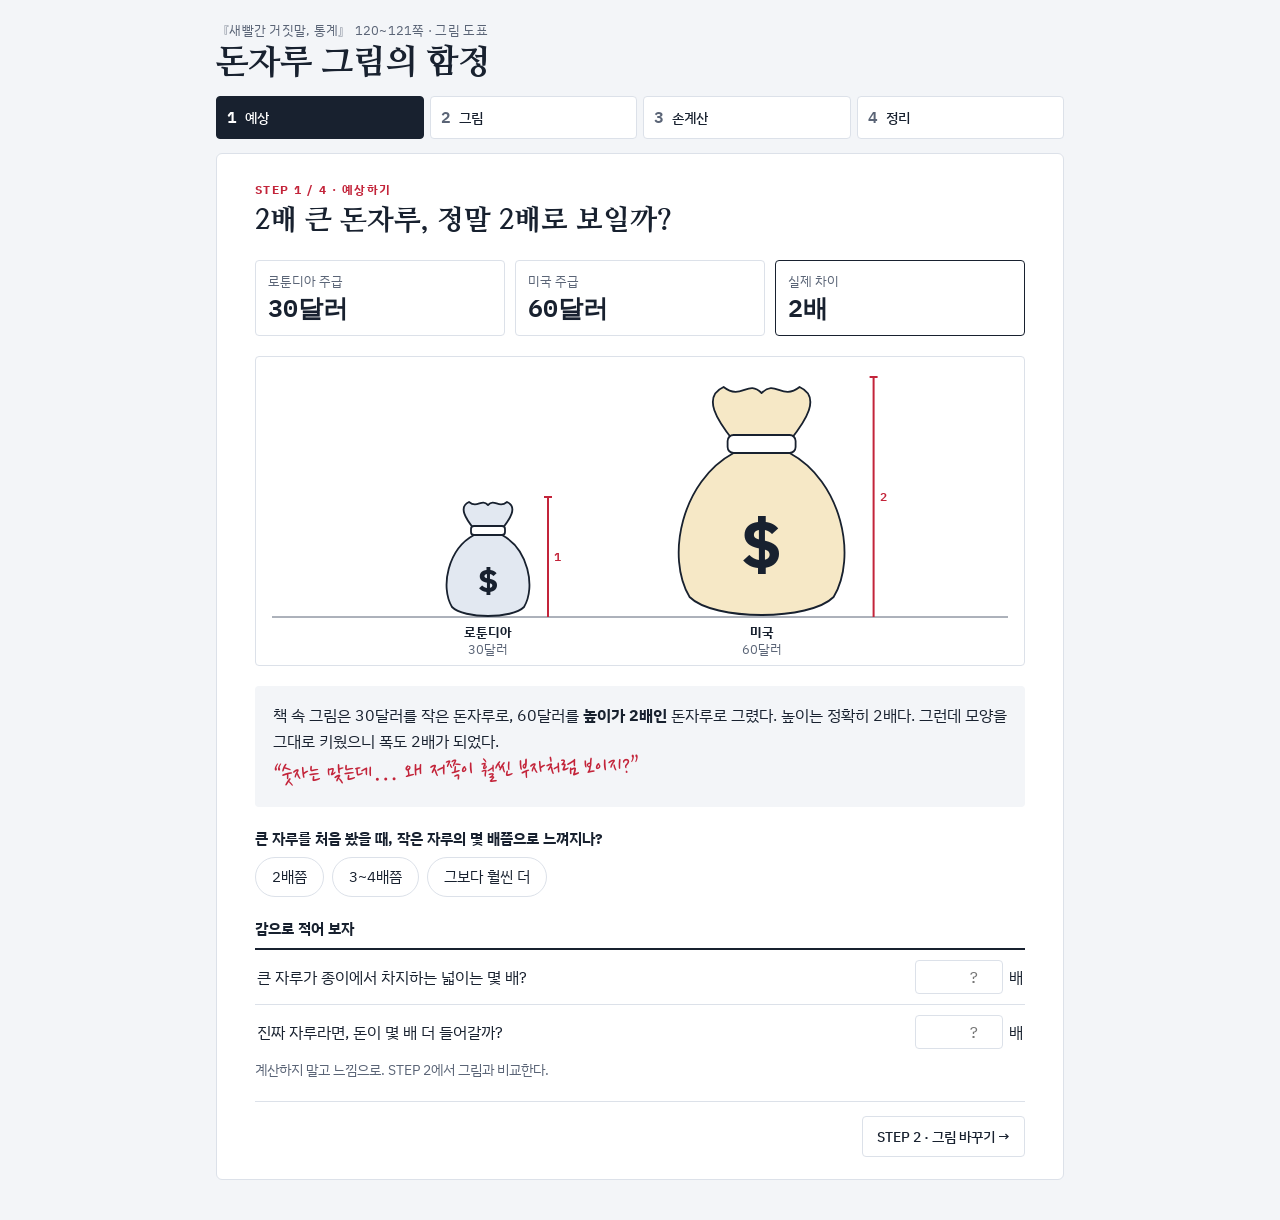
<file: works/book-concept-map/추가 차시/5차시 돈자루 그림의 함정(part 6).html>
<!DOCTYPE html>
<html lang="ko">
<head>
<meta charset="utf-8">
<meta name="viewport" content="width=device-width,initial-scale=1">
<title>돈자루 그림의 함정</title>
<link rel="preconnect" href="https://fonts.googleapis.com">
<link rel="preconnect" href="https://fonts.gstatic.com" crossorigin>
<link rel="stylesheet" href="https://fonts.googleapis.com/css2?family=IBM+Plex+Mono:wght@500;600&family=IBM+Plex+Sans+KR:wght@400;500;700&family=Nanum+Myeongjo:wght@700;800&family=Nanum+Pen+Script&display=swap">
<style>
/* Layout: 4-step lab notebook (예상 → 그림 바꾸기 → 손계산 → 정리); same token system as 「동전 던지기 실험실」「예상오차와 표준오차」 */
:root{
  --paper:#F3F5F8; --sheet:#FFFFFF; --ink:#18212F; --muted:#5A6476; --rule:#DCE1E9;
  --red:#C3243A; --red-soft:#F8DEE2;
  --amber:#A86F06; --amber-soft:#F6E8C6;
  --slate:#5E6E88; --slate-soft:#E2E8F1;
  --blue:#23457C; --blue-soft:#E1E9F5;
  --green:#2F7A4B;
  --f-body:"IBM Plex Sans KR","Apple SD Gothic Neo","Malgun Gothic",sans-serif;
  --f-display:"Nanum Myeongjo","AppleMyungjo","Batang",serif;
  --f-num:"IBM Plex Mono",ui-monospace,"SFMono-Regular",Menlo,monospace;
  --f-pen:"Nanum Pen Script","Nanum Pen",cursive;
  color-scheme:light;
}
@media (prefers-color-scheme: dark){
  :root:not([data-theme="light"]){
    --paper:#10141B; --sheet:#181E28; --ink:#E6EAF1; --muted:#9AA4B6; --rule:#2B3442;
    --red:#FF6F80; --red-soft:#3B1D25;
    --amber:#E8B34E; --amber-soft:#3A2F16;
    --slate:#9AA8BF; --slate-soft:#28323F;
    --blue:#93B3E8; --blue-soft:#1E2A3F;
    --green:#6CC48F;
    color-scheme:dark;
  }
}
:root[data-theme="dark"]{
  --paper:#10141B; --sheet:#181E28; --ink:#E6EAF1; --muted:#9AA4B6; --rule:#2B3442;
  --red:#FF6F80; --red-soft:#3B1D25;
  --amber:#E8B34E; --amber-soft:#3A2F16;
  --slate:#9AA8BF; --slate-soft:#28323F;
  --blue:#93B3E8; --blue-soft:#1E2A3F;
  --green:#6CC48F;
  color-scheme:dark;
}
*{box-sizing:border-box}
body{margin:0;background:var(--paper);color:var(--ink);font-family:var(--f-body);font-size:16px;line-height:1.65;-webkit-font-smoothing:antialiased}
.wrap{max-width:880px;margin:0 auto;padding:20px 16px 40px}
.num{font-family:var(--f-num);font-variant-numeric:tabular-nums;letter-spacing:-.01em}
button{font:inherit;color:inherit}
button:focus-visible,input:focus-visible,summary:focus-visible{outline:2px solid var(--red);outline-offset:2px}

/* header + stepper */
.top{margin-bottom:12px}
.book{font-size:13px;color:var(--muted);letter-spacing:.02em;margin:0}
.top h1{font-family:var(--f-display);font-weight:800;font-size:clamp(26px,4.4vw,34px);line-height:1.2;margin:2px 0 0;text-wrap:balance}
.stepper{list-style:none;margin:0 0 14px;padding:0;display:grid;grid-template-columns:repeat(4,minmax(0,1fr));gap:6px}
.stepper button{width:100%;text-align:left;background:var(--sheet);border:1px solid var(--rule);border-radius:4px;padding:7px 10px;cursor:pointer;display:flex;gap:8px;align-items:baseline;min-width:0}
.stepper .sn{font-family:var(--f-num);font-weight:600;color:var(--muted)}
.stepper .sl{font-size:14px;font-weight:500;white-space:nowrap;overflow:hidden;text-overflow:ellipsis}
.stepper button[aria-current="step"]{background:var(--ink);border-color:var(--ink);color:var(--sheet)}
.stepper button[aria-current="step"] .sn{color:var(--sheet)}
@media (max-width:560px){.stepper .sl{font-size:12.5px}.stepper button{padding:7px 8px;gap:6px}}

/* sheet */
.sheet{background:var(--sheet);border:1px solid var(--rule);border-radius:6px;padding-block:26px 22px;padding-inline:clamp(18px,4vw,38px);display:flex;flex-direction:column;gap:20px}
.sheet[hidden]{display:none}
.eyebrow{font-size:12px;font-weight:700;letter-spacing:.12em;color:var(--red);margin:0}
.sheet h2{font-family:var(--f-display);font-weight:800;font-size:clamp(22px,3.6vw,28px);line-height:1.3;margin:4px 0 0;text-wrap:balance}
.lead{margin:0;max-width:64ch}
.lead b{color:var(--red)}
h3{font-size:15px;font-weight:700;margin:0 0 6px}
.pen{font-family:var(--f-pen);color:var(--red);font-size:25px;line-height:1.2;margin:0;transform:rotate(-1.5deg);transform-origin:left center}
.hint{font-size:13.5px;color:var(--muted);margin:0}

/* step 1 */
.scene{background:var(--paper);border-radius:4px;padding:16px 18px;display:flex;flex-direction:column;gap:6px}
.scene p{margin:0}
.facts{display:grid;grid-template-columns:repeat(3,1fr);gap:10px}
.tile{border:1px solid var(--rule);border-radius:4px;padding:10px 12px;min-width:0;background:var(--sheet)}
.tile .k{font-size:12.5px;color:var(--muted);display:block}
.tile .v{font-family:var(--f-num);font-weight:600;font-size:clamp(19px,3.2vw,25px);line-height:1.3;font-variant-numeric:tabular-nums}
.tile.hl{border-color:var(--ink)}
.tile.warn{border-color:var(--red)}
.tile.warn .v{color:var(--red)}
.chips{display:flex;flex-wrap:wrap;gap:8px}
.chip{border:1px solid var(--rule);background:var(--sheet);border-radius:999px;padding:7px 16px;cursor:pointer;font-size:14.5px}
.chip:hover{border-color:var(--ink)}
.chip[aria-pressed="true"]{background:var(--ink);border-color:var(--ink);color:var(--sheet)}
.predict{border-top:2px solid var(--ink)}
.predict .row{display:flex;flex-wrap:wrap;align-items:center;justify-content:space-between;gap:6px 14px;padding:10px 2px;border-top:1px solid var(--rule)}
.predict .row:first-of-type{border-top:0}
.pin{display:flex;align-items:center;gap:6px}
.pin input,.calc input{width:5.5em;font-family:var(--f-num);font-size:16px;padding:6px 8px;border:1px solid var(--rule);border-radius:4px;background:var(--sheet);color:var(--ink);text-align:right}

/* chart */
figure{margin:0;display:flex;flex-direction:column;gap:6px}
figcaption{font-size:14px;font-weight:700;display:flex;flex-wrap:wrap;gap:4px 14px;align-items:baseline}
figcaption .lg{font-weight:400;font-size:13px;color:var(--muted)}
.chartbox{position:relative;border:1px solid var(--rule);border-radius:4px;padding:6px 4px 2px;background:var(--sheet)}
.chartbox svg{display:block;width:100%;height:auto;touch-action:pan-y}
svg text{font-family:var(--f-body)}
svg .tick{font-family:var(--f-num);font-size:11px;fill:var(--muted)}
svg .unit{font-size:11px;fill:var(--muted)}
svg .endl{font-family:var(--f-num);font-size:12px;font-weight:600;fill:var(--ink)}
.grid{stroke:var(--rule);stroke-width:1}
.ax{stroke:var(--muted);stroke-width:1}
.area{fill:var(--blue-soft)}
.ln{fill:none;stroke:var(--blue);stroke-width:2.2;stroke-linejoin:round;stroke-linecap:round}
.dt{fill:var(--blue);stroke:var(--sheet);stroke-width:2}
.hgt{stroke:var(--red);stroke-width:2}
svg .hgtT{font-family:var(--f-num);font-size:11.5px;font-weight:600;fill:var(--red)}
.brk{fill:none;stroke:var(--red);stroke-width:1.6}
.tip{position:absolute;pointer-events:none;background:var(--sheet);border:1px solid var(--ink);border-radius:4px;padding:4px 9px;font-size:12.5px;opacity:0;transition:opacity .1s;white-space:nowrap}
.tip .num{font-weight:600}

/* controls */
.controls{display:flex;flex-wrap:wrap;gap:8px;align-items:center}
.ctl-label{font-size:14px;color:var(--muted)}
.seg{display:inline-flex;flex-wrap:wrap;border:1px solid var(--ink);border-radius:4px;overflow:hidden}
.seg button{border:0;background:var(--sheet);padding:8px 14px;cursor:pointer;font-weight:500;font-size:14px;border-left:1px solid var(--ink)}
.seg button:first-child{border-left:0}
.seg button[aria-pressed="true"]{background:var(--ink);color:var(--sheet)}
@media (max-width:480px){.seg button{padding:8px 10px;font-size:13px}}
.sliders{display:grid;grid-template-columns:1fr 1fr;gap:10px 18px}
@media (max-width:560px){.sliders{grid-template-columns:1fr}}
.sl label{display:flex;justify-content:space-between;font-size:13.5px;color:var(--muted)}
.sl label b{font-family:var(--f-num);color:var(--ink);font-weight:600}
input[type=range]{width:100%;accent-color:var(--ink)}
.toggle{display:flex;align-items:center;gap:8px;font-size:14px;color:var(--muted);cursor:pointer}
.toggle input{accent-color:var(--red);width:16px;height:16px}
.stats{display:grid;grid-template-columns:repeat(3,1fr);gap:10px}
@media (max-width:560px){.stats{grid-template-columns:1fr 1fr}.stats .tile:first-child{grid-column:1/-1}}
.btn{border:1px solid var(--ink);background:var(--sheet);border-radius:4px;padding:8px 14px;cursor:pointer;font-weight:500;font-size:14.5px}
.btn:hover{background:var(--paper)}
.btn.primary{background:var(--ink);color:var(--sheet)}
.btn.primary:hover{opacity:.9}
.recall{margin:0;background:var(--paper);border-radius:4px;padding:12px 14px;display:flex;flex-wrap:wrap;gap:8px 12px;align-items:center;justify-content:space-between}
.recall b{color:var(--red)}

/* step 3 */
.formula{margin:0;border-left:3px solid var(--red);padding:6px 0 6px 16px;font-family:var(--f-display);font-weight:700;font-size:clamp(16px,2.6vw,19px);line-height:1.6}
.formula small{display:block;font-family:var(--f-body);font-weight:400;font-size:13px;color:var(--muted)}
.tablebox{overflow-x:auto}
table{border-collapse:collapse;width:100%;font-size:14.5px}
th,td{padding:8px 10px;text-align:right;border-bottom:1px solid var(--rule);white-space:nowrap}
th:first-child,td:first-child{text-align:left}
thead th{font-size:12.5px;font-weight:700;color:var(--muted);border-bottom:2px solid var(--ink)}
td.num{font-weight:500}
td.ex{background:var(--paper)}
.calc input{width:4.5em;font-size:15px;padding:4px 6px}
.mark{display:inline-block;min-width:1.4em;font-weight:700;text-align:center}
.mark.ok{color:var(--green)} .mark.no{color:var(--red)}

/* step 4 */
.law{border:2px solid var(--ink);border-radius:4px;padding:16px 18px;display:flex;flex-direction:column;gap:6px}
.law .t{font-size:12px;font-weight:700;letter-spacing:.12em;color:var(--muted)}
.law p{margin:0}
.law .main{font-family:var(--f-display);font-weight:800;font-size:clamp(18px,2.8vw,21px);line-height:1.5}
.law b{color:var(--red)}
.qs{border-top:2px solid var(--ink)}
.q{display:grid;grid-template-columns:2.4em 1fr;gap:4px 10px;padding:12px 0;border-top:1px solid var(--rule)}
.q:first-child{border-top:0}
.q .qn{font-family:var(--f-num);font-weight:600;color:var(--red)}
.q p{margin:0;min-width:0}
.q details{grid-column:2;font-size:14.5px}
summary{cursor:pointer;color:var(--blue);font-weight:500;font-size:13.5px;width:max-content}
details[open] summary{margin-bottom:4px}
.ans{background:var(--paper);padding:10px 12px;border-radius:4px}
.mine{margin:0;font-size:14.5px;color:var(--muted)}
.mine b{color:var(--ink)}

/* nav */
.nav{display:flex;justify-content:space-between;gap:10px;border-top:1px solid var(--rule);padding-top:14px}
.navbtn{border:1px solid var(--rule);background:none;padding:8px 14px;border-radius:4px;cursor:pointer;font-size:14px;font-weight:500}
.navbtn:hover{border-color:var(--ink)}
.spacer{flex:1}
.note{font-size:12.5px;color:var(--muted);margin:0}

.calc input{width:3.3em;font-size:14px}
#s3 th,#s3 td{padding:8px 3px}#s3 td:last-child,#s3 th:last-child{padding-left:0}
</style>
</head>
<body>
<div class="wrap">
  <header class="top">
    <p class="book">『새빨간 거짓말, 통계』 120~121쪽 · 그림 도표</p>
    <h1>돈자루 그림의 함정</h1>
  </header>

  <ol class="stepper" aria-label="실험 단계">
    <li><button id="st1" data-go="1"><span class="sn">1</span><span class="sl">예상</span></button></li>
    <li><button id="st2" data-go="2"><span class="sn">2</span><span class="sl">그림</span></button></li>
    <li><button id="st3" data-go="3"><span class="sn">3</span><span class="sl">손계산</span></button></li>
    <li><button id="st4" data-go="4"><span class="sn">4</span><span class="sl">정리</span></button></li>
  </ol>

  <!-- STEP 1 -->
  <section class="sheet" id="s1" aria-labelledby="h1s">
    <div>
      <p class="eyebrow">STEP 1 / 4 · 예상하기</p>
      <h2 id="h1s">2배 큰 돈자루, 정말 2배로 보일까?</h2>
    </div>

    <div class="facts">
      <div class="tile"><span class="k">로툰디아 주급</span><span class="v">30달러</span></div>
      <div class="tile"><span class="k">미국 주급</span><span class="v">60달러</span></div>
      <div class="tile hl"><span class="k">실제 차이</span><span class="v">2배</span></div>
    </div>

    <figure>
      <div class="chartbox"><svg id="pre" viewBox="0 0 640 300" role="img" aria-label="높이가 2배인 두 돈자루 그림"></svg></div>
    </figure>

    <div class="scene">
      <p>책 속 그림은 30달러를 작은 돈자루로, 60달러를 <b>높이가 2배인</b> 돈자루로 그렸다. 높이는 정확히 2배다. 그런데 모양을 그대로 키웠으니 폭도 2배가 되었다.</p>
      <p class="pen">“숫자는 맞는데… 왜 저쪽이 훨씬 부자처럼 보이지?”</p>
    </div>

    <div>
      <h3>큰 자루를 처음 봤을 때, 작은 자루의 몇 배쯤으로 느껴지나?</h3>
      <div class="chips" id="belief" role="group" aria-label="내 느낌">
        <button class="chip" data-v="2배쯤" aria-pressed="false">2배쯤</button>
        <button class="chip" data-v="3~4배쯤" aria-pressed="false">3~4배쯤</button>
        <button class="chip" data-v="그보다 훨씬 더" aria-pressed="false">그보다 훨씬 더</button>
      </div>
    </div>

    <div>
      <h3>감으로 적어 보자</h3>
      <div class="predict">
        <div class="row"><label for="pArea">큰 자루가 종이에서 차지하는 넓이는 몇 배?</label><span class="pin"><input id="pArea" type="number" inputmode="decimal" placeholder="?"> 배</span></div>
        <div class="row"><label for="pVol">진짜 자루라면, 돈이 몇 배 더 들어갈까?</label><span class="pin"><input id="pVol" type="number" inputmode="decimal" placeholder="?"> 배</span></div>
      </div>
      <p class="hint">계산하지 말고 느낌으로. STEP 2에서 그림과 비교한다.</p>
    </div>

    <div class="nav"><span class="spacer"></span><button class="navbtn" data-go="2">STEP 2 · 그림 바꾸기 →</button></div>
  </section>

  <!-- STEP 2 -->
  <section class="sheet" id="s2" aria-labelledby="h2s" hidden>
    <div>
      <p class="eyebrow">STEP 2 / 4 · 그림 바꾸기</p>
      <h2 id="h2s">같은 숫자, 네 가지 그림</h2>
    </div>
    <p class="lead">미국 목수 주급을 움직이며 네 가지 방법으로 그려 보자. 실제 차이와 <b>눈에 보이는 차이</b>가 같은 그림은 어느 것일까?</p>

    <div class="controls">
      <div class="seg" role="group" aria-label="그리는 방법" id="modes">
        <button data-m="bar" aria-pressed="false">A 막대</button>
        <button data-m="tall" aria-pressed="false">B 키만</button>
        <button data-m="sim" aria-pressed="true">C 통째로</button>
        <button data-m="icon" aria-pressed="false">D 개수</button>
      </div>
    </div>

    <figure>
      <figcaption id="modeCap">C · 통째로 키우기 <span class="lg">책의 그림 방식 — 높이와 폭을 함께 키움</span></figcaption>
      <div class="chartbox"><svg id="main" viewBox="0 0 640 320" role="img" aria-label="두 나라 목수 주급 그림 비교"></svg></div>
    </figure>

    <div class="sliders">
      <div class="sl"><label for="usw">미국 목수 주급 <b id="uswV">60달러</b></label><input type="range" id="usw" min="30" max="120" step="3" value="60"></div>
      <div class="sl"><label>실제 차이 (미국 ÷ 로툰디아)</label><div class="num" style="font-size:22px;font-weight:600" id="kV">2.0배</div></div>
    </div>

    <div class="stats">
      <div class="tile"><span class="k">높이 비</span><span class="v" id="tH">2.0배</span></div>
      <div class="tile" id="tABox"><span class="k">넓이 비 (보이는 잉크)</span><span class="v" id="tA">4.0배</span></div>
      <div class="tile" id="tVBox"><span class="k">부피 비 (입체로 느낄 때)</span><span class="v" id="tV">8.0배</span></div>
    </div>
    <p class="note">눈은 높이보다 그림이 차지하는 넓이(와 덩어리감)를 먼저 느낀다. 넓이 비가 실제 차이와 같으면 정직한 그림이다.</p>

    <div class="recall">
      <span id="recallTxt">STEP 1 내 예상: <b>아직 적지 않음</b></span>
      <button class="btn" id="to60">책 그림으로 돌아가기 (C · 60달러)</button>
    </div>

    <p class="pen">높이만 정직하면 끝? 그림은 넓이로, 덩어리로 말한다!</p>

    <div class="nav"><button class="navbtn" data-go="1">← STEP 1</button><button class="navbtn" data-go="3">STEP 3 · 손계산 →</button></div>
  </section>

  <!-- STEP 3 -->
  <section class="sheet" id="s3" aria-labelledby="h3s" hidden>
    <div>
      <p class="eyebrow">STEP 3 / 4 · 손계산</p>
      <h2 id="h3s">닮음비가 k이면, 넓이와 부피는?</h2>
    </div>
    <p class="lead">모양은 그대로 두고 크기만 <b>k배</b> 키우면 가로·세로·깊이가 모두 k배가 된다.</p>
    <p class="formula">길이 비 k → 넓이 비 k² → 부피 비 k³<small>예: k = 2 → 넓이 4배, 부피 8배 → 30달러 자루가 담는 양의 8배 = 240달러어치처럼 보인다</small></p>

    <div>
      <h3>표를 채워 보자 <span style="font-weight:400;color:var(--muted);font-size:13px">작은 자루 = 30달러 · 느낌($) = 부피 비만큼 담긴 돈 · 소수 둘째 자리까지</span></h3>
      <div class="tablebox">
        <table>
          <thead><tr><th>주급($)</th><th>k</th><th>넓이 비</th><th>부피 비</th><th>느낌($)</th><th></th></tr></thead>
          <tbody class="calc">
            <tr><td class="num ex">60</td><td class="num ex">2</td><td class="num ex">4</td><td class="num ex">8</td><td class="num ex">240</td><td class="ex"><span class="mark">예</span></td></tr>
            <tr data-w="90"><td class="num">90</td><td><input type="number" inputmode="decimal" step="0.01" data-k="k"></td><td><input type="number" inputmode="decimal" step="0.01" data-k="a"></td><td><input type="number" inputmode="decimal" step="0.01" data-k="v"></td><td><input type="number" inputmode="decimal" step="0.1" data-k="m"></td><td><span class="mark"></span></td></tr>
            <tr data-w="45"><td class="num">45</td><td><input type="number" inputmode="decimal" step="0.01" data-k="k"></td><td><input type="number" inputmode="decimal" step="0.01" data-k="a"></td><td><input type="number" inputmode="decimal" step="0.01" data-k="v"></td><td><input type="number" inputmode="decimal" step="0.1" data-k="m"></td><td><span class="mark"></span></td></tr>
            <tr data-w="33"><td class="num">33</td><td><input type="number" inputmode="decimal" step="0.01" data-k="k"></td><td><input type="number" inputmode="decimal" step="0.01" data-k="a"></td><td><input type="number" inputmode="decimal" step="0.01" data-k="v"></td><td><input type="number" inputmode="decimal" step="0.1" data-k="m"></td><td><span class="mark"></span></td></tr>
          </tbody>
        </table>
      </div>
    </div>
    <div class="controls"><button class="btn primary" id="grade">채점하기</button><span class="hint" id="gradeMsg">33달러는 10% 차이다. 작은 차이도 그림으로는 얼마나 커질까?</span></div>

    <div class="qs">
      <div class="q">
        <span class="qn">더</span>
        <p>통째로 키우는 그림을 꼭 쓰고 싶다. <b>넓이</b>가 정확히 2배가 되려면 높이를 몇 배로 그려야 할까?</p>
        <details><summary>풀이 보기</summary>
          <div class="ans">k² = 2 → k = √2 ≈ <b>1.41배</b>. 60달러 자루를 높이 1.41배로만 그려야 넓이가 2배가 된다. STEP 2에서 B·C 방식을 비교해 보자.</div>
        </details>
      </div>
      <div class="q">
        <span class="qn">더</span>
        <p>입체 그림(부피)으로 2배를 정직하게 보여 주려면 높이를 몇 배로?</p>
        <details><summary>풀이 보기</summary>
          <div class="ans">k³ = 2 → k = ∛2 ≈ <b>1.26배</b>. 같은 2배라도 1차원·2차원·3차원 중 무엇으로 읽히느냐에 따라 그려야 할 크기가 달라진다.</div>
        </details>
      </div>
    </div>

    <div class="nav"><button class="navbtn" data-go="2">← STEP 2</button><button class="navbtn" data-go="4">STEP 4 · 정리 →</button></div>
  </section>

  <!-- STEP 4 -->
  <section class="sheet" id="s4" aria-labelledby="h4s" hidden>
    <div>
      <p class="eyebrow">STEP 4 / 4 · 정리하기</p>
      <h2 id="h4s">1차원 숫자를 2·3차원 그림으로 그리면</h2>
    </div>

    <div class="law">
      <span class="t">오늘의 정리</span>
      <p class="main">닮은 그림을 k배로 키우면 넓이는 <b>k²배</b>, 부피는 <b>k³배</b>로 느껴진다.</p>
      <p>2배 차이를 돈자루로 그리면 넓이로는 4배, 덩어리로는 8배처럼 보인다. 높이를 정확히 그려도 <b>폭과 두께가 함께 커지면</b> 과장이 된다.</p>
    </div>

    <p class="recall" id="recall2">STEP 1에서 고른 내 느낌: <b>아직 고르지 않음</b></p>

    <div class="qs">
      <div class="q">
        <span class="qn">Q1</span>
        <p>앞에서 본 ‘세로축 자르기’와 오늘의 ‘돈자루 그림’은 어떤 점이 같고 어떤 점이 다를까?</p>
        <details><summary>생각할 거리</summary>
          <div class="ans">같은 점: 숫자는 하나도 틀리지 않았는데 <b>그림이 주는 인상</b>만 바뀐다. 다른 점: 세로축 자르기는 ‘기준선’을 옮기고, 돈자루는 ‘차원’을 늘린다(1차원 → 2·3차원).</div>
        </details>
      </div>
      <div class="q">
        <span class="qn">Q2</span>
        <p>같은 두 숫자를 정직하게 그림으로 보여 주는 방법은?</p>
        <details><summary>답 보기</summary>
          <div class="ans">① 폭이 같은 막대그래프(A) ② 같은 크기의 그림을 개수로 반복(D, ‘그림 단위 그래프’) ③ 꼭 크기를 키워야 한다면 넓이가 실제 비가 되도록 √k배로 그리기.</div>
        </details>
      </div>
      <div class="q">
        <span class="qn">Q3</span>
        <p>뉴스·광고에서 동전 더미, 사람 실루엣, 건물 아이콘 크기로 숫자를 비교한 그림을 찾아보자. 높이·넓이·부피 중 무엇으로 비교했을까?</p>
        <details><summary>생각할 거리</summary>
          <div class="ans">그림 옆 숫자로 실제 비를 구하고, 그림의 높이 비를 자로 재 보자. 높이 비가 실제 비와 같은데 모양이 통째로 커졌다면, 넓이로는 그 제곱만큼 과장된 것이다.</div>
        </details>
      </div>
    </div>

    <p class="mine"><b>나만의 질문 1개</b> · 인포그래픽에서 원(동그라미) 크기로 숫자를 비교할 때, 지름과 넓이 중 무엇을 비례하게 그려야 할까?</p>

    <div class="nav"><button class="navbtn" data-go="3">← STEP 3</button></div>
  </section>
</div>

<script>
(function(){
  var $=function(id){return document.getElementById(id)};
  var NS='http://www.w3.org/2000/svg';
  var belief=null, current=1, mode='sim', usw=60;

  /* ---------- steps ---------- */
  function render(){
    var m=/^#s([1-4])$/.exec(location.hash); current=m?+m[1]:1;
    for(var i=1;i<=4;i++){
      $('s'+i).hidden=(i!==current);
      $('st'+i).setAttribute('aria-current',i===current?'step':'false');
    }
    if(current===1) drawPre();
    if(current===2){drawMain();fillRecall();}
    if(current===4) $('recall2').innerHTML='STEP 1에서 고른 내 느낌: <b>'+(belief||'아직 고르지 않음')+'</b> · 지금은 몇 배로 보이는지, 왜 그런지 적어 보자.';
  }
  function go(i){ if(location.hash!=='#s'+i){location.hash='s'+i}else{render()} window.scrollTo(0,0); }
  document.querySelectorAll('[data-go]').forEach(function(b){b.addEventListener('click',function(){go(+b.getAttribute('data-go'))})});
  window.addEventListener('hashchange',render);

  document.querySelectorAll('#belief .chip').forEach(function(b){
    b.addEventListener('click',function(){
      belief=b.getAttribute('data-v');
      document.querySelectorAll('#belief .chip').forEach(function(x){x.setAttribute('aria-pressed',x===b?'true':'false')});
    });
  });
  function fillRecall(){
    var a=$('pArea').value.trim(), v=$('pVol').value.trim();
    $('recallTxt').innerHTML='STEP 1 내 예상 (60달러): 넓이 <b>'+(a===''?'?':a+'배')+'</b> · 부피 <b>'+(v===''?'?':v+'배')+'</b>';
  }

  /* ---------- drawing helpers ---------- */
  function el(svg,t,a){var e=document.createElementNS(NS,t);for(var k in a)e.setAttribute(k,a[k]);svg.appendChild(e);return e}
  function txt(svg,a,s){var e=el(svg,'text',a);e.textContent=s;return e}
  var BAG_W=100,BAG_H=120;
  function bag(svg,x,base,w,h,big){
    var g=el(svg,'g',{transform:'translate('+x.toFixed(1)+','+(base-h).toFixed(1)+') scale('+(w/BAG_W).toFixed(4)+','+(h/BAG_H).toFixed(4)+')'});
    var fill=big?'var(--amber-soft)':'var(--slate-soft)', stroke='var(--ink)';
    var common={fill:fill,stroke:stroke,'stroke-width':1.8,'vector-effect':'non-scaling-stroke','stroke-linejoin':'round'};
    function add(t,a){var o={};for(var k in common)o[k]=common[k];for(var j in a)o[j]=a[j];return el(g,t,o)}
    add('path',{d:'M36,32 C28,22 20,10 31,5 C40,12 43,1 50,8 C57,1 60,12 69,5 C80,10 72,22 64,32 Z'});
    add('path',{d:'M36,38 C10,52 2,90 14,110 C26,122 74,122 86,110 C98,90 90,52 64,38 Z'});
    add('rect',{x:33,y:29,width:34,height:9,rx:3,fill:'var(--sheet)'});
    var d=el(g,'text',{x:50,y:96,'text-anchor':'middle','font-size':34,'font-weight':800,fill:'var(--ink)','font-family':'var(--f-display)'});
    d.textContent='$';
    return g;
  }
  function size(svg,hDesk,hMob){
    var w=Math.max(300,Math.round(svg.parentElement.clientWidth-8)||640);
    var h=w<520?hMob:hDesk;
    svg.setAttribute('viewBox','0 0 '+w+' '+h);
    return {W:w,H:h};
  }
  function labels(svg,cx,base,name,val){
    txt(svg,{x:cx,y:base+20,'text-anchor':'middle','font-size':13,'font-weight':700,fill:'var(--ink)'},name);
    txt(svg,{x:cx,y:base+37,'text-anchor':'middle','font-size':12.5,'font-family':'var(--f-num)',fill:'var(--muted)'},val);
  }

  /* ---------- STEP 1 preview: 책 방식 (k=2) ---------- */
  function drawPre(){
    var svg=$('pre'); svg.innerHTML='';
    var s=size(svg,300,250), base=s.H-46, avail=base-14;
    var unit=avail/2, w0=unit*BAG_W/BAG_H;
    var c1=s.W*0.3, c2=s.W*0.66;
    el(svg,'line',{x1:12,x2:s.W-12,y1:base,y2:base,stroke:'var(--muted)'});
    bag(svg,c1-w0/2,base,w0,unit,false);
    bag(svg,c2-w0,base,w0*2,unit*2,true);
    // height marker
    var mx=c2+w0+12;
    el(svg,'line',{x1:mx,x2:mx,y1:base,y2:base-unit*2,stroke:'var(--red)','stroke-width':2});
    el(svg,'line',{x1:mx-4,x2:mx+4,y1:base-unit*2,y2:base-unit*2,stroke:'var(--red)','stroke-width':2});
    var lx=c1+w0/2+10;
    el(svg,'line',{x1:lx,x2:lx,y1:base,y2:base-unit,stroke:'var(--red)','stroke-width':2});
    el(svg,'line',{x1:lx-4,x2:lx+4,y1:base-unit,y2:base-unit,stroke:'var(--red)','stroke-width':2});
    txt(svg,{x:lx+6,y:base-unit/2+4,'font-size':12,'font-family':'var(--f-num)','font-weight':600,fill:'var(--red)'},'1');
    txt(svg,{x:Math.min(mx+6,s.W-14),y:base-unit+4,'font-size':12,'font-family':'var(--f-num)','font-weight':600,fill:'var(--red)'},'2');
    labels(svg,c1,base,'로툰디아','30달러');
    labels(svg,c2,base,'미국','60달러');
  }

  /* ---------- STEP 2 main ---------- */
  var CAP={
    bar:['A · 막대','폭은 같고 높이만 비례 — 정직한 기본형'],
    tall:['B · 키만 늘리기','자루 폭은 그대로, 높이만 k배 — 넓이도 k배'],
    sim:['C · 통째로 키우기','책의 그림 방식 — 높이와 폭을 함께 키움'],
    icon:['D · 자루 개수','같은 크기 자루를 개수로 — 그림 단위 그래프']
  };
  function drawMain(){
    var svg=$('main'); svg.innerHTML='';
    var s=size(svg,330,280), base=s.H-46, avail=base-14, k=usw/30;
    var c1=s.W*0.27, c2=s.W*0.66;
    el(svg,'line',{x1:12,x2:s.W-12,y1:base,y2:base,stroke:'var(--muted)'});
    var unit=avail/Math.max(k,2), w0=unit*BAG_W/BAG_H;
    if(mode==='bar'){
      var bw=Math.min(70,s.W*0.16);
      el(svg,'rect',{x:c1-bw/2,y:base-unit,width:bw,height:unit,fill:'var(--slate-soft)',stroke:'var(--ink)','stroke-width':1.5});
      el(svg,'rect',{x:c2-bw/2,y:base-unit*k,width:bw,height:unit*k,fill:'var(--amber-soft)',stroke:'var(--ink)','stroke-width':1.5});
      labels(svg,c1,base,'로툰디아','30달러'); labels(svg,c2,base,'미국',usw+'달러');
    } else if(mode==='tall'){
      bag(svg,c1-w0/2,base,w0,unit,false);
      bag(svg,c2-w0/2,base,w0,unit*k,true);
      labels(svg,c1,base,'로툰디아','30달러'); labels(svg,c2,base,'미국',usw+'달러');
    } else if(mode==='sim'){
      bag(svg,c1-w0/2,base,w0,unit,false);
      bag(svg,c2-w0*k/2,base,w0*k,unit*k,true);
      labels(svg,c1,base,'로툰디아','30달러'); labels(svg,c2,base,'미국',usw+'달러');
    } else {
      var n=Math.ceil(k-1e-9), gap=6, cols=Math.min(n,2), rows=Math.ceil(n/2);
      var ih=Math.min(rows>1?(avail-8)/2:avail*0.7,(s.W-44)/((1+cols)*(BAG_W/BAG_H)+0.8)), iw=ih*BAG_W/BAG_H;
      var x1=Math.max(16,s.W*0.12), x2=x1+iw+Math.max(28,iw*0.7);
      bag(svg,x1,base,iw,ih,false);
      for(var i=0;i<n;i++){
        var frac=Math.min(1,k-i), gx=x2+(i%2)*(iw+gap), gb=base-Math.floor(i/2)*(ih+8);
        var cid='clip'+i;
        var cp=el(svg,'clipPath',{id:cid}); el(cp,'rect',{x:gx-2,y:0,width:iw*frac+(frac<1?2:4),height:s.H});
        var g=el(svg,'g',{'clip-path':'url(#'+cid+')'});
        bag(g,gx,gb,iw,ih,true);
        if(frac<1){el(svg,'line',{x1:gx+iw*frac,x2:gx+iw*frac,y1:gb-ih,y2:gb,stroke:'var(--muted)','stroke-dasharray':'3 3'})}
      }
      labels(svg,x1+iw/2,base,'로툰디아','30달러');
      labels(svg,x2+(cols*(iw+gap)-gap)/2,base,'미국',usw+'달러');
      txt(svg,{x:s.W-12,y:20,'text-anchor':'end','font-size':12,fill:'var(--muted)'},'자루 1개 = 30달러');
    }
    var area=(mode==='sim')?k*k:k, vol=(mode==='sim')?k*k*k:null;
    function f(x){return x<10?x.toFixed(1):Math.round(x).toString()}
    $('uswV').textContent=usw+'달러'; $('kV').textContent=f(k)+'배';
    $('tH').textContent=(mode==='icon'?'—':f(k)+'배');
    $('tA').textContent=f(area)+'배';
    $('tV').textContent=vol===null?'—':f(vol)+'배';
    $('tABox').classList.toggle('warn',area/k>=1.3);
    $('tVBox').classList.toggle('warn',vol!==null&&vol/k>=1.3);
    $('modeCap').innerHTML=CAP[mode][0]+' <span class="lg">'+CAP[mode][1]+'</span>';
  }
  document.querySelectorAll('[data-m]').forEach(function(b){b.addEventListener('click',function(){
    mode=b.getAttribute('data-m');
    document.querySelectorAll('[data-m]').forEach(function(x){x.setAttribute('aria-pressed',x===b?'true':'false')});
    drawMain();
  })});
  $('usw').addEventListener('input',function(){usw=+this.value;drawMain()});
  $('to60').addEventListener('click',function(){
    usw=60;$('usw').value=60;mode='sim';
    document.querySelectorAll('[data-m]').forEach(function(x){x.setAttribute('aria-pressed',x.getAttribute('data-m')==='sim'?'true':'false')});
    drawMain();
  });
  window.addEventListener('resize',function(){if(current===1)drawPre();if(current===2)drawMain()});

  /* ---------- STEP 3 grading ---------- */
  $('grade').addEventListener('click',function(){
    var ok=0,total=0;
    document.querySelectorAll('tr[data-w]').forEach(function(tr){
      var k=+tr.getAttribute('data-w')/30, want={k:k,a:k*k,v:k*k*k,m:30*k*k*k}, tol={k:.011,a:.011,v:.011,m:.11};
      var good=true;
      ['k','a','v','m'].forEach(function(key){
        var s=tr.querySelector('[data-k="'+key+'"]').value.trim();
        if(s===''||Math.abs(+s-want[key])>tol[key]) good=false;
      });
      var mk=tr.querySelector('.mark'); mk.textContent=good?'✓':'✗'; mk.className='mark '+(good?'ok':'no');
      total++; if(good) ok++;
    });
    $('gradeMsg').textContent=ok===total?'모두 맞았다! 33달러(10% 차이)도 부피로는 약 33% 더 커 보인다.':ok+' / '+total+' 맞음 · k = 미국 주급 ÷ 30부터 다시 확인해 보자.';
  });

  render();
})();

</script>
</body>
</html>
</file>
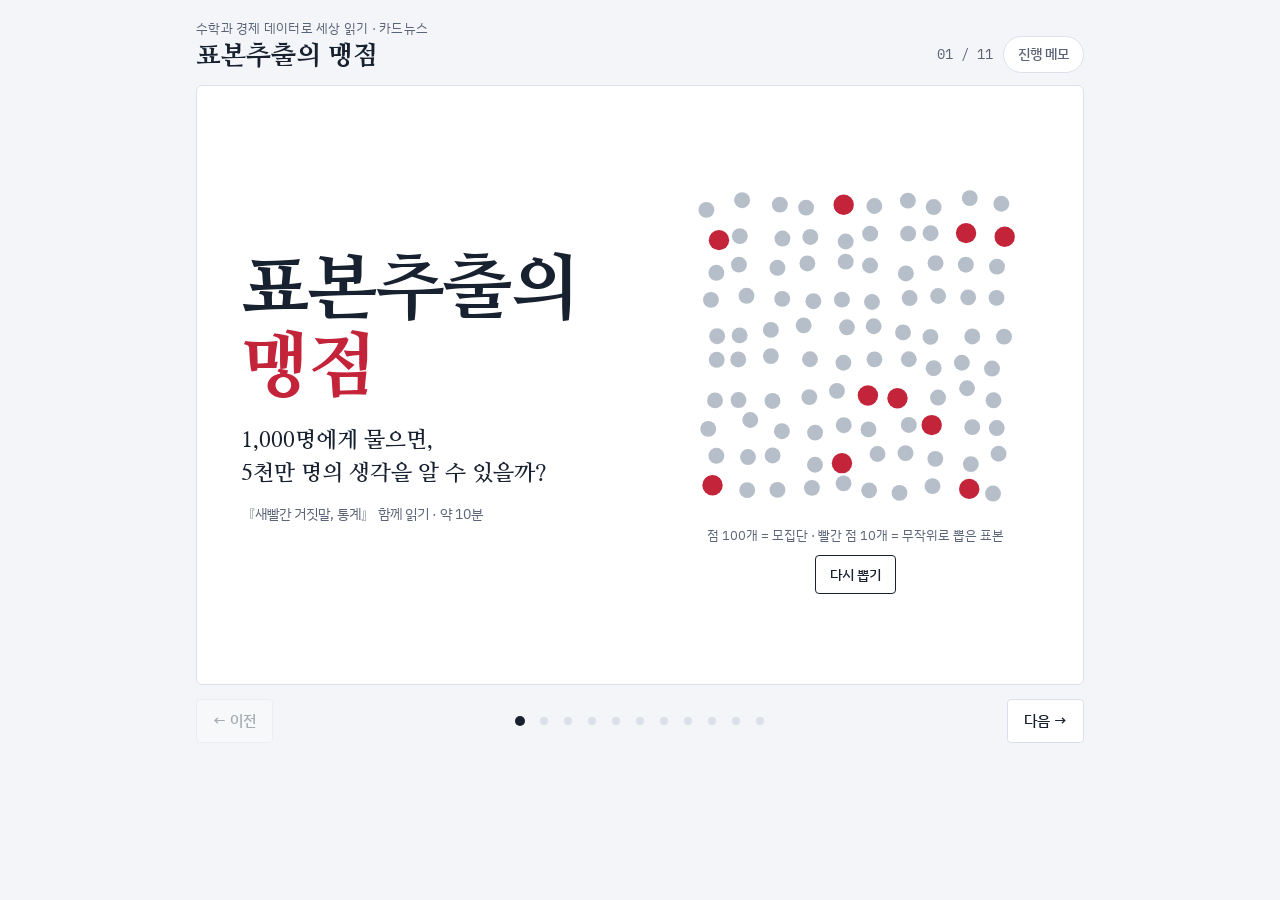
<file: works/book-concept-map/books/how-to-lie-with-statistics/programs/2차시 표본추출의 맹점.html>
<!doctype html><html><head><meta charset=utf8><meta name=viewport content="width=device-width,initial-scale=1,viewport-fit=cover"><style>:root{color-scheme:light;box-sizing:border-box;padding-top:env(safe-area-inset-top,0px);padding-bottom:env(safe-area-inset-bottom,0px)}html{scroll-padding-top:env(safe-area-inset-top,0px)}body{margin:0;padding:0;font:14px -apple-system,BlinkMacSystemFont,sans-serif;background:#fff;color:#000}img{max-width:100%}[hidden]:not([hidden=until-found i]){display:none!important}</style></head><body>
<title>표본추출의 맹점</title>
<meta name="claude:viewport-fit-sides" content="cover">
<link rel="preconnect" href="https://fonts.googleapis.com">
<link rel="preconnect" href="https://fonts.gstatic.com" crossorigin>
<link rel="stylesheet" href="https://fonts.googleapis.com/css2?family=IBM+Plex+Mono:wght@500;600&family=IBM+Plex+Sans+KR:wght@400;500;700&family=Nanum+Myeongjo:wght@700;800&family=Nanum+Pen+Script&display=swap">
<style>
/* Layout: card-news deck — 11 cards shown one at a time, top bar with progress + 진행 메모 toggle, bottom nav with dots; same tokens as the other reading-mentoring pages */
:root{
  --paper:#F3F5F8; --sheet:#FFFFFF; --ink:#18212F; --muted:#5A6476; --rule:#DCE1E9;
  --red:#C3243A; --red-soft:#F8DEE2;
  --amber:#A86F06; --amber-soft:#F6E8C6;
  --slate:#5E6E88; --slate-soft:#E2E8F1;
  --blue:#23457C; --blue-soft:#D6E2F4;
  --f-body:"IBM Plex Sans KR","Apple SD Gothic Neo","Malgun Gothic",sans-serif;
  --f-display:"Nanum Myeongjo","AppleMyungjo","Batang",serif;
  --f-num:"IBM Plex Mono",ui-monospace,"SFMono-Regular",Menlo,monospace;
  --f-pen:"Nanum Pen Script","Nanum Pen",cursive;
}
@media (prefers-color-scheme: dark){
  :root:not([data-theme="light"]){
    --paper:#10141B; --sheet:#181E28; --ink:#E6EAF1; --muted:#9AA4B6; --rule:#2B3442;
    --red:#FF6F80; --red-soft:#3B1D25;
    --amber:#E8B34E; --amber-soft:#3A2F16;
    --slate:#9AA8BF; --slate-soft:#28323F;
    --blue:#93B3E8; --blue-soft:#1F2D46;
    color-scheme:dark;
  }
}
:root[data-theme="dark"]{
  --paper:#10141B; --sheet:#181E28; --ink:#E6EAF1; --muted:#9AA4B6; --rule:#2B3442;
  --red:#FF6F80; --red-soft:#3B1D25;
  --amber:#E8B34E; --amber-soft:#3A2F16;
  --slate:#9AA8BF; --slate-soft:#28323F;
  --blue:#93B3E8; --blue-soft:#1F2D46;
  color-scheme:dark;
}
*{box-sizing:border-box}
body{background:var(--paper);color:var(--ink);font-family:var(--f-body);font-size:16px;line-height:1.65;-webkit-font-smoothing:antialiased}
.wrap{max-width:920px;margin:0 auto;padding-left:max(16px,env(safe-area-inset-left,0px));padding-right:max(16px,env(safe-area-inset-right,0px));padding-block:18px 36px}
.num{font-family:var(--f-num);font-variant-numeric:tabular-nums;letter-spacing:-.01em}
button{font:inherit;color:inherit}
button:focus-visible,summary:focus-visible{outline:2px solid var(--red);outline-offset:2px}

/* top bar */
.top{display:flex;flex-wrap:wrap;justify-content:space-between;align-items:flex-end;gap:10px 16px;margin-bottom:12px}
.series{font-size:13px;color:var(--muted);margin:0;letter-spacing:.02em}
.top h1{font-family:var(--f-display);font-weight:800;font-size:clamp(20px,3.2vw,26px);line-height:1.2;margin:2px 0 0}
.tools{display:flex;gap:10px;align-items:center}
.count{font-family:var(--f-num);font-size:14px;color:var(--muted);font-variant-numeric:tabular-nums}
.toggle{border:1px solid var(--rule);background:var(--sheet);color:var(--muted);border-radius:999px;padding:6px 14px;cursor:pointer;font-size:13.5px;font-weight:500}
.toggle[aria-pressed="true"]{background:var(--ink);border-color:var(--ink);color:var(--sheet)}

/* card */
.card{background:var(--sheet);border:1px solid var(--rule);border-radius:6px;padding-block:28px 26px;padding-inline:clamp(18px,4.5vw,44px);display:flex;flex-direction:column;gap:20px;min-height:min(600px,78vh)}
.card[hidden]{display:none}
.kicker{font-size:12px;font-weight:700;letter-spacing:.12em;color:var(--red);margin:0}
.card h2{font-family:var(--f-display);font-weight:800;font-size:clamp(24px,4vw,34px);line-height:1.3;margin:4px 0 0;text-wrap:balance}
.key{margin:auto 0 0;border-top:2px solid var(--ink);padding-top:12px;font-weight:700;font-size:16.5px}
.key b{color:var(--red)}
.note{margin:0;font-size:14.5px;color:var(--muted)}
.btn{border:1px solid var(--ink);background:var(--sheet);border-radius:4px;padding:7px 14px;cursor:pointer;font-weight:500;font-size:14px}
.btn:hover{background:var(--paper)}

/* cover */
.cover{display:grid;grid-template-columns:1.1fr 1fr;gap:28px;align-items:center;flex:1}
@media (max-width:720px){.cover{grid-template-columns:1fr}}
.cover .ttl{font-family:var(--f-display);font-weight:800;font-size:clamp(44px,8vw,72px);line-height:1.08;margin:6px 0 0;letter-spacing:-.01em}
.cover .ttl span{color:var(--red)}
.cover .sub{font-family:var(--f-display);font-weight:700;font-size:clamp(18px,2.6vw,22px);line-height:1.5;margin:16px 0 0}
.cover .meta{font-size:14px;color:var(--muted);margin:12px 0 0}
.popfig{display:flex;flex-direction:column;gap:8px;align-items:center;min-width:0}
.popfig svg{width:100%;max-width:340px;height:auto;display:block}
.pop{fill:var(--slate);opacity:.45}
.pop.sel{fill:var(--red);opacity:1}
.cap{font-size:13px;color:var(--muted);margin:0;text-align:center}

/* panels */
.cols2{display:grid;grid-template-columns:1fr 1fr;gap:16px}
.cols3{display:grid;grid-template-columns:repeat(3,1fr);gap:14px}
@media (max-width:700px){.cols2,.cols3{grid-template-columns:1fr}}
.panel{border:1px solid var(--rule);border-radius:4px;padding:16px 18px;display:flex;flex-direction:column;gap:10px;min-width:0}
.panel.strong{border:2px solid var(--ink)}
.panel h3{font-size:21px;font-weight:700;margin:0;line-height:1.3}
.panel .def{margin:0;font-weight:500}
.panel .tagq{margin:0;color:var(--red);font-weight:700}
.panel p{margin:0}
.kv{display:grid;grid-template-columns:3em 1fr;gap:8px 10px;margin:0;font-size:15px;border-top:1px solid var(--rule);padding-top:10px}
.kv dt{font-weight:700;font-size:13px;color:var(--muted);padding-top:2px}
.kv dd{margin:0}

/* card 3 flow */
.flow{display:grid;grid-template-columns:1fr auto 1fr;gap:12px;align-items:center}
@media (max-width:640px){.flow{grid-template-columns:1fr}.flow .arr{transform:rotate(90deg);justify-self:center}}
.arr{display:flex;flex-direction:column;align-items:center;color:var(--red);font-weight:700;font-size:14px}
.arr svg{width:70px;height:24px}
.arr path{stroke:var(--red);stroke-width:2;fill:none}
.sm{margin:0;font-size:14.5px;color:var(--muted)}
.sm b{color:var(--ink)}
.line-def{margin:0;background:var(--paper);border-radius:4px;padding:10px 14px}

/* card 4 */
.quote{margin:0;border-left:3px solid var(--red);padding:6px 0 6px 18px}
.quote p{margin:0;font-family:var(--f-display);font-weight:700;font-size:clamp(17px,2.5vw,20px);line-height:1.6}
.quote cite{display:block;font-style:normal;font-size:13px;color:var(--muted);margin-top:6px}
.people{display:flex;flex-direction:column;gap:10px;border-top:1px solid var(--rule);padding-top:12px}
.prow{display:grid;grid-template-columns:11em 1fr;gap:6px 12px;align-items:center}
@media (max-width:560px){.prow{grid-template-columns:1fr}}
.prow .lb{font-size:14px;font-weight:700}
.prow .lb small{display:block;font-weight:400;color:var(--muted);font-size:12.5px}
.pp{display:flex;flex-wrap:wrap;gap:4px}
.pp i{width:14px;height:14px;border-radius:50%;background:var(--slate);opacity:.55}
.pp i.bb{background:var(--red);opacity:1}
.legend{font-size:13px;color:var(--muted);margin:0;display:flex;gap:14px;flex-wrap:wrap}
.legend i{display:inline-block;width:10px;height:10px;border-radius:50%;margin-right:6px;vertical-align:-1px}
.legend i.bb{background:var(--red)}
.legend i.ot{background:var(--slate);opacity:.55}

/* card 5 */
.chips{display:flex;flex-wrap:wrap;gap:8px}
.chip{border:1px solid var(--rule);border-radius:999px;padding:5px 14px;font-size:14.5px;background:var(--paper)}
.qs{border-top:2px solid var(--ink)}
.q{display:grid;grid-template-columns:2em 1fr;gap:4px 10px;padding:11px 0;border-top:1px solid var(--rule)}
.q:first-of-type{border-top:0}
.q .qn{font-family:var(--f-num);font-weight:600;color:var(--red)}
.q p{margin:0;min-width:0;font-size:16px}
.q details{grid-column:2;font-size:15px}
summary{cursor:pointer;color:var(--blue);font-weight:500;font-size:13.5px;width:max-content}
details[open] summary{margin-bottom:4px}
.ans{background:var(--paper);padding:10px 12px;border-radius:4px}
.sub3{font-size:15px;font-weight:700;margin:0 0 6px}

/* card 6 targets */
.targets{display:grid;grid-template-columns:1fr 1fr;gap:16px}
@media (max-width:560px){.targets{grid-template-columns:1fr}}
.tg{display:flex;flex-direction:column;align-items:center;gap:6px;min-width:0}
.tg svg{width:100%;max-width:230px;height:auto;display:block}
.tg h4{margin:0;font-size:16px;font-weight:700}
.tg span{font-size:13.5px;color:var(--muted)}
.ring1{fill:var(--slate-soft)}
.ring2{fill:var(--sheet)}
.ringL{fill:none;stroke:var(--rule);stroke-width:1}
.bull{fill:var(--red)}
.shot{fill:var(--blue);stroke:var(--sheet);stroke-width:1.5}
.tg-row{display:flex;flex-wrap:wrap;gap:8px 14px;align-items:center;justify-content:center}

/* card 8 table */
.tablebox{overflow-x:auto}
table{border-collapse:collapse;width:100%;font-size:15px}
th,td{padding:10px 12px;text-align:left;border-bottom:1px solid var(--rule);vertical-align:top}
thead th{font-size:13.5px;border-bottom:2px solid var(--ink)}
tbody th{font-weight:700;font-size:14px;color:var(--muted);white-space:nowrap}
td.bad{color:var(--red);font-weight:700}
td.good{color:var(--blue);font-weight:700}

/* card 9 */
.eb svg{width:100%;height:auto;display:block}
.eb .tick{font-family:var(--f-num);font-size:11px;fill:var(--muted)}
.eb .lb{font-size:13px;font-weight:700;fill:var(--ink)}
.eb .pm{font-family:var(--f-num);font-size:12.5px;font-weight:600;fill:var(--blue)}
.ebar{fill:var(--blue-soft);stroke:var(--blue);stroke-width:1}
.ec50{stroke:var(--red);stroke-width:1.5;stroke-dasharray:4 4}
.eax{stroke:var(--muted);stroke-width:1}
.big{font-family:var(--f-display);font-weight:800;font-size:clamp(19px,2.8vw,23px);line-height:1.45;margin:0}
.big b{color:var(--red)}

/* card 10 terms */
.termbar{display:flex;flex-wrap:wrap;gap:8px 12px;align-items:center}
.terms td.mean{min-width:12em}
.terms .rv{display:none;border:1px dashed var(--muted);background:var(--paper);border-radius:4px;padding:2px 12px;cursor:pointer;font-size:13.5px;color:var(--muted)}
.terms.hide td.mean:not(.open) .t{display:none}
.terms.hide td.mean:not(.open) .rv{display:inline-block}
.terms td.term{font-weight:700;white-space:nowrap}
.terms tr.hl td.term{color:var(--red)}

/* card 11 */
.ask{display:flex;flex-direction:column;border-top:2px solid var(--ink)}
.ak{display:grid;grid-template-columns:3rem 1fr auto;gap:6px 14px;align-items:center;padding:14px 0;border-bottom:1px solid var(--rule)}
@media (max-width:560px){.ak{grid-template-columns:3rem 1fr}.ak .tag{grid-column:2}}
.ak .n{font-family:var(--f-display);font-weight:800;font-size:34px;color:var(--red);line-height:1}
.ak p{margin:0;font-family:var(--f-display);font-weight:800;font-size:clamp(18px,2.6vw,22px);line-height:1.4}
.tag{font-size:13px;font-weight:700;padding:3px 10px;border-radius:3px;background:var(--slate-soft);white-space:nowrap;justify-self:start}
.mission{margin:0;border:2px solid var(--red);border-radius:4px;padding:14px 16px}
.mission b{color:var(--red);margin-right:6px}

/* teacher memo */
.memo{display:none;border:1px dashed var(--amber);background:var(--amber-soft);border-radius:4px;padding:12px 14px}
.show-memo .memo{display:block}
.memo .mt{display:block;font-size:12px;font-weight:700;letter-spacing:.06em;color:var(--amber);margin-bottom:4px}
.memo p{margin:0;font-size:14.5px}

/* bottom nav */
.nav{display:flex;align-items:center;justify-content:space-between;gap:10px;margin-top:14px}
.navbtn{border:1px solid var(--rule);background:var(--sheet);padding:9px 16px;border-radius:4px;cursor:pointer;font-size:14.5px;font-weight:500;white-space:nowrap}
.navbtn:hover:not(:disabled){border-color:var(--ink)}
.navbtn:disabled{opacity:.35;cursor:default}
.dots{display:flex;flex-wrap:wrap;justify-content:center;gap:2px;min-width:0}
.dotbtn{width:22px;height:22px;border:0;background:none;padding:0;cursor:pointer;display:grid;place-items:center}
.dotbtn::after{content:"";width:8px;height:8px;border-radius:50%;background:var(--rule)}
.dotbtn[aria-current="true"]::after{background:var(--ink);width:10px;height:10px}
</style>

<div class="wrap" id="app">
  <div class="top">
    <div>
      <p class="series">수학과 경제 데이터로 세상 읽기 · 카드뉴스</p>
      <h1>표본추출의 맹점</h1>
    </div>
    <div class="tools">
      <span class="count" id="count">01 / 11</span>
      <button class="toggle" id="memoBtn" aria-pressed="false">진행 메모</button>
    </div>
  </div>

  <!-- CARD 01 -->
  <section class="card" id="c1" aria-label="카드 1">
    <div class="cover">
      <div>
        <p class="ttl">표본추출의<br><span>맹점</span></p>
        <p class="sub">1,000명에게 물으면,<br>5천만 명의 생각을 알 수 있을까?</p>
        <p class="meta">『새빨간 거짓말, 통계』 함께 읽기 · 약 10분</p>
      </div>
      <figure class="popfig" style="margin:0">
        <svg id="popSvg" viewBox="0 0 300 300" role="img" aria-label="점 100개 중 무작위로 고른 10개가 빨간색으로 표시된 그림"></svg>
        <p class="cap">점 100개 = 모집단 · 빨간 점 10개 = 무작위로 뽑은 표본</p>
        <button class="btn" id="popBtn">다시 뽑기</button>
      </figure>
    </div>
    <aside class="memo"><span class="mt">진행 메모 · 0:00–0:30</span><p>도입. 발문: “선거 여론조사는 보통 1,000명 정도만 조사해요. 그걸로 전 국민의 생각을 안다고 말해도 될까요? 된다 / 안 된다, 이유와 함께 한마디씩.” 오른쪽 그림: 100개 점(모집단) 중 무작위로 고른 10개(표본). 오늘은 ‘어떻게 뽑아야 대표할 수 있는가’를 봅니다.</p></aside>
  </section>

  <!-- CARD 02 -->
  <section class="card" id="c2" aria-label="카드 2" hidden>
    <div>
      <p class="kicker">CARD 02 · 전수조사와 표본조사</p>
      <h2>전부 조사할까, 일부만 조사할까?</h2>
    </div>
    <div class="cols2">
      <div class="panel">
        <h3>전수조사</h3>
        <p class="def">대상 전체를 빠짐없이 조사</p>
        <dl class="kv">
          <dt>예시</dt><dd>인구주택총조사, 우리 반 출석 확인</dd>
          <dt>장점</dt><dd>정확하다</dd>
          <dt>단점</dt><dd>시간과 비용이 많이 든다</dd>
        </dl>
      </div>
      <div class="panel strong">
        <h3>표본조사</h3>
        <p class="def">전체 중 일부만 뽑아서 조사</p>
        <dl class="kv">
          <dt>예시</dt><dd>선거 여론조사, 과자 품질 검사</dd>
          <dt>장점</dt><dd>빠르고 비용이 적게 든다</dd>
          <dt>단점</dt><dd>잘못 뽑으면 결과가 틀린다</dd>
        </dl>
      </div>
    </div>
    <p class="key">시청률, 여론조사, 소비자 만족도처럼 뉴스에서 보는 통계는 <b>대부분 표본조사 결과</b>다</p>
    <aside class="memo"><span class="mt">진행 메모 · 0:30–1:30</span><p>발문: “다음은 전수조사가 좋을까, 표본조사가 좋을까? ① 우리 반 수학여행 희망 지역 ② 전국 고3의 하루 평균 수면시간 ③ 공장에서 만든 통조림의 유통기한 검사” → ① 전수 ② 표본 ③ 표본(전부 열어 보면 팔 수 없음). 마지막 줄 발문: “시청률은 전국 모든 집의 TV를 확인한 걸까?” → 일부 가구만 조사한 표본조사. 이번 장의 주인공은 ‘표본조사’, 그중에서도 ‘잘못 뽑는’ 경우.</p></aside>
  </section>

  <!-- CARD 03 -->
  <section class="card" id="c3" aria-label="카드 3" hidden>
    <div>
      <p class="kicker">CARD 03 · 모집단과 표본</p>
      <h2>알고 싶은 ‘전체’와 실제로 본 ‘일부’</h2>
    </div>
    <div class="flow">
      <div class="panel strong">
        <h3>모집단</h3>
        <p class="def">조사하고 싶은 대상 전체</p>
        <p class="sm">예: 대한민국 고3 전체</p>
        <p class="sm">모집단의 평균 → <b>모평균</b></p>
      </div>
      <div class="arr" aria-hidden="true">추출<svg viewBox="0 0 70 24"><path d="M2 12 H64 M56 4 L66 12 L56 20"/></svg></div>
      <div class="panel">
        <h3>표본</h3>
        <p class="def">모집단에서 실제로 뽑은 일부</p>
        <p class="sm">예: 설문에 응답한 고3 1,000명</p>
        <p class="sm">표본의 평균 → <b>표본평균</b></p>
      </div>
    </div>
    <p class="line-def"><b>표본의 크기</b> = 표본에 들어 있는 대상의 수 (위 예에서는 <span class="num">1,000</span>)</p>
    <p class="key">표본을 보고 모집단을 짐작하는 것, <b>이것이 통계의 핵심</b></p>
    <aside class="memo"><span class="mt">진행 메모 · 1:30–2:30</span><p>발문: “뉴스에서 ‘고3의 62%가 찬성’이라고 하면, 62%는 모집단의 값일까 표본의 값일까?” → 표본에서 나온 값. 그런데 기사에서는 전체(모집단)의 값처럼 보인다는 점이 이번 장을 읽는 출발점.</p></aside>
  </section>

  <!-- CARD 04 -->
  <section class="card" id="c4" aria-label="카드 4" hidden>
    <div>
      <p class="kicker">CARD 04 · 대표성</p>
      <h2>좋은 표본은 모집단의 축소판이다</h2>
    </div>
    <blockquote class="quote">
      <p>표본을 근거로 어떤 결론을 내릴 때 그 표본이 모집단 전체를 대표하는 것이라야 한다. 모집단 안의 다양한 사람들이 거의 같은 비율로 표본에 들어 있어야 한다. 이 성질을 <span style="color:var(--red)">대표성</span>이라고 부른다.</p>
      <cite>28쪽</cite>
    </blockquote>
    <div class="people">
      <div class="prow"><span class="lb">우리 반 30명<small>모집단</small></span><span class="pp" id="ppAll"></span></div>
      <div class="prow"><span class="lb">표본 ① 6명<small>농구부 1 · 나머지 5 (반과 같은 비율)</small></span><span class="pp" id="ppGood"></span></div>
      <div class="prow"><span class="lb">표본 ② 5명<small>농구부 5명만</small></span><span class="pp" id="ppBad"></span></div>
      <p class="legend"><span><i class="bb"></i>농구부</span><span><i class="ot"></i>나머지 학생</span></p>
    </div>
    <p class="key">우리 반 평균 키를 알고 싶다면, 어느 표본이 반을 <b>더 닮았을까?</b></p>
    <aside class="memo"><span class="mt">진행 메모 · 2:30–3:00</span><p>발문: “우리 반 30명의 평균 키를 알고 싶은데, 농구부 5명만 재서 평균을 내면?” → 평균이 실제보다 커진다. 표본이 작아서가 아니라 ‘한쪽으로 쏠려서’ 틀린 것. 이 차이(크기 문제 vs 쏠림 문제)가 수업 끝까지 이어지는 핵심.</p></aside>
  </section>

  <!-- CARD 05 -->
  <section class="card" id="c5" aria-label="카드 5" hidden>
    <div>
      <p class="kicker">CARD 05 · 임의추출</p>
      <h2>누구나 뽑힐 기회가 똑같게</h2>
    </div>
    <div class="panel strong">
      <h3>임의추출 <span style="font-size:15px;font-weight:500;color:var(--muted)">(무작위추출)</span></h3>
      <p class="def">모집단의 모든 대상이 표본으로 뽑힐 가능성이 같도록 뽑는 방법</p>
    </div>
    <div>
      <p class="sub3">이렇게 뽑는다</p>
      <div class="chips"><span class="chip">제비뽑기</span><span class="chip">난수</span><span class="chip">컴퓨터 추첨</span></div>
    </div>
    <div class="qs">
      <p class="sub3" style="padding-top:12px">직접 생각해 보기</p>
      <div class="q">
        <span class="qn">①</span>
        <p>우리 반 30명 중 5명을 제비뽑기로 뽑을 때, 내가 뽑힐 확률은?</p>
        <details id="a5-1"><summary>정답 보기</summary><div class="ans"><span class="num">5/30 = 1/6</span>. 30명 모두 똑같이 1/6의 기회를 가진다.</div></details>
      </div>
      <div class="q">
        <span class="qn">②</span>
        <p>키가 큰 순서대로 5명을 뽑는다면, 임의추출일까?</p>
        <details id="a5-2"><summary>정답 보기</summary><div class="ans">아니다. 키 큰 학생만 뽑힐 수 있고 키 작은 학생은 기회가 없으므로 ‘모두에게 같은 기회’가 아니다.</div></details>
      </div>
    </div>
    <aside class="memo"><span class="mt">진행 메모 · 3:00–4:00</span><p>정답: ① 5/30 = 1/6 ② 아니다. 키 큰 학생만 뽑힐 수 있고 키 작은 학생은 기회가 없으므로 ‘모두에게 같은 기회’가 아니다. 임의추출은 ‘아무렇게나 대충’이 아니라 ‘기회를 똑같이 주는 것’이라는 점을 강조.</p></aside>
  </section>

  <!-- CARD 06 -->
  <section class="card" id="c6" aria-label="카드 6" hidden>
    <div>
      <p class="kicker">CARD 06 · 편향</p>
      <h2>편향: 결과가 한쪽으로 쏠리는 것</h2>
    </div>
    <div class="panel strong">
      <h3>편향 <span style="font-size:15px;font-weight:500;color:var(--muted)">(bias)</span></h3>
      <p class="def">표본이 모집단을 고르게 담지 못해서, 결과가 한 방향으로 틀어지는 것</p>
      <p class="sm">예: 학생들의 평균 공부 시간을 독서실 앞에서만 물어보면 → 실제보다 길게 나온다</p>
    </div>
    <div class="targets">
      <div class="tg">
        <svg id="tgA" viewBox="0 0 220 220" role="img" aria-label="임의추출 과녁: 파란 점들이 중심 주변에 고르게 흩어져 있다"></svg>
        <h4>임의추출</h4><span>실제 값 근처에 고르게</span>
      </div>
      <div class="tg">
        <svg id="tgB" viewBox="0 0 220 220" role="img" aria-label="편향된 추출 과녁: 파란 점들이 중심에서 벗어난 한쪽에 몰려 있다"></svg>
        <h4>편향된 추출</h4><span>엉뚱한 곳에 몰림</span>
      </div>
    </div>
    <div class="tg-row">
      <button class="btn" id="shotBtn">한 번 더 조사하기</button>
      <p class="note">과녁의 빨간 중심 = 실제 값 · 파란 점 = 표본을 뽑을 때마다 나온 결과</p>
    </div>
    <p class="key">편향은 여러 번 다시 조사해도 <b>같은 방향으로 틀린다</b></p>
    <aside class="memo"><span class="mt">진행 메모 · 4:00–5:00</span><p>과녁 그림으로 설명: 임의추출은 매번 조금씩 다르게 나와도 중심 주변에 모이고, 편향된 추출은 매번 비슷하게 나와서 믿음이 가지만 늘 같은 쪽으로 틀린다. 발문: “독서실 앞 말고 또 어디에서 물으면 공부 시간이 실제와 다르게 나올까?” (PC방 앞 → 짧게 등)</p></aside>
  </section>

  <!-- CARD 07 -->
  <section class="card" id="c7" aria-label="카드 7" hidden>
    <div>
      <p class="kicker">CARD 07 · 편향이 숨어드는 길</p>
      <h2>편향은 세 군데로 몰래 들어온다</h2>
    </div>
    <div class="cols3">
      <div class="panel"><h3>선택 편향</h3><p class="tagq">누구를 뽑았나?</p><p>온라인으로만 설문하면 인터넷을 잘 쓰지 않는 사람은 처음부터 빠진다.</p></div>
      <div class="panel"><h3>무응답 편향</h3><p class="tagq">누가 대답했나?</p><p>시간이 많거나 할 말이 많은 사람만 답하면, 응답자가 전체를 대표하지 못한다.</p></div>
      <div class="panel"><h3>응답 편향</h3><p class="tagq">어떻게 대답했나?</p><p>“1년에 책을 몇 권 읽나요?”처럼 좋아 보이는 답이 있는 질문은 부풀려 답하기 쉽다.</p></div>
    </div>
    <p class="key">세 경우 모두 사람 수를 늘려도 해결되지 않는다 → <b>뽑는 ‘방법’을 바꿔야 한다</b></p>
    <aside class="memo"><span class="mt">진행 메모 · 5:00–6:00</span><p>책 연결 발문: “오늘 읽은 부분에 나온 사례는 이 세 가지 중 어디에 해당할까? 두 가지가 겹친 사례도 있을까?” 학생이 책 속 사례를 직접 분류하게 하고, 분류 근거를 한 문장으로 말하게 할 것. 우리 주변 예시 찾기: 학교 급식 만족도 설문, 앱 별점, 유튜브 댓글 여론.</p></aside>
  </section>

  <!-- CARD 08 -->
  <section class="card" id="c8" aria-label="카드 8" hidden>
    <div>
      <p class="kicker">CARD 08 · 역사 속 실험: 1936년 미국 대선</p>
      <h2>200만 명에게 묻고도 틀린 예측</h2>
    </div>
    <div class="tablebox">
      <table>
        <thead><tr><th>구분</th><th>리터러리 다이제스트 (잡지)</th><th>갤럽 (여론조사 기관)</th></tr></thead>
        <tbody>
          <tr><th>표본 크기</th><td><span class="num">200만</span> 명 이상 응답</td><td>약 <span class="num">5만</span> 명</td></tr>
          <tr><th>표본 출처</th><td>잡지 구독자 · 전화번호부 · 자동차 등록 명단</td><td>인구 구성 비율을 맞춘 표본</td></tr>
          <tr><th>예측</th><td class="bad">랜던 승리 → 틀림</td><td class="good">루스벨트 승리 → 맞힘</td></tr>
        </tbody>
      </table>
    </div>
    <p class="key" style="font-weight:500">실제 결과는 <b>루스벨트 압승</b>(득표율 약 61%). 대공황기에 전화·자동차를 가진 사람은 상대적으로 여유 있는 계층이었고, 우편을 받은 사람 중 회신한 사람도 4명 중 1명 정도였다.</p>
    <aside class="memo"><span class="mt">진행 메모 · 6:00–7:00</span><p>약 1,000만 장의 모의 투표용지를 보내 200만 명 이상이 회신한 대규모 조사였지만, 훨씬 작은 표본의 갤럽이 맞혔다. 발문: “이 사례에는 앞 카드의 세 가지 편향 중 어떤 것이 들어 있을까?” → 선택 편향(명단 자체가 부유층 쪽) + 무응답 편향(회신한 사람만 집계). 후속 연구에서는 무응답 쪽 영향이 더 컸다는 분석도 있다는 점을 덧붙여 ‘원인을 하나로 단정하지 않기’를 강조.</p></aside>
  </section>

  <!-- CARD 09 -->
  <section class="card" id="c9" aria-label="카드 9" hidden>
    <div>
      <p class="kicker">CARD 09 · 표본의 크기와 표본오차</p>
      <h2>많이 뽑으면 해결될까?</h2>
    </div>
    <div class="cols2">
      <div class="panel">
        <h3>표본오차</h3>
        <p class="def">누가 뽑혔느냐에 따라 우연히 생기는 차이<br>→ 표본이 클수록 줄어든다</p>
        <div class="eb">
          <svg viewBox="0 0 360 132" role="img" aria-label="실제 50%일 때 100명 조사는 약 ±10%p, 1,000명 조사는 약 ±3%p 범위에서 결과가 나온다">
            <line class="ec50" x1="210" y1="14" x2="210" y2="104"/>
            <text class="lb" x="0" y="44">100명</text>
            <rect class="ebar" x="140" y="32" width="140" height="16" rx="2"/>
            <text class="pm" x="290" y="45">±10%p</text>
            <text class="lb" x="0" y="86">1,000명</text>
            <rect class="ebar" x="189" y="74" width="42" height="16" rx="2"/>
            <text class="pm" x="241" y="87">±3%p</text>
            <line class="eax" x1="70" y1="106" x2="350" y2="106"/>
            <text class="tick" x="70" y="122" text-anchor="middle">30%</text>
            <text class="tick" x="140" y="122" text-anchor="middle">40%</text>
            <text class="tick" x="210" y="122" text-anchor="middle">50%</text>
            <text class="tick" x="280" y="122" text-anchor="middle">60%</text>
            <text class="tick" x="350" y="122" text-anchor="middle">70%</text>
          </svg>
        </div>
        <p class="sm">여론조사 기사의 ‘표본오차 ±3.1%p’가 바로 이것</p>
      </div>
      <div class="panel strong">
        <h3>하지만, 편향은?</h3>
        <p class="big">표본을 아무리 키워도<br><b>줄지 않는다</b></p>
        <p class="sm">200만 명에게 물은 1936년 조사도 틀렸다.</p>
      </div>
    </div>
    <p class="key">중요한 건 ‘얼마나 많이’보다 <b>‘어떻게 뽑았나’</b></p>
    <aside class="memo"><span class="mt">진행 메모 · 7:00–8:00</span><p>±10%p, ±3%p는 응답 비율이 50% 근처일 때 95% 신뢰수준 기준의 대략값(정확히는 9.8%p, 3.1%p). 공식은 확률과 통계에서 다시 만난다고만 언급. 발문: “1,000명을 제대로 뽑은 조사와 200만 명을 한쪽으로 쏠리게 뽑은 조사 중 무엇을 믿겠니?” → 1,000명 임의추출 조사.</p></aside>
  </section>

  <!-- CARD 10 -->
  <section class="card" id="c10" aria-label="카드 10" hidden>
    <div>
      <p class="kicker">CARD 10 · 용어 한눈에 정리</p>
      <h2>오늘의 용어 9개</h2>
    </div>
    <div class="termbar">
      <button class="toggle" id="meanBtn" aria-pressed="false">뜻 가리기</button>
      <p class="note">뜻을 가린 뒤 하나씩 말해 보고, ‘뜻 보기’를 눌러 확인하자.</p>
    </div>
    <div class="tablebox">
      <table class="terms" id="terms">
        <thead><tr><th>용어</th><th>뜻</th></tr></thead>
        <tbody>
          <tr><td class="term">전수조사</td><td class="mean"><button class="rv">뜻 보기</button><span class="t">대상 전체를 빠짐없이 조사하는 것</span></td></tr>
          <tr><td class="term">표본조사</td><td class="mean"><button class="rv">뜻 보기</button><span class="t">전체 중 일부만 뽑아서 조사하는 것</span></td></tr>
          <tr><td class="term">모집단</td><td class="mean"><button class="rv">뜻 보기</button><span class="t">조사하고 싶은 대상 전체</span></td></tr>
          <tr><td class="term">표본</td><td class="mean"><button class="rv">뜻 보기</button><span class="t">모집단에서 실제로 뽑은 일부</span></td></tr>
          <tr><td class="term">표본의 크기</td><td class="mean"><button class="rv">뜻 보기</button><span class="t">표본에 들어 있는 대상의 수</span></td></tr>
          <tr><td class="term">대표성</td><td class="mean"><button class="rv">뜻 보기</button><span class="t">표본이 모집단을 고르게 닮은 정도</span></td></tr>
          <tr><td class="term">임의추출</td><td class="mean"><button class="rv">뜻 보기</button><span class="t">모든 대상이 뽑힐 가능성이 같도록 뽑는 방법</span></td></tr>
          <tr class="hl"><td class="term">편향</td><td class="mean"><button class="rv">뜻 보기</button><span class="t">뽑는 방법 때문에 결과가 한쪽으로 쏠리는 것</span></td></tr>
          <tr class="hl"><td class="term">표본오차</td><td class="mean"><button class="rv">뜻 보기</button><span class="t">우연히 생기는 차이 (표본이 클수록 줄어듦)</span></td></tr>
        </tbody>
      </table>
    </div>
    <aside class="memo"><span class="mt">진행 메모 · 8:00–9:00</span><p>왼쪽 용어만 보여 주고 뜻을 학생이 먼저 말해 보게 한 뒤 확인. 특히 ‘편향’과 ‘표본오차’의 차이(방법 탓 vs 우연 탓)를 자기 말로 설명할 수 있는지 확인할 것.</p></aside>
  </section>

  <!-- CARD 11 -->
  <section class="card" id="c11" aria-label="카드 11" hidden>
    <div>
      <p class="kicker">CARD 11 · 오늘의 질문</p>
      <h2>통계 기사를 보면 이렇게 물어보자</h2>
    </div>
    <div class="ask">
      <div class="ak"><span class="n">1</span><p>누구를 대상으로 조사했나?</p><span class="tag">모집단</span></div>
      <div class="ak"><span class="n">2</span><p>어떻게 뽑았나? 한쪽으로 쏠리지 않았나?</p><span class="tag">임의추출 · 편향</span></div>
      <div class="ak"><span class="n">3</span><p>몇 명에게 물었나?</p><span class="tag">표본의 크기</span></div>
    </div>
    <p class="mission"><b>미션</b>책에서 표본이 한쪽으로 쏠린 사례를 하나 골라, 이 세 질문으로 점검해 보기</p>
    <aside class="memo"><span class="mt">진행 메모 · 9:00–10:00</span><p>미션은 학습지 ‘나만의 질문’ 칸과 연결. “이 통계는 틀렸다” 대신 “이 자료로 어디까지 말할 수 있을까?”로 문장을 바꿔 쓰게 할 것. 관찰 포인트: 책 속 사례에서 모집단·추출 방법·표본의 크기를 스스로 구분해 표본 편향 가능성을 설명함(실제로 수행한 경우에만 기록).</p></aside>
  </section>

  <nav class="nav" aria-label="카드 이동">
    <button class="navbtn" id="prev">← 이전</button>
    <div class="dots" id="dots"></div>
    <button class="navbtn" id="next">다음 →</button>
  </nav>
</div>

<script>
(function(){
  var $=function(id){return document.getElementById(id)};
  var N=11, cur=1, NS='http://www.w3.org/2000/svg';

  /* navigation */
  var dots=$('dots');
  for(var i=1;i<=N;i++){
    var b=document.createElement('button'); b.className='dotbtn'; b.id='dot'+i;
    b.setAttribute('aria-label',i+'번 카드'); b.setAttribute('data-i',i);
    b.addEventListener('click',function(){go(+this.getAttribute('data-i'))});
    dots.appendChild(b);
  }
  function pad(n){return (n<10?'0':'')+n}
  function render(){
    var m=/^#c(\d+)$/.exec(location.hash), i=m?Math.min(N,Math.max(1,+m[1])):1; cur=i;
    for(var k=1;k<=N;k++){ $('c'+k).hidden=k!==i; $('dot'+k).setAttribute('aria-current',k===i?'true':'false'); }
    $('count').textContent=pad(i)+' / '+N;
    $('prev').disabled=i===1; $('next').disabled=i===N;
  }
  function go(i){ i=Math.min(N,Math.max(1,i)); if(location.hash!=='#c'+i){location.hash='c'+i}else{render()} window.scrollTo(0,0); }
  $('prev').addEventListener('click',function(){go(cur-1)});
  $('next').addEventListener('click',function(){go(cur+1)});
  window.addEventListener('hashchange',render);
  document.addEventListener('keydown',function(e){
    if(e.target&&/INPUT|TEXTAREA|SELECT/.test(e.target.tagName)) return;
    if(e.key==='ArrowRight') go(cur+1);
    if(e.key==='ArrowLeft') go(cur-1);
  });

  /* teacher memo */
  $('memoBtn').addEventListener('click',function(){
    var on=this.getAttribute('aria-pressed')!=='true';
    this.setAttribute('aria-pressed',on?'true':'false');
    $('app').classList.toggle('show-memo',on);
  });

  /* card 1: population dots */
  var seed=7; function rnd(){seed=(seed*16807)%2147483647;return (seed-1)/2147483646}
  var pts=[];
  for(var r=0;r<10;r++)for(var c=0;c<10;c++){pts.push([24+c*28+(rnd()-.5)*12, 24+r*28+(rnd()-.5)*12])}
  var popSvg=$('popSvg'), popEls=[];
  pts.forEach(function(p){var e=document.createElementNS(NS,'circle');e.setAttribute('cx',p[0].toFixed(1));e.setAttribute('cy',p[1].toFixed(1));e.setAttribute('r','7');e.setAttribute('class','pop');popSvg.appendChild(e);popEls.push(e)});
  function pick(){
    var idx=[];for(var i=0;i<100;i++)idx.push(i);
    for(var j=99;j>0;j--){var k=Math.floor(Math.random()*(j+1));var t=idx[j];idx[j]=idx[k];idx[k]=t}
    var sel={};idx.slice(0,10).forEach(function(i){sel[i]=1});
    popEls.forEach(function(e,i){e.setAttribute('class','pop'+(sel[i]?' sel':''));e.setAttribute('r',sel[i]?'9':'7')});
  }
  $('popBtn').addEventListener('click',pick); pick();

  /* card 4: people */
  function people(id,bb,ot){var h='';for(var i=0;i<bb;i++)h+='<i class="bb"></i>';for(var j=0;j<ot;j++)h+='<i></i>';$(id).innerHTML=h}
  people('ppAll',5,25); people('ppGood',1,5); people('ppBad',5,0);

  /* card 6: targets */
  function target(svg){
    var rings=[[100,'ring1'],[76,'ring2'],[52,'ring1'],[28,'ring2']];
    rings.forEach(function(r){var e=document.createElementNS(NS,'circle');e.setAttribute('cx','110');e.setAttribute('cy','110');e.setAttribute('r',r[0]);e.setAttribute('class',r[1]);svg.appendChild(e);
      var l=document.createElementNS(NS,'circle');l.setAttribute('cx','110');l.setAttribute('cy','110');l.setAttribute('r',r[0]);l.setAttribute('class','ringL');svg.appendChild(l)});
    var b=document.createElementNS(NS,'circle');b.setAttribute('cx','110');b.setAttribute('cy','110');b.setAttribute('r','9');b.setAttribute('class','bull');svg.appendChild(b);
  }
  function randn(){var u=0,v=0;while(u===0)u=Math.random();while(v===0)v=Math.random();return Math.sqrt(-2*Math.log(u))*Math.cos(2*Math.PI*v)}
  var tA=$('tgA'), tB=$('tgB'), shots=0;
  target(tA); target(tB);
  function shot(){
    if(shots>=30) return; shots++;
    var ax=110+randn()*26, ay=110+randn()*26;
    var bx=110+48+randn()*9, by=110-40+randn()*9;
    [[tA,ax,ay],[tB,bx,by]].forEach(function(s){
      var x=Math.max(8,Math.min(212,s[1])), y=Math.max(8,Math.min(212,s[2]));
      var e=document.createElementNS(NS,'circle');e.setAttribute('cx',x.toFixed(1));e.setAttribute('cy',y.toFixed(1));e.setAttribute('r','5.5');e.setAttribute('class','shot');s[0].appendChild(e);
    });
    if(shots>=30) $('shotBtn').disabled=true;
  }
  for(var s=0;s<7;s++) shot();
  $('shotBtn').addEventListener('click',shot);

  /* card 10: hide meanings */
  var terms=$('terms');
  $('meanBtn').addEventListener('click',function(){
    var on=this.getAttribute('aria-pressed')!=='true';
    this.setAttribute('aria-pressed',on?'true':'false');
    this.textContent=on?'뜻 모두 보이기':'뜻 가리기';
    terms.classList.toggle('hide',on);
    terms.querySelectorAll('td.mean').forEach(function(td){td.classList.remove('open')});
  });
  terms.querySelectorAll('.rv').forEach(function(b){b.addEventListener('click',function(){b.parentNode.classList.add('open')})});

  render();
})();
</script>

</body></html>
</file>
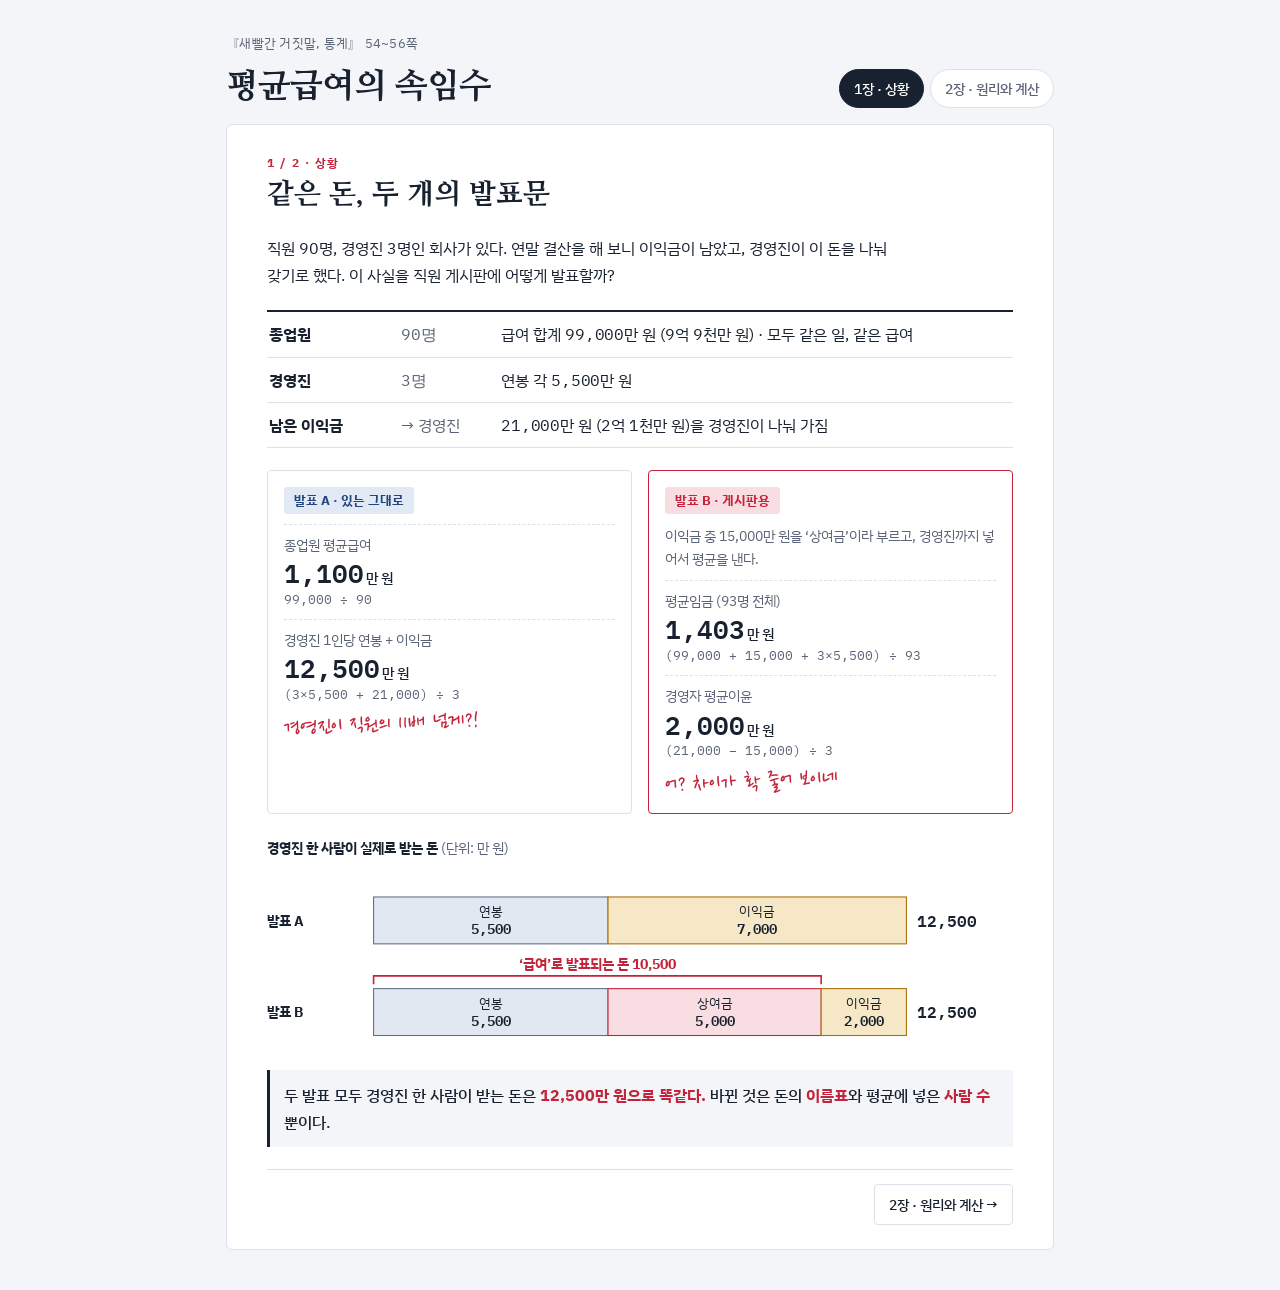
<file: works/book-concept-map/books/how-to-lie-with-statistics/programs/3차시 평균급여의 속임수.html>
<!doctype html><html><head><meta charset=utf8><meta name=viewport content="width=device-width,initial-scale=1,viewport-fit=cover"><style>:root{color-scheme:light;box-sizing:border-box;padding-top:env(safe-area-inset-top,0px);padding-bottom:env(safe-area-inset-bottom,0px)}html{scroll-padding-top:env(safe-area-inset-top,0px)}body{margin:0;padding:0;font:14px -apple-system,BlinkMacSystemFont,sans-serif;background:#fff;color:#000}img{max-width:100%}[hidden]:not([hidden=until-found i]){display:none!important}</style></head><body>
<title>평균급여의 속임수</title>
<meta name="claude:viewport-fit-sides" content="cover">
<link rel="preconnect" href="https://fonts.googleapis.com">
<link rel="preconnect" href="https://fonts.gstatic.com" crossorigin>
<link rel="stylesheet" href="https://fonts.googleapis.com/css2?family=IBM+Plex+Mono:wght@500;600&family=IBM+Plex+Sans+KR:wght@400;500;700&family=Nanum+Myeongjo:wght@700;800&family=Nanum+Pen+Script&display=swap">
<style>
/* Layout: two "sheets" (1장 상황 / 2장 원리·계산) shown one at a time, ledger-style numbers, red-pen marginalia like a teacher's markup */
:root{
  --paper:#F3F5F8; --sheet:#FFFFFF; --ink:#18212F; --muted:#5A6476; --rule:#DCE1E9;
  --red:#C3243A; --red-soft:#F8DEE2;
  --amber:#A86F06; --amber-soft:#F6E8C6;
  --slate:#5E6E88; --slate-soft:#E2E8F1;
  --blue:#23457C; --blue-soft:#E1E9F5;
  --f-body:"IBM Plex Sans KR","Apple SD Gothic Neo","Malgun Gothic",sans-serif;
  --f-display:"Nanum Myeongjo","AppleMyungjo","Batang",serif;
  --f-num:"IBM Plex Mono",ui-monospace,"SFMono-Regular",Menlo,monospace;
  --f-pen:"Nanum Pen Script","Nanum Pen",cursive;
}
@media (prefers-color-scheme: dark){
  :root:not([data-theme="light"]){
    --paper:#10141B; --sheet:#181E28; --ink:#E6EAF1; --muted:#9AA4B6; --rule:#2B3442;
    --red:#FF6F80; --red-soft:#3B1D25;
    --amber:#E8B34E; --amber-soft:#3A2F16;
    --slate:#9AA8BF; --slate-soft:#28323F;
    --blue:#93B3E8; --blue-soft:#1E2A3F;
    color-scheme:dark;
  }
}
:root[data-theme="dark"]{
  --paper:#10141B; --sheet:#181E28; --ink:#E6EAF1; --muted:#9AA4B6; --rule:#2B3442;
  --red:#FF6F80; --red-soft:#3B1D25;
  --amber:#E8B34E; --amber-soft:#3A2F16;
  --slate:#9AA8BF; --slate-soft:#28323F;
  --blue:#93B3E8; --blue-soft:#1E2A3F;
  color-scheme:dark;
}
*{box-sizing:border-box}
body{background:var(--paper);color:var(--ink);font-family:var(--f-body);font-size:16px;line-height:1.65;-webkit-font-smoothing:antialiased}
.wrap{max-width:860px;margin:0 auto;padding-left:max(16px,env(safe-area-inset-left,0px));padding-right:max(16px,env(safe-area-inset-right,0px));padding-block:20px 40px}
.num{font-family:var(--f-num);font-variant-numeric:tabular-nums;letter-spacing:-.01em}

/* top bar */
.top{display:flex;flex-wrap:wrap;align-items:flex-end;justify-content:space-between;gap:12px 20px;margin-bottom:16px}
.book{font-size:13px;color:var(--muted);letter-spacing:.02em}
.top h1{font-family:var(--f-display);font-weight:800;font-size:clamp(26px,4.4vw,34px);line-height:1.2;margin:2px 0 0;text-wrap:balance}
.tabs{display:flex;gap:6px}
.tab{font:inherit;font-size:14px;font-weight:500;border:1px solid var(--rule);background:var(--sheet);color:var(--muted);padding:7px 14px;border-radius:999px;cursor:pointer}
.tab[aria-selected="true"]{background:var(--ink);color:var(--sheet);border-color:var(--ink)}
.tab:focus-visible,.navbtn:focus-visible,summary:focus-visible{outline:2px solid var(--red);outline-offset:2px}

/* sheet */
.sheet{background:var(--sheet);border:1px solid var(--rule);border-radius:6px;padding-block:28px 24px;padding-inline:clamp(18px,4vw,40px);display:flex;flex-direction:column;gap:22px}
.eyebrow{font-size:12px;font-weight:700;letter-spacing:.12em;color:var(--red);margin:0}
.sheet h2{font-family:var(--f-display);font-weight:800;font-size:clamp(22px,3.6vw,28px);line-height:1.3;margin:4px 0 0;text-wrap:balance}
.lead{margin:0;max-width:62ch;color:var(--ink)}
h3{font-size:15px;font-weight:700;margin:0 0 8px}

/* ledger of facts */
.ledger{border-top:2px solid var(--ink);border-bottom:1px solid var(--rule);margin:0}
.sheet[hidden]{display:none}
.ledger div{display:grid;grid-template-columns:7.5em 5.5em 1fr;gap:4px 12px;padding:9px 2px;border-top:1px solid var(--rule);align-items:baseline}
.ledger div:first-child{border-top:0}
.ledger dt{font-weight:700}
.ledger dd{margin:0;min-width:0}
.ledger .who{color:var(--muted)}
@media (max-width:520px){.ledger div{grid-template-columns:6.5em 1fr}.ledger .who{display:none}}

/* notices */
.notices{display:grid;grid-template-columns:1fr 1fr;gap:16px}
@media (max-width:660px){.notices{grid-template-columns:1fr}}
.notice{border:1px solid var(--rule);border-radius:4px;padding:16px 16px 14px;position:relative;min-width:0;display:flex;flex-direction:column;gap:10px}
.notice .tag{align-self:flex-start;font-size:12.5px;font-weight:700;padding:3px 10px;border-radius:3px}
.notice.a .tag{background:var(--blue-soft);color:var(--blue)}
.notice.b{border-color:var(--red)}
.notice.b .tag{background:var(--red-soft);color:var(--red)}
.how{font-size:14px;color:var(--muted);margin:0}
.line{display:flex;flex-direction:column;gap:0;padding-top:8px;border-top:1px dashed var(--rule)}
.line .k{font-size:14px;color:var(--muted)}
.line .v{font-family:var(--f-num);font-weight:600;font-size:26px;line-height:1.25;font-variant-numeric:tabular-nums}
.line .v small{font-family:var(--f-body);font-size:14px;font-weight:500;margin-left:2px}
.line .f{font-family:var(--f-num);font-size:12.5px;color:var(--muted);overflow-wrap:anywhere}
.pen{font-family:var(--f-pen);color:var(--red);font-size:24px;line-height:1.1;transform:rotate(-2.5deg);transform-origin:left center;margin:2px 0 0}

/* figures */
figure{margin:0;display:flex;flex-direction:column;gap:6px}
figcaption{font-size:14px;font-weight:700}
.svgbox{overflow-x:auto}
.svgbox svg{display:block;width:100%;min-width:520px;height:auto}
svg text{font-family:var(--f-body)}
svg .lbl{fill:var(--ink);font-size:13px;font-weight:700}
svg .seg{font-size:12px;fill:var(--ink)}
svg .segn{font-family:var(--f-num);font-size:13px;font-weight:600;fill:var(--ink)}
svg .tot{font-family:var(--f-num);font-size:15px;font-weight:600;fill:var(--ink)}
svg .tick{font-family:var(--f-num);font-size:11px;fill:var(--muted)}
svg .note{font-size:12.5px;fill:var(--muted)}
svg .rednote{font-size:13px;font-weight:700;fill:var(--red)}
.s-sal{fill:var(--slate-soft);stroke:var(--slate);stroke-width:1}
.s-bon{fill:var(--red-soft);stroke:var(--red);stroke-width:1}
.s-pro{fill:var(--amber-soft);stroke:var(--amber);stroke-width:1}
.s-axis{stroke:var(--muted);stroke-width:1}
.s-bar{fill:var(--slate)}
.s-mean{fill:var(--red)}
.s-brace{stroke:var(--red);stroke-width:1.5;fill:none}
.takeaway{margin:0;padding:12px 14px;background:var(--paper);border-left:3px solid var(--ink);font-weight:500}
.takeaway b{color:var(--red)}

/* devices */
.devices{display:grid;grid-template-columns:repeat(3,1fr);gap:14px}
@media (max-width:700px){.devices{grid-template-columns:1fr}}
.device{min-width:0;border-top:2px solid var(--ink);padding-top:10px}
.device h3{margin-bottom:4px}
.device p{margin:0;font-size:14.5px}

.aside{display:grid;grid-template-columns:1fr 1fr;gap:16px}
@media (max-width:660px){.aside{grid-template-columns:1fr}}
.box{border:1px solid var(--rule);border-radius:4px;padding:14px 16px;min-width:0}
.box p{margin:0;font-size:14.5px}
.box .src{font-size:12px;color:var(--muted);font-weight:700;letter-spacing:.04em;margin-bottom:6px}
.quote{font-family:var(--f-display);font-weight:700;font-size:17px;line-height:1.5;margin:4px 0 0}

/* practice */
.practice{display:flex;flex-direction:column;gap:0;border-top:2px solid var(--ink)}
.practice .head{display:flex;flex-wrap:wrap;justify-content:space-between;align-items:baseline;gap:4px 12px;padding:10px 0 4px}
.practice .head span{font-size:13px;color:var(--muted)}
.q{display:grid;grid-template-columns:2.2em 1fr;gap:4px 10px;padding:12px 0;border-top:1px solid var(--rule)}
.q .qn{font-family:var(--f-num);font-weight:600;color:var(--red)}
.q p{margin:0;min-width:0}
.q details{grid-column:2;font-size:14.5px}
summary{cursor:pointer;color:var(--blue);font-weight:500;font-size:13.5px;width:max-content}
details[open] summary{margin-bottom:4px}
.ans{background:var(--paper);padding:10px 12px;border-radius:4px}
.ans .num{font-weight:600}
.mine{margin:0;font-size:14.5px;color:var(--muted)}
.mine b{color:var(--ink)}

/* nav */
.nav{display:flex;justify-content:space-between;gap:10px;border-top:1px solid var(--rule);padding-top:14px}
.navbtn{font:inherit;font-size:14px;font-weight:500;background:none;border:1px solid var(--rule);color:var(--ink);padding:8px 14px;border-radius:4px;cursor:pointer}
.navbtn:hover{border-color:var(--ink)}
.spacer{flex:1}

@media print{
  body{background:#fff}
  .tabs,.nav{display:none}
  .sheet[hidden]{display:flex!important}
  .sheet{border:0;padding-inline:0;break-after:page}
}
@media (prefers-reduced-motion:reduce){*{scroll-behavior:auto}}
</style>

<div class="wrap">
  <header class="top">
    <div>
      <p class="book">『새빨간 거짓말, 통계』 54~56쪽</p>
      <h1>평균급여의 속임수</h1>
    </div>
    <nav class="tabs" aria-label="장 이동">
      <button class="tab" id="tab1" data-go="1" aria-selected="true">1장 · 상황</button>
      <button class="tab" id="tab2" data-go="2" aria-selected="false">2장 · 원리와 계산</button>
    </nav>
  </header>

  <!-- 1장 -->
  <section class="sheet" id="p1" aria-labelledby="h-p1">
    <div>
      <p class="eyebrow">1 / 2 · 상황</p>
      <h2 id="h-p1">같은 돈, 두 개의 발표문</h2>
    </div>
    <p class="lead">직원 90명, 경영진 3명인 회사가 있다. 연말 결산을 해 보니 이익금이 남았고, 경영진이 이 돈을 나눠 갖기로 했다. 이 사실을 직원 게시판에 어떻게 발표할까?</p>

    <dl class="ledger">
      <div><dt>종업원</dt><dd class="who num">90명</dd><dd>급여 합계 <span class="num">99,000</span>만 원 (9억 9천만 원) · 모두 같은 일, 같은 급여</dd></div>
      <div><dt>경영진</dt><dd class="who num">3명</dd><dd>연봉 각 <span class="num">5,500</span>만 원</dd></div>
      <div><dt>남은 이익금</dt><dd class="who">→ 경영진</dd><dd><span class="num">21,000</span>만 원 (2억 1천만 원)을 경영진이 나눠 가짐</dd></div>
    </dl>

    <div class="notices">
      <article class="notice a">
        <span class="tag">발표 A · 있는 그대로</span>
        <div class="line">
          <span class="k">종업원 평균급여</span>
          <span class="v">1,100<small>만 원</small></span>
          <span class="f">99,000 ÷ 90</span>
        </div>
        <div class="line">
          <span class="k">경영진 1인당 연봉 + 이익금</span>
          <span class="v">12,500<small>만 원</small></span>
          <span class="f">(3×5,500 + 21,000) ÷ 3</span>
        </div>
        <p class="pen">경영진이 직원의 11배 넘게?!</p>
      </article>

      <article class="notice b">
        <span class="tag">발표 B · 게시판용</span>
        <p class="how">이익금 중 15,000만 원을 ‘상여금’이라 부르고, 경영진까지 넣어서 평균을 낸다.</p>
        <div class="line">
          <span class="k">평균임금 (93명 전체)</span>
          <span class="v">1,403<small>만 원</small></span>
          <span class="f">(99,000 + 15,000 + 3×5,500) ÷ 93</span>
        </div>
        <div class="line">
          <span class="k">경영자 평균이윤</span>
          <span class="v">2,000<small>만 원</small></span>
          <span class="f">(21,000 − 15,000) ÷ 3</span>
        </div>
        <p class="pen">어? 차이가 확 줄어 보이네</p>
      </article>
    </div>

    <figure>
      <figcaption>경영진 한 사람이 실제로 받는 돈 <span style="font-weight:400;color:var(--muted)">(단위: 만 원)</span></figcaption>
      <div class="svgbox">
        <svg viewBox="0 0 700 172" role="img" aria-label="발표 A와 발표 B 모두 경영진 1인이 받는 돈은 12,500만 원으로 같다. 발표 A는 연봉 5,500과 이익금 7,000, 발표 B는 연봉 5,500, 상여금 5,000, 이익금 2,000으로 나뉜다.">
          <!-- scale: 1만원 = 0.04px, bars start x=100 -->
          <text class="lbl" x="0" y="57">발표 A</text>
          <rect class="s-sal" x="100" y="30" width="220" height="44"/>
          <rect class="s-pro" x="320" y="30" width="280" height="44"/>
          <text class="seg" x="210" y="48" text-anchor="middle">연봉</text>
          <text class="segn" x="210" y="65" text-anchor="middle">5,500</text>
          <text class="seg" x="460" y="48" text-anchor="middle">이익금</text>
          <text class="segn" x="460" y="65" text-anchor="middle">7,000</text>
          <text class="tot" x="610" y="58">12,500</text>

          <path class="s-brace" d="M100 112 V104 H520 V112"/>
          <text class="rednote" x="310" y="98" text-anchor="middle">‘급여’로 발표되는 돈 10,500</text>

          <text class="lbl" x="0" y="143">발표 B</text>
          <rect class="s-sal" x="100" y="116" width="220" height="44"/>
          <rect class="s-bon" x="320" y="116" width="200" height="44"/>
          <rect class="s-pro" x="520" y="116" width="80" height="44"/>
          <text class="seg" x="210" y="134" text-anchor="middle">연봉</text>
          <text class="segn" x="210" y="151" text-anchor="middle">5,500</text>
          <text class="seg" x="420" y="134" text-anchor="middle">상여금</text>
          <text class="segn" x="420" y="151" text-anchor="middle">5,000</text>
          <text class="seg" x="560" y="134" text-anchor="middle">이익금</text>
          <text class="segn" x="560" y="151" text-anchor="middle">2,000</text>
          <text class="tot" x="610" y="144">12,500</text>
        </svg>
      </div>
    </figure>

    <p class="takeaway">두 발표 모두 경영진 한 사람이 받는 돈은 <b>12,500만 원으로 똑같다.</b> 바뀐 것은 돈의 <b>이름표</b>와 평균에 넣은 <b>사람 수</b>뿐이다.</p>

    <div class="nav">
      <span class="spacer"></span>
      <button class="navbtn" id="next1" data-go="2">2장 · 원리와 계산 →</button>
    </div>
  </section>

  <!-- 2장 -->
  <section class="sheet" id="p2" aria-labelledby="h-p2" hidden>
    <div>
      <p class="eyebrow">2 / 2 · 원리와 계산</p>
      <h2 id="h-p2">숫자를 바꾼 세 가지 장치</h2>
    </div>

    <div class="devices">
      <div class="device">
        <h3>이름표 바꾸기</h3>
        <p>이익금 일부를 ‘상여금’이라 부르면 이익은 작아 보이고, 급여는 커 보인다.</p>
      </div>
      <div class="device">
        <h3>대상 넓히기</h3>
        <p>직원 90명의 평균이 경영진까지 넣은 93명의 평균으로 바뀌었다.</p>
      </div>
      <div class="device">
        <h3>평균 고르기</h3>
        <p>책은 이때 꼭 ‘산술평균’으로 계산하라고 한다. 왜 중앙값이 아닐까?</p>
      </div>
    </div>

    <figure>
      <figcaption>발표 B에 들어간 93명의 급여 <span style="font-weight:400;color:var(--muted)">(단위: 만 원)</span></figcaption>
      <div class="svgbox">
        <svg viewBox="0 0 700 240" role="img" aria-label="93명 중 90명은 1,100만 원, 3명은 10,500만 원이다. 산술평균 1,403만 원은 90명이 모인 곳보다 오른쪽에 있다.">
          <!-- scale: 0~12,000만 원 → x 40~680 -->
          <rect class="s-bar" x="91.7" y="50" width="14" height="130"/>
          <text class="lbl" x="134" y="66">종업원 90명</text>
          <text class="note" x="134" y="84">각 1,100</text>

          <rect class="s-bar" x="593" y="174" width="14" height="6"/>
          <text class="lbl" x="600" y="146" text-anchor="middle">경영진 3명</text>
          <text class="note" x="600" y="164" text-anchor="middle">각 10,500 (연봉+상여금)</text>

          <line class="s-axis" x1="40" y1="180" x2="680" y2="180"/>
          <g class="tick" text-anchor="middle">
            <text x="40" y="200">0</text>
            <text x="146.7" y="200">2,000</text>
            <text x="253.3" y="200">4,000</text>
            <text x="360" y="200">6,000</text>
            <text x="466.7" y="200">8,000</text>
            <text x="573.3" y="200">10,000</text>
            <text x="680" y="200" text-anchor="end">12,000</text>
          </g>
          <polygon class="s-mean" points="114.8,181 107,195 122.6,195"/>
          <text class="rednote" x="104" y="226">▲ 산술평균 1,403 = 시소가 균형을 이루는 점</text>
        </svg>
      </div>
      <p class="mine">멀리 떨어진 3명이 균형점을 오른쪽으로 끌고 간다. 그래서 평균이 ‘보통 직원’ 급여보다 커진다.</p>
    </figure>

    <div class="aside">
      <div class="box">
        <p class="src">다른 사례 · U.S. 스틸 (56쪽)</p>
        <p>1940~1948년 사이 직원 평균 주급이 107% 올랐다고 발표했다. 그런데 1940년 계산에는 반나절만 일하는 임시직이 많이 섞여 있었다. 임시직이 정규직이 되기만 해도 급여는 2배가 된다. 비교한 두 해의 <b>대상</b>이 같지 않았던 것이다.</p>
      </div>
      <div class="box">
        <p class="src">‘평균급여’를 보면 먼저 던질 질문</p>
        <p class="quote">“어떤 종류의 평균값이요? 그 평균값을 계산할 때, 누구까지 포함했나요?”</p>
      </div>
    </div>

    <div class="practice">
      <div class="head">
        <h3>직접 계산해 보기</h3>
        <span>손으로 먼저 → 계산기·AI로 검증</span>
      </div>

      <div class="q">
        <span class="qn">Q1</span>
        <p>책 55쪽의 평균임금 식에는 분자 첫 숫자가 <span class="num">9,900</span>으로 인쇄되어 있다. 이대로 계산하면 얼마가 나올까? 무엇이 이상할까?</p>
        <details id="a1"><summary>정답 보기</summary>
          <div class="ans">(<span class="num">9,900 + 15,000 + 16,500</span>) ÷ 93 ≈ <span class="num">445</span>만 원. 직원 한 명 급여(1,100만 원)보다 작으니 말이 안 된다. 9억 9천만 원은 <span class="num">99,000</span>만 원이므로 99,000이 맞고, 그러면 <span class="num">130,500 ÷ 93 ≈ 1,403</span>만 원이 된다.</div>
        </details>
      </div>

      <div class="q">
        <span class="qn">Q2</span>
        <p>93명의 급여를 크기순으로 세우면 중앙값은 얼마일까? 평균 1,403만 원과 비교해, ‘보통 직원’을 더 잘 보여주는 값은 어느 쪽일까?</p>
        <details id="a2"><summary>정답 보기</summary>
          <div class="ans">가운데인 47번째 사람의 급여 = <span class="num">1,100</span>만 원. 중앙값은 경영진 3명의 큰 값에 끌려가지 않는다. 그래서 발표 B는 중앙값이 아닌 산술평균을 골랐다.</div>
        </details>
      </div>

      <div class="q">
        <span class="qn">Q3</span>
        <p>책은 발표 B에서 남은 이익금이 “총급여의 6%도 안 된다”고 했다. 직접 확인해 보자.</p>
        <details id="a3"><summary>정답 보기</summary>
          <div class="ans">남은 이익금 <span class="num">21,000 − 15,000 = 6,000</span>만 원, 총급여 <span class="num">99,000 + 15,000 + 16,500 = 130,500</span>만 원. <span class="num">6,000 ÷ 130,500 ≈ 0.046</span> → 약 <span class="num">4.6%</span>. 책의 말이 맞다.</div>
        </details>
      </div>

      <div class="q">
        <span class="qn">Q4</span>
        <p>더 해보기: 상여금을 18,000만 원으로 늘리면 평균임금과 경영자 평균이윤은 어떻게 바뀔까?</p>
        <details id="a4"><summary>정답 보기</summary>
          <div class="ans">평균임금 (<span class="num">99,000 + 18,000 + 16,500</span>) ÷ 93 ≈ <span class="num">1,435</span>만 원, 평균이윤 (<span class="num">21,000 − 18,000</span>) ÷ 3 = <span class="num">1,000</span>만 원. 상여금 이름표를 붙일수록 이익은 더 작아 보인다. 경영진이 받는 총액은 여전히 1인당 12,500만 원.</div>
        </details>
      </div>
    </div>

    <p class="mine"><b>나만의 질문 1개</b> · 뉴스에서 ‘평균 연봉 ○○만 원’을 보면 나는 무엇을 확인할까? 학습지에 적어 보자.</p>

    <div class="nav">
      <button class="navbtn" id="prev2" data-go="1">← 1장 · 상황</button>
    </div>
  </section>
</div>

<script>
(function(){
  var sheets=[document.getElementById('p1'),document.getElementById('p2')];
  var tabs=[document.getElementById('tab1'),document.getElementById('tab2')];
  function render(){
    var i=location.hash==='#p2'?1:0;
    sheets.forEach(function(s,k){s.hidden=k!==i});
    tabs.forEach(function(t,k){t.setAttribute('aria-selected',k===i?'true':'false')});
  }
  function go(n){
    if(location.hash!=='#p'+n){location.hash='p'+n}else{render()}
    window.scrollTo(0,0);
  }
  document.querySelectorAll('[data-go]').forEach(function(b){
    b.addEventListener('click',function(){go(b.getAttribute('data-go'))});
  });
  window.addEventListener('hashchange',render);
  document.addEventListener('keydown',function(e){
    if(e.target&&/INPUT|TEXTAREA|SELECT/.test(e.target.tagName))return;
    if(e.key==='ArrowRight')go(2);
    if(e.key==='ArrowLeft')go(1);
  });
  render();
})();
</script>

</body></html>
</file>
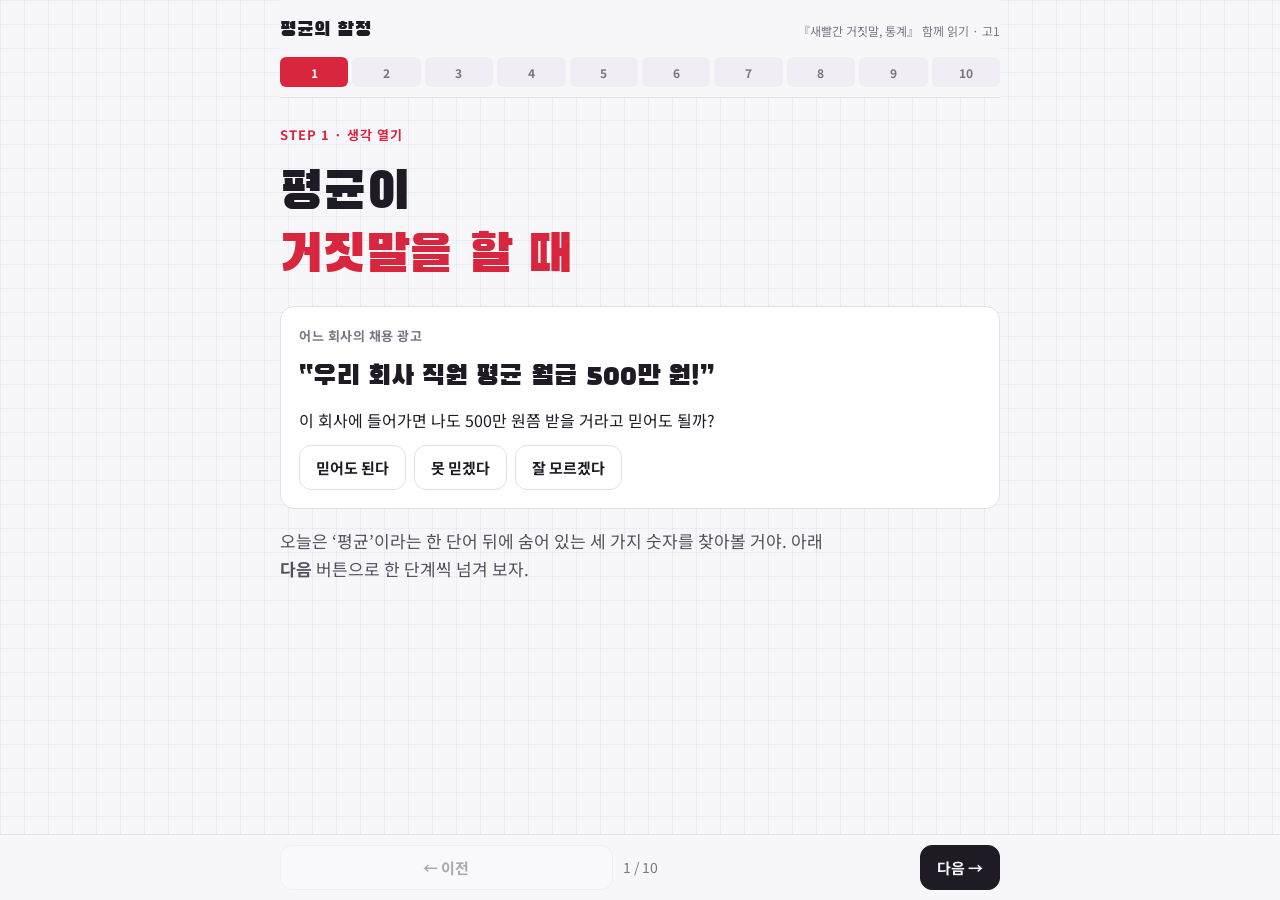
<file: works/book-concept-map/books/how-to-lie-with-statistics/programs/3차시 평균의 함정.html>
<!doctype html><html><head><meta charset=utf8><meta name=viewport content="width=device-width,initial-scale=1,viewport-fit=cover"><style>:root{color-scheme:light;box-sizing:border-box;padding-top:env(safe-area-inset-top,0px);padding-bottom:env(safe-area-inset-bottom,0px)}html{scroll-padding-top:env(safe-area-inset-top,0px)}body{margin:0;padding:0;font:14px -apple-system,BlinkMacSystemFont,sans-serif;background:#fff;color:#000}img{max-width:100%}[hidden]:not([hidden=until-found i]){display:none!important}</style></head><body>
<title>평균의 함정</title>
<meta name="claude:viewport-fit-sides" content="cover">
<link rel="preconnect" href="https://fonts.googleapis.com">
<link rel="preconnect" href="https://fonts.gstatic.com" crossorigin>
<link rel="stylesheet" href="https://fonts.googleapis.com/css2?family=Black+Han+Sans&family=Noto+Sans+KR:wght@400;500;700;900&display=swap">
<style>
/* Layout: 모눈종이 위에 한 장씩 넘기는 학습 카드. 위쪽 단계 점, 아래쪽 고정 이전/다음 버튼. */
:root {
  --paper: #F7F7FA; --grid: rgba(43, 95, 217, 0.07); --card: #FFFFFF; --soft: #F0EEF4;
  --ink: #1E1B24; --sub: #55505E; --muted: #7A7484; --line: #E2DFE8;
  --mean: #D7263D; --med: #A86A0C; --med-fill: #F2C14E; --mode: #2B5FD9;
  --ok: #1E8150; --ok-bg: #E4F4EB; --no: #B4232F; --no-bg: #FBE6E8;
  --dark: #1E1B24; --on-dark: #F6F4F9;
  --f-display: "Black Han Sans", "Noto Sans KR", "Apple SD Gothic Neo", sans-serif;
  --f-body: "Noto Sans KR", "Apple SD Gothic Neo", "Malgun Gothic", sans-serif;
  --r: 14px;
}
@media (prefers-color-scheme: dark) { :root:not([data-theme="light"]) {
  --paper: #15131A; --grid: rgba(143, 176, 255, 0.06); --card: #211E28; --soft: #2A2632;
  --ink: #F2EFF6; --sub: #BDB6C8; --muted: #958EA0; --line: #3A3544;
  --mean: #FF6B7D; --med: #F2C14E; --med-fill: #F2C14E; --mode: #8FB0FF;
  --ok: #5DD39A; --ok-bg: #173A2A; --no: #FF8A95; --no-bg: #43202A;
  --dark: #0E0D12; --on-dark: #F6F4F9; color-scheme: dark } }
:root[data-theme="dark"] {
  --paper: #15131A; --grid: rgba(143, 176, 255, 0.06); --card: #211E28; --soft: #2A2632;
  --ink: #F2EFF6; --sub: #BDB6C8; --muted: #958EA0; --line: #3A3544;
  --mean: #FF6B7D; --med: #F2C14E; --med-fill: #F2C14E; --mode: #8FB0FF;
  --ok: #5DD39A; --ok-bg: #173A2A; --no: #FF8A95; --no-bg: #43202A;
  --dark: #0E0D12; --on-dark: #F6F4F9; color-scheme: dark }

* { box-sizing: border-box; }
body {
  background-color: var(--paper); color: var(--ink); font-family: var(--f-body); font-size: 16px; line-height: 1.65;
  background-image: linear-gradient(var(--grid) 1px, transparent 1px), linear-gradient(90deg, var(--grid) 1px, transparent 1px);
  background-size: 24px 24px;
  padding-left: max(16px, env(safe-area-inset-left, 0px)); padding-right: max(16px, env(safe-area-inset-right, 0px));
  padding-block: 0 120px;
}
body::before { content: ""; position: fixed; inset: 0 0 auto; height: env(safe-area-inset-top, 0px); z-index: 10; background: var(--paper); }
.wrap { max-width: 720px; margin: 0 auto; }

/* top bar */
.top { position: sticky; top: env(safe-area-inset-top, 0px); z-index: 5; background: var(--paper); padding-block: 14px 10px; border-bottom: 1px solid var(--line); }
.brand { display: flex; justify-content: space-between; align-items: baseline; gap: 8px; flex-wrap: wrap; }
.brand b { font-family: var(--f-display); font-weight: 400; font-size: 20px; letter-spacing: 0.5px; }
.brand small { color: var(--muted); font-size: 12px; }
.dots { display: grid; grid-template-columns: repeat(10, 1fr); gap: 4px; margin-top: 10px; }
.dot { height: 30px; border: 0; border-radius: 6px; background: var(--soft); color: var(--muted); font: 700 12px var(--f-body); cursor: pointer; font-variant-numeric: tabular-nums; }
.dot.done { background: color-mix(in srgb, var(--mean) 22%, var(--soft)); color: var(--ink); }
.dot.on { background: var(--mean); color: var(--paper); }
.dot:focus-visible, button:focus-visible, select:focus-visible, input:focus-visible, textarea:focus-visible, summary:focus-visible { outline: 3px solid var(--mode); outline-offset: 2px; }

/* step */
.step { padding-block: 26px 8px; display: flex; flex-direction: column; gap: 18px; }
.eyebrow { font-size: 13px; font-weight: 700; color: var(--mean); letter-spacing: 1px; }
h1, h2 { font-family: var(--f-display); font-weight: 400; margin: 0; text-wrap: balance; line-height: 1.2; }
h1 { font-size: clamp(34px, 9vw, 52px); }
h2 { font-size: clamp(26px, 6.4vw, 34px); }
h1 em, h2 em { font-style: normal; color: var(--mean); }
p { margin: 0; }
.lead { font-size: 17px; color: var(--sub); max-width: 62ch; }
.box { background: var(--card); border: 1px solid var(--line); border-radius: var(--r); padding: 18px; display: flex; flex-direction: column; gap: 12px; min-width: 0; }
.box.dark { background: var(--dark); color: var(--on-dark); border-color: transparent; }
.box.dark .muted { color: #BDB6C8; }
.muted { color: var(--muted); font-size: 14px; }
.label { font-size: 13px; font-weight: 700; color: var(--muted); letter-spacing: 0.5px; }
.grid3 { display: grid; grid-template-columns: repeat(3, 1fr); gap: 12px; }
.grid2 { display: grid; grid-template-columns: repeat(2, 1fr); gap: 12px; }
@media (max-width: 600px) { .grid3, .grid2 { grid-template-columns: 1fr; } }

.c-mean { color: var(--mean); } .c-med { color: var(--med); } .c-mode { color: var(--mode); }
.tag { display: inline-block; padding: 2px 10px; border-radius: 99px; font-size: 13px; font-weight: 700; }
.t-mean { background: color-mix(in srgb, var(--mean) 16%, transparent); color: var(--mean); }
.t-med { background: color-mix(in srgb, var(--med-fill) 30%, transparent); color: var(--med); }
.t-mode { background: color-mix(in srgb, var(--mode) 16%, transparent); color: var(--mode); }

button.btn { font: 700 15px var(--f-body); border-radius: 12px; padding: 11px 16px; border: 1.5px solid var(--line); background: var(--card); color: var(--ink); cursor: pointer; }
button.btn:hover { border-color: var(--ink); }
button.btn.primary { background: var(--ink); color: var(--paper); border-color: var(--ink); }
button.btn.picked { border-color: var(--mode); background: color-mix(in srgb, var(--mode) 12%, var(--card)); }
.row { display: flex; gap: 8px; flex-wrap: wrap; align-items: center; }

.fb { border-radius: 10px; padding: 10px 14px; font-size: 15px; }
.fb.ok { background: var(--ok-bg); color: var(--ok); }
.fb.no { background: var(--no-bg); color: var(--no); }
.fb.info { background: var(--soft); color: var(--ink); }

/* measure cards */
.mcard { cursor: pointer; text-align: left; font: inherit; color: inherit; }
.mcard .name { font-family: var(--f-display); font-size: 26px; line-height: 1.1; }
.mcard .en { font-size: 12px; color: var(--muted); margin-left: 6px; font-family: var(--f-body); }
.mcard .how { background: var(--soft); border-radius: 10px; padding: 10px 12px; font-size: 14px; }

/* data chips */
.chips { display: grid; grid-template-columns: repeat(7, 1fr); gap: 6px; }
.chip { background: var(--card); border: 1px solid var(--line); border-radius: 10px; text-align: center; padding: 8px 2px; min-width: 0; }
.chip b { display: block; font-size: clamp(16px, 4.2vw, 22px); font-variant-numeric: tabular-nums; }
.chip span { font-size: 11px; color: var(--muted); }
.chip.boss { background: var(--mean); border-color: var(--mean); color: var(--paper); }
.chip.boss span { color: var(--paper); }

/* answer inputs */
.ans { display: grid; grid-template-columns: 80px 1fr auto; gap: 10px; align-items: center; }
.ans label { font-weight: 700; }
.ans input { width: 100%; font: 700 18px var(--f-body); padding: 9px 12px; border-radius: 10px; border: 1.5px solid var(--line); background: var(--paper); color: var(--ink); font-variant-numeric: tabular-nums; }
.ans .mark { font-size: 14px; font-weight: 700; min-width: 3.5em; text-align: right; }
details { background: var(--soft); border-radius: 10px; padding: 10px 14px; }
details summary { cursor: pointer; font-weight: 700; font-size: 15px; }
details > div { margin-top: 8px; font-size: 15px; display: flex; flex-direction: column; gap: 6px; }

.prompt { background: var(--paper); border: 1px dashed var(--line); border-radius: 10px; padding: 12px; font-size: 14px; white-space: pre-wrap; user-select: all; }

/* stats */
.stat { display: flex; flex-direction: column; gap: 2px; }
.stat .v { font-family: var(--f-display); font-size: 40px; line-height: 1; font-variant-numeric: tabular-nums; }
.stat .k { font-weight: 700; font-size: 14px; }
.svgbox { width: 100%; overflow-x: auto; }
.svgbox svg { display: block; width: 100%; height: auto; min-width: 300px; }

/* matching */
.match { display: grid; grid-template-columns: 1fr auto; gap: 10px; align-items: center; padding-block: 10px; border-bottom: 1px solid var(--line); }
.match:last-child { border-bottom: 0; }
.match .who { font-size: 13px; color: var(--muted); font-weight: 700; }
.match .say { font-weight: 700; font-size: 16px; }
select { font: 700 15px var(--f-body); padding: 8px 10px; border-radius: 10px; border: 1.5px solid var(--line); background: var(--paper); color: var(--ink); }

/* slider */
input[type=range] { width: 100%; accent-color: var(--mean); }

/* quiz */
.q { display: flex; flex-direction: column; gap: 10px; padding-block: 12px; border-bottom: 1px solid var(--line); }
.q:last-child { border-bottom: 0; }
.q .qt { font-weight: 700; }

/* toggles */
.seg { display: grid; grid-template-columns: repeat(3, 1fr); gap: 6px; background: var(--soft); padding: 4px; border-radius: 12px; }
.seg button { border: 0; background: transparent; color: var(--sub); font: 700 14px var(--f-body); padding: 9px 4px; border-radius: 9px; cursor: pointer; }
.seg button.on { background: var(--card); color: var(--ink); box-shadow: 0 1px 3px rgba(0,0,0,.12); }

/* flip terms */
.term { text-align: left; font: inherit; color: inherit; cursor: pointer; min-height: 92px; }
.term .tn { font-family: var(--f-display); font-size: 21px; }
.term .td { font-size: 15px; color: var(--sub); }
.term.open { border-color: var(--mode); }

textarea { width: 100%; min-height: 96px; font: 15px/1.6 var(--f-body); padding: 12px; border-radius: 10px; border: 1.5px solid var(--line); background: var(--paper); color: var(--ink); resize: vertical; }
.check { display: flex; gap: 10px; align-items: flex-start; }
.check input { width: 20px; height: 20px; margin-top: 3px; accent-color: var(--mean); flex: none; }

/* bottom nav */
.nav { position: fixed; left: 0; right: 0; bottom: 0; z-index: 6; background: var(--paper); border-top: 1px solid var(--line);
  padding-top: 10px; padding-bottom: calc(10px + env(safe-area-inset-bottom, 0px));
  padding-left: max(16px, env(safe-area-inset-left, 0px)); padding-right: max(16px, env(safe-area-inset-right, 0px)); }
.nav .in { max-width: 720px; margin: 0 auto; display: grid; grid-template-columns: 1fr auto 1fr; gap: 10px; align-items: center; }
.nav .count { font-size: 14px; color: var(--muted); font-variant-numeric: tabular-nums; }
.nav #next { justify-self: end; }
button[disabled] { opacity: .35; cursor: default; }
@media (prefers-reduced-motion: no-preference) { .step { animation: rise .25s ease-out; } @keyframes rise { from { transform: translateY(6px); } to { transform: none; } } }
</style>

<div class="wrap">
  <header class="top">
    <div class="brand"><b>평균의 함정</b><small>『새빨간 거짓말, 통계』 함께 읽기 · 고1</small></div>
    <nav class="dots" id="dots" aria-label="단계"></nav>
  </header>

  <!-- 1 -->
  <section class="step" data-title="시작">
    <div class="eyebrow">STEP 1 · 생각 열기</div>
    <h1>평균이<br><em>거짓말을 할 때</em></h1>
    <div class="box">
      <p class="label">어느 회사의 채용 광고</p>
      <p style="font-family:var(--f-display);font-size:28px;line-height:1.3">“우리 회사 직원 평균 월급 500만 원!”</p>
      <p>이 회사에 들어가면 나도 500만 원쯤 받을 거라고 믿어도 될까?</p>
      <div class="row" id="poll">
        <button class="btn" data-v="yes">믿어도 된다</button>
        <button class="btn" data-v="no">못 믿겠다</button>
        <button class="btn" data-v="idk">잘 모르겠다</button>
      </div>
      <p class="fb info" id="pollFb" hidden></p>
    </div>
    <p class="lead">오늘은 ‘평균’이라는 한 단어 뒤에 숨어 있는 세 가지 숫자를 찾아볼 거야. 아래 <b>다음</b> 버튼으로 한 단계씩 넘겨 보자.</p>
  </section>

  <!-- 2 -->
  <section class="step" data-title="대푯값" hidden>
    <div class="eyebrow">STEP 2 · 개념</div>
    <h2>자료 전체를 <em>숫자 하나</em>로 말한다면?</h2>
    <p class="lead">자료 전체를 대표하는 숫자를 <b>대푯값</b>이라고 해. 중학교 때 배운 세 가지야. 카드를 눌러서 예시를 확인해 봐.</p>
    <div class="box"><p class="label">예시 자료 · 친구 5명의 일주일 용돈 (만 원)</p>
      <div class="row" style="font-size:22px;font-weight:900;font-variant-numeric:tabular-nums;gap:14px">3 <span>5</span> <span>5</span> 7 10</div></div>
    <div class="grid3">
      <button class="box mcard" data-k="mean"><div><span class="name c-mean">평균</span><span class="en">Mean</span></div>
        <p>모두 더해서 개수로 나눈 값</p><p class="how" hidden>(3+5+5+7+10) ÷ 5 = 30 ÷ 5 = <b>6</b></p></button>
      <button class="box mcard" data-k="med"><div><span class="name c-med">중앙값</span><span class="en">Median</span></div>
        <p>크기 순으로 줄 세웠을 때 한가운데 값</p><p class="how" hidden>3, 5, <b>5</b>, 7, 10 → 3번째 값 = <b>5</b></p></button>
      <button class="box mcard" data-k="mode"><div><span class="name c-mode">최빈값</span><span class="en">Mode</span></div>
        <p>가장 많이 나오는 값</p><p class="how" hidden>5가 두 번 나옴 → <b>5</b></p></button>
    </div>
    <p class="fb info">셋 다 ‘대푯값’이야. 그래서 기사나 광고에 ‘평균’이라고만 쓰여 있으면 <b>어떤 값인지</b> 확인해 봐야 해.</p>
  </section>

  <!-- 3 -->
  <section class="step" data-title="직접 계산" hidden>
    <div class="eyebrow">STEP 3 · 손으로 계산하기</div>
    <h2>직원 7명의 월급, <em>대푯값</em>을 구해 보자</h2>
    <div class="chips" aria-label="월급 자료 (만 원)">
      <div class="chip"><b>200</b><span>직원A</span></div><div class="chip"><b>200</b><span>직원B</span></div>
      <div class="chip"><b>200</b><span>직원C</span></div><div class="chip"><b>250</b><span>직원D</span></div>
      <div class="chip"><b>300</b><span>직원E</span></div><div class="chip"><b>350</b><span>직원F</span></div>
      <div class="chip boss"><b>2000</b><span>사장</span></div>
    </div>
    <p class="muted">단위: 만 원 / 월. 계산기 말고 손으로 먼저 풀어 보자.</p>
    <div class="box">
      <p class="label">① 먼저 예상해 보기: 세 값 중 가장 큰 건?</p>
      <div class="row" id="guess">
        <button class="btn" data-v="mean">평균</button><button class="btn" data-v="med">중앙값</button><button class="btn" data-v="mode">최빈값</button>
      </div>
    </div>
    <div class="box">
      <p class="label">② 계산해서 써 보기</p>
      <div class="ans"><label for="aMean" class="c-mean">평균</label><input id="aMean" inputmode="decimal" placeholder="숫자만"><span class="mark" id="mMean"></span></div>
      <div class="ans"><label for="aMed" class="c-med">중앙값</label><input id="aMed" inputmode="decimal" placeholder="숫자만"><span class="mark" id="mMed"></span></div>
      <div class="ans"><label for="aMode" class="c-mode">최빈값</label><input id="aMode" inputmode="decimal" placeholder="숫자만"><span class="mark" id="mMode"></span></div>
      <div class="row"><button class="btn primary" id="checkCalc">채점하기</button></div>
      <p class="fb" id="calcFb" hidden></p>
      <details><summary>막히면 힌트 보기</summary><div>
        <p><b class="c-mean">평균</b> 7명 월급을 모두 더하면? 그걸 몇으로 나눠야 할까?</p>
        <p><b class="c-med">중앙값</b> 7명을 줄 세우면 앞에서 몇 번째가 딱 가운데일까?</p>
        <p><b class="c-mode">최빈값</b> 가장 여러 번 나온 숫자는?</p></div></details>
    </div>
    <div class="box">
      <p class="label">③ AI로 검증하기 · 아래 문장을 복사해서 물어보자</p>
      <p class="prompt" id="aiPrompt">월급 자료 200, 200, 200, 250, 300, 350, 2000(만 원)의 평균, 중앙값, 최빈값을 내가 이렇게 계산했어. 평균 ___, 중앙값 ___, 최빈값 ___. 답만 알려 주지 말고, 내 계산 과정 중 틀린 곳이 있는지 확인해 줘.</p>
      <div class="row"><button class="btn" id="copyPrompt">문장 복사</button><span class="muted" id="copyMsg"></span></div>
      <p class="muted">AI 답과 내 풀이가 <b>어디서</b> 같고 다른지 말로 비교해 보는 게 핵심이야.</p>
    </div>
  </section>

  <!-- 4 -->
  <section class="step" data-title="수직선" hidden>
    <div class="eyebrow">STEP 4 · 그림으로 보기</div>
    <h2>같은 자료인데, <em>대표가 셋</em></h2>
    <div class="grid3">
      <div class="box stat"><span class="v c-mean">500</span><span class="k">평균 <span class="muted">3500 ÷ 7</span></span></div>
      <div class="box stat"><span class="v c-med">250</span><span class="k">중앙값 <span class="muted">4번째 값</span></span></div>
      <div class="box stat"><span class="v c-mode">200</span><span class="k">최빈값 <span class="muted">3명</span></span></div>
    </div>
    <div class="box">
      <p class="label">수직선 위의 7명 (만 원)</p>
      <div class="svgbox" id="line1"></div>
      <p class="qt" style="font-weight:700">평균(500만 원)보다 적게 받는 사람은 몇 명일까?</p>
      <div class="row" id="below">
        <button class="btn" data-v="3">3명</button><button class="btn" data-v="4">4명</button><button class="btn" data-v="6">6명</button><button class="btn" data-v="7">7명</button>
      </div>
      <p class="fb" id="belowFb" hidden></p>
    </div>
  </section>

  <!-- 5 -->
  <section class="step" data-title="책 연결" hidden>
    <div class="eyebrow">STEP 5 · 책과 연결하기</div>
    <h2>누가 어떤 <em>‘평균’</em>을 고를까?</h2>
    <p class="lead">같은 회사 자료로 세 사람이 말하고 있어. 각자 어떤 대푯값을 골랐을지 연결해 봐.</p>
    <div class="box" id="matchBox">
      <div class="match"><div><p class="who">회사 채용 광고</p><p class="say">“직원 평균 월급 500만 원!”</p></div>
        <select id="m1" aria-label="회사 채용 광고"><option value="">고르기</option><option value="mean">평균</option><option value="med">중앙값</option><option value="mode">최빈값</option></select></div>
      <div class="match"><div><p class="who">직원 노동조합</p><p class="say">“직원 대부분이 200만 원을 받는다”</p></div>
        <select id="m2" aria-label="직원 노동조합"><option value="">고르기</option><option value="mean">평균</option><option value="med">중앙값</option><option value="mode">최빈값</option></select></div>
      <div class="match"><div><p class="who">중립적인 기사</p><p class="say">“한가운데 직원의 월급은 250만 원”</p></div>
        <select id="m3" aria-label="중립적인 기사"><option value="">고르기</option><option value="mean">평균</option><option value="med">중앙값</option><option value="mode">최빈값</option></select></div>
      <div class="row"><button class="btn primary" id="checkMatch">확인하기</button></div>
      <p class="fb" id="matchFb" hidden></p>
    </div>
    <div class="box dark">
      <p><b>셋 다 계산은 맞아.</b> 저자가 걱정하는 건 숫자를 지어내는 거짓말이 아니라, 자기에게 유리한 대푯값만 골라서 그냥 ‘평균’이라고 부르는 거야.</p>
      <p class="muted">책 질문: 오늘 읽은 부분에서 같은 자료로 서로 다른 ‘평균’을 내세운 사례는 무엇이었지? 각자 어떤 대푯값을 썼을까?</p>
    </div>
  </section>

  <!-- 6 -->
  <section class="step" data-title="이상값" hidden>
    <div class="eyebrow">STEP 6 · 실험하기</div>
    <h2>사장 월급만 오르면 <em>어떻게 될까?</em></h2>
    <div class="box">
      <p class="label">① 먼저 예상: 나머지 6명은 그대로일 때, 사장 월급이 오르면…</p>
      <div class="row" id="pred">
        <button class="btn" data-v="a">평균만 크게 변한다</button>
        <button class="btn" data-v="b">셋 다 같이 변한다</button>
        <button class="btn" data-v="c">아무것도 안 변한다</button>
      </div>
    </div>
    <div class="box">
      <p class="label">② 사장 월급을 움직여 보자</p>
      <label for="boss" style="font-weight:700">사장 월급: <span id="bossV" class="c-mean" style="font-variant-numeric:tabular-nums">2000</span>만 원</label>
      <input type="range" id="boss" min="400" max="10000" step="100" value="2000">
      <div class="grid3">
        <div class="stat"><span class="v c-mean" id="sMean">500</span><span class="k">평균</span></div>
        <div class="stat"><span class="v c-med" id="sMed">250</span><span class="k">중앙값</span></div>
        <div class="stat"><span class="v c-mode" id="sMode">200</span><span class="k">최빈값</span></div>
      </div>
      <div class="svgbox" id="line2"></div>
      <p class="fb info" id="bossFb"></p>
    </div>
    <div class="box dark">
      <p><b>평균은 끌려가고, 중앙값은 버틴다.</b> 모든 값을 더하는 평균은 아주 큰 값 하나에도 크게 움직여. 줄을 세우는 중앙값은 맨 끝 값이 얼마든 상관없어.</p>
      <p class="muted"><b style="color:var(--on-dark)">이상값(극단값)</b> 다른 값들과 동떨어지게 크거나 작은 값</p>
    </div>
    <details><summary>손으로 확인: 사장 월급이 10000만 원이면 평균은?</summary><div>
      <p>나머지 6명의 합 = 200+200+200+250+300+350 = 1500</p>
      <p>평균 = (1500 + 10000) ÷ 7 = 11500 ÷ 7 ≈ <b>1642.9</b>만 원</p>
      <p>직원 6명 월급은 그대로인데 ‘평균 월급’은 3배 넘게 뛰었어.</p></div></details>
  </section>

  <!-- 7 -->
  <section class="step" data-title="골라 쓰기" hidden>
    <div class="eyebrow">STEP 7 · 퀴즈</div>
    <h2>상황에 맞는 <em>대푯값</em> 고르기</h2>
    <div class="grid3">
      <div class="box"><span class="tag t-mean">평균</span><p>값들이 고르게 퍼져 있을 때</p></div>
      <div class="box"><span class="tag t-med">중앙값</span><p>한쪽으로 크게 치우친 자료</p></div>
      <div class="box"><span class="tag t-mode">최빈값</span><p>‘가장 많이 고른 것’이 궁금할 때</p></div>
    </div>
    <div class="box" id="quiz"></div>
  </section>

  <!-- 8 -->
  <section class="step" data-title="정규분포" hidden>
    <div class="eyebrow">STEP 8 · 자료의 모양</div>
    <h2>모양이 바뀌면 <em>평균의 자리</em>도 바뀐다</h2>
    <p class="lead">우리 학년 학생들의 키처럼 많은 자료는 가운데가 볼록한 <b>종 모양</b>으로 퍼져. 이런 모양을 <b>정규분포</b>라고 해. 버튼을 눌러 모양을 바꿔 보자.</p>
    <div class="box">
      <div class="seg" id="shape" role="group" aria-label="분포 모양">
        <button data-v="normal" class="on">종 모양</button><button data-v="right">오른쪽 꼬리</button><button data-v="left">왼쪽 꼬리</button>
      </div>
      <div class="svgbox" id="dist"></div>
      <div class="row" style="gap:14px"><span class="tag t-mode">최빈값</span><span class="tag t-med">중앙값</span><span class="tag t-mean">평균</span></div>
      <p class="fb info" id="distFb"></p>
      <p class="muted"><b>기억하기</b> 곡선의 꼭대기는 자료가 가장 많이 몰린 곳이라 언제나 <b class="c-mode">최빈값</b>이야. 꼭대기에 평균과 중앙값까지 같이 오는 건 종 모양처럼 좌우 대칭일 때뿐이야.</p>
    </div>
    <div class="grid2">
      <div class="box"><p class="label">종 모양 (정규분포)</p><p>가운데가 가장 많고, 좌우가 대칭이고, 멀어질수록 드물어. 예: 키, 시험 점수</p></div>
      <div class="box"><p class="label">오른쪽 꼬리가 긴 모양</p><p>소수의 아주 큰 값이 꼬리를 만들어. 예: 소득, 집값, 아까 그 회사 월급</p></div>
    </div>
    <details><summary>더 알아보기 (고2 확률과 통계에서 다시 만나요)</summary><div>
      <p>정규분포에서는 평균 근처에 자료가 얼마나 모여 있는지가 거의 정해져 있어. 자료가 퍼진 정도를 <b>표준편차</b>라는 값으로 나타내는데,</p>
      <p>평균 ± 표준편차 1개 안에 약 <b>68%</b>, 2개 안에 약 <b>95%</b>가 들어가.</p>
      <p class="muted">가상 예시: 평균 170cm, 표준편차 6cm이면 164~176cm 사이에 약 68%</p></div></details>
  </section>

  <!-- 9 -->
  <section class="step" data-title="용어" hidden>
    <div class="eyebrow">STEP 9 · 스스로 점검</div>
    <h2>뜻을 먼저 <em>말해 보고</em> 눌러 확인</h2>
    <p class="muted" id="termCount">0 / 7 확인</p>
    <div class="grid2" id="terms"></div>
  </section>

  <!-- 10 -->
  <section class="step" data-title="마무리" hidden>
    <div class="eyebrow">STEP 10 · 오늘의 질문</div>
    <h2>‘평균’이 보이면 <em>이렇게 물어보자</em></h2>
    <div class="box">
      <label class="check"><input type="checkbox" id="c1"><span><b>어떤 대푯값인가?</b> <span class="muted">평균 · 중앙값 · 최빈값</span></span></label>
      <label class="check"><input type="checkbox" id="c2"><span><b>아주 크거나 작은 값이 섞였나?</b> <span class="muted">이상값</span></span></label>
      <label class="check"><input type="checkbox" id="c3"><span><b>자료는 어떤 모양으로 퍼져 있나?</b> <span class="muted">대칭 · 치우침</span></span></label>
      <label class="check"><input type="checkbox" id="c4"><span><b>중앙값도 함께 알려 주었나?</b> <span class="muted">비교</span></span></label>
    </div>
    <div class="box dark">
      <p class="label" style="color:#FF8A95">탐구 미션</p>
      <p style="font-weight:700;font-size:17px">국가통계포털(KOSIS)에서 우리나라 가구 소득의 평균과 중앙값을 찾아 비교해 보자. 두 값이 왜 다른지 오늘 배운 말로 설명할 수 있을까?</p>
      <p class="muted">“이 통계는 틀렸다” 대신 “이 자료로 어디까지 말할 수 있을까?”로 생각해 보기</p>
    </div>
    <div class="box">
      <label for="myQ" class="label">나만의 질문 · 학습지에 옮겨 적기</label>
      <textarea id="myQ" placeholder="예) 우리 반 용돈 자료는 종 모양일까, 한쪽으로 치우쳤을까?"></textarea>
      <div class="row"><button class="btn" id="copyQ">질문 복사</button><span class="muted" id="copyQMsg"></span></div>
    </div>
  </section>
</div>

<div class="nav"><div class="in">
  <button class="btn" id="prev">← 이전</button>
  <span class="count" id="count">1 / 10</span>
  <button class="btn primary" id="next">다음 →</button>
</div></div>

<script>
(function () {
  const $ = (s, r = document) => r.querySelector(s);
  const $$ = (s, r = document) => Array.from(r.querySelectorAll(s));
  const steps = $$(".step");
  const N = steps.length;
  let cur = 0;
  const seen = new Set([0]);
  const dots = $("#dots");
  steps.forEach((s, i) => {
    const b = document.createElement("button");
    b.className = "dot"; b.textContent = i + 1; b.title = s.dataset.title;
    b.setAttribute("aria-label", (i + 1) + "단계 " + s.dataset.title);
    b.addEventListener("click", () => go(i));
    dots.appendChild(b);
  });
  function go(i) {
    i = Math.max(0, Math.min(N - 1, i));
    steps[cur].hidden = true; cur = i; steps[cur].hidden = false; seen.add(i);
    $$(".dot").forEach((d, k) => { d.classList.toggle("on", k === cur); d.classList.toggle("done", seen.has(k) && k !== cur); d.setAttribute("aria-current", k === cur ? "step" : "false"); });
    $("#count").textContent = (cur + 1) + " / " + N;
    $("#prev").disabled = cur === 0;
    $("#next").disabled = cur === N - 1;
    window.scrollTo({ top: 0 });
    try { history.replaceState(null, "", "#step" + (cur + 1)); } catch (e) {}
  }
  $("#prev").addEventListener("click", () => go(cur - 1));
  $("#next").addEventListener("click", () => go(cur + 1));
  document.addEventListener("keydown", (e) => {
    if (/INPUT|TEXTAREA|SELECT/.test(document.activeElement.tagName)) return;
    if (e.key === "ArrowRight") go(cur + 1);
    if (e.key === "ArrowLeft") go(cur - 1);
  });

  function pickGroup(sel, cb) {
    $$(sel + " button").forEach((b) => b.addEventListener("click", () => {
      $$(sel + " button").forEach((x) => x.classList.remove("picked"));
      b.classList.add("picked"); cb && cb(b.dataset.v, b);
    }));
  }
  function fb(el, cls, html) { el.hidden = false; el.className = "fb " + cls; el.innerHTML = html; }

  // 1 poll
  pickGroup("#poll", (v) => {
    const msg = { yes: "좋아, 그 생각이 맞는지 오늘 직접 확인해 보자.", no: "왜 못 믿겠는지 이유를 한 문장으로 말해 볼래? 그 이유가 오늘의 핵심일 수도 있어.", idk: "괜찮아. 3단계에서 실제 숫자로 계산해 보면 판단할 수 있어." }[v];
    fb($("#pollFb"), "info", msg);
  });
  // 2 measure cards
  $$(".mcard").forEach((c) => c.addEventListener("click", () => { const h = $(".how", c); h.hidden = !h.hidden; }));

  // 3 calc
  pickGroup("#guess");
  const num = (v) => parseFloat(String(v).replace(/,/g, "").trim());
  $("#checkCalc").addEventListener("click", () => {
    const want = { aMean: 500, aMed: 250, aMode: 200 };
    const marks = { aMean: "mMean", aMed: "mMed", aMode: "mMode" };
    let ok = 0, blank = 0;
    Object.keys(want).forEach((id) => {
      const raw = $("#" + id).value; const m = $("#" + marks[id]);
      if (raw.trim() === "") { blank++; m.textContent = ""; return; }
      const good = Math.abs(num(raw) - want[id]) < 0.01;
      if (good) ok++;
      m.textContent = good ? "맞았어" : "다시"; m.style.color = good ? "var(--ok)" : "var(--no)";
    });
    if (blank) fb($("#calcFb"), "info", "빈칸이 " + blank + "개 있어. 셋 다 써 본 다음 채점해 보자.");
    else if (ok === 3) fb($("#calcFb"), "ok", "셋 다 맞았어! 처음에 예상한 것과 같았니? 이제 AI에게 과정을 검증받아 보자.");
    else fb($("#calcFb"), "no", ok + "개 맞았어. ‘다시’ 표시된 칸은 힌트를 열어 보고 한 번 더 풀어 보자.");
    const p = "월급 자료 200, 200, 200, 250, 300, 350, 2000(만 원)의 평균, 중앙값, 최빈값을 내가 이렇게 계산했어. 평균 " + ($("#aMean").value || "___") + ", 중앙값 " + ($("#aMed").value || "___") + ", 최빈값 " + ($("#aMode").value || "___") + ". 답만 알려 주지 말고, 내 계산 과정 중 틀린 곳이 있는지 확인해 줘.";
    $("#aiPrompt").textContent = p;
  });
  function copyText(text, msgEl, srcEl) {
    const done = () => { msgEl.textContent = "복사했어"; setTimeout(() => (msgEl.textContent = ""), 2000); };
    const fallback = () => { try { const r = document.createRange(); r.selectNodeContents(srcEl); const s = getSelection(); s.removeAllRanges(); s.addRange(r); } catch (e) {} msgEl.textContent = "복사가 막혔어. 선택된 글자를 직접 복사해 줘."; };
    try { navigator.clipboard.writeText(text).then(done, fallback); } catch (e) { fallback(); }
  }
  $("#copyPrompt").addEventListener("click", () => copyText($("#aiPrompt").textContent, $("#copyMsg"), $("#aiPrompt")));

  // number line drawing
  const css = (v) => "var(" + v + ")";
  function numberLine(el, vals, stats, maxV) {
    const W = 620, H = 150, L = 24, R = 596, AY = 98;
    const X = (v) => L + (R - L) * v / maxV;
    let s = '<svg viewBox="0 0 ' + W + ' ' + H + '" role="img" aria-label="월급 수직선">';
    s += '<line x1="' + L + '" y1="' + AY + '" x2="' + R + '" y2="' + AY + '" stroke="' + css("--muted") + '" stroke-width="2"/>';
    const step = maxV > 5000 ? 2000 : 500;
    for (let t = 0; t <= maxV; t += step) {
      s += '<line x1="' + X(t) + '" y1="' + AY + '" x2="' + X(t) + '" y2="' + (AY + 6) + '" stroke="' + css("--muted") + '" stroke-width="2"/>';
      s += '<text x="' + X(t) + '" y="' + (AY + 46) + '" text-anchor="middle" font-size="13" fill="' + css("--muted") + '" font-family="Noto Sans KR, sans-serif">' + t + '</text>';
    }
    const cnt = {};
    vals.forEach((v, i) => {
      cnt[v] = (cnt[v] || 0) + 1;
      const boss = i === vals.length - 1;
      s += '<circle cx="' + X(v) + '" cy="' + (AY - 4 - cnt[v] * 15) + '" r="6.5" fill="' + (boss ? css("--mean") : css("--ink")) + '"/>';
      if (boss) s += '<text x="' + X(v) + '" y="' + (AY - 34) + '" text-anchor="middle" font-size="13" font-weight="700" fill="' + css("--mean") + '" font-family="Noto Sans KR, sans-serif">사장</text>';
    });
    [["mode", "--mode", 0], ["med", "--med", 1], ["mean", "--mean", 2]].forEach(([k, c, row]) => {
      const x = X(stats[k]);
      s += '<path d="M' + (x - 7) + ' ' + (AY + 20) + ' L' + (x + 7) + ' ' + (AY + 20) + ' L' + x + ' ' + (AY + 8) + ' Z" fill="' + css(c) + '"/>';
    });
    s += "</svg>";
    el.innerHTML = s;
  }
  const BASE = [200, 200, 200, 250, 300, 350];
  function statsOf(arr) {
    const a = arr.slice().sort((x, y) => x - y);
    const mean = a.reduce((p, q) => p + q, 0) / a.length;
    const med = a.length % 2 ? a[(a.length - 1) / 2] : (a[a.length / 2 - 1] + a[a.length / 2]) / 2;
    const c = {}; let mode = a[0];
    a.forEach((v) => { c[v] = (c[v] || 0) + 1; if (c[v] > c[mode]) mode = v; });
    return { mean, med, mode };
  }
  numberLine($("#line1"), BASE.concat(2000), { mean: 500, med: 250, mode: 200 }, 2100);
  pickGroup("#below", (v) => {
    if (v === "6") fb($("#belowFb"), "ok", "맞아. 7명 중 6명이 ‘평균’보다 적게 받아. 평균보다 많이 받는 사람은 사장 1명뿐이야. 그럼 이 회사의 ‘보통 직원’ 월급은 어떤 값이 더 잘 보여 줄까?");
    else fb($("#belowFb"), "no", "수직선에서 빨간 ▲(평균 500) 왼쪽에 있는 점을 세어 봐.");
  });

  // 5 matching
  $("#checkMatch").addEventListener("click", () => {
    const ans = { m1: "mean", m2: "mode", m3: "med" };
    let ok = 0, blank = 0;
    Object.keys(ans).forEach((k) => { const v = $("#" + k).value; if (!v) blank++; else if (v === ans[k]) ok++; });
    if (blank) fb($("#matchFb"), "info", "아직 고르지 않은 칸이 있어.");
    else if (ok === 3) fb($("#matchFb"), "ok", "모두 맞았어. 회사는 가장 큰 숫자(평균), 노동조합은 가장 흔한 숫자(최빈값), 중립 기사는 한가운데 숫자(중앙값)를 골랐어.");
    else fb($("#matchFb"), "no", ok + "개 맞았어. 4단계의 500, 250, 200이 각각 어떤 대푯값이었는지 떠올려 봐.");
  });

  // 6 outlier
  pickGroup("#pred");
  function updBoss() {
    const b = +$("#boss").value;
    const st = statsOf(BASE.concat(b));
    $("#bossV").textContent = b;
    $("#sMean").textContent = (Math.round(st.mean * 10) / 10).toString();
    $("#sMed").textContent = st.med; $("#sMode").textContent = st.mode;
    const maxV = b <= 2000 ? 2100 : Math.ceil((b + 200) / 2000) * 2000;
    numberLine($("#line2"), BASE.concat(b), st, maxV);
    const times = (st.mean / 500).toFixed(1);
    $("#bossFb").innerHTML = "사장 월급 " + b + "만 원일 때 평균은 처음(500)의 <b>" + times + "배</b>. 중앙값과 최빈값은 그대로 250, 200이야. 내 예상과 맞았니?";
  }
  $("#boss").addEventListener("input", updBoss); updBoss();

  // 7 quiz
  const Q = [
    ["우리 동네 아파트 값을 대표하려면? (아주 비싼 아파트가 몇 채 있어)", "med", "아주 비싼 몇 채가 평균을 끌어올려. 한쪽으로 치우친 자료라 중앙값이 좋아."],
    ["우리 반 학생들이 가장 좋아하는 급식 메뉴는?", "mode", "메뉴는 숫자가 아니라서 더하거나 줄 세울 수 없어. 가장 많이 고른 것, 최빈값만 쓸 수 있어."],
    ["우리 반 수학 시험 점수 (점수가 고르게 퍼져 있어)", "mean", "값이 고르게 퍼져 있으면 모든 점수를 반영하는 평균이 잘 맞아."],
    ["신발 가게가 다음 달에 가장 많이 들여놓을 사이즈는?", "mode", "가장 많이 팔리는 사이즈, 즉 최빈값이 필요해. 평균 사이즈 252.7mm 같은 신발은 없거든."],
  ];
  const names = { mean: "평균", med: "중앙값", mode: "최빈값" };
  Q.forEach((q, i) => {
    const d = document.createElement("div"); d.className = "q";
    d.innerHTML = '<p class="qt">Q' + (i + 1) + ". " + q[0] + '</p><div class="row" id="q' + i + '">' +
      ["mean", "med", "mode"].map((k) => '<button class="btn" data-v="' + k + '">' + names[k] + "</button>").join("") + '</div><p class="fb" hidden></p>';
    $("#quiz").appendChild(d);
    pickGroup("#q" + i, (v) => { const f = $(".fb", d); if (v === q[1]) fb(f, "ok", "정답! " + q[2]); else fb(f, "no", "다시 생각해 봐. 이 자료는 고르게 퍼져 있니, 한쪽으로 치우쳤니, 아니면 숫자가 아니니?"); });
  });

  // 8 distribution
  const SIG = 0.55;
  const shapes = {
    normal: { f: (x) => Math.exp(-Math.pow((x - 2) / 0.6, 2) / 2), x0: 0, x1: 4, mode: 2, med: 2, mean: 2,
      t: "종 모양에서는 세 값이 <b>한 점에 모여.</b> 그래서 평균만 말해도 ‘보통’을 잘 보여 줘." },
    right: { f: (x) => (x <= 0 ? 0 : Math.exp(-Math.pow(Math.log(x), 2) / (2 * SIG * SIG)) / x), x0: 0, x1: 4,
      mode: Math.exp(-SIG * SIG), med: 1, mean: Math.exp(SIG * SIG / 2),
      t: "오른쪽 꼬리가 길면 <b>최빈값 &lt; 중앙값 &lt; 평균</b>. 큰 값 몇 개가 평균을 오른쪽으로 끌고 가. 소득 통계가 이런 모양이야." },
  };
  shapes.left = { f: (x) => shapes.right.f(4 - x), x0: 0, x1: 4, mode: 4 - shapes.right.mode, med: 3, mean: 4 - shapes.right.mean,
    t: "왼쪽 꼬리가 길면 반대로 <b>평균 &lt; 중앙값 &lt; 최빈값</b>. 예: 대부분 잘 본 쉬운 시험에서 몇 명만 점수가 아주 낮을 때." };
  function drawDist(k) {
    const sh = shapes[k], W = 620, H = 230, L = 20, R = 600, B = 196, T = 22;
    let fmax = 0; const pts = [];
    for (let i = 0; i <= 300; i++) { const x = sh.x0 + (sh.x1 - sh.x0) * i / 300 + 1e-6; const y = sh.f(x); pts.push([x, y]); if (y > fmax) fmax = y; }
    const X = (x) => L + (R - L) * (x - sh.x0) / (sh.x1 - sh.x0), Y = (y) => B - (B - T) * y / fmax;
    const d = pts.map((p, i) => (i ? "L" : "M") + X(p[0]).toFixed(1) + " " + Y(p[1]).toFixed(1)).join(" ");
    let s = '<svg viewBox="0 0 ' + W + ' ' + H + '" role="img" aria-label="분포 모양">';
    s += '<path d="' + d + " L" + R + " " + B + " L" + L + " " + B + ' Z" fill="' + css("--soft") + '"/>';
    s += '<path d="' + d + '" fill="none" stroke="' + css("--ink") + '" stroke-width="3"/>';
    s += '<line x1="' + L + '" y1="' + B + '" x2="' + R + '" y2="' + B + '" stroke="' + css("--muted") + '" stroke-width="2"/>';
    const marks = [["mode", "--mode"], ["med", "--med"], ["mean", "--mean"]];
    marks.forEach(([m, c], i) => {
      const x = X(sh[m]); const y = Y(sh.f(sh[m] + 1e-6));
      const same = k === "normal";
      s += '<line x1="' + x + '" y1="' + y + '" x2="' + x + '" y2="' + B + '" stroke="' + css(c) + '" stroke-width="3" ' + (same && i < 2 ? 'stroke-opacity="0"' : "") + "/>";
      s += '<path d="M' + (x - 7) + " " + (B + 18) + " L" + (x + 7) + " " + (B + 18) + " L" + x + " " + (B + 6) + ' Z" fill="' + css(c) + '"/>';
    });
    if (k === "normal") s += '<text x="' + X(2) + '" y="' + (B + 34) + '" text-anchor="middle" font-size="13" font-weight="700" fill="' + css("--mean") + '" font-family="Noto Sans KR, sans-serif">세 값이 모두 여기</text>';
    s += "</svg>";
    $("#dist").innerHTML = s; $("#distFb").innerHTML = sh.t;
  }
  $$("#shape button").forEach((b) => b.addEventListener("click", () => {
    $$("#shape button").forEach((x) => x.classList.toggle("on", x === b)); drawDist(b.dataset.v);
  }));
  drawDist("normal");

  // 9 terms
  const TERMS = [["대푯값", "자료 전체의 특징을 수 하나로 나타낸 값"], ["평균", "모든 값을 더해 개수로 나눈 값"],
    ["중앙값", "크기 순으로 줄 세웠을 때 한가운데 값 (짝수 개면 가운데 두 값의 평균)"], ["최빈값", "가장 자주 나타나는 값"],
    ["이상값(극단값)", "다른 값들과 동떨어지게 크거나 작은 값"], ["정규분포", "평균을 중심으로 좌우 대칭인 종 모양 분포"],
    ["치우친 분포", "한쪽 꼬리가 길게 늘어진 분포 (예: 소득)"]];
  const opened = new Set();
  TERMS.forEach(([n, dsc], i) => {
    const b = document.createElement("button"); b.className = "box term";
    b.innerHTML = '<span class="tn">' + n + '</span><span class="td">눌러서 뜻 확인</span>';
    b.addEventListener("click", () => {
      const open = b.classList.toggle("open");
      $(".td", b).textContent = open ? dsc : "눌러서 뜻 확인";
      if (open) opened.add(i);
      $("#termCount").textContent = opened.size + " / " + TERMS.length + " 확인";
    });
    $("#terms").appendChild(b);
  });

  // 10 my question (draft kept on this device only)
  try { const v = localStorage.getItem("avgtrap-q"); if (v) $("#myQ").value = v; } catch (e) {}
  $("#myQ").addEventListener("input", () => { try { localStorage.setItem("avgtrap-q", $("#myQ").value); } catch (e) {} });
  $("#copyQ").addEventListener("click", () => copyText($("#myQ").value, $("#copyQMsg"), $("#myQ")));

  // start
  const m = /^#step(\d+)$/.exec(location.hash || "");
  go(m ? +m[1] - 1 : 0);
})();
</script>

</body></html>
</file>
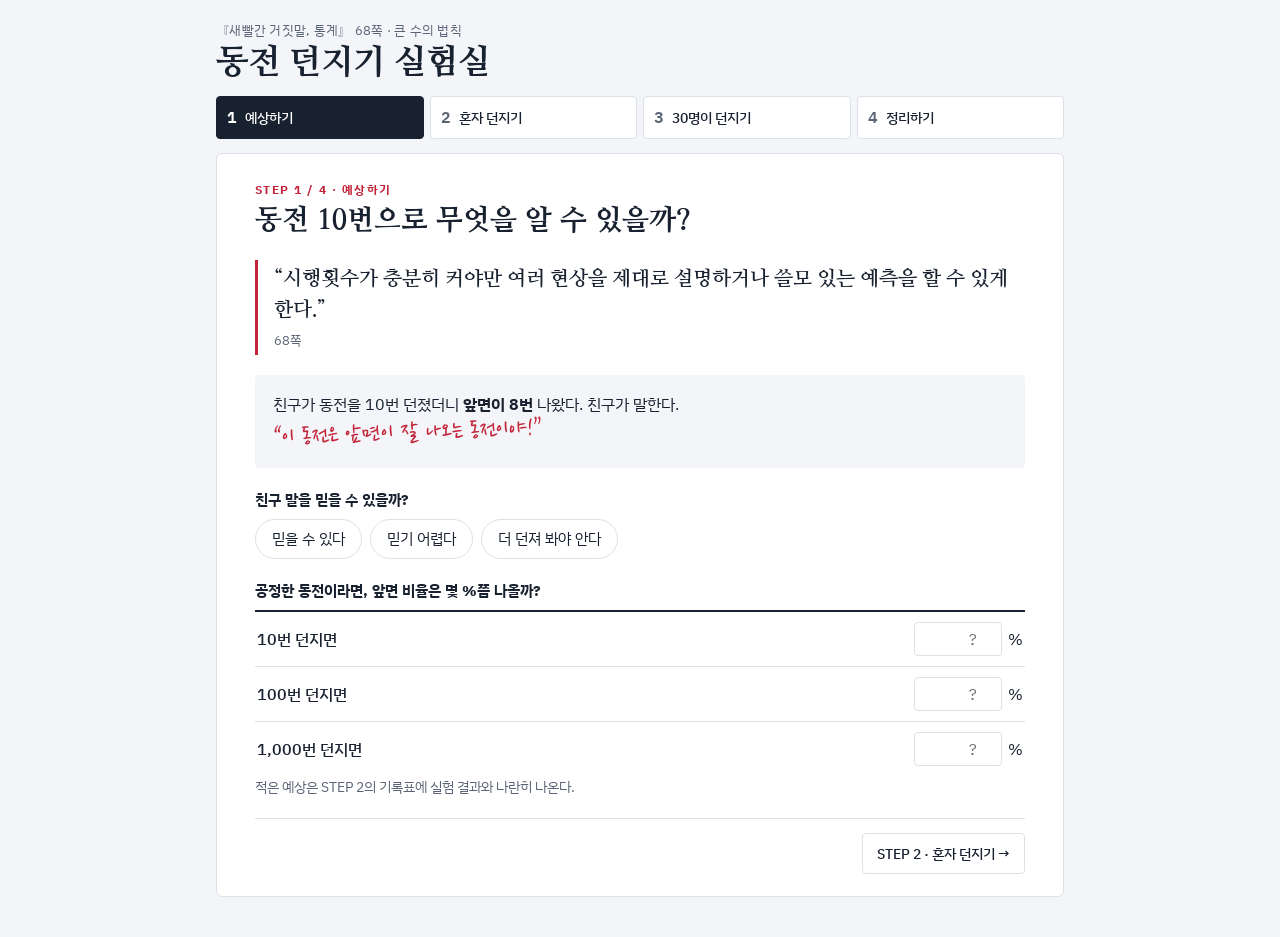
<file: works/book-concept-map/books/how-to-lie-with-statistics/programs/4차시 동전 던지기 실험실.html>
<!doctype html><html><head><meta charset=utf8><meta name=viewport content="width=device-width,initial-scale=1,viewport-fit=cover"><style>:root{color-scheme:light;box-sizing:border-box;padding-top:env(safe-area-inset-top,0px);padding-bottom:env(safe-area-inset-bottom,0px)}html{scroll-padding-top:env(safe-area-inset-top,0px)}body{margin:0;padding:0;font:14px -apple-system,BlinkMacSystemFont,sans-serif;background:#fff;color:#000}img{max-width:100%}[hidden]:not([hidden=until-found i]){display:none!important}</style></head><body>
<title>동전 던지기 실험실</title>
<meta name="claude:viewport-fit-sides" content="cover">
<link rel="preconnect" href="https://fonts.googleapis.com">
<link rel="preconnect" href="https://fonts.gstatic.com" crossorigin>
<link rel="stylesheet" href="https://fonts.googleapis.com/css2?family=IBM+Plex+Mono:wght@500;600&family=IBM+Plex+Sans+KR:wght@400;500;700&family=Nanum+Myeongjo:wght@700;800&family=Nanum+Pen+Script&display=swap">
<style>
/* Layout: 4-step lab notebook (예상 → 혼자 던지기 → 30명 → 정리), one step visible at a time; same token system as 「평균급여의 속임수」 */
:root{
  --paper:#F3F5F8; --sheet:#FFFFFF; --ink:#18212F; --muted:#5A6476; --rule:#DCE1E9;
  --red:#C3243A; --red-soft:#F8DEE2;
  --amber:#A86F06; --amber-soft:#F6E8C6;
  --slate:#5E6E88; --slate-soft:#E2E8F1;
  --blue:#23457C; --blue-soft:#E1E9F5;
  --f-body:"IBM Plex Sans KR","Apple SD Gothic Neo","Malgun Gothic",sans-serif;
  --f-display:"Nanum Myeongjo","AppleMyungjo","Batang",serif;
  --f-num:"IBM Plex Mono",ui-monospace,"SFMono-Regular",Menlo,monospace;
  --f-pen:"Nanum Pen Script","Nanum Pen",cursive;
}
@media (prefers-color-scheme: dark){
  :root:not([data-theme="light"]){
    --paper:#10141B; --sheet:#181E28; --ink:#E6EAF1; --muted:#9AA4B6; --rule:#2B3442;
    --red:#FF6F80; --red-soft:#3B1D25;
    --amber:#E8B34E; --amber-soft:#3A2F16;
    --slate:#9AA8BF; --slate-soft:#28323F;
    --blue:#93B3E8; --blue-soft:#1E2A3F;
    color-scheme:dark;
  }
}
:root[data-theme="dark"]{
  --paper:#10141B; --sheet:#181E28; --ink:#E6EAF1; --muted:#9AA4B6; --rule:#2B3442;
  --red:#FF6F80; --red-soft:#3B1D25;
  --amber:#E8B34E; --amber-soft:#3A2F16;
  --slate:#9AA8BF; --slate-soft:#28323F;
  --blue:#93B3E8; --blue-soft:#1E2A3F;
  color-scheme:dark;
}
*{box-sizing:border-box}
body{background:var(--paper);color:var(--ink);font-family:var(--f-body);font-size:16px;line-height:1.65;-webkit-font-smoothing:antialiased}
.wrap{max-width:880px;margin:0 auto;padding-left:max(16px,env(safe-area-inset-left,0px));padding-right:max(16px,env(safe-area-inset-right,0px));padding-block:20px 40px}
.num{font-family:var(--f-num);font-variant-numeric:tabular-nums;letter-spacing:-.01em}
button{font:inherit;color:inherit}
button:focus-visible,input:focus-visible,summary:focus-visible{outline:2px solid var(--red);outline-offset:2px}

/* header + stepper */
.top{margin-bottom:12px}
.book{font-size:13px;color:var(--muted);letter-spacing:.02em;margin:0}
.top h1{font-family:var(--f-display);font-weight:800;font-size:clamp(26px,4.4vw,34px);line-height:1.2;margin:2px 0 0;text-wrap:balance}
.stepper{list-style:none;margin:0 0 14px;padding:0;display:grid;grid-template-columns:repeat(4,1fr);gap:6px}
.stepper button{width:100%;text-align:left;background:var(--sheet);border:1px solid var(--rule);border-radius:4px;padding:7px 10px;cursor:pointer;display:flex;gap:8px;align-items:baseline;min-width:0}
.stepper .sn{font-family:var(--f-num);font-weight:600;color:var(--muted)}
.stepper .sl{font-size:14px;font-weight:500;white-space:nowrap;overflow:hidden;text-overflow:ellipsis}
.stepper button[aria-current="step"]{background:var(--ink);border-color:var(--ink);color:var(--sheet)}
.stepper button[aria-current="step"] .sn{color:var(--sheet)}
@media (max-width:560px){.stepper .sl{font-size:12.5px}}

/* sheet */
.sheet{background:var(--sheet);border:1px solid var(--rule);border-radius:6px;padding-block:26px 22px;padding-inline:clamp(18px,4vw,38px);display:flex;flex-direction:column;gap:20px}
.sheet[hidden]{display:none}
.eyebrow{font-size:12px;font-weight:700;letter-spacing:.12em;color:var(--red);margin:0}
.sheet h2{font-family:var(--f-display);font-weight:800;font-size:clamp(22px,3.6vw,28px);line-height:1.3;margin:4px 0 0;text-wrap:balance}
.lead{margin:0;max-width:64ch}
h3{font-size:15px;font-weight:700;margin:0 0 6px}
.pen{font-family:var(--f-pen);color:var(--red);font-size:25px;line-height:1.15;margin:0;transform:rotate(-2deg);transform-origin:left center}

/* step 1 */
.bq{margin:0;border-left:3px solid var(--red);padding:4px 0 4px 16px}
.bq p{font-family:var(--f-display);font-weight:700;font-size:clamp(17px,2.6vw,20px);line-height:1.55;margin:0}
.bq cite{display:block;font-style:normal;font-size:13px;color:var(--muted);margin-top:4px}
.scene{background:var(--paper);border-radius:4px;padding:16px 18px;display:flex;flex-direction:column;gap:6px}
.scene p{margin:0}
.chips{display:flex;flex-wrap:wrap;gap:8px}
.chip{border:1px solid var(--rule);background:var(--sheet);border-radius:999px;padding:7px 16px;cursor:pointer;font-size:14.5px}
.chip:hover{border-color:var(--ink)}
.chip[aria-pressed="true"]{background:var(--ink);border-color:var(--ink);color:var(--sheet)}
.predict{border-top:2px solid var(--ink)}
.predict .row{display:flex;flex-wrap:wrap;align-items:center;justify-content:space-between;gap:6px 14px;padding:10px 2px;border-top:1px solid var(--rule)}
.predict .row:first-of-type{border-top:0}
.predict label{font-weight:500}
.pin{display:flex;align-items:center;gap:6px}
.pin input{width:5.5em;font-family:var(--f-num);font-size:16px;padding:6px 8px;border:1px solid var(--rule);border-radius:4px;background:var(--sheet);color:var(--ink);text-align:right}
.hint{font-size:13.5px;color:var(--muted);margin:0}

/* step 2 */
.bench{display:grid;grid-template-columns:auto 1fr;gap:18px;align-items:center}
@media (max-width:560px){.bench{grid-template-columns:1fr}}
.coinbox{display:flex;flex-direction:column;align-items:center;gap:6px;min-width:110px;perspective:400px}
.coin{width:86px;height:86px;border-radius:50%;display:grid;place-items:center;font-family:var(--f-display);font-weight:800;font-size:28px;background:var(--paper);border:3px dashed var(--rule);color:var(--muted)}
.coin[data-face="H"]{background:var(--amber-soft);border:3px solid var(--amber);color:var(--ink)}
.coin[data-face="T"]{background:var(--slate-soft);border:3px solid var(--slate);color:var(--ink)}
.coin.flip{animation:flip .45s ease-out}
@keyframes flip{0%{transform:rotateY(0) scale(1)}50%{transform:rotateY(540deg) scale(1.12)}100%{transform:rotateY(720deg) scale(1)}}
.coin-cap{font-size:13px;color:var(--muted);margin:0}
.stats{display:grid;grid-template-columns:repeat(4,1fr);gap:10px;min-width:0}
@media (max-width:700px){.stats{grid-template-columns:repeat(2,1fr)}}
.tile{border:1px solid var(--rule);border-radius:4px;padding:10px 12px;min-width:0}
.tile .k{font-size:12.5px;color:var(--muted);display:block}
.tile .v{font-family:var(--f-num);font-weight:600;font-size:clamp(20px,3.2vw,26px);line-height:1.3;font-variant-numeric:tabular-nums}
.tile.hl{border-color:var(--ink)}
.controls{display:flex;flex-wrap:wrap;gap:8px}
.btn{border:1px solid var(--ink);background:var(--sheet);border-radius:4px;padding:8px 14px;cursor:pointer;font-weight:500;font-size:14.5px}
.btn:hover{background:var(--paper)}
.btn.primary{background:var(--ink);color:var(--sheet)}
.btn.primary:hover{opacity:.9}
.btn.ghost{border-color:var(--rule);color:var(--muted)}
.btn:disabled{opacity:.4;cursor:not-allowed}
.sep{flex:1}
figure{margin:0;display:flex;flex-direction:column;gap:6px}
figcaption{font-size:14px;font-weight:700;display:flex;flex-wrap:wrap;gap:4px 14px;align-items:baseline}
figcaption .lg{font-weight:400;font-size:13px;color:var(--muted);display:inline-flex;align-items:center;gap:6px}
.sw{display:inline-block;width:18px;height:0;border-top:2px solid var(--ink)}
.sw.red{border-top:2px dashed var(--red)}
.sw.band{height:10px;border:0;background:var(--slate-soft)}
.chartbox{position:relative;border:1px solid var(--rule);border-radius:4px;padding:8px 4px 4px;min-width:0}
.chartbox canvas{display:block;width:100%}
.empty[hidden]{display:none}
.empty{position:absolute;inset:0;display:grid;place-items:center;margin:0;color:var(--muted);font-size:14px;pointer-events:none}
.recent{display:flex;flex-wrap:wrap;align-items:center;gap:4px}
.recent .k{font-size:13px;color:var(--muted);margin-right:6px}
.rc{width:24px;height:24px;border-radius:3px;display:grid;place-items:center;font-size:12px;font-weight:700}
.rc.H{background:var(--amber-soft);color:var(--ink)}
.rc.T{background:var(--slate-soft);color:var(--ink)}
.tablebox{overflow-x:auto}
table{border-collapse:collapse;width:100%;font-size:14.5px}
th,td{padding:8px 10px;text-align:right;border-bottom:1px solid var(--rule);white-space:nowrap}
th:first-child,td:first-child{text-align:left}
thead th{font-size:12.5px;font-weight:700;color:var(--muted);border-bottom:2px solid var(--ink)}
td.num{font-weight:500}
td.dim{color:var(--muted)}

/* step 3 */
.seg{display:inline-flex;border:1px solid var(--ink);border-radius:4px;overflow:hidden}
.seg button{border:0;background:var(--sheet);padding:8px 14px;cursor:pointer;font-weight:500;font-size:14.5px;border-left:1px solid var(--ink)}
.seg button:first-child{border-left:0}
.seg button[aria-pressed="true"]{background:var(--ink);color:var(--sheet)}
.ctl-label{font-size:14px;color:var(--muted);align-self:center}
.svgbox{overflow-x:auto;border:1px solid var(--rule);border-radius:4px}
.svgbox svg{display:block;width:100%;min-width:520px;height:auto}
svg text{font-family:var(--f-body)}
svg .tick{font-family:var(--f-num);font-size:11px;fill:var(--muted)}
svg .zone-l{font-size:11.5px;fill:var(--muted)}
svg .zone-r{font-size:11.5px;fill:var(--red);font-weight:700}
svg .empty-t{font-size:14px;fill:var(--muted)}
.d-ext{fill:var(--red)}
.d-mid{fill:var(--ink)}
.d-oth{fill:var(--slate)}
.z-mid{fill:var(--slate-soft)}
.z-ext{fill:var(--red-soft)}
.ax{stroke:var(--muted);stroke-width:1}
.c50{stroke:var(--red);stroke-width:1.2;stroke-dasharray:4 4}
.summary{margin:0;font-weight:500}
.summary b{color:var(--red)}

/* step 4 */
.law{border:2px solid var(--ink);border-radius:4px;padding:16px 18px;display:flex;flex-direction:column;gap:6px}
.law .t{font-size:12px;font-weight:700;letter-spacing:.12em;color:var(--muted)}
.law p{margin:0}
.law .main{font-family:var(--f-display);font-weight:800;font-size:clamp(18px,2.8vw,21px);line-height:1.5}
.recall{margin:0;background:var(--paper);border-radius:4px;padding:12px 14px}
.recall b{color:var(--red)}
.qs{border-top:2px solid var(--ink)}
.q{display:grid;grid-template-columns:2.4em 1fr;gap:4px 10px;padding:12px 0;border-top:1px solid var(--rule)}
.q:first-child{border-top:0}
.q .qn{font-family:var(--f-num);font-weight:600;color:var(--red)}
.q p{margin:0;min-width:0}
.q details{grid-column:2;font-size:14.5px}
summary{cursor:pointer;color:var(--blue);font-weight:500;font-size:13.5px;width:max-content}
details[open] summary{margin-bottom:4px}
.ans{background:var(--paper);padding:10px 12px;border-radius:4px}
.mine{margin:0;font-size:14.5px;color:var(--muted)}
.mine b{color:var(--ink)}

/* nav */
.nav{display:flex;justify-content:space-between;gap:10px;border-top:1px solid var(--rule);padding-top:14px}
.navbtn{border:1px solid var(--rule);background:none;padding:8px 14px;border-radius:4px;cursor:pointer;font-size:14px;font-weight:500}
.navbtn:hover{border-color:var(--ink)}
.spacer{flex:1}
@media (prefers-reduced-motion:reduce){.coin.flip{animation:none}}
</style>

<div class="wrap">
  <header class="top">
    <p class="book">『새빨간 거짓말, 통계』 68쪽 · 큰 수의 법칙</p>
    <h1>동전 던지기 실험실</h1>
  </header>

  <ol class="stepper" aria-label="실험 단계">
    <li><button id="st1" data-go="1"><span class="sn">1</span><span class="sl">예상하기</span></button></li>
    <li><button id="st2" data-go="2"><span class="sn">2</span><span class="sl">혼자 던지기</span></button></li>
    <li><button id="st3" data-go="3"><span class="sn">3</span><span class="sl">30명이 던지기</span></button></li>
    <li><button id="st4" data-go="4"><span class="sn">4</span><span class="sl">정리하기</span></button></li>
  </ol>

  <!-- STEP 1 -->
  <section class="sheet" id="s1" aria-labelledby="h1s">
    <div>
      <p class="eyebrow">STEP 1 / 4 · 예상하기</p>
      <h2 id="h1s">동전 10번으로 무엇을 알 수 있을까?</h2>
    </div>
    <blockquote class="bq">
      <p>“시행횟수가 충분히 커야만 여러 현상을 제대로 설명하거나 쓸모 있는 예측을 할 수 있게 한다.”</p>
      <cite>68쪽</cite>
    </blockquote>

    <div class="scene">
      <p>친구가 동전을 10번 던졌더니 <b>앞면이 8번</b> 나왔다. 친구가 말한다.</p>
      <p class="pen">“이 동전은 앞면이 잘 나오는 동전이야!”</p>
    </div>

    <div>
      <h3>친구 말을 믿을 수 있을까?</h3>
      <div class="chips" id="belief" role="group" aria-label="내 생각">
        <button class="chip" id="b1" data-v="믿을 수 있다" aria-pressed="false">믿을 수 있다</button>
        <button class="chip" id="b2" data-v="믿기 어렵다" aria-pressed="false">믿기 어렵다</button>
        <button class="chip" id="b3" data-v="더 던져 봐야 안다" aria-pressed="false">더 던져 봐야 안다</button>
      </div>
    </div>

    <div>
      <h3>공정한 동전이라면, 앞면 비율은 몇 %쯤 나올까?</h3>
      <div class="predict">
        <div class="row"><label for="p10">10번 던지면</label><span class="pin"><input id="p10" type="number" inputmode="numeric" min="0" max="100" placeholder="?"> %</span></div>
        <div class="row"><label for="p100">100번 던지면</label><span class="pin"><input id="p100" type="number" inputmode="numeric" min="0" max="100" placeholder="?"> %</span></div>
        <div class="row"><label for="p1000">1,000번 던지면</label><span class="pin"><input id="p1000" type="number" inputmode="numeric" min="0" max="100" placeholder="?"> %</span></div>
      </div>
      <p class="hint">적은 예상은 STEP 2의 기록표에 실험 결과와 나란히 나온다.</p>
    </div>

    <div class="nav"><span class="spacer"></span><button class="navbtn" data-go="2">STEP 2 · 혼자 던지기 →</button></div>
  </section>

  <!-- STEP 2 -->
  <section class="sheet" id="s2" aria-labelledby="h2s" hidden>
    <div>
      <p class="eyebrow">STEP 2 / 4 · 혼자 던지기</p>
      <h2 id="h2s">많이 던질수록 무엇이 달라질까?</h2>
    </div>
    <p class="lead">처음엔 1번씩 던져 보고, 그다음 100번, 1,000번씩 던져 보자. 앞면 비율 그래프가 어떻게 움직이는지 본다.</p>

    <div class="bench">
      <div class="coinbox">
        <div class="coin" id="coin" data-face="" aria-live="polite">?</div>
        <p class="coin-cap" id="coinCap">아직 안 던짐</p>
      </div>
      <div class="stats">
        <div class="tile"><span class="k">던진 횟수</span><span class="v" id="vN">0</span></div>
        <div class="tile"><span class="k">앞면</span><span class="v" id="vH">0</span></div>
        <div class="tile hl"><span class="k">앞면 비율</span><span class="v" id="vR">–</span></div>
        <div class="tile"><span class="k">앞면−뒷면 차이</span><span class="v" id="vD">0</span></div>
      </div>
    </div>

    <div class="controls">
      <button class="btn primary" id="t1">1번 던지기</button>
      <button class="btn" id="t10">10번</button>
      <button class="btn" id="t100">100번</button>
      <button class="btn" id="t1000">1,000번</button>
      <button class="btn" id="tAuto">▶ 자동으로 계속 던지기</button>
      <span class="sep"></span>
      <button class="btn ghost" id="tReset">처음부터</button>
    </div>

    <figure>
      <figcaption>앞면 비율의 변화 <span class="lg">가로축: 던진 횟수</span>
        <span class="lg"><i class="sw"></i>내 실험</span>
        <span class="lg"><i class="sw red"></i>수학적 확률 1/2</span>
        <span class="lg"><i class="sw band"></i>45~55%</span>
      </figcaption>
      <div class="chartbox">
        <canvas id="run" aria-label="던진 횟수에 따른 앞면 비율 그래프"></canvas>
        <p class="empty" id="runEmpty">버튼을 눌러 동전을 던져 보자</p>
      </div>
    </figure>

    <div class="recent" id="recent"><span class="k">최근 20번</span></div>

    <div>
      <h3>기록표 <span style="font-weight:400;color:var(--muted);font-size:13px">해당 횟수에 도달하면 자동으로 채워진다 (최대 10,000번)</span></h3>
      <div class="tablebox">
        <table>
          <thead><tr><th>던진 횟수</th><th>내 예상</th><th>앞면 비율</th><th>앞면−뒷면 차이</th></tr></thead>
          <tbody id="cpBody"></tbody>
        </table>
      </div>
    </div>
    <p class="pen">비율은 50%에 다가가는데… 차이도 0으로 갈까?</p>

    <div class="nav"><button class="navbtn" data-go="1">← STEP 1</button><button class="navbtn" data-go="3">STEP 3 · 30명이 던지기 →</button></div>
  </section>

  <!-- STEP 3 -->
  <section class="sheet" id="s3" aria-labelledby="h3s" hidden>
    <div>
      <p class="eyebrow">STEP 3 / 4 · 30명이 던지기</p>
      <h2 id="h3s">10번씩 던진 30명 vs 1,000번씩 던진 30명</h2>
    </div>
    <p class="lead">30명이 각자 <b>공정한</b> 동전을 같은 횟수만큼 던진다. 앞면 비율이 80% 이상이거나 20% 이하인 사람은 “이 동전 이상해!”라고 착각하게 된다. 누르기 전에 몇 명일지 먼저 예상해 보자.</p>

    <div class="controls">
      <span class="ctl-label">한 사람당</span>
      <div class="seg" role="group" aria-label="한 사람당 던지는 횟수">
        <button id="per10" data-per="10" aria-pressed="true">10번</button>
        <button id="per100" data-per="100" aria-pressed="false">100번</button>
        <button id="per1000" data-per="1000" aria-pressed="false">1,000번</button>
      </div>
      <button class="btn primary" id="runGroup">30명 실험하기</button>
    </div>

    <figure>
      <figcaption>30명의 앞면 비율 <span class="lg">점 하나 = 한 사람 · 5% 단위로 묶어 표시</span></figcaption>
      <div class="svgbox" id="dotBox"></div>
    </figure>
    <p class="summary" id="groupSummary">아직 실험 전이다.</p>

    <div>
      <h3>실험 기록</h3>
      <div class="tablebox">
        <table>
          <thead><tr><th>한 사람당</th><th>가장 낮은 비율</th><th>가장 높은 비율</th><th>착각한 사람</th><th>45~55% 안</th></tr></thead>
          <tbody id="logBody"><tr><td class="dim" colspan="5">10번, 100번, 1,000번을 각각 실험해서 비교해 보자.</td></tr></tbody>
        </table>
      </div>
    </div>

    <div class="nav"><button class="navbtn" data-go="2">← STEP 2</button><button class="navbtn" data-go="4">STEP 4 · 정리하기 →</button></div>
  </section>

  <!-- STEP 4 -->
  <section class="sheet" id="s4" aria-labelledby="h4s" hidden>
    <div>
      <p class="eyebrow">STEP 4 / 4 · 정리하기</p>
      <h2 id="h4s">왜 ‘충분히 많이’ 던져야 할까?</h2>
    </div>

    <div class="law">
      <span class="t">큰 수의 법칙</span>
      <p class="main">시행 횟수가 커질수록, 앞면이 나온 비율(상대도수)은 수학적 확률 1/2에 가까워진다.</p>
      <p>10번 던진 결과는 30명 중 몇 명에게서 크게 빗나간다. 1,000번이면 거의 모두 50% 근처에 모인다. 그래서 10번 실험 하나로 “이 동전은 이상하다”고 결론 내리면 안 된다.</p>
    </div>

    <p class="recall" id="recall">STEP 1에서 고른 내 생각: <b>아직 고르지 않음</b> · 지금은 어떻게 생각하는지 이유와 함께 학습지에 적어 보자.</p>

    <div class="qs">
      <div class="q">
        <span class="qn">Q1</span>
        <p>던진 횟수가 늘면 앞면 ‘비율’은 1/2에 가까워졌다. 그럼 앞면과 뒷면 ‘횟수의 차이’도 0에 가까워졌을까? STEP 2 기록표에서 확인해 보자.</p>
        <details id="qa1"><summary>답 보기</summary>
          <div class="ans">아니다. 차이는 오히려 커지는 경우가 많다. 평균적으로 1,000번이면 약 25번, 10,000번이면 약 80번 차이가 난다. 그런데도 비율이 1/2에 가까워지는 건, 차이가 던진 횟수에 비해 상대적으로 작아지기 때문이다. (25 ÷ 1,000 = 2.5%, 80 ÷ 10,000 = 0.8%)</div>
        </details>
      </div>
      <div class="q">
        <span class="qn">Q2</span>
        <p>앞면이 5번 연속 나왔다. 다음 번에 뒷면이 나올 확률은 1/2보다 클까?</p>
        <details id="qa2"><summary>답 보기</summary>
          <div class="ans">아니다. 여전히 1/2이다. 동전은 앞의 결과를 기억하지 못한다. 큰 수의 법칙은 앞의 쏠림을 ‘되돌려 맞춘다’는 뜻이 아니다. 앞으로 많이 던질수록 그 쏠림이 전체 비율에서 묽어진다는 뜻이다. (이런 착각을 ‘도박사의 오류’라고 부른다.)</div>
        </details>
      </div>
      <div class="q">
        <span class="qn">Q3</span>
        <p>더 해보기 (경우의 수): 공정한 동전을 10번 던져서 앞면이 8번 이상 또는 2번 이하 나올 확률은? STEP 3의 ‘착각한 사람’ 수와 비교해 보자.</p>
        <details id="qa3"><summary>답 보기</summary>
          <div class="ans">앞면 8·9·10번: ₁₀C₈ + ₁₀C₉ + ₁₀C₁₀ = 45 + 10 + 1 = 56가지. 2·1·0번도 똑같이 56가지. 전체는 2¹⁰ = 1,024가지이므로 112 ÷ 1,024 ≈ <b>10.9%</b>. 30명 중 평균 3명 정도는 정상 동전으로도 ‘이상한 결과’를 얻는다.</div>
        </details>
      </div>
    </div>

    <p class="mine"><b>나만의 질문 1개</b> · 광고나 뉴스에서 “사용자 ○○명 중 ○○%가 효과를 봤다”는 문구를 보면, 나는 무엇부터 확인할까?</p>

    <div class="nav"><button class="navbtn" data-go="3">← STEP 3</button></div>
  </section>
</div>

<script>
(function(){
  var $=function(id){return document.getElementById(id)};
  function css(v){return getComputedStyle(document.documentElement).getPropertyValue(v).trim()}
  function fmt(x){return Math.round(x).toLocaleString('ko-KR')}
  function pct(x){return (Math.round(x*1000)/10)+'%'}

  /* ---------- steps ---------- */
  var current=1;
  function render(){
    var m=/^#s([1-4])$/.exec(location.hash); current=m?+m[1]:1;
    for(var i=1;i<=4;i++){
      $('s'+i).hidden=(i!==current);
      $('st'+i).setAttribute('aria-current',i===current?'step':'false');
    }
    if(current===2){drawRun();renderCp();}
    if(current===3){drawDots();}
    if(current===4){fillRecall();}
  }
  function go(i){
    i=Math.max(1,Math.min(4,i));
    if(location.hash!=='#s'+i){location.hash='s'+i}else{render()}
    window.scrollTo(0,0);
  }
  document.querySelectorAll('[data-go]').forEach(function(b){
    b.addEventListener('click',function(){go(+b.getAttribute('data-go'))});
  });
  window.addEventListener('hashchange',render);

  /* ---------- step 1 ---------- */
  var belief=null;
  document.querySelectorAll('#belief .chip').forEach(function(b){
    b.addEventListener('click',function(){
      belief=b.getAttribute('data-v');
      document.querySelectorAll('#belief .chip').forEach(function(x){x.setAttribute('aria-pressed',x===b?'true':'false')});
    });
  });
  function fillRecall(){
    $('recall').innerHTML='STEP 1에서 고른 내 생각: <b>'+(belief||'아직 고르지 않음')+'</b> · 지금은 어떻게 생각하는지 이유와 함께 학습지에 적어 보자.';
  }

  /* ---------- step 2: one coin ---------- */
  var MAX=10000, n=0, h=0, ratios=[], recent=[];
  var CPS=[10,100,1000,10000], cp={};
  function tossOnce(){
    if(n>=MAX) return null;
    var head=Math.random()<0.5;
    n++; if(head) h++;
    ratios.push(h/n);
    recent.push(head); if(recent.length>20) recent.shift();
    if(CPS.indexOf(n)>-1) cp[n]={r:h/n,d:Math.abs(2*h-n)};
    return head;
  }
  function toss(k,animate){
    var last=null;
    for(var i=0;i<k;i++){var r=tossOnce(); if(r===null) break; last=r;}
    updateUI(last,animate);
  }
  function updateUI(last,animate){
    var coin=$('coin');
    if(n===0){coin.setAttribute('data-face','');coin.textContent='?';$('coinCap').textContent='아직 안 던짐';}
    else if(last!==null){
      coin.setAttribute('data-face',last?'H':'T'); coin.textContent=last?'앞':'뒤';
      $('coinCap').textContent='마지막: '+(last?'앞면':'뒷면');
      if(animate){coin.classList.remove('flip'); void coin.offsetWidth; coin.classList.add('flip');}
    }
    $('vN').textContent=fmt(n);
    $('vH').textContent=fmt(h);
    $('vR').textContent=n?pct(h/n):'–';
    $('vD').textContent=fmt(Math.abs(2*h-n));
    var rc=$('recent'); rc.innerHTML='<span class="k">최근 20번</span>';
    recent.forEach(function(x){var s=document.createElement('span');s.className='rc '+(x?'H':'T');s.textContent=x?'앞':'뒤';rc.appendChild(s)});
    if(!recent.length){var e=document.createElement('span');e.className='k';e.textContent='–';rc.appendChild(e)}
    ['t1','t10','t100','t1000'].forEach(function(id){$(id).disabled=n>=MAX});
    renderCp(); drawRun();
  }
  function predOf(k){
    var el=$('p'+k); if(!el) return '–';
    var v=el.value.trim(); return v===''?'–':v+'%';
  }
  function renderCp(){
    var html='';
    CPS.forEach(function(k){
      var c=cp[k];
      html+='<tr><td class="num">'+fmt(k)+'번</td><td class="num dim">'+predOf(k)+'</td>'+
        (c?'<td class="num">'+pct(c.r)+'</td><td class="num">'+fmt(c.d)+'번</td>':'<td class="dim">–</td><td class="dim">–</td>')+'</tr>';
    });
    $('cpBody').innerHTML=html;
  }
  function niceMax(v){var s=[10,20,50,100,200,500,1000,2000,5000,10000];for(var i=0;i<s.length;i++){if(s[i]>=v) return s[i]}return 10000}
  function drawRun(){
    var cv=$('run'), box=cv.parentElement, w=box.clientWidth-8;
    if(w<=0) return;
    var H=w<520?230:290, dpr=window.devicePixelRatio||1;
    cv.width=Math.round(w*dpr); cv.height=Math.round(H*dpr); cv.style.height=H+'px';
    var c=cv.getContext('2d'); c.setTransform(dpr,0,0,dpr,0,0); c.clearRect(0,0,w,H);
    var L=46,R=w-34,T=10,B=H-28, xmax=niceMax(Math.max(n,1));
    function X(i){return L+i/xmax*(R-L)} function Y(p){return B-p*(B-T)}
    var mono='"IBM Plex Mono", ui-monospace, monospace';
    c.fillStyle=css('--slate-soft'); c.fillRect(L,Y(.55),R-L,Y(.45)-Y(.55));
    c.strokeStyle=css('--rule'); c.lineWidth=1; c.font='11px '+mono; c.fillStyle=css('--muted');
    c.textAlign='right'; c.textBaseline='middle';
    [0,.25,.5,.75,1].forEach(function(p){c.beginPath();c.moveTo(L,Math.round(Y(p))+.5);c.lineTo(R,Math.round(Y(p))+.5);c.stroke();c.fillText(Math.round(p*100)+'%',L-7,Y(p))});
    c.textAlign='center'; c.textBaseline='top';
    [0,.2,.4,.6,.8,1].forEach(function(f){var v=xmax*f;c.fillText(fmt(v),X(v),B+8)});
    c.strokeStyle=css('--red'); c.setLineDash([5,4]); c.lineWidth=1.5;
    c.beginPath(); c.moveTo(L,Y(.5)); c.lineTo(R,Y(.5)); c.stroke(); c.setLineDash([]);
    c.fillStyle=css('--red'); c.textAlign='left'; c.textBaseline='middle'; c.font='600 12px '+mono; c.fillText('1/2',R+5,Y(.5));
    if(n>0){
      c.strokeStyle=css('--ink'); c.lineWidth=1.75; c.lineJoin='round';
      c.beginPath();
      var step=Math.max(1,Math.floor(n/((R-L)*2)));
      for(var i=0;i<n;i+=step){var x=X(i+1),y=Y(ratios[i]); if(i===0) c.moveTo(x,y); else c.lineTo(x,y)}
      c.lineTo(X(n),Y(ratios[n-1])); c.stroke();
      c.fillStyle=css('--ink'); c.beginPath(); c.arc(X(n),Y(ratios[n-1]),4,0,Math.PI*2); c.fill();
    }
    $('runEmpty').hidden=n>0;
  }

  $('t1').addEventListener('click',function(){stopAuto();toss(1,true)});
  $('t10').addEventListener('click',function(){stopAuto();toss(10,true)});
  $('t100').addEventListener('click',function(){stopAuto();toss(100,false)});
  $('t1000').addEventListener('click',function(){stopAuto();toss(1000,false)});
  $('tReset').addEventListener('click',function(){stopAuto();n=0;h=0;ratios=[];recent=[];cp={};updateUI(null,false)});

  var raf=null, frame=0;
  function autoStep(){
    frame++;
    if(n<30){ if(frame%4===0) toss(1,false); }
    else { toss(Math.min(Math.max(1,Math.floor(n/40)),MAX-n),false); }
    if(n<MAX){raf=requestAnimationFrame(autoStep)} else {stopAuto()}
  }
  function stopAuto(){ if(raf){cancelAnimationFrame(raf);raf=null} $('tAuto').textContent='▶ 자동으로 계속 던지기'; }
  $('tAuto').addEventListener('click',function(){
    if(raf){stopAuto();return}
    if(n>=MAX) return;
    $('tAuto').textContent='⏸ 멈추기'; frame=0; raf=requestAnimationFrame(autoStep);
  });

  /* ---------- step 3: 30 people ---------- */
  var per=10, group=null, log=[];
  document.querySelectorAll('[data-per]').forEach(function(b){
    b.addEventListener('click',function(){
      per=+b.getAttribute('data-per');
      document.querySelectorAll('[data-per]').forEach(function(x){x.setAttribute('aria-pressed',x===b?'true':'false')});
    });
  });
  $('runGroup').addEventListener('click',function(){
    var res=[];
    for(var p=0;p<30;p++){var hh=0;for(var i=0;i<per;i++){if(Math.random()<0.5) hh++} res.push(hh/per)}
    var lo=Math.min.apply(null,res), hi=Math.max.apply(null,res);
    var ext=res.filter(function(r){return r>=0.8||r<=0.2}).length;
    var mid=res.filter(function(r){return r>=0.45&&r<=0.55}).length;
    group={per:per,res:res,lo:lo,hi:hi,ext:ext,mid:mid};
    log.unshift(group); if(log.length>8) log.pop();
    drawDots(); renderLog();
  });
  function drawDots(){
    var W=700,H=300,AX=258,L=40,U=32; // U = px per 5%
    function bx(k){return L+k*U}
    var s='<svg viewBox="0 0 '+W+' '+H+'" role="img" aria-label="30명의 앞면 비율 분포">';
    s+='<rect class="z-ext" x="'+(bx(0)-16)+'" y="16" width="'+(bx(4)+16-(bx(0)-16))+'" height="'+(AX-16)+'" opacity=".55"/>';
    s+='<rect class="z-ext" x="'+(bx(16)-16)+'" y="16" width="'+(bx(20)+16-(bx(16)-16))+'" height="'+(AX-16)+'" opacity=".55"/>';
    s+='<rect class="z-mid" x="'+(bx(9)-16)+'" y="16" width="'+(U*3)+'" height="'+(AX-16)+'"/>';
    s+='<text class="zone-r" x="'+(bx(2))+'" y="32" text-anchor="middle">20% 이하</text>';
    s+='<text class="zone-r" x="'+(bx(18))+'" y="32" text-anchor="middle">80% 이상</text>';
    s+='<text class="zone-l" x="'+(bx(10))+'" y="32" text-anchor="middle">45~55%</text>';
    s+='<line class="c50" x1="'+bx(10)+'" y1="40" x2="'+bx(10)+'" y2="'+AX+'"/>';
    s+='<line class="ax" x1="'+(L-16)+'" y1="'+AX+'" x2="'+(bx(20)+16)+'" y2="'+AX+'"/>';
    for(var k=0;k<=20;k+=2){s+='<text class="tick" x="'+bx(k)+'" y="'+(AX+18)+'" text-anchor="middle">'+(k*5)+'%</text>'}
    if(group){
      var stacks={},max=1;
      group.res.forEach(function(r){var k=Math.round(r*20);stacks[k]=(stacks[k]||0)+1;if(stacks[k]>max)max=stacks[k]});
      var gap=Math.min(14,(AX-52)/max), rad=Math.min(5.5,gap*0.42), fill={};
      group.res.slice().sort(function(a,b){return a-b}).forEach(function(r){
        var k=Math.round(r*20); fill[k]=(fill[k]||0)+1;
        var cy=AX-8-(fill[k]-1)*gap;
        var cls=(r>=0.8||r<=0.2)?'d-ext':((r>=0.45&&r<=0.55)?'d-mid':'d-oth');
        s+='<circle class="'+cls+'" cx="'+bx(k)+'" cy="'+cy.toFixed(1)+'" r="'+rad.toFixed(1)+'"/>';
      });
    } else {
      s+='<text class="empty-t" x="'+bx(10)+'" y="'+(AX/2+20)+'" text-anchor="middle">횟수를 고르고 ‘30명 실험하기’를 눌러 보자</text>';
    }
    s+='</svg>';
    $('dotBox').innerHTML=s;
    $('groupSummary').innerHTML=group?
      ('한 사람당 <span class="num">'+fmt(group.per)+'</span>번 · 앞면 비율 <span class="num">'+pct(group.lo)+' ~ '+pct(group.hi)+'</span> · “이 동전 이상해!”라고 착각한 사람 <b class="num">'+group.ext+'명</b> / 30명'):
      '아직 실험 전이다.';
  }
  function renderLog(){
    if(!log.length) return;
    $('logBody').innerHTML=log.map(function(g){
      return '<tr><td class="num">'+fmt(g.per)+'번</td><td class="num">'+pct(g.lo)+'</td><td class="num">'+pct(g.hi)+'</td><td class="num">'+g.ext+'명</td><td class="num">'+g.mid+'명</td></tr>';
    }).join('');
  }

  /* ---------- redraw on resize / theme ---------- */
  window.addEventListener('resize',function(){if(current===2) drawRun()});
  try{window.matchMedia('(prefers-color-scheme: dark)').addEventListener('change',function(){if(current===2) drawRun()})}catch(e){}
  new MutationObserver(function(){if(current===2) drawRun()}).observe(document.documentElement,{attributes:true,attributeFilter:['data-theme']});

  updateUI(null,false);
  drawDots();
  render();
})();
</script>

</body></html>
</file>
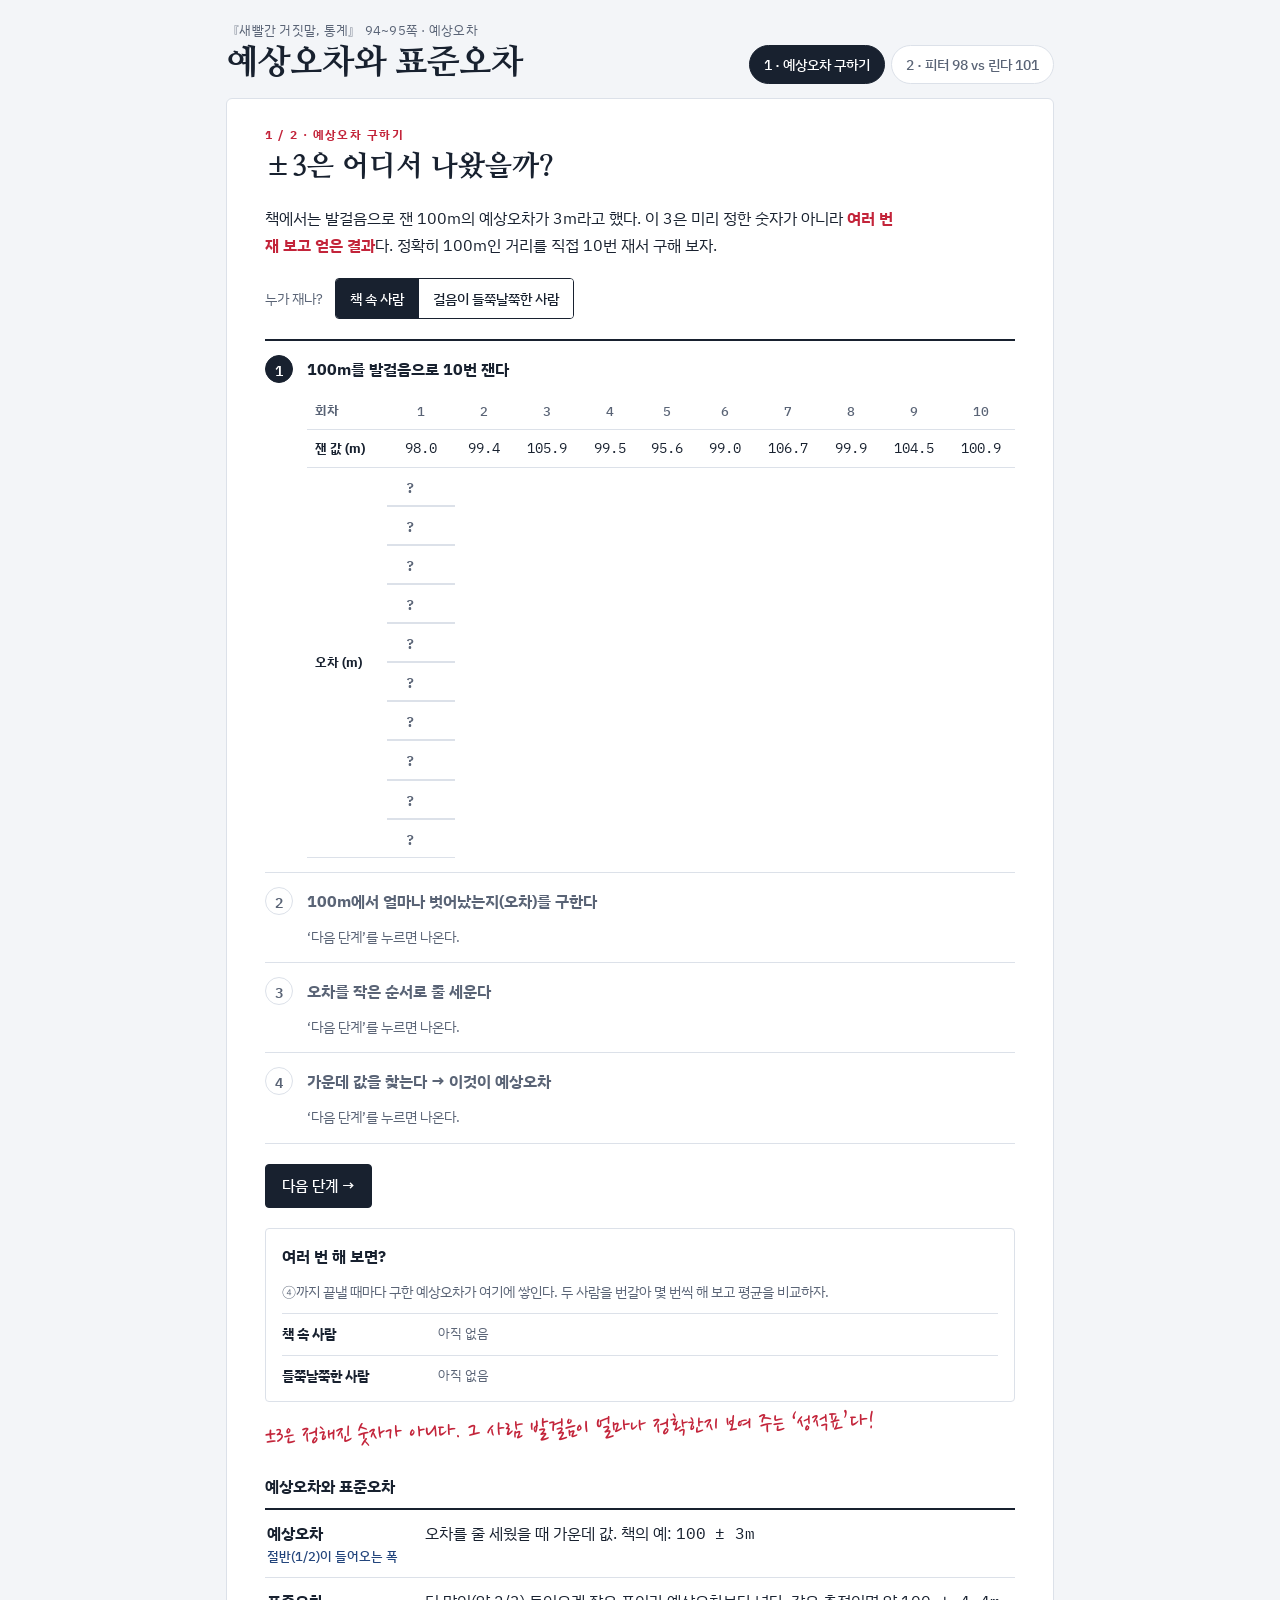
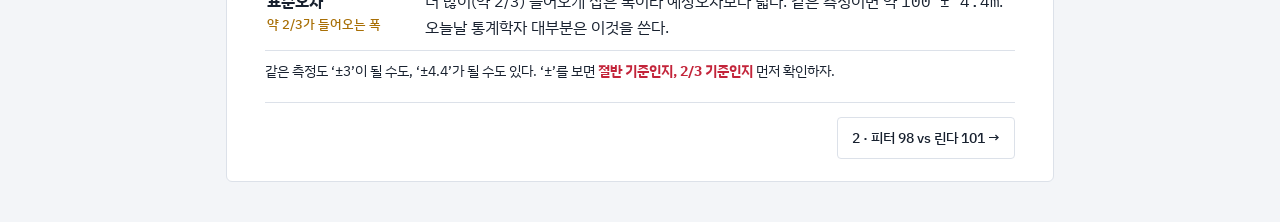
<file: works/book-concept-map/books/how-to-lie-with-statistics/programs/4차시 예상오차와 표준오차.html>
<!doctype html><html><head><meta charset=utf8><meta name=viewport content="width=device-width,initial-scale=1,viewport-fit=cover"><style>:root{color-scheme:light;box-sizing:border-box;padding-top:env(safe-area-inset-top,0px);padding-bottom:env(safe-area-inset-bottom,0px)}html{scroll-padding-top:env(safe-area-inset-top,0px)}body{margin:0;padding:0;font:14px -apple-system,BlinkMacSystemFont,sans-serif;background:#fff;color:#000}img{max-width:100%}[hidden]:not([hidden=until-found i]){display:none!important}</style></head><body>
<title>예상오차와 표준오차</title>
<meta name="claude:viewport-fit-sides" content="cover">
<link rel="preconnect" href="https://fonts.googleapis.com">
<link rel="preconnect" href="https://fonts.gstatic.com" crossorigin>
<link rel="stylesheet" href="https://fonts.googleapis.com/css2?family=IBM+Plex+Mono:wght@500;600&family=IBM+Plex+Sans+KR:wght@400;500;700&family=Nanum+Myeongjo:wght@700;800&family=Nanum+Pen+Script&display=swap">
<style>
/* Layout: two tabs — (1) 10번 재서 예상오차 구하기 (4단계를 하나씩 공개), (2) 피터 98 vs 린다 101; same tokens as the other reading-mentoring pages */
:root{
  --paper:#F3F5F8; --sheet:#FFFFFF; --ink:#18212F; --muted:#5A6476; --rule:#DCE1E9;
  --red:#C3243A; --red-soft:#F8DEE2;
  --amber:#A86F06; --amber-soft:#F6E8C6;
  --slate:#5E6E88; --slate-soft:#E2E8F1;
  --blue:#23457C; --blue-soft:#D6E2F4;
  --f-body:"IBM Plex Sans KR","Apple SD Gothic Neo","Malgun Gothic",sans-serif;
  --f-display:"Nanum Myeongjo","AppleMyungjo","Batang",serif;
  --f-num:"IBM Plex Mono",ui-monospace,"SFMono-Regular",Menlo,monospace;
  --f-pen:"Nanum Pen Script","Nanum Pen",cursive;
}
@media (prefers-color-scheme: dark){
  :root:not([data-theme="light"]){
    --paper:#10141B; --sheet:#181E28; --ink:#E6EAF1; --muted:#9AA4B6; --rule:#2B3442;
    --red:#FF6F80; --red-soft:#3B1D25;
    --amber:#E8B34E; --amber-soft:#3A2F16;
    --slate:#9AA8BF; --slate-soft:#28323F;
    --blue:#93B3E8; --blue-soft:#1F2D46;
    color-scheme:dark;
  }
}
:root[data-theme="dark"]{
  --paper:#10141B; --sheet:#181E28; --ink:#E6EAF1; --muted:#9AA4B6; --rule:#2B3442;
  --red:#FF6F80; --red-soft:#3B1D25;
  --amber:#E8B34E; --amber-soft:#3A2F16;
  --slate:#9AA8BF; --slate-soft:#28323F;
  --blue:#93B3E8; --blue-soft:#1F2D46;
  color-scheme:dark;
}
*{box-sizing:border-box}
body{background:var(--paper);color:var(--ink);font-family:var(--f-body);font-size:16px;line-height:1.65;-webkit-font-smoothing:antialiased}
.wrap{max-width:860px;margin:0 auto;padding-left:max(16px,env(safe-area-inset-left,0px));padding-right:max(16px,env(safe-area-inset-right,0px));padding-block:20px 40px}
.num{font-family:var(--f-num);font-variant-numeric:tabular-nums;letter-spacing:-.01em}
button{font:inherit;color:inherit}
button:focus-visible,summary:focus-visible{outline:2px solid var(--red);outline-offset:2px}

.topbar{display:flex;flex-wrap:wrap;align-items:flex-end;justify-content:space-between;gap:12px 20px;margin-bottom:14px}
.book{font-size:13px;color:var(--muted);letter-spacing:.02em;margin:0}
.topbar h1{font-family:var(--f-display);font-weight:800;font-size:clamp(26px,4.4vw,34px);line-height:1.2;margin:2px 0 0;text-wrap:balance}
.tabs{display:flex;gap:6px;flex-wrap:wrap}
.tab{font-size:14px;font-weight:500;border:1px solid var(--rule);background:var(--sheet);color:var(--muted);padding:7px 14px;border-radius:999px;cursor:pointer}
.tab[aria-selected="true"]{background:var(--ink);color:var(--sheet);border-color:var(--ink)}

.sheet{background:var(--sheet);border:1px solid var(--rule);border-radius:6px;padding-block:26px 22px;padding-inline:clamp(18px,4vw,38px);display:flex;flex-direction:column;gap:20px}
.sheet[hidden]{display:none}
.eyebrow{font-size:12px;font-weight:700;letter-spacing:.12em;color:var(--red);margin:0}
.title{font-family:var(--f-display);font-weight:800;font-size:clamp(22px,3.6vw,28px);line-height:1.3;margin:4px 0 0;text-wrap:balance}
.lead{margin:0;max-width:64ch}
.lead b{color:var(--red)}
h3{font-size:16px;font-weight:700;margin:0}
.row{display:flex;flex-wrap:wrap;gap:8px 12px;align-items:center}
.ctl-label{font-size:14px;color:var(--muted)}
.seg{display:inline-flex;flex-wrap:wrap;border:1px solid var(--ink);border-radius:4px;overflow:hidden}
.seg button{border:0;background:var(--sheet);padding:8px 14px;cursor:pointer;font-weight:500;font-size:14px;border-left:1px solid var(--ink)}
.seg button:first-child{border-left:0}
.seg button[aria-pressed="true"]{background:var(--ink);color:var(--sheet)}
.btn{border:1px solid var(--ink);background:var(--sheet);border-radius:4px;padding:9px 16px;cursor:pointer;font-weight:500;font-size:15px}
.btn.primary{background:var(--ink);color:var(--sheet)}
.btn.primary:hover{opacity:.9}

/* steps */
.steps{display:flex;flex-direction:column;border-top:2px solid var(--ink)}
.step{display:grid;grid-template-columns:30px 1fr;gap:0 12px;padding:14px 0;border-bottom:1px solid var(--rule)}
.badge{width:28px;height:28px;border-radius:50%;display:grid;place-items:center;font-family:var(--f-num);font-weight:600;font-size:14px;border:1.5px solid var(--ink)}
.step.cur .badge{background:var(--ink);color:var(--sheet)}
.step.dim .badge{border-color:var(--rule);color:var(--muted)}
.step.dim h3{color:var(--muted)}
.step h3{align-self:center}
.step-b{grid-column:2;min-width:0;display:flex;flex-direction:column;gap:10px;margin-top:10px}
.ph{margin:0;color:var(--muted);font-size:14px}
.ex{margin:0;font-size:15px}
.ex b{color:var(--red)}

.tablebox{overflow-x:auto}
table.m{border-collapse:collapse;font-size:14px;width:100%}
table.m th,table.m td{padding:7px 8px;text-align:center;border-bottom:1px solid var(--rule);white-space:nowrap;font-family:var(--f-num);font-variant-numeric:tabular-nums}
table.m th:first-child{text-align:left;font-family:var(--f-body);font-weight:700;font-size:13px;position:sticky;left:0;background:var(--sheet)}
table.m thead th{color:var(--muted);font-size:12.5px;font-weight:500}
table.m tr.err td{font-weight:600}
table.m td.q{color:var(--muted);font-weight:400}

.line{display:flex;flex-wrap:wrap;gap:6px;align-items:flex-start}
.ec{display:flex;flex-direction:column;align-items:center;gap:2px}
.ec .v{min-width:3.3em;padding:6px 6px;border:1px solid var(--rule);border-radius:4px;text-align:center;font-family:var(--f-num);font-weight:600;font-size:15px;background:var(--sheet)}
.ec .p{font-size:11.5px;color:var(--muted);font-family:var(--f-num)}
.ec.lo .v{background:var(--blue-soft);border-color:var(--blue)}
.ec.mid .v{border:2px solid var(--red)}
.divider{width:2px;height:36px;background:var(--red);margin:0 4px;border-radius:1px}
.formula{margin:0;font-size:16px}
.formula .num{font-weight:600}
.result{margin:0;font-family:var(--f-display);font-weight:800;font-size:clamp(19px,3.2vw,23px);line-height:1.4}
.result em{font-style:normal;color:var(--red)}

.svgbox{overflow-x:auto;border:1px solid var(--rule);border-radius:4px}
.svgbox svg{display:block;width:100%;min-width:520px;height:auto}
svg text{font-family:var(--f-body)}
svg .tick{font-family:var(--f-num);font-size:11px;fill:var(--muted)}
svg .bandT{font-family:var(--f-num);font-size:12px;font-weight:600;fill:var(--blue)}
.band{fill:var(--blue-soft)}
.bedge{stroke:var(--blue);stroke-width:1;stroke-dasharray:3 3}
.c100{stroke:var(--red);stroke-width:1.5;stroke-dasharray:5 4}
.dIn{fill:var(--blue)}
.dOut{fill:var(--slate);opacity:.75}
.ax{stroke:var(--muted);stroke-width:1}
.leg{display:flex;flex-wrap:wrap;gap:4px 16px;font-size:13.5px;color:var(--muted);margin:0}
.leg i{display:inline-block;width:10px;height:10px;border-radius:50%;margin-right:6px;vertical-align:-1px}
.leg i.in{background:var(--blue)}
.leg i.out{background:var(--slate)}

.hist{border:1px solid var(--rule);border-radius:4px;padding:14px 16px;display:flex;flex-direction:column;gap:10px}
.hist .sub{margin:0;font-size:14px;color:var(--muted)}
.hrow{display:grid;grid-template-columns:9em 1fr auto;gap:6px 12px;align-items:center;padding-top:8px;border-top:1px solid var(--rule)}
@media (max-width:560px){.hrow{grid-template-columns:1fr auto}.hrow .hchips{grid-column:1/-1;grid-row:2}}
.hrow .who{font-weight:700;font-size:14px}
.hchips{display:flex;flex-wrap:wrap;gap:4px;min-width:0}
.hc{font-family:var(--f-num);font-size:13px;padding:2px 8px;border-radius:3px;background:var(--paper)}
.hnone{font-size:13px;color:var(--muted)}
.havg{font-family:var(--f-num);font-weight:600;font-size:14px;white-space:nowrap}
.pen{font-family:var(--f-pen);color:var(--red);font-size:26px;line-height:1.2;margin:0;transform:rotate(-1.5deg);transform-origin:left center}

.ledger{margin:8px 0 0;border-top:2px solid var(--ink);border-bottom:1px solid var(--rule)}
.ledger div{display:grid;grid-template-columns:9em 1fr;gap:4px 14px;padding:10px 2px;border-top:1px solid var(--rule)}
.ledger div:first-child{border-top:0}
.ledger dt{font-weight:700}
.ledger dt small{display:block;font-weight:500;font-size:12.5px}
.ledger .pe dt small{color:var(--blue)}
.ledger .se dt small{color:var(--amber)}
.ledger dd{margin:0;min-width:0}
@media (max-width:520px){.ledger div{grid-template-columns:1fr}}
.foot{font-size:14px;margin:8px 0 0}
.foot b{color:var(--red)}

/* tab 2 */
.pBar{fill:var(--blue)}
.lBar{fill:var(--red)}
.pDot{fill:var(--sheet);stroke:var(--blue);stroke-width:3}
.lDot{fill:var(--sheet);stroke:var(--red);stroke-width:3}
.overlap{fill:var(--slate-soft)}
svg .ovT{font-size:12.5px;fill:var(--muted);font-weight:700}
svg .lbl{font-size:14px;font-weight:700;fill:var(--ink)}
svg .frac{font-family:var(--f-num);font-size:14px;font-weight:600;fill:var(--ink)}
svg .fracM{font-family:var(--f-num);font-size:12.5px;fill:var(--muted)}
.verdict{border-left:3px solid var(--red);background:var(--paper);padding:12px 14px;margin:0}
.verdict b{color:var(--red)}
.qs{border-top:2px solid var(--ink)}
.q{display:grid;grid-template-columns:2.2em 1fr;gap:4px 10px;padding:11px 0;border-top:1px solid var(--rule)}
.q:first-of-type{border-top:0}
.q .qn{font-family:var(--f-num);font-weight:600;color:var(--red)}
.q p{margin:0;min-width:0}
.q details{grid-column:2;font-size:14.5px}
summary{cursor:pointer;color:var(--blue);font-weight:500;font-size:13.5px;width:max-content}
details[open] summary{margin-bottom:4px}
.ans{background:var(--paper);padding:10px 12px;border-radius:4px}
.mine{margin:0;font-size:14.5px;color:var(--muted)}
.mine b{color:var(--ink)}

.nav{display:flex;justify-content:space-between;gap:10px;border-top:1px solid var(--rule);padding-top:14px}
.navbtn{border:1px solid var(--rule);background:none;padding:8px 14px;border-radius:4px;cursor:pointer;font-size:14px;font-weight:500}
.navbtn:hover{border-color:var(--ink)}
.spacer{flex:1}
</style>

<div class="wrap">
  <div class="topbar">
    <header>
      <p class="book">『새빨간 거짓말, 통계』 94~95쪽 · 예상오차</p>
      <h1>예상오차와 표준오차</h1>
    </header>
    <nav class="tabs" aria-label="탭 이동">
      <button class="tab" id="tab1" data-go="1" aria-selected="true">1 · 예상오차 구하기</button>
      <button class="tab" id="tab2" data-go="2" aria-selected="false">2 · 피터 98 vs 린다 101</button>
    </nav>
  </div>

  <!-- TAB 1 -->
  <section class="sheet" id="t1" aria-labelledby="h-t1">
    <div>
      <p class="eyebrow">1 / 2 · 예상오차 구하기</p>
      <h2 class="title" id="h-t1">±3은 어디서 나왔을까?</h2>
    </div>
    <p class="lead">책에서는 발걸음으로 잰 100m의 예상오차가 3m라고 했다. 이 3은 미리 정한 숫자가 아니라 <b>여러 번 재 보고 얻은 결과</b>다. 정확히 100m인 거리를 직접 10번 재서 구해 보자.</p>

    <div class="row">
      <span class="ctl-label">누가 재나?</span>
      <div class="seg" role="group" aria-label="재는 사람">
        <button id="wBook" data-w="book" aria-pressed="true">책 속 사람</button>
        <button id="wWob" data-w="wobbly" aria-pressed="false">걸음이 들쭉날쭉한 사람</button>
      </div>
    </div>

    <div class="steps">
      <div class="step" id="st1">
        <span class="badge">1</span><h3>100m를 발걸음으로 10번 잰다</h3>
        <div class="step-b">
          <div class="tablebox">
            <table class="m">
              <thead><tr><th>회차</th><th>1</th><th>2</th><th>3</th><th>4</th><th>5</th><th>6</th><th>7</th><th>8</th><th>9</th><th>10</th></tr></thead>
              <tbody>
                <tr id="rowV"><th>잰 값 (m)</th></tr>
                <tr id="rowE" class="err"><th>오차 (m)</th></tr>
              </tbody>
            </table>
          </div>
        </div>
      </div>
      <div class="step" id="st2">
        <span class="badge">2</span><h3>100m에서 얼마나 벗어났는지(오차)를 구한다</h3>
        <div class="step-b" id="b2"></div>
      </div>
      <div class="step" id="st3">
        <span class="badge">3</span><h3>오차를 작은 순서로 줄 세운다</h3>
        <div class="step-b" id="b3"></div>
      </div>
      <div class="step" id="st4">
        <span class="badge">4</span><h3>가운데 값을 찾는다 → 이것이 예상오차</h3>
        <div class="step-b" id="b4"></div>
      </div>
    </div>

    <div class="row"><button class="btn primary" id="next">다음 단계 →</button></div>

    <div class="hist">
      <h3>여러 번 해 보면?</h3>
      <p class="sub">④까지 끝낼 때마다 구한 예상오차가 여기에 쌓인다. 두 사람을 번갈아 몇 번씩 해 보고 평균을 비교하자.</p>
      <div class="hrow"><span class="who">책 속 사람</span><span class="hchips" id="hBook"></span><span class="havg" id="aBook"></span></div>
      <div class="hrow"><span class="who">들쭉날쭉한 사람</span><span class="hchips" id="hWob"></span><span class="havg" id="aWob"></span></div>
    </div>

    <p class="pen">±3은 정해진 숫자가 아니다. 그 사람 발걸음이 얼마나 정확한지 보여 주는 ‘성적표’다!</p>

    <div>
      <h3>예상오차와 표준오차</h3>
      <dl class="ledger">
        <div class="pe"><dt>예상오차<small>절반(1/2)이 들어오는 폭</small></dt><dd>오차를 줄 세웠을 때 가운데 값. 책의 예: <span class="num">100 ± 3m</span></dd></div>
        <div class="se"><dt>표준오차<small>약 2/3가 들어오는 폭</small></dt><dd>더 많이(약 2/3) 들어오게 잡은 폭이라 예상오차보다 넓다. 같은 측정이면 약 <span class="num">100 ± 4.4m</span>. 오늘날 통계학자 대부분은 이것을 쓴다.</dd></div>
      </dl>
      <p class="foot">같은 측정도 ‘±3’이 될 수도, ‘±4.4’가 될 수도 있다. ‘±’를 보면 <b>절반 기준인지, 2/3 기준인지</b> 먼저 확인하자.</p>
    </div>

    <div class="nav"><span class="spacer"></span><button class="navbtn" data-go="2">2 · 피터 98 vs 린다 101 →</button></div>
  </section>

  <!-- TAB 2 -->
  <section class="sheet" id="t2" aria-labelledby="h-t2" hidden>
    <div>
      <p class="eyebrow">2 / 2 · 차이가 오차만큼 작다면</p>
      <h2 class="title" id="h-t2">린다가 피터보다 똑똑할까?</h2>
    </div>
    <p class="lead">지능검사(IQ)도 측정이라 오차가 있다. 책에 따르면 이 검사의 예상오차는 <b>3</b>이다. 피터는 <b>98</b>, 린다는 <b>101</b>이 나왔다.</p>

    <figure style="margin:0">
      <div class="svgbox" id="iq"></div>
    </figure>
    <p class="leg" style="margin-top:-12px">막대 = 실제 IQ가 있을 수 있는 범위(±3) · 막대 위 1/2 = 실제 IQ가 이 안에 있을 확률 · 양옆 1/4 = 밖에 있을 확률</p>

    <p class="verdict">두 범위가 98~101에서 겹친다. 피터의 실제 IQ가 101 이상일 확률도 1/4, 린다의 실제 IQ가 98 이하일 확률도 1/4이다. 3점 차이는 예상오차 3과 같은 크기라서, 이 검사만으로 <b>“린다가 더 똑똑하다”고 단정할 수 없다.</b></p>

    <div class="qs">
      <h3 style="padding-top:12px;font-size:15px">생각해 보기</h3>
      <div class="q">
        <span class="qn">Q1</span>
        <p>피터의 IQ는 98±3이다. 실제 IQ가 95 이하일 확률은?</p>
        <details id="qa1"><summary>답 보기</summary>
          <div class="ans"><b>1/4</b>. 95~101 안에 있을 확률이 1/2이다. 남은 1/2을 위(101 이상)와 아래(95 이하)가 똑같이 나눠 가진다.</div>
        </details>
      </div>
      <div class="q">
        <span class="qn">Q2</span>
        <p>‘린다가 더 똑똑하다’고 말하려면 무엇이 더 필요할까?</p>
        <details id="qa2"><summary>답 보기</summary>
          <div class="ans">점수 차이가 오차보다 훨씬 커야 한다. 아니면 검사를 여러 번 보거나, 예상오차가 더 작은(더 정확한) 검사를 써야 한다. 1탭에서 본 것처럼 오차는 측정 방법의 성적표다.</div>
        </details>
      </div>
    </div>

    <p class="mine"><b>나만의 질문 1개</b> · 시험 점수, 체력 측정, 키 재기처럼 내 주변의 ‘측정값’에는 어떤 오차가 숨어 있을까?</p>

    <div class="nav"><button class="navbtn" data-go="1">← 1 · 예상오차 구하기</button></div>
  </section>
</div>

<script>
(function(){
  var $=function(id){return document.getElementById(id)};

  /* tabs */
  function renderTab(){
    var i=location.hash==='#t2'?2:1;
    $('t1').hidden=i!==1; $('t2').hidden=i!==2;
    $('tab1').setAttribute('aria-selected',i===1?'true':'false');
    $('tab2').setAttribute('aria-selected',i===2?'true':'false');
  }
  function go(i){ if(location.hash!=='#t'+i){location.hash='t'+i}else{renderTab()} window.scrollTo(0,0); }
  document.querySelectorAll('[data-go]').forEach(function(b){b.addEventListener('click',function(){go(+b.getAttribute('data-go'))})});
  window.addEventListener('hashchange',renderTab);

  /* ---------- tab 1 ---------- */
  // 예상오차 3m(책 속 사람), 6m(들쭉날쭉) → 표준편차 = 예상오차 ÷ 0.6745
  var SIG={book:3/0.6745, wobbly:6/0.6745};
  var walker='book', step=1, vals=[], errs=[], sorted=[], hist={book:[],wobbly:[]};
  function randn(){var u=0,v=0;while(u===0)u=Math.random();while(v===0)v=Math.random();return Math.sqrt(-2*Math.log(u))*Math.cos(2*Math.PI*v)}
  function f1(t){return (t/10).toFixed(1)}           // tenths → "97.4"
  function gen(){
    do{
      vals=[]; errs=[];
      for(var i=0;i<10;i++){
        var t=Math.round((100+SIG[walker]*randn())*10); // in tenths of a metre
        vals.push(t); errs.push(Math.abs(t-1000));
      }
      sorted=errs.slice().sort(function(a,b){return a-b});
    }while(sorted[4]===sorted[5]);
  }
  function E2(){return sorted[4]+sorted[5]}               // 2 × 예상오차, in tenths
  function eExact(){var s=E2(); return s%2===0?(s/20).toFixed(1):(s/20).toFixed(2)}
  function eRound(){return (Math.round(E2()/2)/10).toFixed(1)}

  function render(){
    document.querySelectorAll('[data-w]').forEach(function(b){b.setAttribute('aria-pressed',b.getAttribute('data-w')===walker?'true':'false')});
    for(var i=1;i<=4;i++){
      var el=$('st'+i); el.classList.toggle('cur',i===step); el.classList.toggle('dim',i>step);
    }
    // table
    var rv='<th>잰 값 (m)</th>', re='<th>오차 (m)</th>';
    for(var j=0;j<10;j++){
      rv+='<td>'+f1(vals[j])+'</td>';
      re+=step>=2?'<td>'+f1(errs[j])+'</td>':'<td class="q">?</td>';
    }
    $('rowV').innerHTML=rv; $('rowE').innerHTML=re;
    // step 2
    if(step>=2){
      var v0=vals[0], e0=errs[0], d;
      if(v0===1000) d='1회 100.0m → 딱 100m → 오차 <b>0.0m</b>';
      else d='1회 '+f1(v0)+'m → 100m보다 '+f1(e0)+'m '+(v0<1000?'짧다':'길다')+' → 오차 <b>'+f1(e0)+'m</b>';
      $('b2').innerHTML='<p class="ex">짧든 길든 <b>벗어난 거리</b>만 본다. 예: '+d+'</p><p class="ph">위 표의 ‘오차’ 줄이 채워졌다.</p>';
    } else $('b2').innerHTML='<p class="ph">‘다음 단계’를 누르면 나온다.</p>';
    // step 3
    if(step>=3){
      var h='<div class="line">';
      for(var k=0;k<10;k++){
        if(step>=4&&k===5) h+='<span class="divider" aria-hidden="true"></span>';
        var cls='ec'+(step>=4&&k<5?' lo':'')+(step>=4&&(k===4||k===5)?' mid':'');
        h+='<span class="'+cls+'"><span class="v">'+f1(sorted[k])+'</span><span class="p">'+(k+1)+'</span></span>';
      }
      h+='</div>';
      $('b3').innerHTML=h;
    } else $('b3').innerHTML='<p class="ph">‘다음 단계’를 누르면 나온다.</p>';
    // step 4
    if(step>=4){
      var odd=E2()%2!==0;
      var res='예상오차 = <em>'+eExact()+'m</em>'+(odd?' (약 '+eRound()+'m)':'')+' → 100 ± '+eRound()+'m';
      $('b4').innerHTML=
        '<p class="formula">10개의 가운데 = 5번째와 6번째의 평균 → (<span class="num">'+f1(sorted[4])+'</span> + <span class="num">'+f1(sorted[5])+'</span>) ÷ 2 = <span class="num">'+eExact()+'</span></p>'+
        '<p class="result">'+res+'</p>'+
        '<p class="ex">줄의 왼쪽 5개는 예상오차보다 작고, 오른쪽 5개는 크다. 그래서 10번 중 <b>딱 절반(5번)</b>이 이 범위 안에 들어온다.</p>'+
        '<div class="svgbox">'+lineSVG()+'</div>'+
        '<p class="leg"><span><i class="in"></i>범위 안 5번</span><span><i class="out"></i>범위 밖 5번</span></p>';
    } else $('b4').innerHTML='<p class="ph">‘다음 단계’를 누르면 나온다.</p>';
    $('next').textContent=step<4?'다음 단계 →':'새로 10번 재기';
    renderHist();
  }
  function lineSVG(){
    var W=700,H=152,L=30,R=670,AX=112,MIN=75,MAX=125;
    function X(m){m=Math.max(MIN,Math.min(MAX,m));return L+(m-MIN)/(MAX-MIN)*(R-L)}
    var e=E2()/20, lo=100-e, hi=100+e;
    var s='<svg viewBox="0 0 '+W+' '+H+'" role="img" aria-label="10번 잰 값을 수직선에 찍은 그림. 100±'+eRound()+'m 안에 5개, 밖에 5개가 있다.">';
    s+='<rect class="band" x="'+X(lo).toFixed(1)+'" y="26" width="'+(X(hi)-X(lo)).toFixed(1)+'" height="'+(AX-26)+'"/>';
    s+='<line class="bedge" x1="'+X(lo).toFixed(1)+'" y1="26" x2="'+X(lo).toFixed(1)+'" y2="'+AX+'"/>';
    s+='<line class="bedge" x1="'+X(hi).toFixed(1)+'" y1="26" x2="'+X(hi).toFixed(1)+'" y2="'+AX+'"/>';
    s+='<line class="c100" x1="'+X(100)+'" y1="20" x2="'+X(100)+'" y2="'+AX+'"/>';
    s+='<text class="bandT" x="'+(X(lo)-4).toFixed(1)+'" y="20" text-anchor="end">'+(+lo.toFixed(2))+'</text>';
    s+='<text class="bandT" x="'+(X(hi)+4).toFixed(1)+'" y="20">'+(+hi.toFixed(2))+'</text>';
    var idx=[0,1,2,3,4,5,6,7,8,9].sort(function(a,b){return vals[a]-vals[b]}), rowEnd=[];
    idx.forEach(function(i){
      var x=X(vals[i]/10), r=0;
      while(rowEnd[r]!==undefined&&x-rowEnd[r]<14&&r<5) r++;
      rowEnd[r]=x;
      var inside=errs[i]*2<E2();
      s+='<circle class="'+(inside?'dIn':'dOut')+'" cx="'+x.toFixed(1)+'" cy="'+(AX-10-r*15)+'" r="6"/>';
    });
    s+='<line class="ax" x1="'+L+'" y1="'+AX+'" x2="'+R+'" y2="'+AX+'"/>';
    for(var t=MIN;t<=MAX;t+=5){s+='<text class="tick" x="'+X(t).toFixed(1)+'" y="'+(AX+18)+'" text-anchor="middle">'+t+'</text>'}
    s+='<text class="tick" x="'+R+'" y="'+(AX+36)+'" text-anchor="end">(m)</text>';
    return s+'</svg>';
  }
  function renderHist(){
    [['book','hBook','aBook'],['wobbly','hWob','aWob']].forEach(function(r){
      var a=hist[r[0]];
      $(r[1]).innerHTML=a.length?a.map(function(x){return '<span class="hc">'+x.toFixed(1)+'</span>'}).join(''):'<span class="hnone">아직 없음</span>';
      if(a.length){var m=a.reduce(function(p,c){return p+c},0)/a.length; $(r[2]).textContent='평균 '+m.toFixed(1)+'m ('+a.length+'회)';}
      else $(r[2]).textContent='';
    });
  }
  $('next').addEventListener('click',function(){
    if(step<4){ step++; if(step===4) hist[walker].push(E2()/20); }
    else { gen(); step=1; }
    render();
  });
  document.querySelectorAll('[data-w]').forEach(function(b){b.addEventListener('click',function(){
    if(walker===b.getAttribute('data-w')) return;
    walker=b.getAttribute('data-w'); gen(); step=1; render();
  })});

  /* ---------- tab 2 ---------- */
  function drawIQ(){
    var e=3, W=700,H=240,L=96,R=670;
    function X(v){return L+(v-85)/30*(R-L)}
    var rows=[{n:'피터',v:98,y:86,bar:'pBar',dot:'pDot'},{n:'린다',v:101,y:170,bar:'lBar',dot:'lDot'}];
    var s='<svg viewBox="0 0 '+W+' '+H+'" role="img" aria-label="피터 98±3(95~101)과 린다 101±3(98~104)의 범위가 98~101에서 겹친다.">';
    s+='<rect class="overlap" x="'+X(98).toFixed(1)+'" y="44" width="'+(X(101)-X(98)).toFixed(1)+'" height="150"/>';
    s+='<text class="ovT" x="'+((X(98)+X(101))/2).toFixed(1)+'" y="34" text-anchor="middle">겹치는 구간 98~101</text>';
    rows.forEach(function(r){
      s+='<text class="lbl" x="6" y="'+(r.y+5)+'">'+r.n+' '+r.v+'</text>';
      s+='<line class="ax" x1="'+L+'" y1="'+r.y+'" x2="'+R+'" y2="'+r.y+'"/>';
      s+='<rect class="'+r.bar+'" x="'+X(r.v-e).toFixed(1)+'" y="'+(r.y-5)+'" width="'+(X(r.v+e)-X(r.v-e)).toFixed(1)+'" height="10" rx="2"/>';
      s+='<circle class="'+r.dot+'" cx="'+X(r.v).toFixed(1)+'" cy="'+r.y+'" r="6"/>';
      s+='<text class="frac" x="'+X(r.v).toFixed(1)+'" y="'+(r.y-15)+'" text-anchor="middle">1/2</text>';
      s+='<text class="fracM" x="'+(X(r.v-e)-6).toFixed(1)+'" y="'+(r.y-9)+'" text-anchor="end">1/4</text>';
      s+='<text class="fracM" x="'+(X(r.v+e)+6).toFixed(1)+'" y="'+(r.y-9)+'">1/4</text>';
      s+='<text class="tick" x="'+X(r.v-e).toFixed(1)+'" y="'+(r.y+22)+'" text-anchor="middle">'+(r.v-e)+'</text>';
      s+='<text class="tick" x="'+X(r.v+e).toFixed(1)+'" y="'+(r.y+22)+'" text-anchor="middle">'+(r.v+e)+'</text>';
    });
    s+='<line class="ax" x1="'+L+'" y1="218" x2="'+R+'" y2="218"/>';
    for(var t=85;t<=115;t+=5){s+='<text class="tick" x="'+X(t).toFixed(1)+'" y="234" text-anchor="middle">'+t+'</text>'}
    $('iq').innerHTML=s+'</svg>';
  }

  gen(); render(); drawIQ(); renderTab();
})();
</script>

</body></html>
</file>
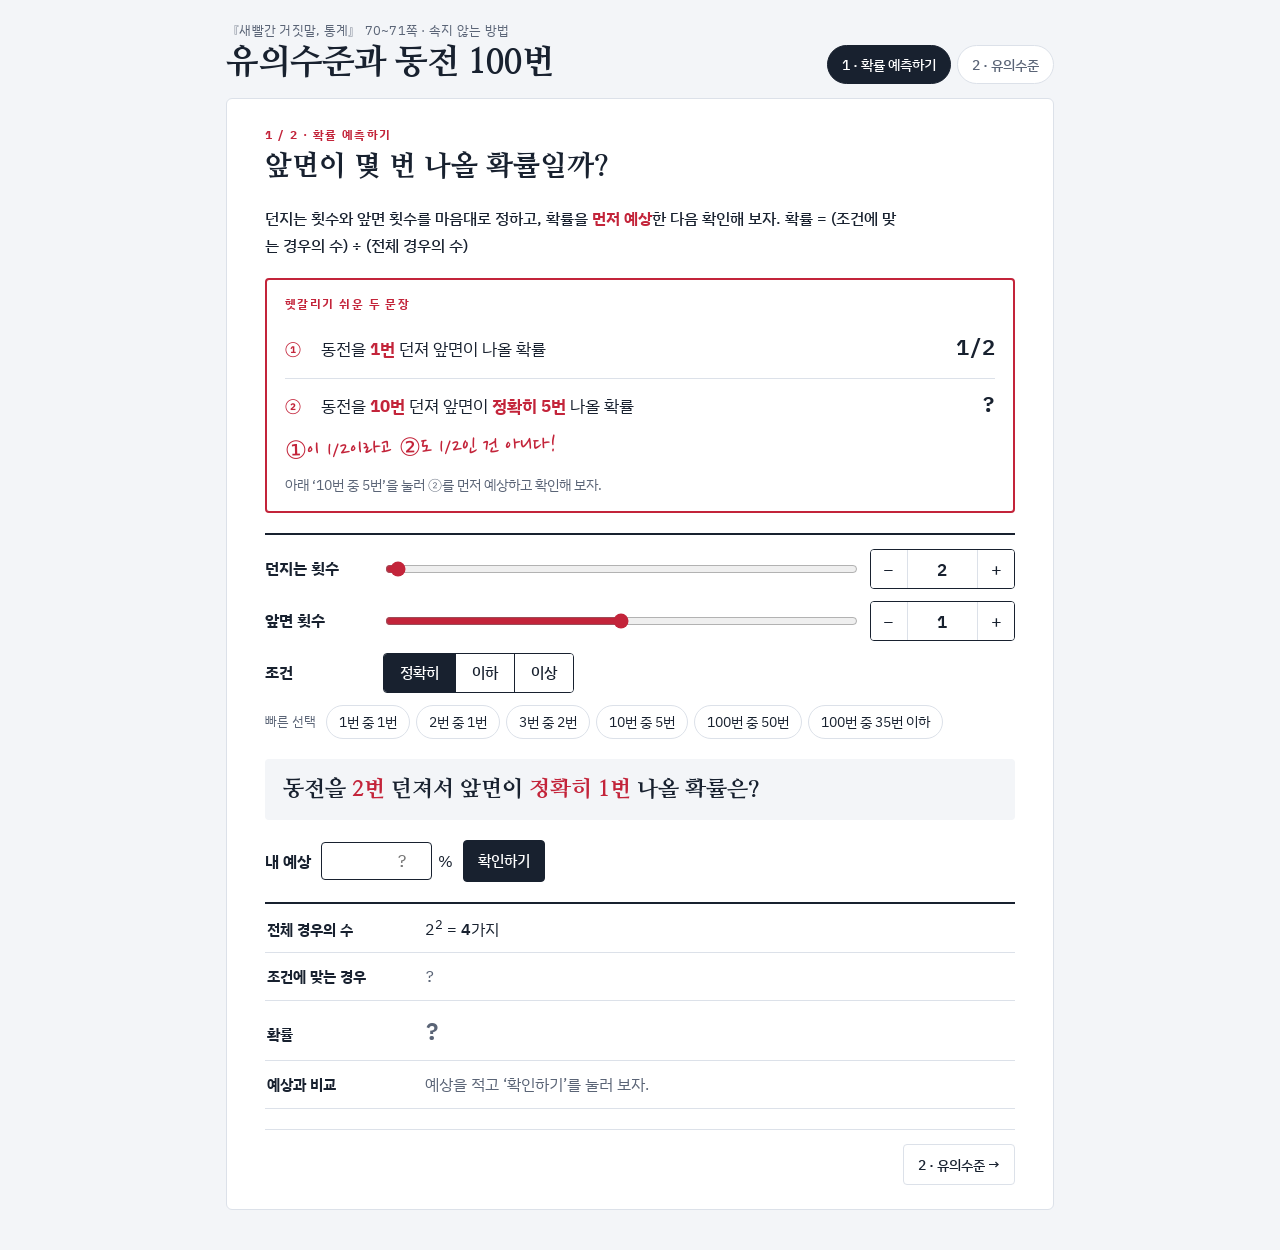
<file: works/book-concept-map/books/how-to-lie-with-statistics/programs/4차시 유의수준과 동전 100번.html>
<!doctype html><html><head><meta charset=utf8><meta name=viewport content="width=device-width,initial-scale=1,viewport-fit=cover"><style>:root{color-scheme:light;box-sizing:border-box;padding-top:env(safe-area-inset-top,0px);padding-bottom:env(safe-area-inset-bottom,0px)}html{scroll-padding-top:env(safe-area-inset-top,0px)}body{margin:0;padding:0;font:14px -apple-system,BlinkMacSystemFont,sans-serif;background:#fff;color:#000}img{max-width:100%}[hidden]:not([hidden=until-found i]){display:none!important}</style></head><body>
<title>유의수준과 동전 100번</title>
<meta name="claude:viewport-fit-sides" content="cover">
<link rel="preconnect" href="https://fonts.googleapis.com">
<link rel="preconnect" href="https://fonts.gstatic.com" crossorigin>
<link rel="stylesheet" href="https://fonts.googleapis.com/css2?family=IBM+Plex+Mono:wght@500;600&family=IBM+Plex+Sans+KR:wght@400;500;700&family=Nanum+Myeongjo:wght@700;800&family=Nanum+Pen+Script&display=swap">
<style>
/* Layout: two tabs — (1) 확률 예측기 (n번 중 앞면 k번), (2) one sheet — scene, distribution chart with 5% cut line, definition ledger, 5% vs 1% table, 2 questions; same token system as 「평균급여의 속임수」·「동전 던지기 실험실」 */
:root{
  --paper:#F3F5F8; --sheet:#FFFFFF; --ink:#18212F; --muted:#5A6476; --rule:#DCE1E9;
  --red:#C3243A; --red-soft:#F8DEE2;
  --amber:#A86F06; --amber-soft:#F6E8C6;
  --slate:#5E6E88; --slate-soft:#E2E8F1;
  --blue:#23457C; --blue-soft:#E1E9F5;
  --f-body:"IBM Plex Sans KR","Apple SD Gothic Neo","Malgun Gothic",sans-serif;
  --f-display:"Nanum Myeongjo","AppleMyungjo","Batang",serif;
  --f-num:"IBM Plex Mono",ui-monospace,"SFMono-Regular",Menlo,monospace;
  --f-pen:"Nanum Pen Script","Nanum Pen",cursive;
}
@media (prefers-color-scheme: dark){
  :root:not([data-theme="light"]){
    --paper:#10141B; --sheet:#181E28; --ink:#E6EAF1; --muted:#9AA4B6; --rule:#2B3442;
    --red:#FF6F80; --red-soft:#3B1D25;
    --amber:#E8B34E; --amber-soft:#3A2F16;
    --slate:#9AA8BF; --slate-soft:#28323F;
    --blue:#93B3E8; --blue-soft:#1E2A3F;
    color-scheme:dark;
  }
}
:root[data-theme="dark"]{
  --paper:#10141B; --sheet:#181E28; --ink:#E6EAF1; --muted:#9AA4B6; --rule:#2B3442;
  --red:#FF6F80; --red-soft:#3B1D25;
  --amber:#E8B34E; --amber-soft:#3A2F16;
  --slate:#9AA8BF; --slate-soft:#28323F;
  --blue:#93B3E8; --blue-soft:#1E2A3F;
  color-scheme:dark;
}
*{box-sizing:border-box}
body{background:var(--paper);color:var(--ink);font-family:var(--f-body);font-size:16px;line-height:1.65;-webkit-font-smoothing:antialiased}
.wrap{max-width:860px;margin:0 auto;padding-left:max(16px,env(safe-area-inset-left,0px));padding-right:max(16px,env(safe-area-inset-right,0px));padding-block:20px 40px}
.num{font-family:var(--f-num);font-variant-numeric:tabular-nums;letter-spacing:-.01em}
summary:focus-visible{outline:2px solid var(--red);outline-offset:2px}

.top{margin-bottom:14px}
.book{font-size:13px;color:var(--muted);letter-spacing:.02em;margin:0}
.top h1{font-family:var(--f-display);font-weight:800;font-size:clamp(26px,4.4vw,34px);line-height:1.2;margin:2px 0 0;text-wrap:balance}

.sheet{background:var(--sheet);border:1px solid var(--rule);border-radius:6px;padding-block:26px 24px;padding-inline:clamp(18px,4vw,38px);display:flex;flex-direction:column;gap:20px}
.lead{margin:0;max-width:64ch;font-weight:500}
.lead b{color:var(--red)}
h2{font-size:15px;font-weight:700;margin:0 0 8px}
.pen{font-family:var(--f-pen);color:var(--red);font-size:25px;line-height:1.15;margin:0;transform:rotate(-2deg);transform-origin:left center}

.scene{background:var(--paper);border-radius:4px;padding:16px 18px;display:flex;flex-direction:column;gap:6px}
.scene p{margin:0}

figure{margin:0;display:flex;flex-direction:column;gap:6px}
figcaption{font-size:14px;font-weight:700}
figcaption span{font-weight:400;color:var(--muted);font-size:13px}
.svgbox{overflow-x:auto;border:1px solid var(--rule);border-radius:4px}
.svgbox svg{display:block;width:100%;min-width:560px;height:auto}
svg text{font-family:var(--f-body)}
svg .tick{font-family:var(--f-num);font-size:11px;fill:var(--muted)}
svg .r-t{font-size:13px;font-weight:700;fill:var(--red)}
svg .r-s{font-size:12px;fill:var(--ink)}
svg .obs{font-size:12.5px;font-weight:700;fill:var(--red)}
svg .mid{font-size:12px;fill:var(--muted)}
.b-norm{fill:var(--slate)}
.b-zone{fill:var(--red-soft);stroke:var(--red);stroke-width:1}
.b-obs{fill:var(--red)}
.cut{stroke:var(--red);stroke-width:1.5;stroke-dasharray:5 4}
.ax{stroke:var(--muted);stroke-width:1}
.tri{fill:var(--red)}

.ledger{margin:0;border-top:2px solid var(--ink);border-bottom:1px solid var(--rule)}
.ledger div{display:grid;grid-template-columns:7em 1fr;gap:4px 14px;padding:10px 2px;border-top:1px solid var(--rule)}
.ledger div:first-child{border-top:0}
.ledger dt{font-weight:700}
.ledger dt small{display:block;font-weight:400;font-size:12px;color:var(--muted)}
.ledger dd{margin:0;min-width:0}
.ledger .verdict dt{color:var(--red)}
@media (max-width:520px){.ledger div{grid-template-columns:1fr}}

.tablebox{overflow-x:auto}
table{border-collapse:collapse;width:100%;font-size:14.5px}
th,td{padding:9px 10px;text-align:left;border-bottom:1px solid var(--rule);vertical-align:top}
thead th{font-size:13px;font-weight:700;border-bottom:2px solid var(--ink)}
tbody th{font-weight:500;color:var(--muted);white-space:nowrap;font-size:13.5px}
.foot{font-size:13px;color:var(--muted);margin:6px 0 0}

.two{display:grid;grid-template-columns:1.25fr 1fr;gap:16px;align-items:start}
@media (max-width:700px){.two{grid-template-columns:1fr}}
.qs{border-top:2px solid var(--ink);min-width:0}
.q{display:grid;grid-template-columns:2.2em 1fr;gap:4px 10px;padding:11px 0;border-top:1px solid var(--rule)}
.q:first-of-type{border-top:0}
.q .qn{font-family:var(--f-num);font-weight:600;color:var(--red)}
.q p{margin:0;min-width:0;font-size:15px}
.q details{grid-column:2;font-size:14.5px}
summary{cursor:pointer;color:var(--blue);font-weight:500;font-size:13.5px;width:max-content}
details[open] summary{margin-bottom:4px}
.ans{background:var(--paper);padding:10px 12px;border-radius:4px}
.note{border:1px dashed var(--red);border-radius:4px;padding:14px 16px;min-width:0}
.note .src{font-size:12px;font-weight:700;letter-spacing:.06em;color:var(--red);margin:0 0 6px}
.note ul{margin:0;padding-left:1.1em;display:flex;flex-direction:column;gap:8px;font-size:14px}

/* tabs + tab 1 (확률 예측하기) */
.topbar{display:flex;flex-wrap:wrap;align-items:flex-end;justify-content:space-between;gap:12px 20px;margin-bottom:14px}
.topbar .top{margin:0}
.tabs{display:flex;gap:6px;flex-wrap:wrap}
.tab{font:inherit;font-size:14px;font-weight:500;border:1px solid var(--rule);background:var(--sheet);color:var(--muted);padding:7px 14px;border-radius:999px;cursor:pointer}
.tab[aria-selected="true"]{background:var(--ink);color:var(--sheet);border-color:var(--ink)}
.tab:focus-visible,.btn:focus-visible,.chip:focus-visible,.navbtn:focus-visible,.seg button:focus-visible,.stp button:focus-visible,input:focus-visible{outline:2px solid var(--red);outline-offset:2px}
.sheet[hidden]{display:none}
.eyebrow{font-size:12px;font-weight:700;letter-spacing:.12em;color:var(--red);margin:0}
.title{font-family:var(--f-display);font-weight:800;font-size:clamp(22px,3.6vw,28px);line-height:1.3;margin:4px 0 0;text-wrap:balance}
.setup{display:flex;flex-direction:column;gap:12px;border-top:2px solid var(--ink);padding-top:14px}
.param{display:grid;grid-template-columns:6.5em 1fr auto;gap:8px 14px;align-items:center}
@media (max-width:560px){.param{grid-template-columns:1fr auto}.param .lbl{grid-column:1/-1}}
.param .lbl{font-weight:700}
.param input[type=range]{width:100%;accent-color:var(--red);min-width:0}
.stp{display:inline-flex;align-items:stretch;border:1px solid var(--ink);border-radius:4px;overflow:hidden}
.stp button{font:inherit;border:0;background:var(--sheet);color:var(--ink);width:36px;cursor:pointer;font-size:18px;line-height:1}
.stp button:hover{background:var(--paper)}
.stp input{width:4.2em;height:38px;border:0;border-left:1px solid var(--rule);border-right:1px solid var(--rule);text-align:center;font-family:var(--f-num);font-size:17px;font-weight:600;background:var(--sheet);color:var(--ink);-moz-appearance:textfield}
.stp input::-webkit-outer-spin-button,.stp input::-webkit-inner-spin-button{-webkit-appearance:none;margin:0}
.seg{display:inline-flex;border:1px solid var(--ink);border-radius:4px;overflow:hidden;justify-self:start}
.seg button{font:inherit;border:0;background:var(--sheet);color:var(--ink);padding:7px 16px;cursor:pointer;font-weight:500;font-size:14.5px;border-left:1px solid var(--ink)}
.seg button:first-child{border-left:0}
.seg button[aria-pressed="true"]{background:var(--ink);color:var(--sheet)}
.presets{display:flex;flex-wrap:wrap;gap:6px;align-items:center}
.presets .k{font-size:13px;color:var(--muted);margin-right:4px}
.chip{font:inherit;border:1px solid var(--rule);background:var(--sheet);color:var(--ink);border-radius:999px;padding:5px 12px;cursor:pointer;font-size:13.5px}
.chip:hover{border-color:var(--ink)}
.question{font-family:var(--f-display);font-weight:800;font-size:clamp(18px,3vw,22px);line-height:1.5;margin:0;background:var(--paper);border-radius:4px;padding:14px 18px;text-wrap:balance}
.question em{font-style:normal;color:var(--red)}
.guess{display:flex;flex-wrap:wrap;gap:10px;align-items:center}
.guess label{font-weight:700}
.pin{display:inline-flex;align-items:center;gap:6px}
.pin input{width:6.5em;font-family:var(--f-num);font-size:17px;padding:7px 9px;border:1px solid var(--ink);border-radius:4px;background:var(--sheet);color:var(--ink);text-align:right}
.btn{font:inherit;border:1px solid var(--ink);background:var(--sheet);color:var(--ink);border-radius:4px;padding:8px 14px;cursor:pointer;font-weight:500;font-size:14.5px}
.btn:hover{background:var(--paper)}
.btn.primary{background:var(--ink);color:var(--sheet)}
.btn.ghost{border-color:var(--rule);color:var(--muted)}
.result{border-top:2px solid var(--ink);display:flex;flex-direction:column}
.res-row{display:grid;grid-template-columns:9em 1fr;gap:4px 14px;padding:10px 2px;border-bottom:1px solid var(--rule);align-items:baseline}
@media (max-width:520px){.res-row{grid-template-columns:1fr}}
.res-row .k{font-weight:700;font-size:14.5px}
.res-row .v{min-width:0;overflow-wrap:anywhere}
.res-row .v .num{font-weight:600}
.res-row.hl .v{font-family:var(--f-num);font-weight:600;font-size:clamp(18px,3vw,24px)}
.res-row .qm{color:var(--muted);font-family:var(--f-num)}
.res-row .cmp b{color:var(--red)}
.hint{color:var(--muted)}
.subhead{font-size:13.5px;font-weight:700;margin:14px 0 6px}
.outcomes{display:flex;flex-wrap:wrap;gap:6px}
.oc{padding:4px 9px;border:1px solid var(--rule);border-radius:3px;font-size:14px;letter-spacing:.05em;color:var(--muted)}
.oc.on{background:var(--red-soft);border-color:var(--red);color:var(--ink);font-weight:700}
.res-fig{margin-top:14px}
.b-on{fill:var(--red)}
.b-off{fill:var(--slate)}
.expo{margin:0;font-size:14.5px}
.expo b{color:var(--red)}
.controls{display:flex;flex-wrap:wrap;gap:10px;align-items:center;margin-top:14px}
.confuse{border:2px solid var(--red);border-radius:4px;padding:14px 18px;display:flex;flex-direction:column;gap:8px}
.confuse-h{margin:0;font-size:12px;font-weight:700;letter-spacing:.12em;color:var(--red)}
.cf-row{display:grid;grid-template-columns:1.6em 1fr auto;gap:10px;align-items:baseline;padding:6px 0;border-top:1px solid var(--rule)}
.cf-row:first-of-type{border-top:0}
.cf-row p{margin:0;font-size:16.5px}
.cf-row b{color:var(--red)}
.cf-n{font-weight:700;color:var(--red)}
.cf-v{font-family:var(--f-num);font-weight:600;font-size:22px}
.cf-pen{margin:2px 0 0;font-family:var(--f-pen);color:var(--red);font-size:25px;line-height:1.15;transform:rotate(-1.5deg);transform-origin:left center}
.cf-hint{margin:0;font-size:13.5px;color:var(--muted)}
.res-row.warn .k{color:var(--red)}
.res-row.warn .v b{color:var(--red)}
.nav{display:flex;justify-content:space-between;gap:10px;border-top:1px solid var(--rule);padding-top:14px}
.navbtn{font:inherit;border:1px solid var(--rule);background:none;color:var(--ink);padding:8px 14px;border-radius:4px;cursor:pointer;font-size:14px;font-weight:500}
.navbtn:hover{border-color:var(--ink)}
.spacer{flex:1}
</style>

<div class="wrap">
  <div class="topbar">
    <header class="top">
      <p class="book">『새빨간 거짓말, 통계』 70~71쪽 · 속지 않는 방법</p>
      <h1>유의수준과 동전 100번</h1>
    </header>
    <nav class="tabs" aria-label="탭 이동">
      <button class="tab" id="tab1" data-go="1" aria-selected="true">1 · 확률 예측하기</button>
      <button class="tab" id="tab2" data-go="2" aria-selected="false">2 · 유의수준</button>
    </nav>
  </div>

  <!-- TAB 1 -->
  <section class="sheet" id="t1" aria-labelledby="h-t1">
    <div>
      <p class="eyebrow">1 / 2 · 확률 예측하기</p>
      <h2 class="title" id="h-t1">앞면이 몇 번 나올 확률일까?</h2>
    </div>
    <p class="lead">던지는 횟수와 앞면 횟수를 마음대로 정하고, 확률을 <b>먼저 예상</b>한 다음 확인해 보자. 확률 = (조건에 맞는 경우의 수) ÷ (전체 경우의 수)</p>

    <div class="confuse">
      <p class="confuse-h">헷갈리기 쉬운 두 문장</p>
      <div class="cf-row"><span class="cf-n">①</span><p>동전을 <b>1번</b> 던져 앞면이 나올 확률</p><span class="cf-v">1/2</span></div>
      <div class="cf-row"><span class="cf-n">②</span><p>동전을 <b>10번</b> 던져 앞면이 <b>정확히 5번</b> 나올 확률</p><span class="cf-v">?</span></div>
      <p class="cf-pen">①이 1/2이라고 ②도 1/2인 건 아니다!</p>
      <p class="cf-hint">아래 ‘10번 중 5번’을 눌러 ②를 먼저 예상하고 확인해 보자.</p>
    </div>

    <div class="setup">
      <div class="param">
        <label class="lbl" for="nR">던지는 횟수</label>
        <input type="range" id="nR" min="1" max="100" value="2">
        <span class="stp"><button id="nMinus" aria-label="던지는 횟수 1 줄이기">−</button><input id="nN" type="number" inputmode="numeric" min="1" max="100" value="2" aria-label="던지는 횟수"><button id="nPlus" aria-label="던지는 횟수 1 늘리기">+</button></span>
      </div>
      <div class="param">
        <label class="lbl" for="kR">앞면 횟수</label>
        <input type="range" id="kR" min="0" max="2" value="1">
        <span class="stp"><button id="kMinus" aria-label="앞면 횟수 1 줄이기">−</button><input id="kN" type="number" inputmode="numeric" min="0" max="2" value="1" aria-label="앞면 횟수"><button id="kPlus" aria-label="앞면 횟수 1 늘리기">+</button></span>
      </div>
      <div class="param">
        <span class="lbl">조건</span>
        <div class="seg" role="group" aria-label="조건">
          <button id="mEq" data-mode="eq" aria-pressed="true">정확히</button>
          <button id="mLe" data-mode="le" aria-pressed="false">이하</button>
          <button id="mGe" data-mode="ge" aria-pressed="false">이상</button>
        </div>
      </div>
      <div class="presets">
        <span class="k">빠른 선택</span>
        <button class="chip" id="ps1" data-n="1" data-k="1" data-m="eq">1번 중 1번</button>
        <button class="chip" id="ps2" data-n="2" data-k="1" data-m="eq">2번 중 1번</button>
        <button class="chip" id="ps3" data-n="3" data-k="2" data-m="eq">3번 중 2번</button>
        <button class="chip" id="ps4" data-n="10" data-k="5" data-m="eq">10번 중 5번</button>
        <button class="chip" id="ps5" data-n="100" data-k="50" data-m="eq">100번 중 50번</button>
        <button class="chip" id="ps6" data-n="100" data-k="35" data-m="le">100번 중 35번 이하</button>
      </div>
    </div>

    <p class="question" id="question" aria-live="polite"></p>

    <div class="guess">
      <label for="guess">내 예상</label>
      <span class="pin"><input id="guess" type="number" min="0" max="100" step="any" placeholder="?"> %</span>
      <button class="btn primary" id="check">확인하기</button>
      <button class="btn ghost" id="hideBtn" hidden>다시 가리기</button>
    </div>

    <div class="result">
      <div class="res-row"><span class="k">전체 경우의 수</span><span class="v" id="rTotal"></span></div>
      <div class="res-row"><span class="k">조건에 맞는 경우</span><span class="v" id="rCount"><span class="qm">?</span></span></div>
      <div class="res-row hl"><span class="k">확률</span><span class="v" id="rP"><span class="qm">?</span></span></div>
      <div class="res-row"><span class="k">예상과 비교</span><span class="v cmp" id="rCmp"><span class="hint">예상을 적고 ‘확인하기’를 눌러 보자.</span></span></div>
      <div class="res-row warn" id="halfRow" hidden><span class="k">짚어 볼 점</span><span class="v" id="halfNote"></span></div>

      <div id="outBox" hidden>
        <p class="subhead">나올 수 있는 모든 경우 <span class="hint" style="font-weight:400">· 빨간 칸 = 조건에 맞는 경우</span></p>
        <div class="outcomes" id="outcomes"></div>
      </div>

      <figure class="res-fig" id="chartBox" hidden>
        <figcaption>앞면 횟수별 확률 <span>막대 높이 = 그 횟수가 나올 확률 · 빨간 막대 = 조건에 맞는 경우</span></figcaption>
        <div class="svgbox" id="chart"></div>
      </figure>

      <div class="controls" id="expRow" hidden>
        <button class="btn" id="expBtn">실험으로 확인</button>
        <p class="expo" id="expOut"></p>
      </div>
    </div>

    <div class="nav"><span class="spacer"></span><button class="navbtn" data-go="2">2 · 유의수준 →</button></div>
  </section>

  <!-- TAB 2 -->
  <section class="sheet" id="t2" aria-label="유의수준" hidden>
    <p class="eyebrow">2 / 2 · 유의수준</p>
    <p class="lead">통계는 일부(표본)만 보고 전체를 판단하니까 <b>항상 틀릴 수 있다.</b> 유의수준은 그 ‘틀릴 위험’을 몇 %까지 받아들일지 정해 둔 숫자다.</p>

    <div class="scene">
      <p>정상인 동전을 100번 던졌는데 <b>앞면이 35번</b>밖에 안 나왔다. 정상 동전에서 앞면이 35번 이하로 나올 확률은 약 <span class="num">0.002</span>(0.2%)다.</p>
      <p class="pen">“이 동전, 불량 아니야?”</p>
    </div>

    <figure>
      <figcaption>정상 동전을 100번 던질 때, 앞면 횟수별 확률 <span>막대 높이 = 그 횟수가 나올 확률</span></figcaption>
      <div class="svgbox">
        <svg viewBox="0 0 700 262" role="img" aria-label="앞면 횟수 25번부터 75번까지의 확률 막대그래프. 50번 근처가 가장 높다. 41번 이하는 유의수준 5% 판정 구역이며, 정상 동전도 약 4.4% 확률로 여기에 들어간다. 실제 결과 35번 이하가 나올 확률은 약 0.2%이다.">
          <g id="bars"></g>
          <line class="cut" x1="260" y1="56" x2="260" y2="200"/>
          <text class="r-t" x="56" y="72">판정 구역 (유의수준 5%)</text>
          <text class="r-s" x="56" y="92">41번 이하가 나오면</text>
          <text class="r-s" x="56" y="110">‘불량 동전’이라고 판정</text>
          <text class="r-s" x="56" y="128">정상 동전도 약 4.4%는 여기에</text>
          <text class="mid" x="365" y="32" text-anchor="middle">50번 근처가 가장 흔하다</text>
          <line class="ax" x1="46" y1="200" x2="684" y2="200"/>
          <g id="ticks"></g>
          <polygon class="tri" points="179.7,203 172.7,215 186.7,215"/>
          <text class="obs" x="166" y="252">▲ 실제 결과 35번 · 35번 이하가 나올 확률 약 0.2%</text>
        </svg>
      </div>
    </figure>

    <dl class="ledger">
      <div><dt>유의수준<small>미리 정하는 기준</small></dt><dd>정상인데 ‘불량’이라고 <b>잘못 판단할 위험</b>을 최대 몇 %까지 받아들일지 정한 값. 보통 5%, 더 엄격하게는 1%.</dd></div>
      <div><dt>유의확률<small>결과로 계산하는 값</small></dt><dd>정상 동전이라고 가정했을 때, 이번 결과나 그보다 더 극단적인 결과가 나올 확률. 이 예에서는 약 0.2%.</dd></div>
      <div class="verdict"><dt>판정</dt><dd><b>결과만 보는 사람:</b> <span class="num">0.2% &lt; 5%</span> → 우연이라고 보기 어렵다 → ‘불량 동전’이라고 판단한다.<br><b>책 속 진실:</b> 사실 이 동전은 정상이다. 그러니 이 판단은 틀렸다. 책은 바로 이런 착각이 생길 수 있다는 걸 보여 주려는 것이다.</dd></div>
    </dl>

    <div>
      <h2>유의수준 5% vs 1%</h2>
      <div class="tablebox">
        <table>
          <thead><tr><th></th><th>유의수준 5%</th><th>유의수준 1%</th></tr></thead>
          <tbody>
            <tr><th>잘못 판단할 위험</th><td>최대 5% · 20번 판단에 1번꼴</td><td>최대 1% · 100번 판단에 1번꼴</td></tr>
            <tr><th>동전 100번 판정선</th><td>앞면 <span class="num">41</span>번 이하 → 불량</td><td>앞면 <span class="num">37</span>번 이하 → 불량</td></tr>
            <tr><th>책의 설명</th><td>대부분 이 정도면 충분하다</td><td>‘거의 확실하다’고 표현한다</td></tr>
          </tbody>
        </table>
      </div>
      <p class="foot">여기서는 앞면이 ‘너무 적게’ 나오는 쪽만 따졌다. 동전 실험실 STEP 3의 “10번 중 8번 이상 또는 2번 이하면 이상하다”는 기준은 정상 동전도 약 10.9%가 걸리는 느슨한 판정이다.</p>
    </div>

    <div class="two">
      <div class="qs">
        <h2 style="padding-top:10px">생각해 보기</h2>
        <div class="q">
          <span class="qn">Q1</span>
          <p>공장에서 동전 20개를 검사한다. 사실 20개 모두 <b>정상</b>이다.<br>검사 방법: 동전 하나를 100번 던져서 앞면이 41번 이하면 ‘불량’ 도장을 찍는다.<br>정상 동전도 이 검사에 걸릴 확률은 약 5%다. 그렇다면 억울하게 ‘불량’ 도장을 받는 동전은 몇 개쯤 나올까?</p>
          <details id="qa1"><summary>답 보기</summary>
            <div class="ans">20개 × 5% = <b>1개쯤</b>. 모두 정상인데도 1개 정도는 억울하게 ‘불량’ 판정을 받는다. 유의수준 5%란 ‘20번 판정하면 1번쯤은 이렇게 착각해도 받아들이겠다’는 뜻이다.</div>
          </details>
        </div>
        <div class="q">
          <span class="qn">Q2</span>
          <p>유의수준을 5%에서 1%로 낮추면 무엇이 좋아지고, 무엇이 나빠질까?</p>
          <details id="qa2"><summary>답 보기</summary>
            <div class="ans">좋아지는 점: 정상 동전을 불량으로 착각하는 일이 줄어든다. 나빠지는 점: 판정선이 41번에서 37번으로 엄격해져서, 정말로 앞면이 덜 나오는 불량 동전도 ‘정상’으로 놓치기 쉬워진다. 두 실수는 한쪽을 줄이면 다른 쪽이 늘어나는 관계다.</div>
          </details>
        </div>
      </div>

      <aside class="note">
        <p class="src">책 꼼꼼히 읽기 · 70~71쪽</p>
        <ul>
          <li>책에는 동전을 ‘1010번’ 던졌다고 인쇄되어 있다. 그런데 확률 0.002와 맞는 횟수는 <b>100번</b>이다 (100번 중 35번 이하 ≈ 0.0018). 100번의 오타로 보인다.</li>
          <li>책은 0.002를 ‘유의수준’이라고 불렀다. ‘35번 이하면 불량’이라는 기준을 <b>미리 정했다면</b> 맞는 말이다. 정상 동전이 그 기준에 걸릴 확률이기 때문이다. 하지만 35번이 실험 <b>결과</b>로 나온 값이라면, 0.002는 <b>유의확률</b>이라고 부르는 게 정확하다.</li>
        </ul>
      </aside>
    </div>

    <div class="nav"><button class="navbtn" data-go="1">← 1 · 확률 예측하기</button></div>
  </section>
</div>

<script>
(function(){
  // exact binomial(100, 1/2) probabilities for k = 25..75
  function comb(n,k){var r=1;for(var i=1;i<=k;i++){r=r*(n-k+i)/i}return r}
  var N=100, L=50, W=12.35, BOT=200, H=160, PMAX=0.08;
  var bars='', ticks='';
  for(var k=25;k<=75;k++){
    var p=comb(N,k)/Math.pow(2,N);
    var h=Math.max(p/PMAX*H,0.8);
    var x=L+(k-25)*W+1.2;
    var cls=k<=35?'b-obs':(k<=41?'b-zone':'b-norm');
    bars+='<rect class="'+cls+'" x="'+x.toFixed(1)+'" y="'+(BOT-h).toFixed(1)+'" width="'+(W-2.4).toFixed(1)+'" height="'+h.toFixed(1)+'"/>';
    if(k%5===0){ticks+='<text class="tick" x="'+(L+(k-25)*W+W/2).toFixed(1)+'" y="230" text-anchor="middle">'+k+'</text>'}
  }
  ticks+='<text class="tick" x="684" y="248" text-anchor="end">(앞면 횟수)</text>';
  document.getElementById('bars').innerHTML=bars;
  document.getElementById('ticks').innerHTML=ticks;
})();

(function(){
  var $=function(id){return document.getElementById(id)};
  function sup(x){return '<sup>'+x+'</sup>'}
  function sub(x){return '<sub>'+x+'</sub>'}
  function commas(x){return Number(x).toLocaleString('ko-KR')}

  /* tabs */
  function render(){
    var i=location.hash==='#t2'?2:1;
    $('t1').hidden=i!==1; $('t2').hidden=i!==2;
    $('tab1').setAttribute('aria-selected',i===1?'true':'false');
    $('tab2').setAttribute('aria-selected',i===2?'true':'false');
  }
  function go(i){ if(location.hash!=='#t'+i){location.hash='t'+i}else{render()} window.scrollTo(0,0); }
  document.querySelectorAll('[data-go]').forEach(function(b){b.addEventListener('click',function(){go(+b.getAttribute('data-go'))})});
  window.addEventListener('hashchange',render);

  /* state */
  var n=2,k=1,mode='eq',shown=false,row=null,total=null;
  function buildRow(){ row=[BigInt(1)]; for(var i=0;i<n;i++){ row.push(row[i]*BigInt(n-i)/BigInt(i+1)); } total=BigInt(1)<<BigInt(n); }
  function match(i){ return mode==='eq'?i===k:(mode==='le'?i<=k:i>=k); }
  function condText(){ return mode==='eq'?('정확히 '+k+'번'):(mode==='le'?(k+'번 이하'):(k+'번 이상')); }
  function big(b){ var s=b.toString(); if(s.length<=13) return commas(s); var e=s.length-1, m=Math.round(Number(s.slice(0,4))/10)/100; if(m>=10){m=m/10;e+=1} return m.toFixed(2)+' × 10'+sup(e); }
  function fmtP(p){
    if(p===0) return '0'; if(p===1) return '1';
    if(p>=0.001) return String(+p.toPrecision(3));
    var e=Math.floor(Math.log10(p)), m=p/Math.pow(10,e);
    if(m>=9.995){m=m/10;e+=1}
    return m.toFixed(2)+' × 10'+sup(e);
  }
  function fmtPct(p){
    var x=p*100;
    if(x===0) return '0%'; if(x===100) return '100%';
    if(x>=10) return (+x.toFixed(1))+'%';
    if(x>=0.01) return (+x.toFixed(2))+'%';
    return '0.01% 미만';
  }
  function countSum(){ var c=BigInt(0); for(var i=0;i<=n;i++){ if(match(i)) c+=row[i]; } return c; }
  function countExpr(){
    var C=function(j){return sub(n)+'C'+sub(j)};
    if(mode==='eq') return C(k);
    var lo=mode==='le'?0:k, hi=mode==='le'?k:n;
    if(lo===hi) return C(lo);
    if(hi-lo===1) return C(lo)+' + '+C(hi);
    return C(lo)+' + … + '+C(hi);
  }

  /* controls */
  function syncInputs(){
    $('nR').value=n; $('nN').value=n;
    $('kR').max=n; $('kN').max=n; $('kR').value=k; $('kN').value=k;
    document.querySelectorAll('[data-mode]').forEach(function(b){b.setAttribute('aria-pressed',b.getAttribute('data-mode')===mode?'true':'false')});
  }
  function setN(v){ v=Math.round(+v); if(isNaN(v)) return; n=Math.max(1,Math.min(100,v)); if(k>n) k=n; changed(); }
  function setK(v){ v=Math.round(+v); if(isNaN(v)) return; k=Math.max(0,Math.min(n,v)); changed(); }
  function changed(){ buildRow(); syncInputs(); shown=false; draw(); }

  $('nR').addEventListener('input',function(){setN(this.value)});
  $('kR').addEventListener('input',function(){setK(this.value)});
  $('nN').addEventListener('change',function(){setN(this.value)});
  $('kN').addEventListener('change',function(){setK(this.value)});
  $('nMinus').addEventListener('click',function(){setN(n-1)});
  $('nPlus').addEventListener('click',function(){setN(n+1)});
  $('kMinus').addEventListener('click',function(){setK(k-1)});
  $('kPlus').addEventListener('click',function(){setK(k+1)});
  document.querySelectorAll('[data-mode]').forEach(function(b){b.addEventListener('click',function(){mode=b.getAttribute('data-mode');changed()})});
  document.querySelectorAll('.presets .chip').forEach(function(b){b.addEventListener('click',function(){
    n=+b.getAttribute('data-n'); k=+b.getAttribute('data-k'); mode=b.getAttribute('data-m'); $('guess').value=''; changed();
  })});
  $('check').addEventListener('click',function(){shown=true;draw()});
  $('hideBtn').addEventListener('click',function(){shown=false;draw()});
  $('guess').addEventListener('keydown',function(e){if(e.key==='Enter'){shown=true;draw()}});

  /* draw */
  function draw(){
    $('question').innerHTML='동전을 <em>'+n+'번</em> 던져서 앞면이 <em>'+condText()+'</em> 나올 확률은?';
    $('rTotal').innerHTML='2'+sup(n)+' = <span class="num">'+big(total)+'</span>가지';
    $('check').hidden=shown; $('hideBtn').hidden=!shown;
    $('outBox').hidden=!(shown&&n<=4); $('chartBox').hidden=!shown; $('expRow').hidden=!shown;
    if(!shown){
      $('rCount').innerHTML='<span class="qm">?</span>';
      $('rP').innerHTML='<span class="qm">?</span>';
      $('rCmp').innerHTML='<span class="hint">예상을 적고 ‘확인하기’를 눌러 보자.</span>';
      $('expOut').innerHTML='';
      $('halfRow').hidden=true;
      return;
    }
    var c=countSum(), p=Number(c)/Number(total);
    $('rCount').innerHTML=countExpr()+' = <span class="num">'+big(c)+'</span>가지';
    if(n<=20){
      $('rP').innerHTML=commas(c.toString())+' ÷ '+commas(total.toString())+' = '+fmtP(p)+' ('+fmtPct(p)+')';
    } else {
      $('rP').innerHTML='≈ '+fmtP(p)+' ('+fmtPct(p)+')';
    }
    var g=$('guess').value.trim();
    if(g===''){ $('rCmp').innerHTML='예상을 적지 않았다. 다음엔 먼저 적어 보자.'; }
    else {
      var gv=+g, act=p*100, d=gv-act, msg;
      if(Math.abs(d)<1) msg=' → 거의 맞혔다!';
      else msg=d>0?' → 실제보다 <b>크게</b> 예상했다':' → 실제보다 <b>작게</b> 예상했다';
      $('rCmp').innerHTML='내 예상 <span class="num">'+gv+'%</span> · 실제 <span class="num">'+fmtPct(p)+'</span>'+msg;
    }
    var isHalf=(mode==='eq'&&n%2===0&&k===n/2);
    $('halfRow').hidden=!isHalf;
    if(isHalf){
      $('halfNote').innerHTML=(n===2)?
        '2번일 때는 우연히 1/2과 같다. 하지만 4번, 10번, 100번으로 늘리면 달라진다. 직접 바꿔 보자.':
        '‘앞면이 나올 확률 <b>1/2</b>’과 ‘<b>'+n+'번 중 정확히 '+k+'번</b>이 나올 확률’은 다르다. 정확히 절반이 나올 확률은 <b>'+fmtPct(p)+'</b>뿐이다. '+k+'번이 가장 흔한 결과이긴 하지만, 나머지 확률을 다른 횟수들이 나눠 갖는다.';
    }
    if(n<=4){
      var html='';
      for(var m=0;m<(1<<n);m++){
        var str='',h=0;
        for(var t=n-1;t>=0;t--){ var head=((m>>t)&1)===0; str+=head?'앞':'뒤'; if(head) h++; }
        html+='<span class="oc'+(match(h)?' on':'')+'">'+str+'</span>';
      }
      $('outcomes').innerHTML=html;
    }
    drawChart();
    $('expBtn').textContent='실험으로 확인: '+n+'번 던지기를 1,000회 반복';
    $('expOut').innerHTML='';
  }
  function drawChart(){
    var W=700,H=210,L=34,R=680,BASE=170,TOP=22, slot=(R-L)/(n+1), bw=Math.min(slot*0.8,56);
    var T=Number(total), pmax=0, ps=[];
    for(var i=0;i<=n;i++){ var q=Number(row[i])/T; ps.push(q); if(q>pmax) pmax=q; }
    var step=n<=20?1:(n<=50?5:10);
    var s='<svg viewBox="0 0 '+W+' '+H+'" role="img" aria-label="'+n+'번 던질 때 앞면 횟수별 확률 막대그래프">';
    for(var j=0;j<=n;j++){
      var h=ps[j]/pmax*(BASE-TOP); if(ps[j]>0&&h<0.8) h=0.8;
      var cx=L+slot*(j+0.5);
      s+='<rect class="'+(match(j)?'b-on':'b-off')+'" x="'+(cx-bw/2).toFixed(1)+'" y="'+(BASE-h).toFixed(1)+'" width="'+bw.toFixed(1)+'" height="'+h.toFixed(1)+'"/>';
      if(j%step===0||j===n) s+='<text class="tick" x="'+cx.toFixed(1)+'" y="'+(BASE+18)+'" text-anchor="middle">'+j+'</text>';
    }
    s+='<line class="ax" x1="'+(L-4)+'" y1="'+BASE+'" x2="'+(R+4)+'" y2="'+BASE+'"/>';
    s+='<text class="tick" x="'+R+'" y="'+(BASE+36)+'" text-anchor="end">(앞면 횟수)</text>';
    s+='</svg>';
    $('chart').innerHTML=s;
  }
  $('expBtn').addEventListener('click',function(){
    var reps=1000, hits=0;
    for(var r=0;r<reps;r++){ var h=0; for(var t=0;t<n;t++){ if(Math.random()<0.5) h++; } if(match(h)) hits++; }
    var p=Number(countSum())/Number(total);
    $('expOut').innerHTML='1,000회 중 조건에 맞은 횟수 <b class="num">'+hits+'회</b> → '+(hits/10)+'% · 이론 확률 '+fmtPct(p);
  });

  buildRow(); syncInputs(); draw(); render();
})();
</script>

</body></html>
</file>
<file: works/book-concept-map/app.css>
/* 같은 토큰 체계: 수업 프로그램 HTML들과 색·글꼴을 맞춤 */
:root{
  --paper:#F3F5F8; --sheet:#FFFFFF; --ink:#18212F; --muted:#5A6476; --rule:#DCE1E9; --line:#E4E8EF;
  --red:#C3243A; --red-soft:#F8DEE2;
  --amber:#A86F06; --amber-soft:#F6E8C6;
  --slate:#5E6E88; --slate-soft:#E2E8F1;
  --blue:#23457C; --blue-soft:#E1E9F5;
  --shadow:0 1px 2px rgba(24,33,47,.08),0 10px 30px rgba(24,33,47,.14);
  --f-body:"IBM Plex Sans KR","Apple SD Gothic Neo","Malgun Gothic",sans-serif;
  --f-display:"Nanum Myeongjo","AppleMyungjo","Batang",serif;
  --f-num:"IBM Plex Mono",ui-monospace,"SFMono-Regular",Menlo,monospace;
  --f-pen:"Nanum Pen Script","Nanum Pen",cursive;
  color-scheme:light;
}
@media (prefers-color-scheme: dark){
  :root:not([data-theme="light"]){
    --paper:#10141B; --sheet:#181E28; --ink:#E6EAF1; --muted:#9AA4B6; --rule:#2B3442; --line:#19202A;
    --red:#FF6F80; --red-soft:#3B1D25;
    --amber:#E8B34E; --amber-soft:#3A2F16;
    --slate:#9AA8BF; --slate-soft:#28323F;
    --blue:#93B3E8; --blue-soft:#1E2A3F;
    --shadow:0 1px 2px rgba(0,0,0,.4),0 12px 32px rgba(0,0,0,.45);
    color-scheme:dark;
  }
}
:root[data-theme="dark"]{
  --paper:#10141B; --sheet:#181E28; --ink:#E6EAF1; --muted:#9AA4B6; --rule:#2B3442; --line:#19202A;
  --red:#FF6F80; --red-soft:#3B1D25;
  --amber:#E8B34E; --amber-soft:#3A2F16;
  --slate:#9AA8BF; --slate-soft:#28323F;
  --blue:#93B3E8; --blue-soft:#1E2A3F;
  --shadow:0 1px 2px rgba(0,0,0,.4),0 12px 32px rgba(0,0,0,.45);
  color-scheme:dark;
}

*{box-sizing:border-box}
html,body{margin:0}
body{
  background-color:var(--paper);color:var(--ink);font-family:var(--f-body);font-size:16px;line-height:1.6;-webkit-font-smoothing:antialiased;
  /* 독후감 양식처럼 줄 노트 배경 */
  background-image:repeating-linear-gradient(to bottom,transparent 0 39px,var(--line) 39px 40px);
}
body.locked{overflow:hidden}
.wrap{max-width:1240px;margin:0 auto;padding-left:max(16px,env(safe-area-inset-left,0px));padding-right:max(16px,env(safe-area-inset-right,0px));padding-bottom:56px}
button{font:inherit;color:inherit}
a{color:inherit}
:focus-visible{outline:2px solid var(--red);outline-offset:2px}
.num{font-family:var(--f-num);font-variant-numeric:tabular-nums}

.btn{display:inline-flex;align-items:center;gap:6px;border:1px solid var(--rule);background:var(--sheet);color:var(--ink);border-radius:999px;padding:7px 14px;cursor:pointer;font-size:14px;font-weight:500;text-decoration:none;white-space:nowrap}
.btn:hover{border-color:var(--ink)}
.btn:disabled{opacity:.35;cursor:default;border-color:var(--rule)}
.btn.icon{width:36px;justify-content:center;padding:7px 0;font-size:18px;line-height:1}

/* ---------- 서재 ---------- */
.lib-head{padding:44px 0 28px;max-width:720px}
.kicker{font-size:12px;font-weight:700;letter-spacing:.14em;color:var(--red);margin:0}
.lib-head h1{font-family:var(--f-display);font-weight:800;font-size:clamp(30px,5vw,46px);line-height:1.2;margin:6px 0 0;text-wrap:balance}
.lib-head p{margin:12px 0 0;color:var(--muted);font-size:16.5px}
.shelf{display:grid;grid-template-columns:repeat(auto-fill,minmax(210px,1fr));gap:32px 28px}
.bcard{display:flex;flex-direction:column;gap:12px;text-align:left;background:none;border:0;padding:0;cursor:pointer;text-decoration:none}
.bcard img{width:100%;aspect-ratio:834/1200;object-fit:cover;border-radius:3px 6px 6px 3px;box-shadow:var(--shadow);transition:transform .2s ease}
.bcard:hover img{transform:translateY(-4px) rotate(-.6deg)}
.bcard .t{font-family:var(--f-display);font-weight:800;font-size:19px;line-height:1.3}
.bcard .a{font-size:13.5px;color:var(--muted);margin-top:2px}
.bcard .c{font-size:13px;margin-top:6px;display:flex;gap:6px;flex-wrap:wrap}
.pill{font-size:12px;font-weight:700;padding:2px 9px;border-radius:999px;background:var(--slate-soft);color:var(--ink)}
.pill.red{background:var(--red-soft);color:var(--red)}
.addcard{border:1.5px dashed var(--rule);border-radius:6px;aspect-ratio:834/1200;display:flex;flex-direction:column;justify-content:center;gap:10px;padding:20px;color:var(--muted);font-size:14px;background:var(--paper)}
.addcard b{font-family:var(--f-display);font-size:18px;color:var(--ink)}
.addcard code{font-family:var(--f-num);font-size:12.5px;background:var(--sheet);border:1px solid var(--rule);border-radius:4px;padding:1px 5px;color:var(--ink)}

/* ---------- 책 지도 ---------- */
.topbar{display:flex;align-items:center;justify-content:space-between;gap:12px;padding:18px 0 6px;flex-wrap:wrap}
.crumb{font-size:13.5px;color:var(--muted)}
.finder{display:flex;flex-wrap:wrap;align-items:center;gap:6px;padding:10px 0 0}
.finder .k{font-size:13px;font-weight:700;color:var(--muted);margin-right:4px}
.chip{border:1px solid var(--rule);background:var(--sheet);border-radius:999px;padding:4px 12px;cursor:pointer;font-size:13.5px}
.chip:hover{border-color:var(--ink)}
.chip[aria-pressed="true"]{background:var(--red);border-color:var(--red);color:var(--sheet)}

.map{position:relative;display:grid;grid-template-columns:1fr minmax(220px,260px) 1fr;gap:72px;align-items:center;padding:36px 0 24px}
.links{position:absolute;left:0;top:0;width:100%;height:100%;pointer-events:none;overflow:visible;z-index:0}
.link{fill:none;stroke:var(--muted);stroke-width:1.6;stroke-dasharray:1 7;stroke-linecap:round;opacity:.8;transition:opacity .2s}
.link.on{stroke:var(--red);stroke-dasharray:7 6;opacity:1}
.link.dim{opacity:.15}
.knot{fill:var(--muted)}
.knot.on{fill:var(--red)}
.knot.dim{opacity:.15}

.center{position:relative;z-index:1;display:flex;flex-direction:column;align-items:center;text-align:center;gap:14px}
.cover{display:block;width:100%;border-radius:3px 6px 6px 3px;box-shadow:var(--shadow)}
.center h1{font-family:var(--f-display);font-weight:800;font-size:22px;line-height:1.3;margin:0}
.center .who{font-size:13.5px;color:var(--muted);margin:2px 0 0}
.center .intro{font-size:14px;margin:0;color:var(--muted);text-wrap:pretty}
.center .stat{display:flex;gap:6px;flex-wrap:wrap;justify-content:center}

.col{position:relative;z-index:1;display:flex;flex-direction:column;gap:18px}
.col.left{align-items:flex-end}
.col.right{align-items:flex-start}

.bubble{width:100%;max-width:430px;background:var(--sheet);border:2px solid var(--red);border-radius:32px;padding:14px 16px 16px 20px;transition:opacity .2s}
.bubble.empty{border:1.5px dashed var(--rule);background:var(--paper);padding:10px 18px 11px;border-radius:24px;max-width:380px}
.secs{margin:4px 0 0;font-size:12.5px;line-height:1.55;color:var(--muted);text-wrap:pretty}
.secs .num{font-size:11.5px;color:var(--red);margin-right:8px}
.bubble.empty .secs .num{color:var(--muted)}
.secs i{font-style:normal;opacity:.5}
.bubble.dim{opacity:.3}
.bhead{display:flex;align-items:baseline;gap:10px}
.bno{font-family:var(--f-pen);color:var(--red);font-size:28px;line-height:1;flex:none}
.bubble.empty .bno{color:var(--muted);font-size:23px}
.btitle{font-family:var(--f-display);font-weight:800;font-size:19px;line-height:1.35;margin:0}
.bubble.empty .btitle{font-size:15.5px;font-weight:700;color:var(--muted)}
.bubble.empty .soon{margin-left:auto;font-size:12px;color:var(--muted);white-space:nowrap}

.plist{list-style:none;margin:10px 0 0;padding:0;display:flex;flex-direction:column;gap:8px}
.prog{width:100%;text-align:left;display:grid;grid-template-columns:1fr auto;gap:2px 12px;align-items:center;padding:10px 12px 10px 14px;border:1px solid var(--rule);border-radius:16px;background:var(--sheet);cursor:pointer;transition:border-color .15s,background .15s,opacity .2s}
.prog:hover{border-color:var(--ink)}
.prog .pt{font-weight:700;font-size:15.5px;display:flex;align-items:center;gap:8px;flex-wrap:wrap}
.prog .ps{font-size:13px;color:var(--muted);line-height:1.5}
.prog .pm{font-size:12px;color:var(--muted);font-family:var(--f-num)}
.prog .go{grid-row:1/span 3;grid-column:2;font-size:20px;color:var(--muted)}
.prog:hover .go{color:var(--red)}
.type{font-size:11.5px;font-weight:700;padding:1px 8px;border-radius:999px;background:var(--slate-soft);color:var(--ink);font-family:var(--f-body)}
.type.t-card{background:var(--red-soft);color:var(--red)}
.type.t-step{background:var(--amber-soft);color:var(--amber)}
.type.t-lab{background:var(--blue-soft);color:var(--blue)}
.prog.hit{border-color:var(--red);background:var(--red-soft)}
.prog.dim{opacity:.35}

@media (max-width:900px){
  .finder{flex-wrap:nowrap;overflow-x:auto;padding-bottom:6px;scrollbar-width:thin}
  .finder .k,.chip{flex:none}
  .map{grid-template-columns:1fr;gap:18px;padding-top:20px}
  .links{display:none}
  .center{order:0;display:grid;grid-template-columns:120px 1fr;text-align:left;align-items:center;gap:6px 18px}
  .center .cover{grid-row:1/span 4}
  .center .stat{justify-content:flex-start}
  .col.right{order:1}
  .col.left{order:2}
  .col{align-items:stretch!important;gap:12px;padding-left:18px;border-left:2px dotted var(--rule);margin-left:6px}
  .bubble,.bubble.empty{max-width:none}
}
@media (max-width:420px){
  .center{grid-template-columns:96px 1fr}
  .center .intro{display:none}
}

/* ---------- 프로그램 보기 ---------- */
.viewer{position:fixed;inset:0;z-index:50;display:flex;flex-direction:column;background:var(--paper)}
.viewer[hidden]{display:none}
.vbar{display:flex;align-items:center;gap:12px;min-height:56px;padding:8px max(16px,env(safe-area-inset-right,0px)) 8px max(16px,env(safe-area-inset-left,0px));padding-top:max(8px,env(safe-area-inset-top,0px));background:var(--sheet);border-bottom:1px solid var(--rule)}
.vhead{flex:1;min-width:0;display:flex;align-items:baseline;gap:10px}
.vch{font-family:var(--f-pen);color:var(--red);font-size:24px;line-height:1;flex:none}
.vtitle{font-family:var(--f-display);font-weight:800;font-size:17px;white-space:nowrap;overflow:hidden;text-overflow:ellipsis}
.vnav{display:flex;gap:6px;flex:none}
.viewer iframe{flex:1;width:100%;border:0;background:var(--paper)}
@media (max-width:560px){
  #vOpen{display:none}
  .vch{display:none}
}
@media (prefers-reduced-motion:reduce){*{transition:none!important}}
</file>
